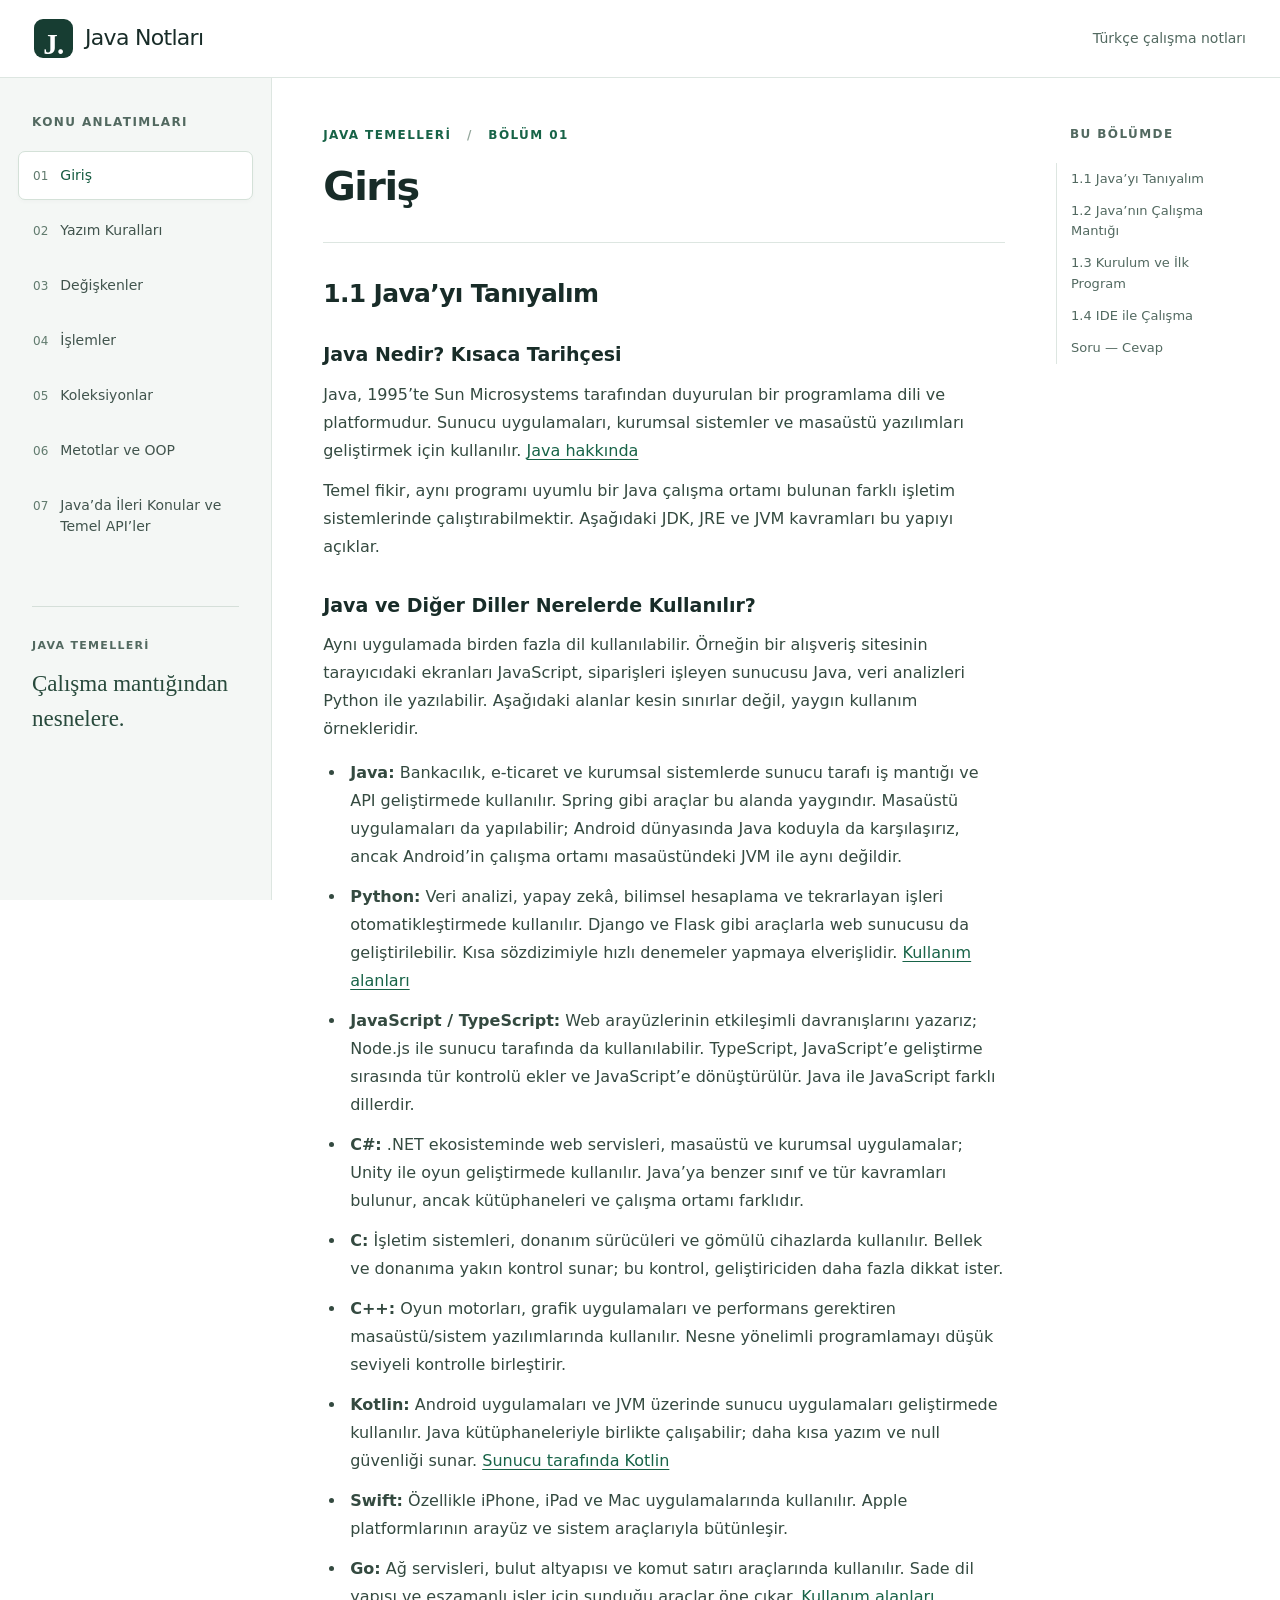
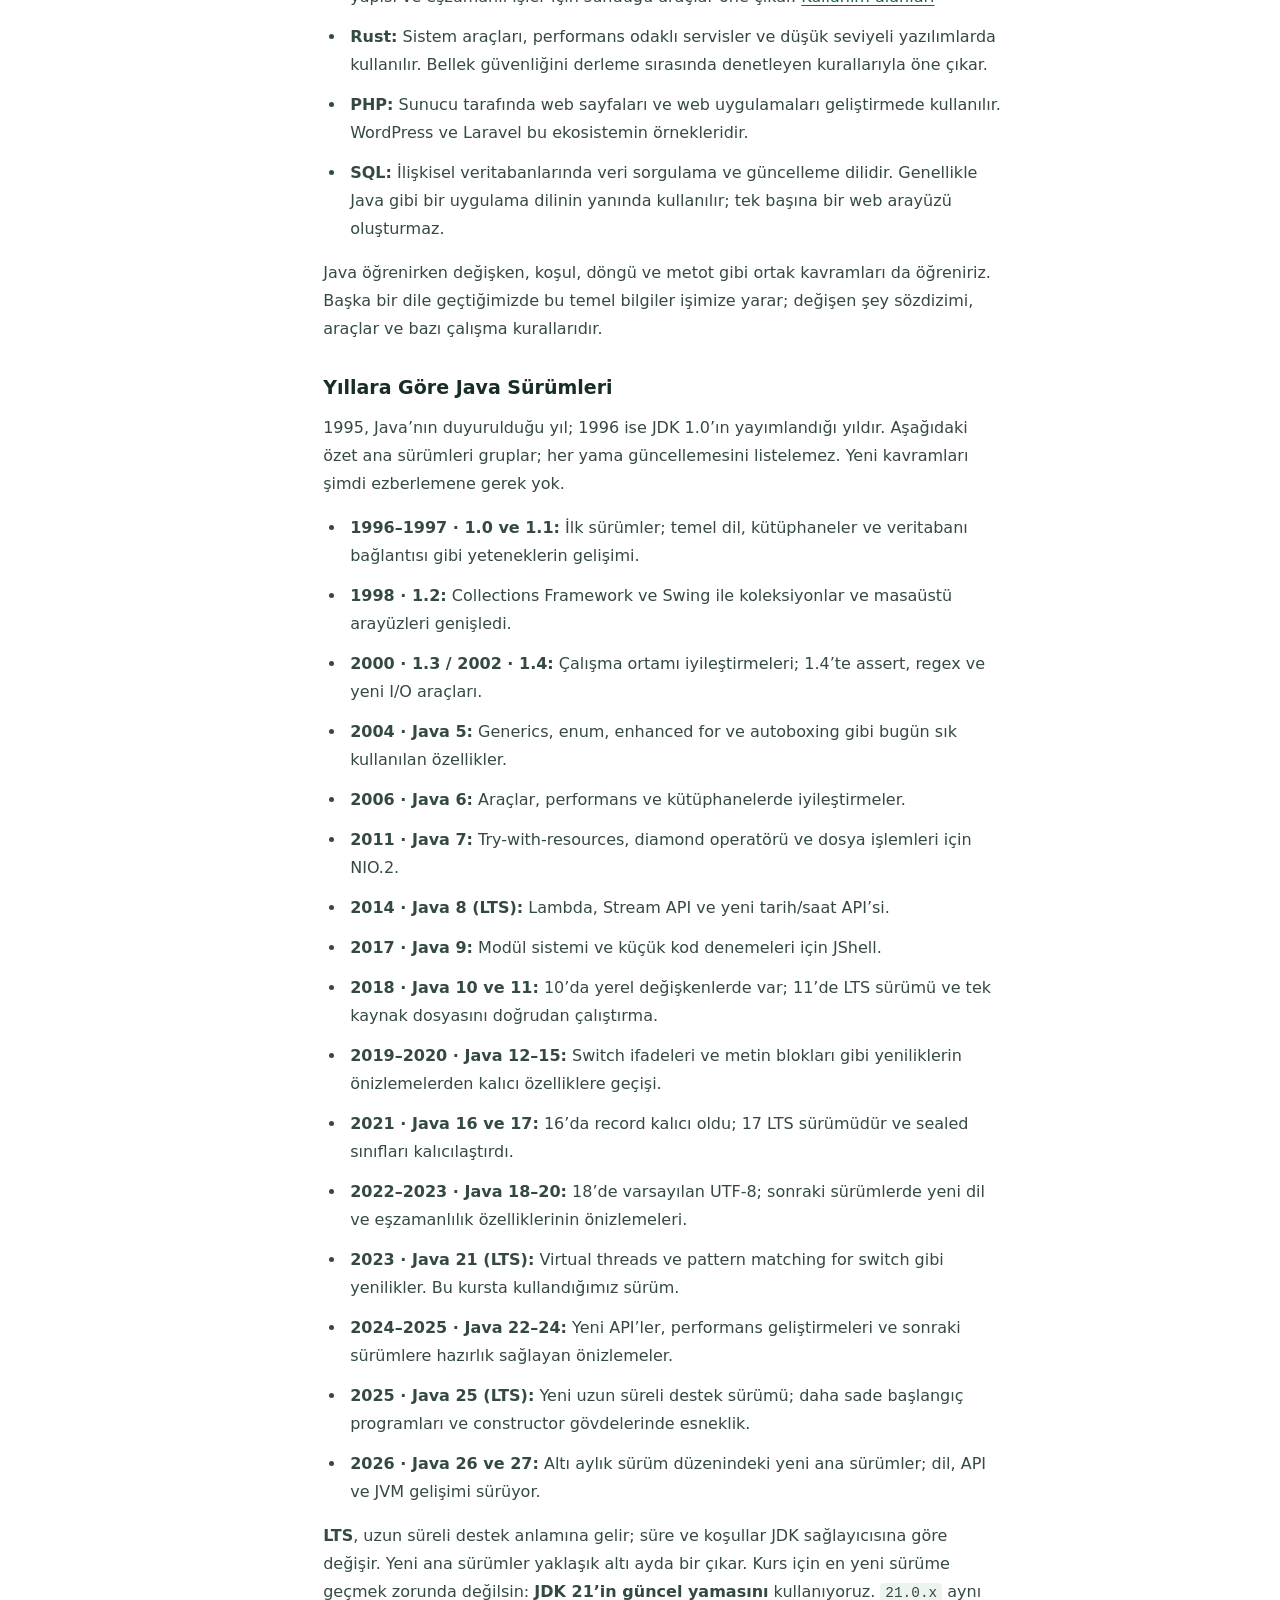
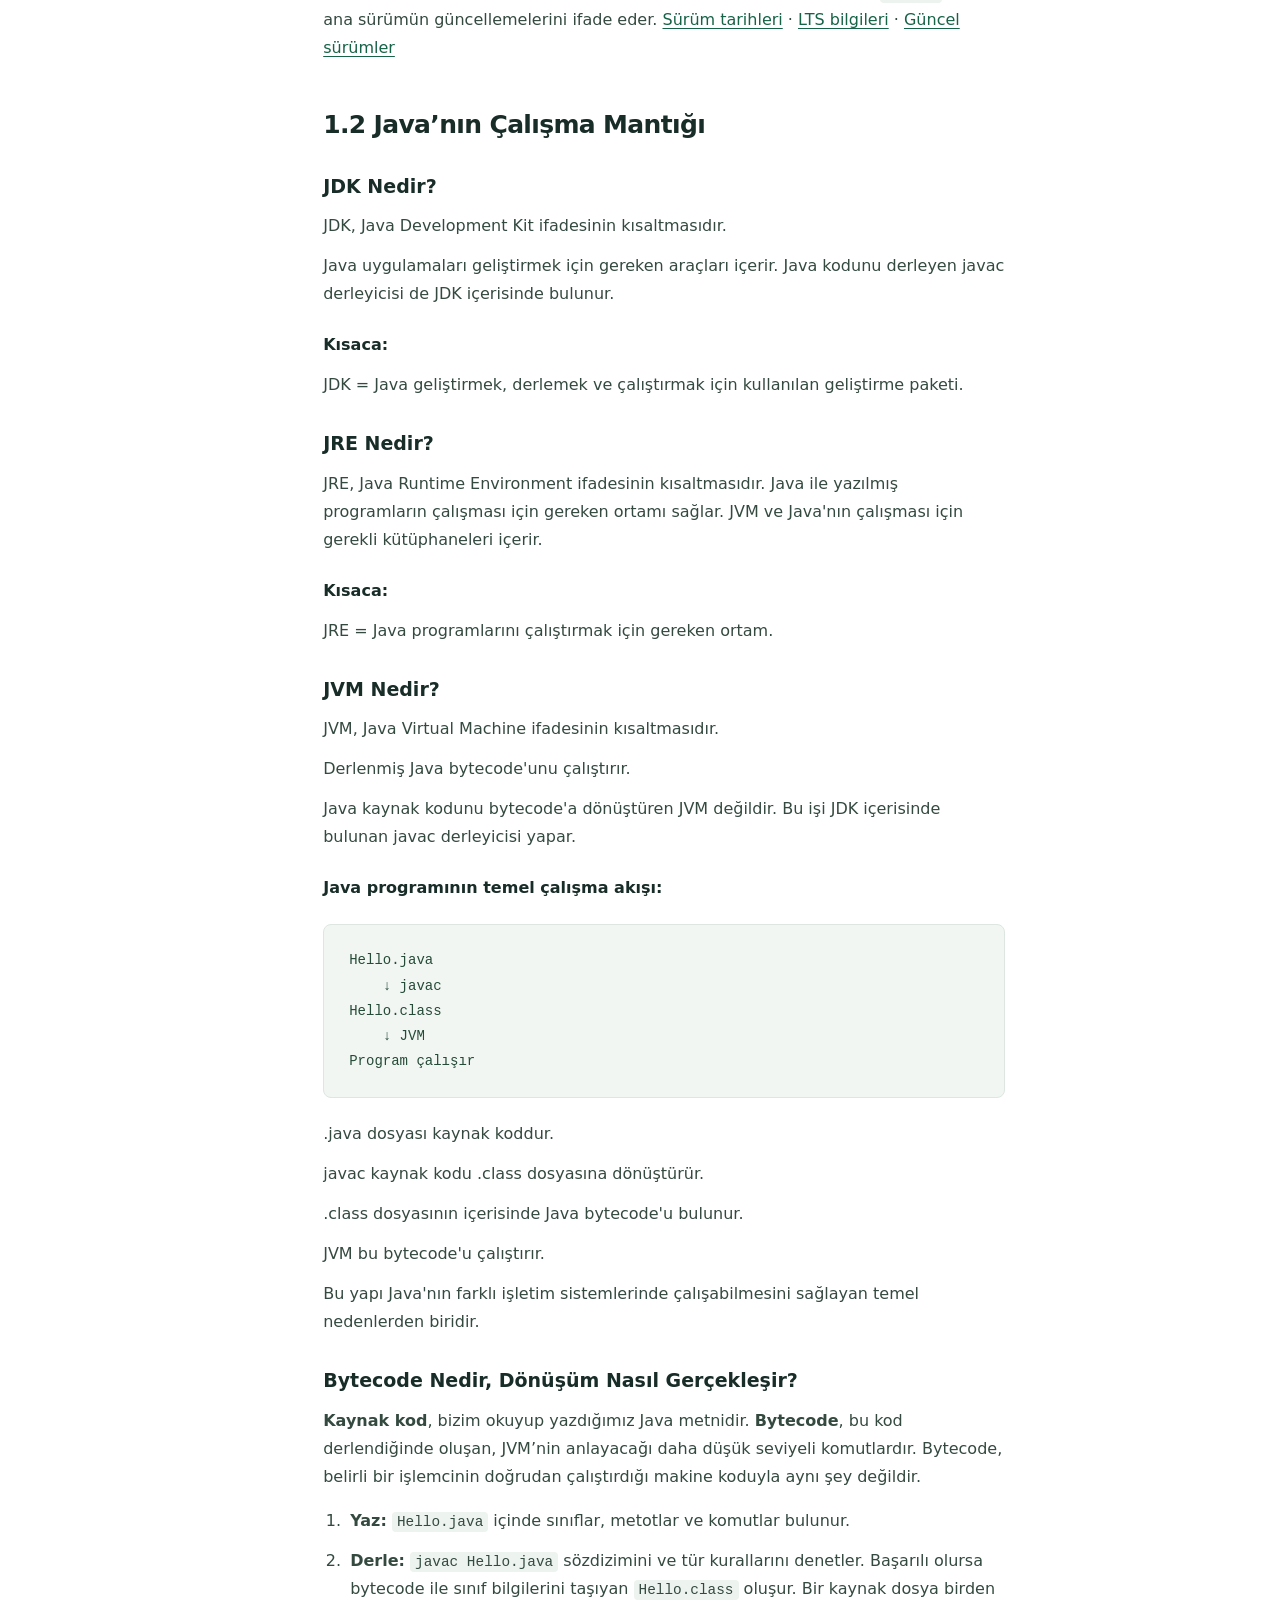
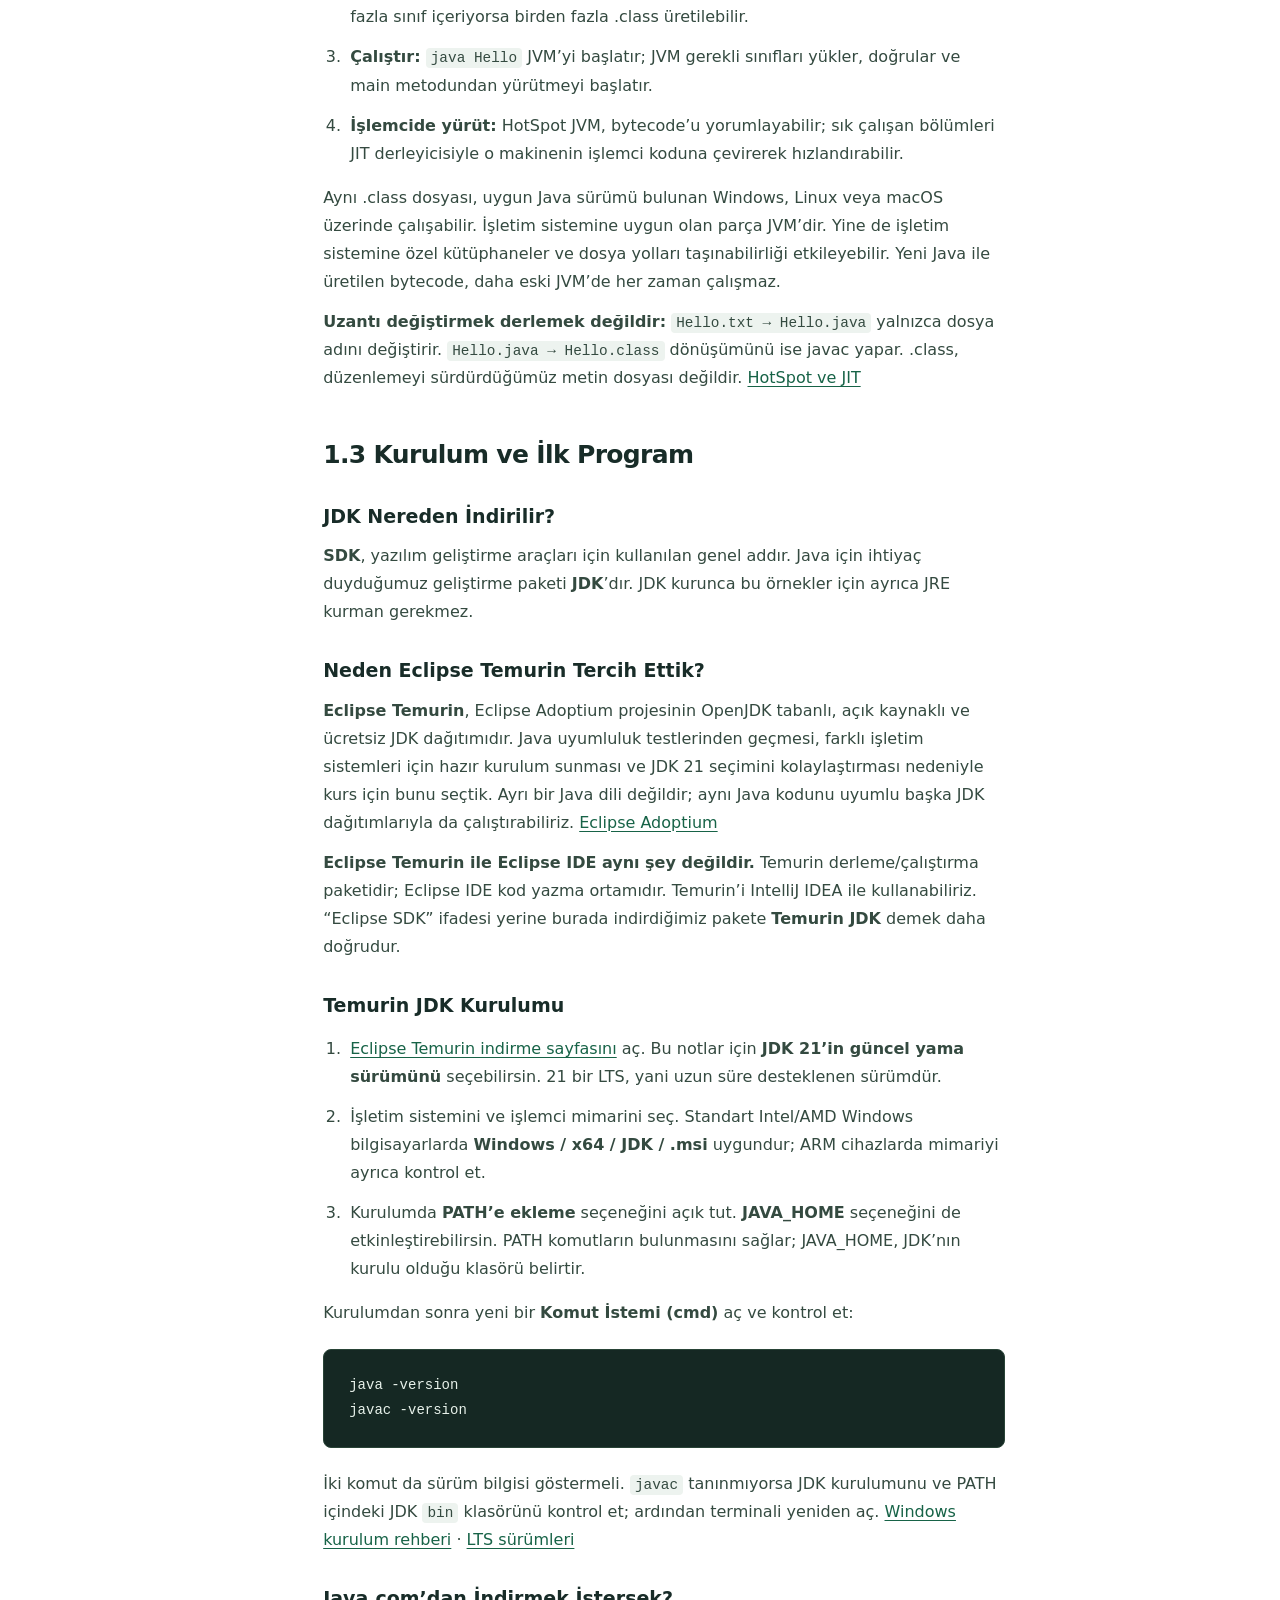
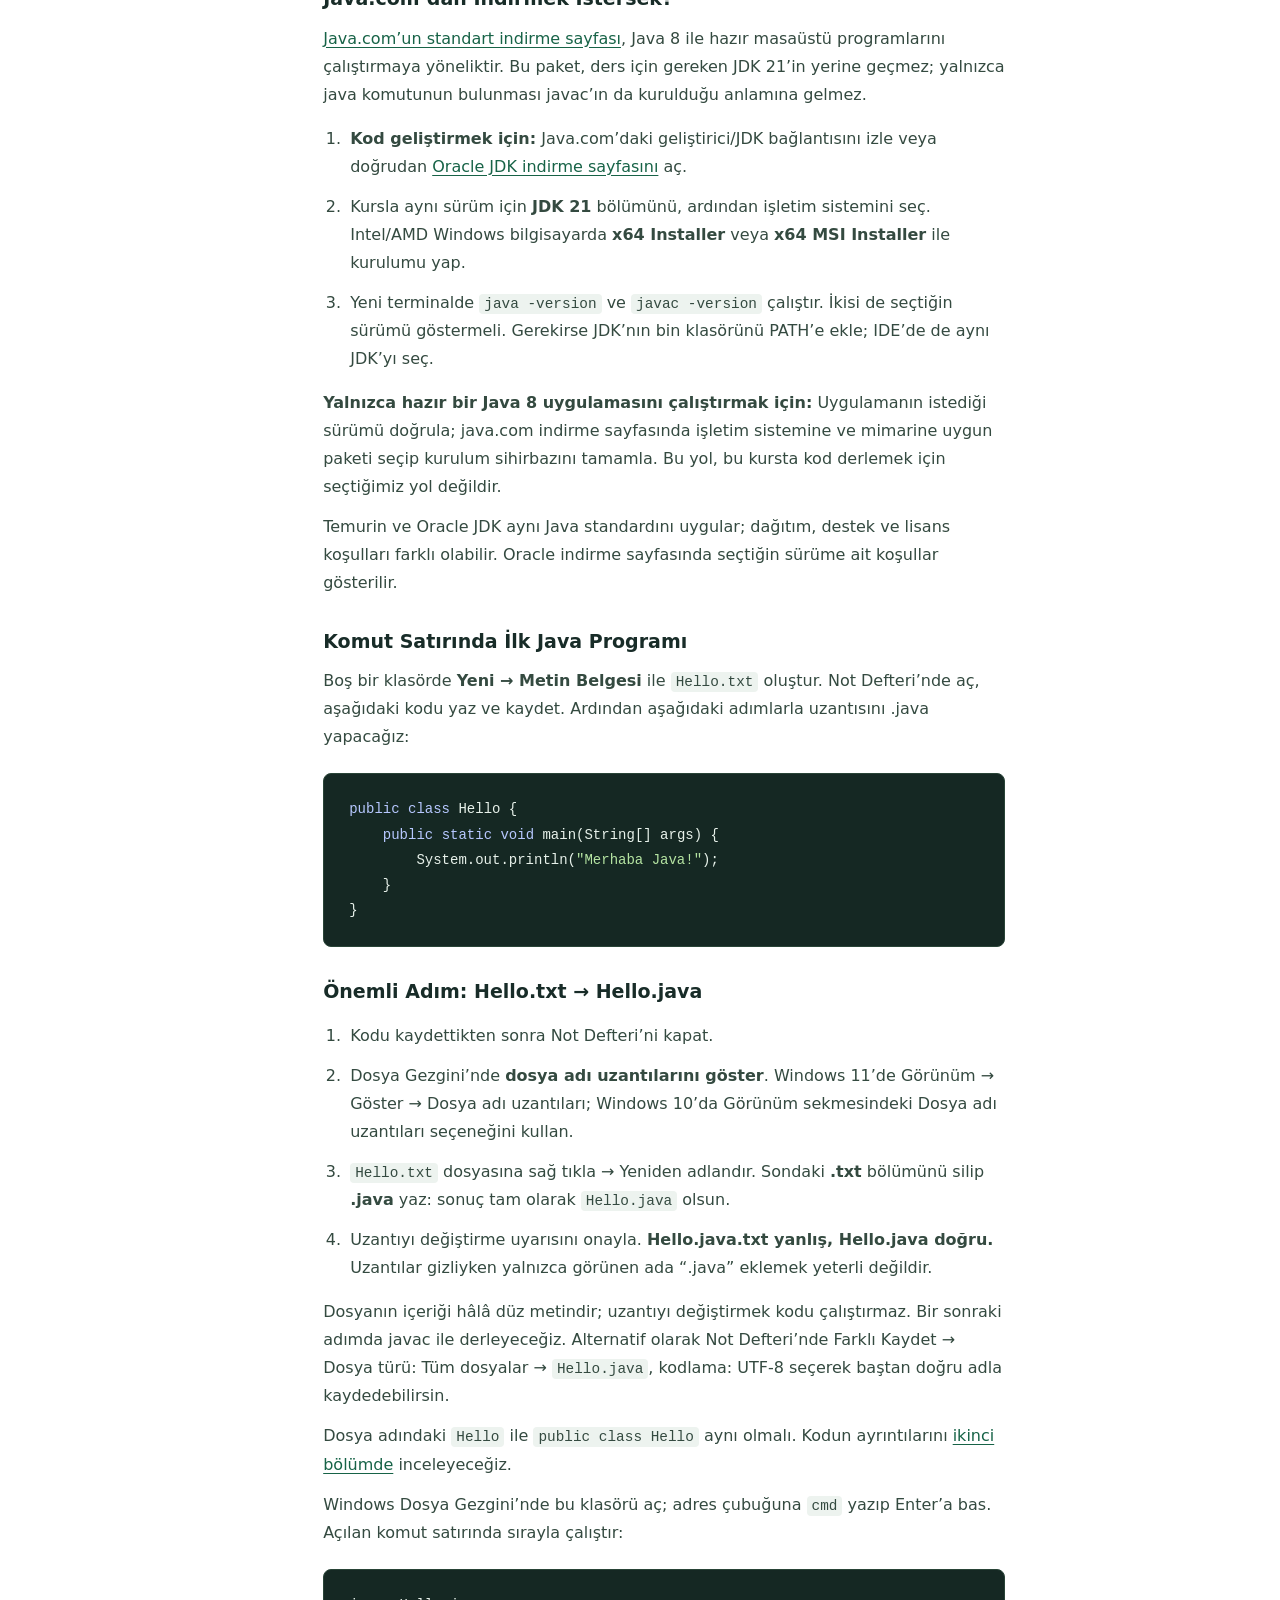
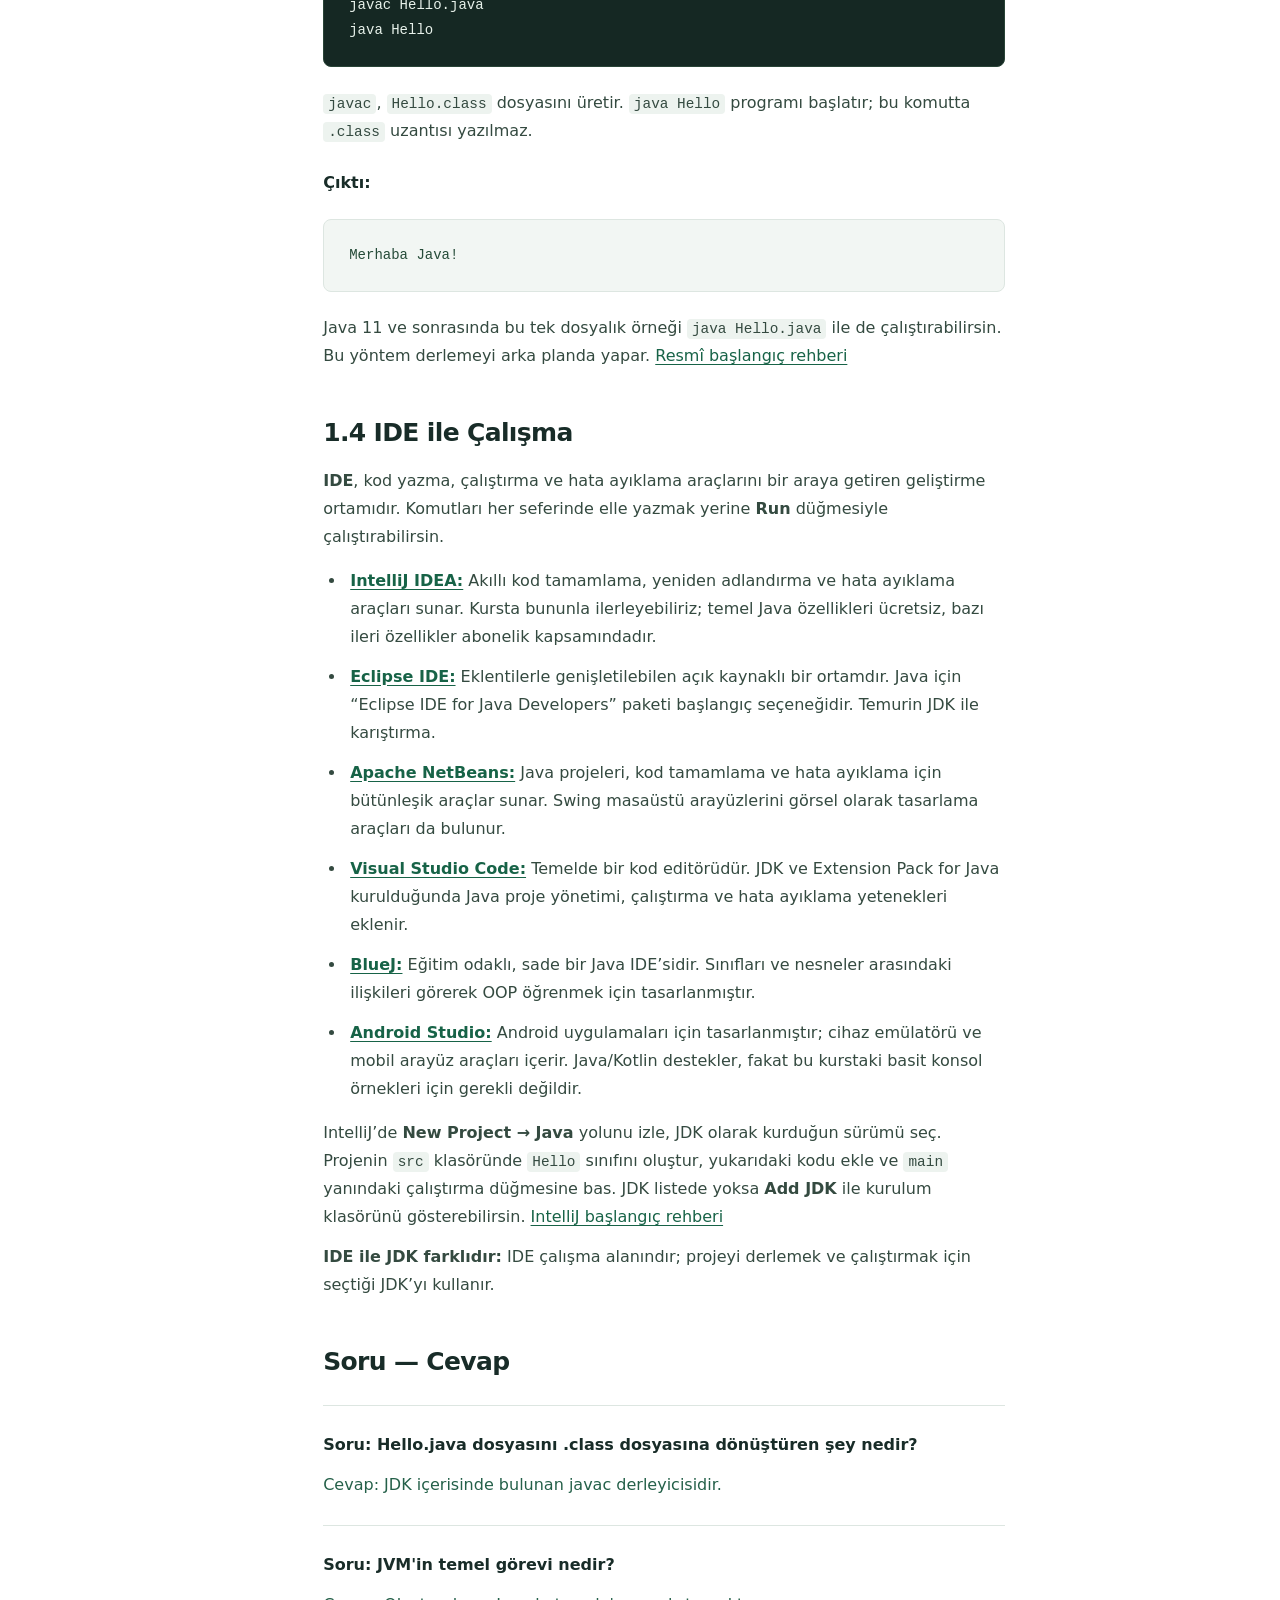
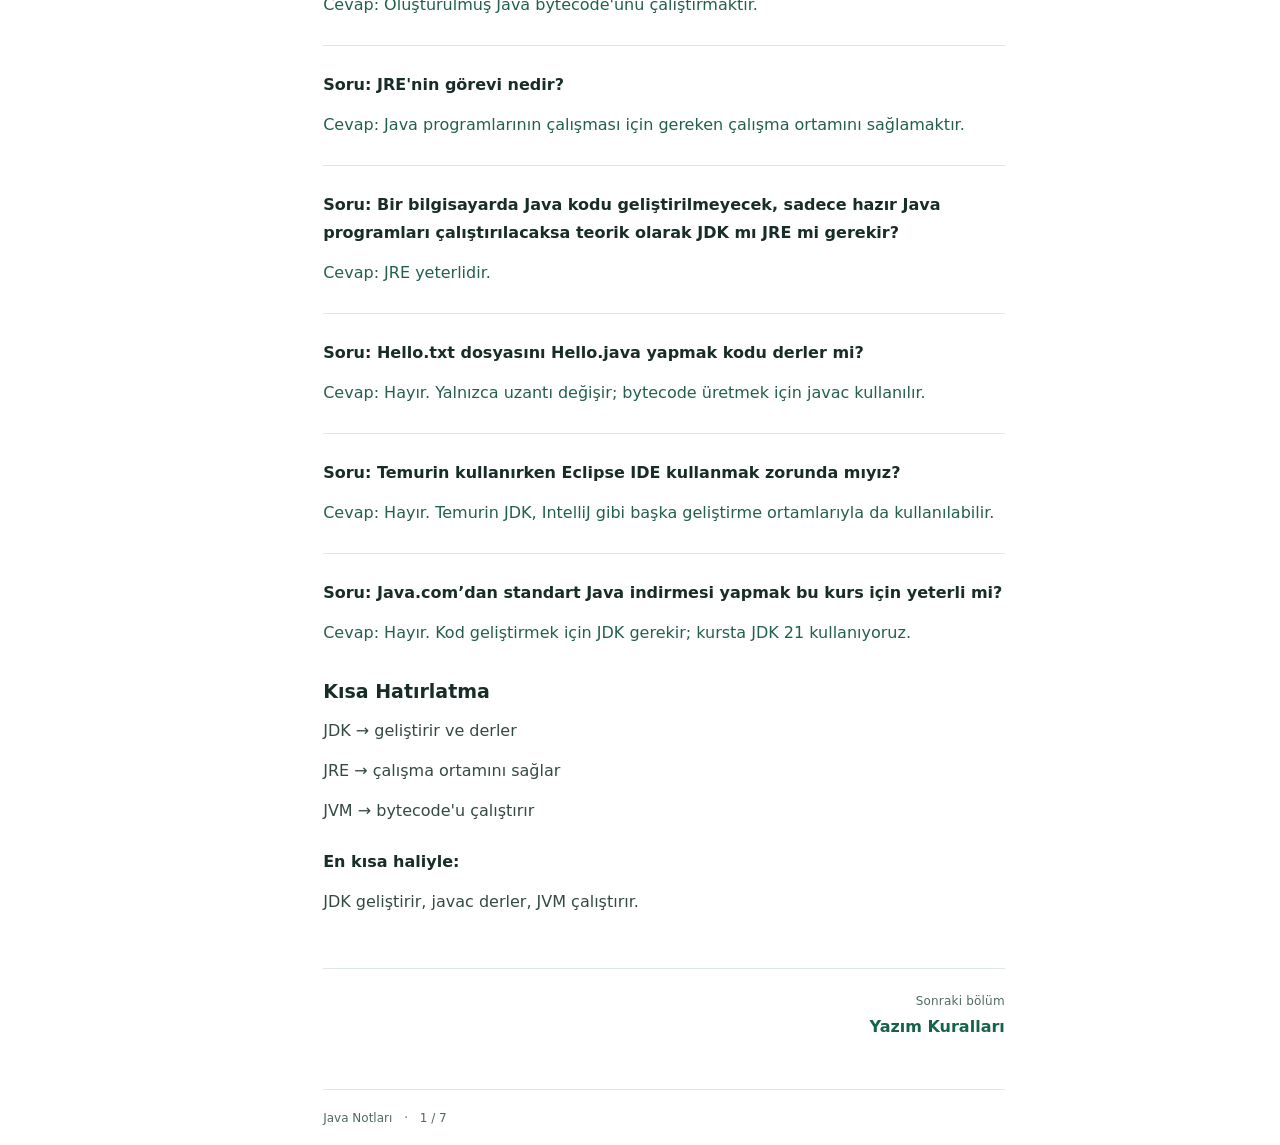
<file: index.html>
<!doctype html>
<html lang="tr" class="no-js">
<head><meta charset="utf-8"><meta name="viewport" content="width=device-width, initial-scale=1">
<title>Giriş · Java Notları</title>
<meta name="description" content="Java’ya kısa giriş: tarihçe, JDK kurulumu, JVM, komut satırında ilk program ve IDE seçenekleri.">
<meta name="theme-color" content="#173d32"><link rel="icon" href="favicon.svg" type="image/svg+xml">
<link rel="stylesheet" href="style.css?v=3"><script src="app.js" defer></script></head>
<body id="top"><a class="skip-link" href="#icerik">İçeriğe geç</a>
<header class="topbar"><a class="brand" href="index.html"><span class="brand-mark" aria-hidden="true">J.</span><span>Java <strong>Notları</strong></span></a><span class="topbar-caption">Türkçe çalışma notları</span><button class="menu-toggle" type="button" aria-expanded="false" aria-controls="sidebar">☰ Konular</button></header>
<div class="layout"><aside class="sidebar" id="sidebar"><p class="nav-label">KONU ANLATIMLARI</p><nav aria-label="Bölümler"><a href="index.html" aria-current="page"><span class="chapter-number">01</span><span>Giriş</span></a><a href="main-metodu.html"><span class="chapter-number">02</span><span>Yazım Kuralları</span></a><a href="degiskenler.html"><span class="chapter-number">03</span><span>Değişkenler</span></a><a href="operatorler-donguler.html"><span class="chapter-number">04</span><span>İşlemler</span></a><a href="koleksiyonlar-stream.html"><span class="chapter-number">05</span><span>Koleksiyonlar</span></a><a href="metotlar-oop.html"><span class="chapter-number">06</span><span>Metotlar ve OOP</span></a><a href="ileri-konular-api.html"><span class="chapter-number">07</span><span>Java’da İleri Konular ve Temel API’ler</span></a></nav><div class="sidebar-note"><span>JAVA TEMELLERİ</span><p>Çalışma mantığından<br>nesnelere.</p></div></aside>
<main id="icerik" tabindex="-1"><div class="chapter-heading"><p class="eyebrow">JAVA TEMELLERİ <span>/</span> BÖLÜM 01</p><h1>Giriş</h1></div>
<details class="mobile-toc"><summary>Bu bölümde</summary><nav aria-label="Bölüm içi bağlantılar"><a href="#java-tarihce">1.1 Java’yı Tanıyalım</a><a href="#konu-1">1.2 Java’nın Çalışma Mantığı</a><a href="#jdk-kurulumu">1.3 Kurulum ve İlk Program</a><a href="#ide">1.4 IDE ile Çalışma</a><a href="#konu-4">Soru — Cevap</a></nav></details>
<article><h2 id="java-tarihce">1.1 Java’yı Tanıyalım</h2>
<h3>Java Nedir? Kısaca Tarihçesi</h3><p>Java, 1995’te Sun Microsystems tarafından duyurulan bir programlama dili ve platformudur. Sunucu uygulamaları, kurumsal sistemler ve masaüstü yazılımları geliştirmek için kullanılır. <a href="https://www.java.com/download/help/whatis_java.html">Java hakkında</a></p>
<p>Temel fikir, aynı programı uyumlu bir Java çalışma ortamı bulunan farklı işletim sistemlerinde çalıştırabilmektir. Aşağıdaki JDK, JRE ve JVM kavramları bu yapıyı açıklar.</p>

<h3 id="dillerle-kiyaslama">Java ve Diğer Diller Nerelerde Kullanılır?</h3>
<p>Aynı uygulamada birden fazla dil kullanılabilir. Örneğin bir alışveriş sitesinin tarayıcıdaki ekranları JavaScript, siparişleri işleyen sunucusu Java, veri analizleri Python ile yazılabilir. Aşağıdaki alanlar kesin sınırlar değil, yaygın kullanım örnekleridir.</p>
<ul class="intro-list">
<li><strong>Java:</strong> Bankacılık, e-ticaret ve kurumsal sistemlerde sunucu tarafı iş mantığı ve API geliştirmede kullanılır. Spring gibi araçlar bu alanda yaygındır. Masaüstü uygulamaları da yapılabilir; Android dünyasında Java koduyla da karşılaşırız, ancak Android’in çalışma ortamı masaüstündeki JVM ile aynı değildir.</li>
<li><strong>Python:</strong> Veri analizi, yapay zekâ, bilimsel hesaplama ve tekrarlayan işleri otomatikleştirmede kullanılır. Django ve Flask gibi araçlarla web sunucusu da geliştirilebilir. Kısa sözdizimiyle hızlı denemeler yapmaya elverişlidir. <a href="https://www.python.org/about/apps/">Kullanım alanları</a></li>
<li><strong>JavaScript / TypeScript:</strong> Web arayüzlerinin etkileşimli davranışlarını yazarız; Node.js ile sunucu tarafında da kullanılabilir. TypeScript, JavaScript’e geliştirme sırasında tür kontrolü ekler ve JavaScript’e dönüştürülür. Java ile JavaScript farklı dillerdir.</li>
<li><strong>C#:</strong> .NET ekosisteminde web servisleri, masaüstü ve kurumsal uygulamalar; Unity ile oyun geliştirmede kullanılır. Java’ya benzer sınıf ve tür kavramları bulunur, ancak kütüphaneleri ve çalışma ortamı farklıdır.</li>
<li><strong>C:</strong> İşletim sistemleri, donanım sürücüleri ve gömülü cihazlarda kullanılır. Bellek ve donanıma yakın kontrol sunar; bu kontrol, geliştiriciden daha fazla dikkat ister.</li>
<li><strong>C++:</strong> Oyun motorları, grafik uygulamaları ve performans gerektiren masaüstü/sistem yazılımlarında kullanılır. Nesne yönelimli programlamayı düşük seviyeli kontrolle birleştirir.</li>
<li><strong>Kotlin:</strong> Android uygulamaları ve JVM üzerinde sunucu uygulamaları geliştirmede kullanılır. Java kütüphaneleriyle birlikte çalışabilir; daha kısa yazım ve null güvenliği sunar. <a href="https://kotlinlang.org/docs/server-overview.html">Sunucu tarafında Kotlin</a></li>
<li><strong>Swift:</strong> Özellikle iPhone, iPad ve Mac uygulamalarında kullanılır. Apple platformlarının arayüz ve sistem araçlarıyla bütünleşir.</li>
<li><strong>Go:</strong> Ağ servisleri, bulut altyapısı ve komut satırı araçlarında kullanılır. Sade dil yapısı ve eşzamanlı işler için sunduğu araçlar öne çıkar. <a href="https://go.dev/solutions/use-cases">Kullanım alanları</a></li>
<li><strong>Rust:</strong> Sistem araçları, performans odaklı servisler ve düşük seviyeli yazılımlarda kullanılır. Bellek güvenliğini derleme sırasında denetleyen kurallarıyla öne çıkar.</li>
<li><strong>PHP:</strong> Sunucu tarafında web sayfaları ve web uygulamaları geliştirmede kullanılır. WordPress ve Laravel bu ekosistemin örnekleridir.</li>
<li><strong>SQL:</strong> İlişkisel veritabanlarında veri sorgulama ve güncelleme dilidir. Genellikle Java gibi bir uygulama dilinin yanında kullanılır; tek başına bir web arayüzü oluşturmaz.</li>
</ul>
<p>Java öğrenirken değişken, koşul, döngü ve metot gibi ortak kavramları da öğreniriz. Başka bir dile geçtiğimizde bu temel bilgiler işimize yarar; değişen şey sözdizimi, araçlar ve bazı çalışma kurallarıdır.</p>
<h3 id="java-surumleri">Yıllara Göre Java Sürümleri</h3>
<p>1995, Java’nın duyurulduğu yıl; 1996 ise JDK 1.0’ın yayımlandığı yıldır. Aşağıdaki özet ana sürümleri gruplar; her yama güncellemesini listelemez. Yeni kavramları şimdi ezberlemene gerek yok.</p>
<ul class="intro-list">
<li><strong>1996–1997 · 1.0 ve 1.1:</strong> İlk sürümler; temel dil, kütüphaneler ve veritabanı bağlantısı gibi yeteneklerin gelişimi.</li>
<li><strong>1998 · 1.2:</strong> Collections Framework ve Swing ile koleksiyonlar ve masaüstü arayüzleri genişledi.</li>
<li><strong>2000 · 1.3 / 2002 · 1.4:</strong> Çalışma ortamı iyileştirmeleri; 1.4’te assert, regex ve yeni I/O araçları.</li>
<li><strong>2004 · Java 5:</strong> Generics, enum, enhanced for ve autoboxing gibi bugün sık kullanılan özellikler.</li>
<li><strong>2006 · Java 6:</strong> Araçlar, performans ve kütüphanelerde iyileştirmeler.</li>
<li><strong>2011 · Java 7:</strong> Try-with-resources, diamond operatörü ve dosya işlemleri için NIO.2.</li>
<li><strong>2014 · Java 8 (LTS):</strong> Lambda, Stream API ve yeni tarih/saat API’si.</li>
<li><strong>2017 · Java 9:</strong> Modül sistemi ve küçük kod denemeleri için JShell.</li>
<li><strong>2018 · Java 10 ve 11:</strong> 10’da yerel değişkenlerde var; 11’de LTS sürümü ve tek kaynak dosyasını doğrudan çalıştırma.</li>
<li><strong>2019–2020 · Java 12–15:</strong> Switch ifadeleri ve metin blokları gibi yeniliklerin önizlemelerden kalıcı özelliklere geçişi.</li>
<li><strong>2021 · Java 16 ve 17:</strong> 16’da record kalıcı oldu; 17 LTS sürümüdür ve sealed sınıfları kalıcılaştırdı.</li>
<li><strong>2022–2023 · Java 18–20:</strong> 18’de varsayılan UTF-8; sonraki sürümlerde yeni dil ve eşzamanlılık özelliklerinin önizlemeleri.</li>
<li><strong>2023 · Java 21 (LTS):</strong> Virtual threads ve pattern matching for switch gibi yenilikler. Bu kursta kullandığımız sürüm.</li>
<li><strong>2024–2025 · Java 22–24:</strong> Yeni API’ler, performans geliştirmeleri ve sonraki sürümlere hazırlık sağlayan önizlemeler.</li>
<li><strong>2025 · Java 25 (LTS):</strong> Yeni uzun süreli destek sürümü; daha sade başlangıç programları ve constructor gövdelerinde esneklik.</li>
<li><strong>2026 · Java 26 ve 27:</strong> Altı aylık sürüm düzenindeki yeni ana sürümler; dil, API ve JVM gelişimi sürüyor.</li>
</ul>
<p><strong>LTS</strong>, uzun süreli destek anlamına gelir; süre ve koşullar JDK sağlayıcısına göre değişir. Yeni ana sürümler yaklaşık altı ayda bir çıkar. Kurs için en yeni sürüme geçmek zorunda değilsin: <strong>JDK 21’in güncel yamasını</strong> kullanıyoruz. <code>21.0.x</code> aynı ana sürümün güncellemelerini ifade eder. <a href="https://ops.java/releases/">Sürüm tarihleri</a> · <a href="https://www.oracle.com/java/technologies/java-se-support-roadmap.html">LTS bilgileri</a> · <a href="https://www.oracle.com/java/technologies/downloads/">Güncel sürümler</a></p>
<h2 id="konu-1">1.2 Java’nın Çalışma Mantığı</h2><h3>JDK Nedir?</h3><p class="">JDK, Java Development Kit ifadesinin kısaltmasıdır.</p><p class="">Java uygulamaları geliştirmek için gereken araçları içerir. Java kodunu derleyen javac derleyicisi de JDK içerisinde bulunur.</p><p class="label">Kısaca:</p><p class="">JDK = Java geliştirmek, derlemek ve çalıştırmak için kullanılan geliştirme paketi.</p><h3 id="konu-2">JRE Nedir?</h3><p class="">JRE, Java Runtime Environment ifadesinin kısaltmasıdır. Java ile yazılmış programların çalışması için gereken ortamı sağlar. JVM ve Java'nın çalışması için gerekli kütüphaneleri içerir.</p><p class="label">Kısaca:</p><p class="">JRE = Java programlarını çalıştırmak için gereken ortam.</p><h3 id="konu-3">JVM Nedir?</h3><p class="">JVM, Java Virtual Machine ifadesinin kısaltmasıdır.</p><p class="">Derlenmiş Java bytecode'unu çalıştırır.</p><p class="">Java kaynak kodunu bytecode'a dönüştüren JVM değildir. Bu işi JDK içerisinde bulunan javac derleyicisi yapar.</p><p class="label">Java programının temel çalışma akışı:</p><pre class="flow" aria-label="Java çalışma akışı">Hello.java
    ↓ javac
Hello.class
    ↓ JVM
Program çalışır</pre><p class="">.java dosyası kaynak koddur.</p><p class="">javac kaynak kodu .class dosyasına dönüştürür.</p><p class="">.class dosyasının içerisinde Java bytecode'u bulunur.</p><p class="">JVM bu bytecode'u çalıştırır.</p><p class="">Bu yapı Java'nın farklı işletim sistemlerinde çalışabilmesini sağlayan temel nedenlerden biridir.</p><h3>Bytecode Nedir, Dönüşüm Nasıl Gerçekleşir?</h3>
<p><strong>Kaynak kod</strong>, bizim okuyup yazdığımız Java metnidir. <strong>Bytecode</strong>, bu kod derlendiğinde oluşan, JVM’nin anlayacağı daha düşük seviyeli komutlardır. Bytecode, belirli bir işlemcinin doğrudan çalıştırdığı makine koduyla aynı şey değildir.</p>
<ol class="intro-list">
<li><strong>Yaz:</strong> <code>Hello.java</code> içinde sınıflar, metotlar ve komutlar bulunur.</li>
<li><strong>Derle:</strong> <code>javac Hello.java</code> sözdizimini ve tür kurallarını denetler. Başarılı olursa bytecode ile sınıf bilgilerini taşıyan <code>Hello.class</code> oluşur. Bir kaynak dosya birden fazla sınıf içeriyorsa birden fazla .class üretilebilir.</li>
<li><strong>Çalıştır:</strong> <code>java Hello</code> JVM’yi başlatır; JVM gerekli sınıfları yükler, doğrular ve main metodundan yürütmeyi başlatır.</li>
<li><strong>İşlemcide yürüt:</strong> HotSpot JVM, bytecode’u yorumlayabilir; sık çalışan bölümleri JIT derleyicisiyle o makinenin işlemci koduna çevirerek hızlandırabilir.</li>
</ol>
<p>Aynı .class dosyası, uygun Java sürümü bulunan Windows, Linux veya macOS üzerinde çalışabilir. İşletim sistemine uygun olan parça JVM’dir. Yine de işletim sistemine özel kütüphaneler ve dosya yolları taşınabilirliği etkileyebilir. Yeni Java ile üretilen bytecode, daha eski JVM’de her zaman çalışmaz.</p>
<p><strong>Uzantı değiştirmek derlemek değildir:</strong> <code>Hello.txt → Hello.java</code> yalnızca dosya adını değiştirir. <code>Hello.java → Hello.class</code> dönüşümünü ise javac yapar. .class, düzenlemeyi sürdürdüğümüz metin dosyası değildir. <a href="https://docs.oracle.com/en/java/javase/21/vm/java-hotspot-virtual-machine-performance-enhancements.html">HotSpot ve JIT</a></p>
<h2 id="jdk-kurulumu">1.3 Kurulum ve İlk Program</h2>
<h3>JDK Nereden İndirilir?</h3><p><strong>SDK</strong>, yazılım geliştirme araçları için kullanılan genel addır. Java için ihtiyaç duyduğumuz geliştirme paketi <strong>JDK</strong>’dır. JDK kurunca bu örnekler için ayrıca JRE kurman gerekmez.</p>
<h3>Neden Eclipse Temurin Tercih Ettik?</h3>
<p><strong>Eclipse Temurin</strong>, Eclipse Adoptium projesinin OpenJDK tabanlı, açık kaynaklı ve ücretsiz JDK dağıtımıdır. Java uyumluluk testlerinden geçmesi, farklı işletim sistemleri için hazır kurulum sunması ve JDK 21 seçimini kolaylaştırması nedeniyle kurs için bunu seçtik. Ayrı bir Java dili değildir; aynı Java kodunu uyumlu başka JDK dağıtımlarıyla da çalıştırabiliriz. <a href="https://adoptium.net/">Eclipse Adoptium</a></p>
<p><strong>Eclipse Temurin ile Eclipse IDE aynı şey değildir.</strong> Temurin derleme/çalıştırma paketidir; Eclipse IDE kod yazma ortamıdır. Temurin’i IntelliJ IDEA ile kullanabiliriz. “Eclipse SDK” ifadesi yerine burada indirdiğimiz pakete <strong>Temurin JDK</strong> demek daha doğrudur.</p>
<h3>Temurin JDK Kurulumu</h3>
<ol class="intro-list">
<li><a href="https://adoptium.net/temurin/releases/">Eclipse Temurin indirme sayfasını</a> aç. Bu notlar için <strong>JDK 21’in güncel yama sürümünü</strong> seçebilirsin. 21 bir LTS, yani uzun süre desteklenen sürümdür.</li>
<li>İşletim sistemini ve işlemci mimarini seç. Standart Intel/AMD Windows bilgisayarlarda <strong>Windows / x64 / JDK / .msi</strong> uygundur; ARM cihazlarda mimariyi ayrıca kontrol et.</li>
<li>Kurulumda <strong>PATH’e ekleme</strong> seçeneğini açık tut. <strong>JAVA_HOME</strong> seçeneğini de etkinleştirebilirsin. PATH komutların bulunmasını sağlar; JAVA_HOME, JDK’nın kurulu olduğu klasörü belirtir.</li>
</ol>
<p>Kurulumdan sonra yeni bir <strong>Komut İstemi (cmd)</strong> aç ve kontrol et:</p>
<pre class="code" tabindex="0" aria-label="Kurulum kontrol komutları"><code>java -version
javac -version</code></pre>
<p>İki komut da sürüm bilgisi göstermeli. <code>javac</code> tanınmıyorsa JDK kurulumunu ve PATH içindeki JDK <code>bin</code> klasörünü kontrol et; ardından terminali yeniden aç. <a href="https://adoptium.net/installation/windows">Windows kurulum rehberi</a> · <a href="https://adoptium.net/support/">LTS sürümleri</a></p>

<h3>Java.com’dan İndirmek İstersek?</h3>
<p><a href="https://www.java.com/en/download/">Java.com’un standart indirme sayfası</a>, Java 8 ile hazır masaüstü programlarını çalıştırmaya yöneliktir. Bu paket, ders için gereken JDK 21’in yerine geçmez; yalnızca java komutunun bulunması javac’ın da kurulduğu anlamına gelmez.</p>
<ol class="intro-list">
<li><strong>Kod geliştirmek için:</strong> Java.com’daki geliştirici/JDK bağlantısını izle veya doğrudan <a href="https://www.oracle.com/java/technologies/downloads/">Oracle JDK indirme sayfasını</a> aç.</li>
<li>Kursla aynı sürüm için <strong>JDK 21</strong> bölümünü, ardından işletim sistemini seç. Intel/AMD Windows bilgisayarda <strong>x64 Installer</strong> veya <strong>x64 MSI Installer</strong> ile kurulumu yap.</li>
<li>Yeni terminalde <code>java -version</code> ve <code>javac -version</code> çalıştır. İkisi de seçtiğin sürümü göstermeli. Gerekirse JDK’nın bin klasörünü PATH’e ekle; IDE’de de aynı JDK’yı seç.</li>
</ol>
<p><strong>Yalnızca hazır bir Java 8 uygulamasını çalıştırmak için:</strong> Uygulamanın istediği sürümü doğrula; java.com indirme sayfasında işletim sistemine ve mimarine uygun paketi seçip kurulum sihirbazını tamamla. Bu yol, bu kursta kod derlemek için seçtiğimiz yol değildir.</p>
<p>Temurin ve Oracle JDK aynı Java standardını uygular; dağıtım, destek ve lisans koşulları farklı olabilir. Oracle indirme sayfasında seçtiğin sürüme ait koşullar gösterilir.</p>
<h3 id="komut-satiri">Komut Satırında İlk Java Programı</h3>
<p>Boş bir klasörde <strong>Yeni → Metin Belgesi</strong> ile <code>Hello.txt</code> oluştur. Not Defteri’nde aç, aşağıdaki kodu yaz ve kaydet. Ardından aşağıdaki adımlarla uzantısını .java yapacağız:</p>
<pre class="code" tabindex="0" aria-label="Hello.java kod örneği"><code><span class="keyword">public</span> <span class="keyword">class</span> Hello {
    <span class="keyword">public</span> <span class="keyword">static</span> <span class="keyword">void</span> main(String[] args) {
        System.out.println(<span class="string">"Merhaba Java!"</span>);
    }
}</code></pre>
<h3>Önemli Adım: Hello.txt → Hello.java</h3>
<ol class="intro-list">
<li>Kodu kaydettikten sonra Not Defteri’ni kapat.</li>
<li>Dosya Gezgini’nde <strong>dosya adı uzantılarını göster</strong>. Windows 11’de Görünüm → Göster → Dosya adı uzantıları; Windows 10’da Görünüm sekmesindeki Dosya adı uzantıları seçeneğini kullan.</li>
<li><code>Hello.txt</code> dosyasına sağ tıkla → Yeniden adlandır. Sondaki <strong>.txt</strong> bölümünü silip <strong>.java</strong> yaz: sonuç tam olarak <code>Hello.java</code> olsun.</li>
<li>Uzantıyı değiştirme uyarısını onayla. <strong>Hello.java.txt yanlış, Hello.java doğru.</strong> Uzantılar gizliyken yalnızca görünen ada “.java” eklemek yeterli değildir.</li>
</ol>
<p>Dosyanın içeriği hâlâ düz metindir; uzantıyı değiştirmek kodu çalıştırmaz. Bir sonraki adımda javac ile derleyeceğiz. Alternatif olarak Not Defteri’nde Farklı Kaydet → Dosya türü: Tüm dosyalar → <code>Hello.java</code>, kodlama: UTF-8 seçerek baştan doğru adla kaydedebilirsin.</p>
<p>Dosya adındaki <code>Hello</code> ile <code>public class Hello</code> aynı olmalı. Kodun ayrıntılarını <a href="main-metodu.html">ikinci bölümde</a> inceleyeceğiz.</p>
<p>Windows Dosya Gezgini’nde bu klasörü aç; adres çubuğuna <code>cmd</code> yazıp Enter’a bas. Açılan komut satırında sırayla çalıştır:</p>
<pre class="code" tabindex="0" aria-label="Derleme ve çalıştırma komutları"><code>javac Hello.java
java Hello</code></pre>
<p><code>javac</code>, <code>Hello.class</code> dosyasını üretir. <code>java Hello</code> programı başlatır; bu komutta <code>.class</code> uzantısı yazılmaz.</p>
<p class="label">Çıktı:</p>
<pre class="flow" aria-label="Program çıktısı">Merhaba Java!</pre>
<p>Java 11 ve sonrasında bu tek dosyalık örneği <code>java Hello.java</code> ile de çalıştırabilirsin. Bu yöntem derlemeyi arka planda yapar. <a href="https://dev.java/learn/getting-started/">Resmî başlangıç rehberi</a></p>

<h2 id="ide">1.4 IDE ile Çalışma</h2>
<p><strong>IDE</strong>, kod yazma, çalıştırma ve hata ayıklama araçlarını bir araya getiren geliştirme ortamıdır. Komutları her seferinde elle yazmak yerine <strong>Run</strong> düğmesiyle çalıştırabilirsin.</p>
<ul class="intro-list">
<li><a href="https://www.jetbrains.com/idea/download/"><strong>IntelliJ IDEA:</strong></a> Akıllı kod tamamlama, yeniden adlandırma ve hata ayıklama araçları sunar. Kursta bununla ilerleyebiliriz; temel Java özellikleri ücretsiz, bazı ileri özellikler abonelik kapsamındadır.</li>
<li><a href="https://www.eclipse.org/downloads/packages/"><strong>Eclipse IDE:</strong></a> Eklentilerle genişletilebilen açık kaynaklı bir ortamdır. Java için “Eclipse IDE for Java Developers” paketi başlangıç seçeneğidir. Temurin JDK ile karıştırma.</li>
<li><a href="https://netbeans.apache.org/"><strong>Apache NetBeans:</strong></a> Java projeleri, kod tamamlama ve hata ayıklama için bütünleşik araçlar sunar. Swing masaüstü arayüzlerini görsel olarak tasarlama araçları da bulunur.</li>
<li><a href="https://code.visualstudio.com/docs/java/java-tutorial"><strong>Visual Studio Code:</strong></a> Temelde bir kod editörüdür. JDK ve Extension Pack for Java kurulduğunda Java proje yönetimi, çalıştırma ve hata ayıklama yetenekleri eklenir.</li>
<li><a href="https://www.bluej.org/"><strong>BlueJ:</strong></a> Eğitim odaklı, sade bir Java IDE’sidir. Sınıfları ve nesneler arasındaki ilişkileri görerek OOP öğrenmek için tasarlanmıştır.</li>
<li><a href="https://developer.android.com/studio"><strong>Android Studio:</strong></a> Android uygulamaları için tasarlanmıştır; cihaz emülatörü ve mobil arayüz araçları içerir. Java/Kotlin destekler, fakat bu kurstaki basit konsol örnekleri için gerekli değildir.</li>
</ul>
<p>IntelliJ’de <strong>New Project → Java</strong> yolunu izle, JDK olarak kurduğun sürümü seç. Projenin <code>src</code> klasöründe <code>Hello</code> sınıfını oluştur, yukarıdaki kodu ekle ve <code>main</code> yanındaki çalıştırma düğmesine bas. JDK listede yoksa <strong>Add JDK</strong> ile kurulum klasörünü gösterebilirsin. <a href="https://www.jetbrains.com/help/idea/creating-and-running-your-first-java-application.html">IntelliJ başlangıç rehberi</a></p>
<p><strong>IDE ile JDK farklıdır:</strong> IDE çalışma alanındır; projeyi derlemek ve çalıştırmak için seçtiği JDK’yı kullanır.</p>
<h2 id="konu-4">Soru — Cevap</h2><p class="question">Soru: Hello.java dosyasını .class dosyasına dönüştüren şey nedir?</p><p class="answer">Cevap: JDK içerisinde bulunan javac derleyicisidir.</p><p class="question">Soru: JVM'in temel görevi nedir?</p><p class="answer">Cevap: Oluşturulmuş Java bytecode'unu çalıştırmaktır.</p><p class="question">Soru: JRE'nin görevi nedir?</p><p class="answer">Cevap: Java programlarının çalışması için gereken çalışma ortamını sağlamaktır.</p><p class="question">Soru: Bir bilgisayarda Java kodu geliştirilmeyecek, sadece hazır Java programları çalıştırılacaksa teorik olarak JDK mı JRE mi gerekir?</p><p class="answer">Cevap: JRE yeterlidir.</p><p class="question">Soru: Hello.txt dosyasını Hello.java yapmak kodu derler mi?</p><p class="answer">Cevap: Hayır. Yalnızca uzantı değişir; bytecode üretmek için javac kullanılır.</p><p class="question">Soru: Temurin kullanırken Eclipse IDE kullanmak zorunda mıyız?</p><p class="answer">Cevap: Hayır. Temurin JDK, IntelliJ gibi başka geliştirme ortamlarıyla da kullanılabilir.</p><p class="question">Soru: Java.com’dan standart Java indirmesi yapmak bu kurs için yeterli mi?</p><p class="answer">Cevap: Hayır. Kod geliştirmek için JDK gerekir; kursta JDK 21 kullanıyoruz.</p><h3 id="konu-5">Kısa Hatırlatma</h3><p class="">JDK → geliştirir ve derler</p><p class="">JRE → çalışma ortamını sağlar</p><p class="">JVM → bytecode'u çalıştırır</p><p class="label">En kısa haliyle:</p><p class="">JDK geliştirir, javac derler, JVM çalıştırır.</p></article><nav class="pagination" aria-label="Bölümler arası geçiş"><span></span><a href="main-metodu.html"><small>Sonraki bölüm</small>Yazım Kuralları</a></nav><footer>Java Notları <span>·</span> 1 / 7</footer></main>
<aside class="toc"><p class="nav-label">BU BÖLÜMDE</p><nav aria-label="Sayfa içindekiler"><a href="#java-tarihce">1.1 Java’yı Tanıyalım</a><a href="#konu-1">1.2 Java’nın Çalışma Mantığı</a><a href="#jdk-kurulumu">1.3 Kurulum ve İlk Program</a><a href="#ide">1.4 IDE ile Çalışma</a><a href="#konu-4">Soru — Cevap</a></nav></aside></div></body></html>
</file>
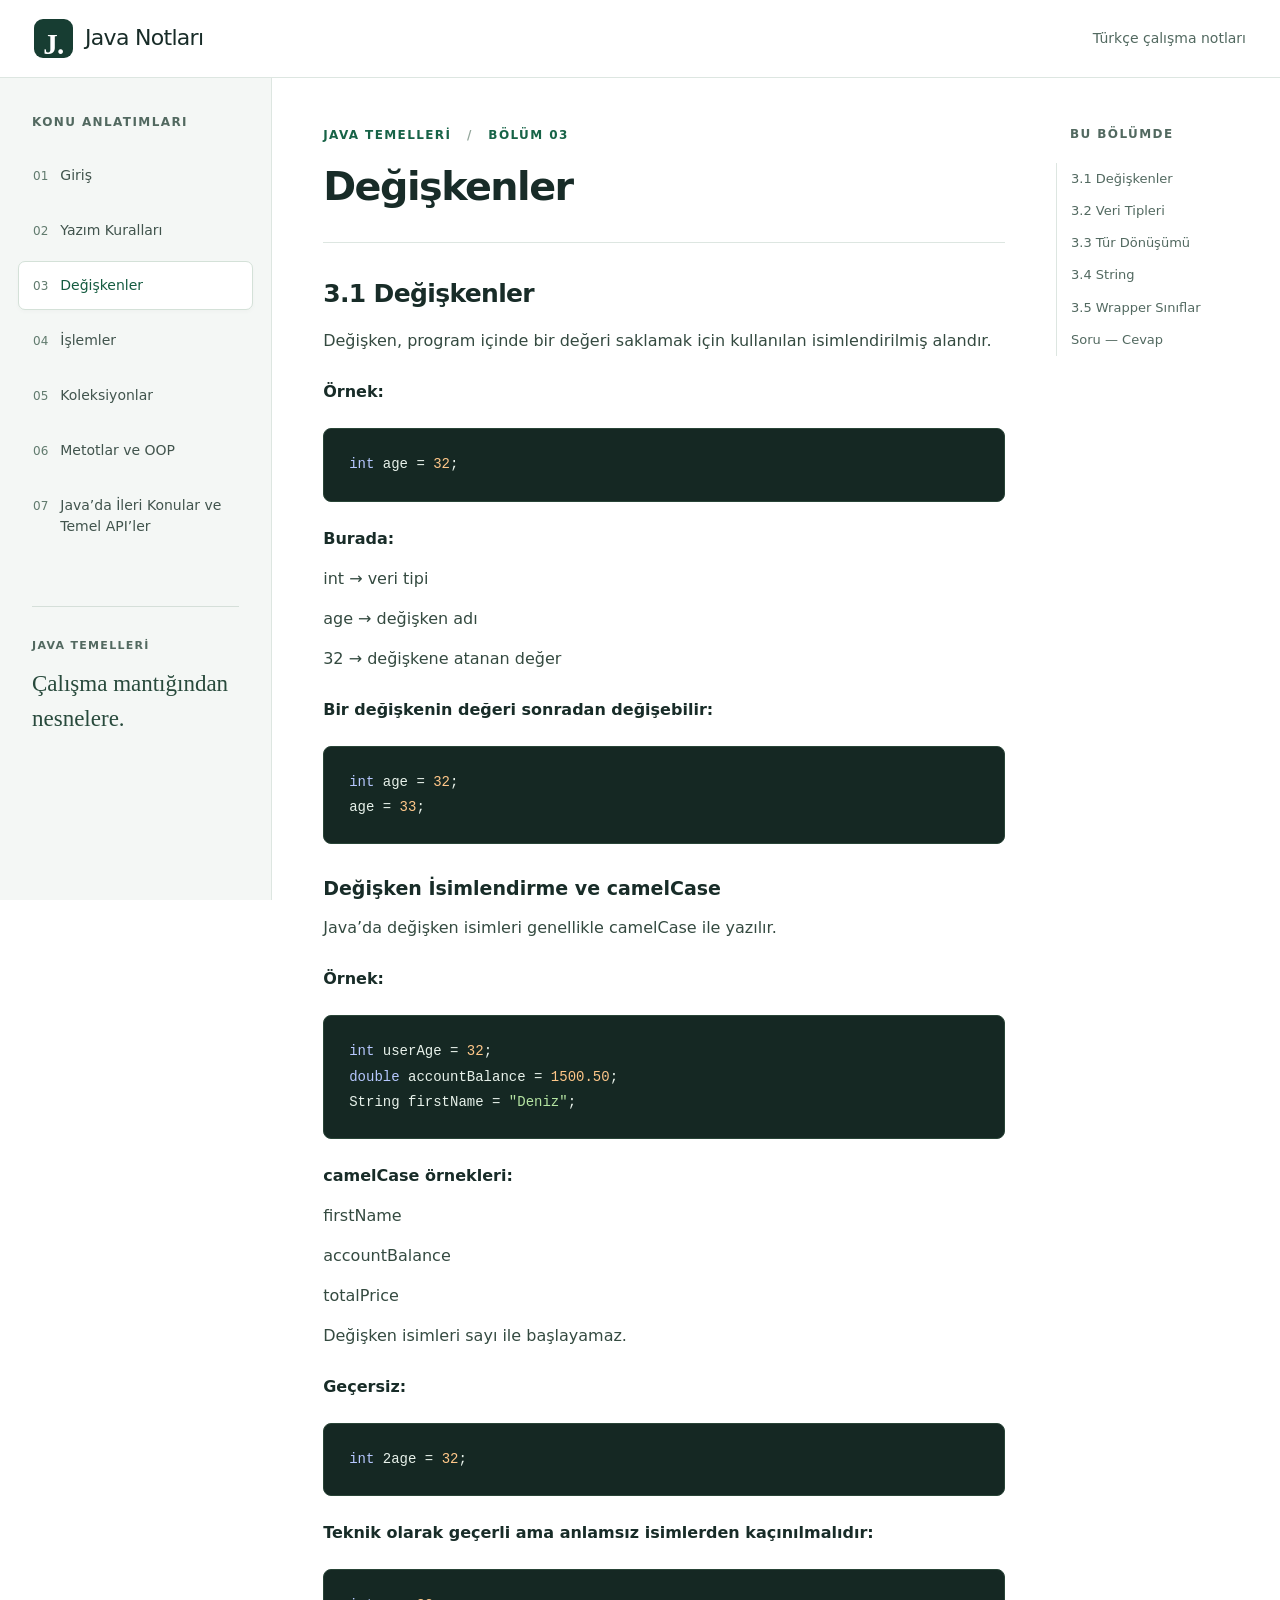
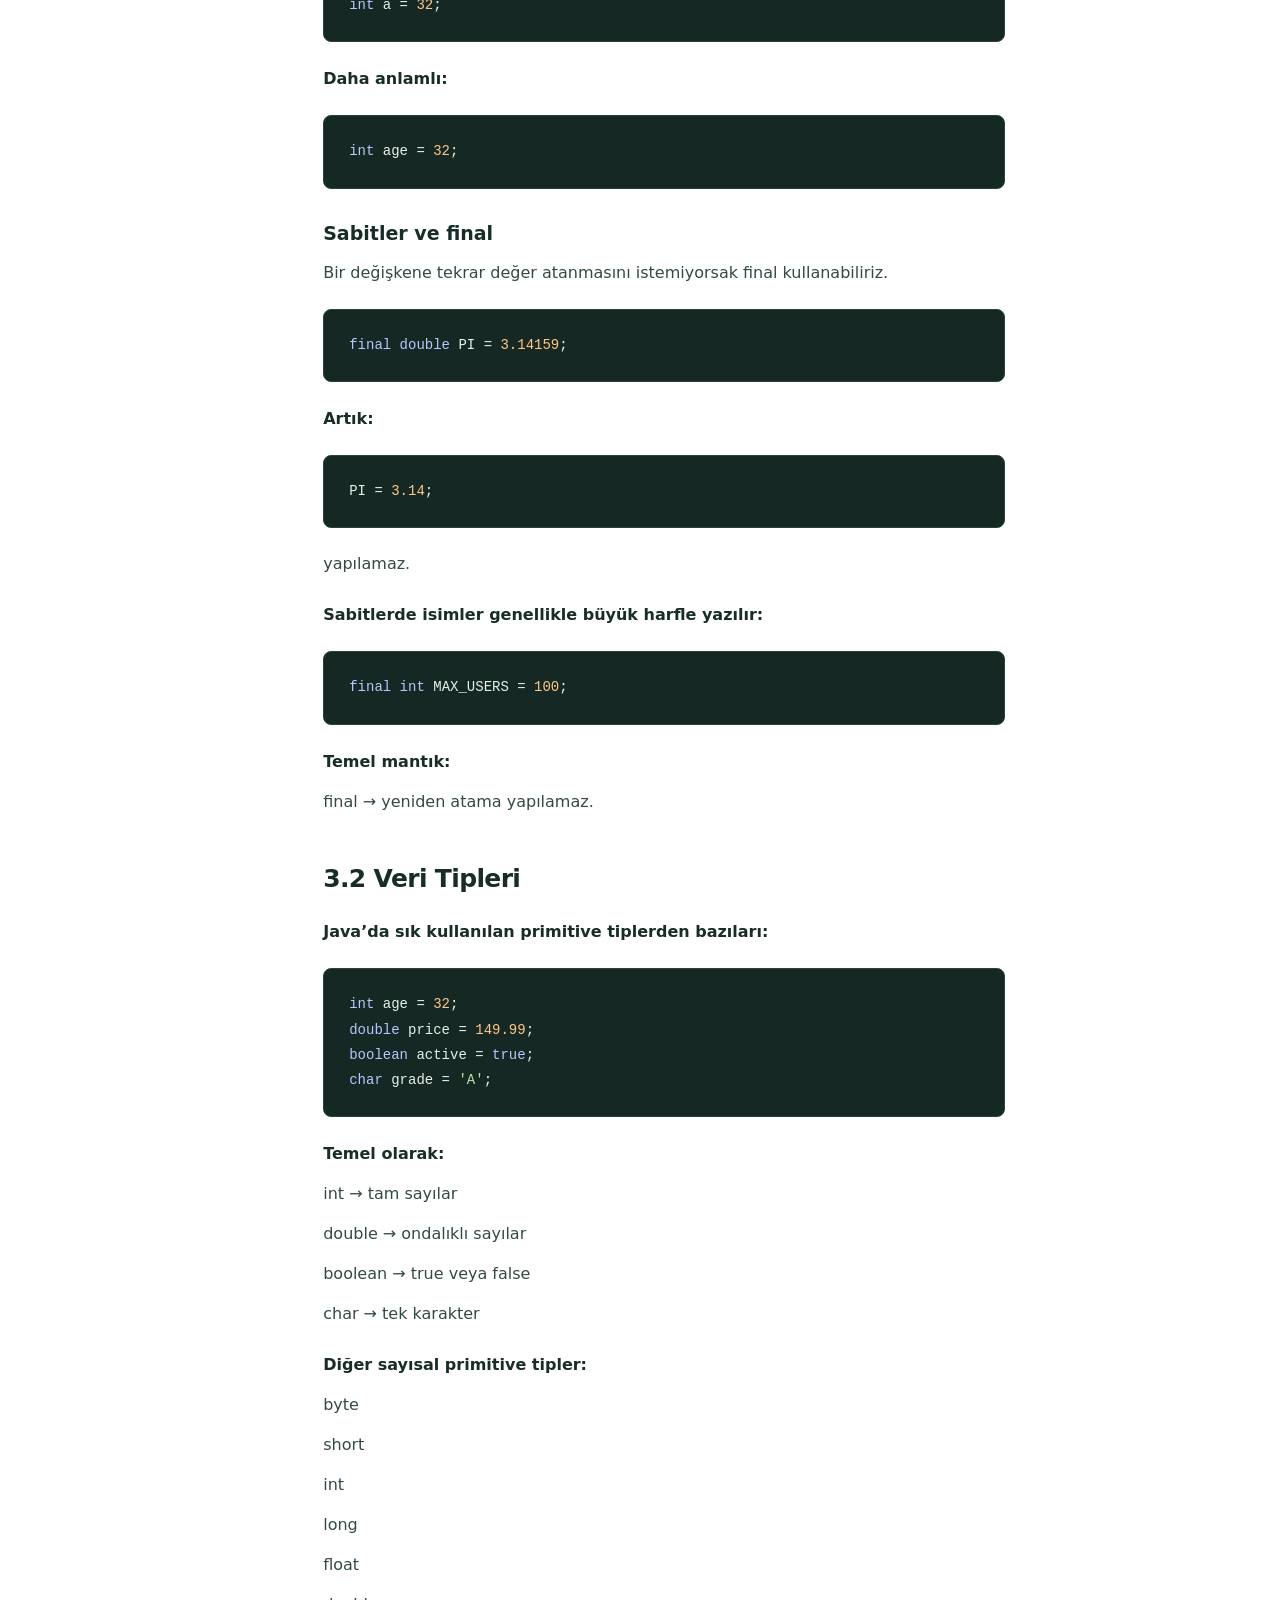
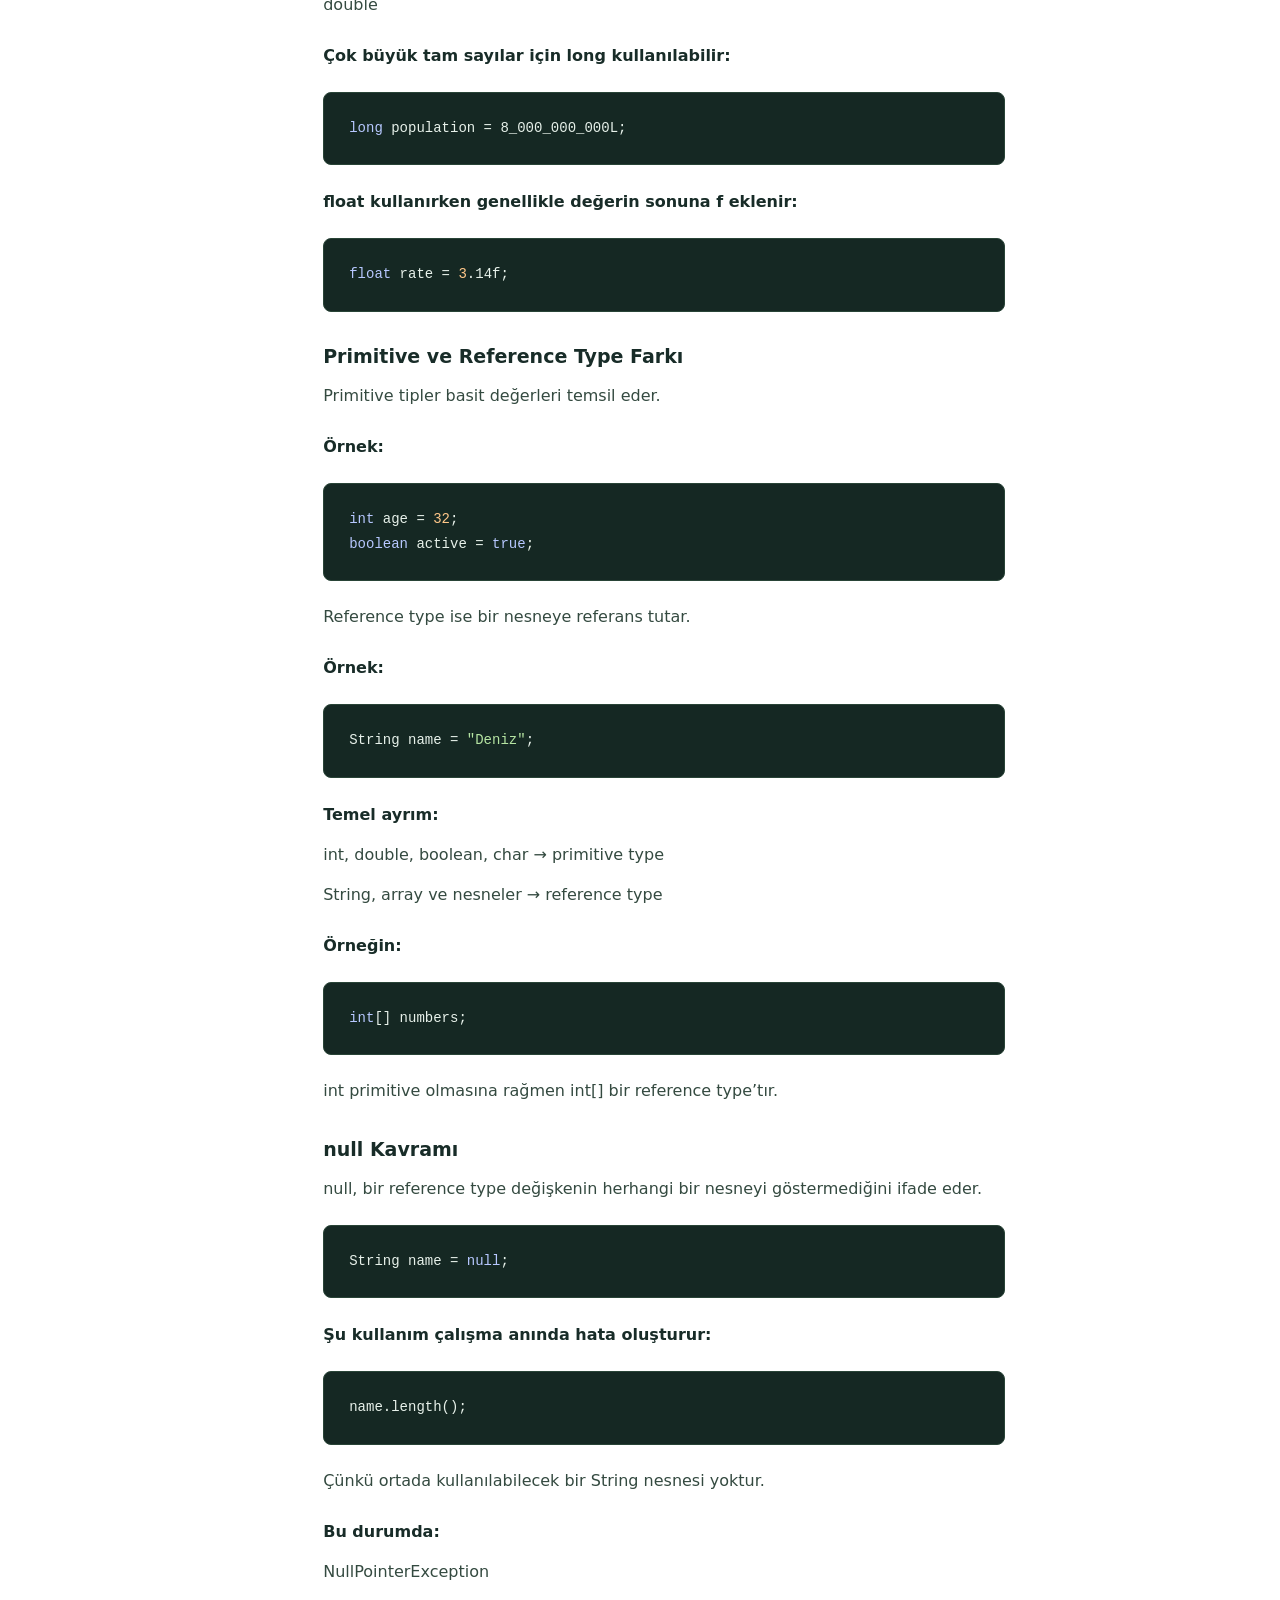
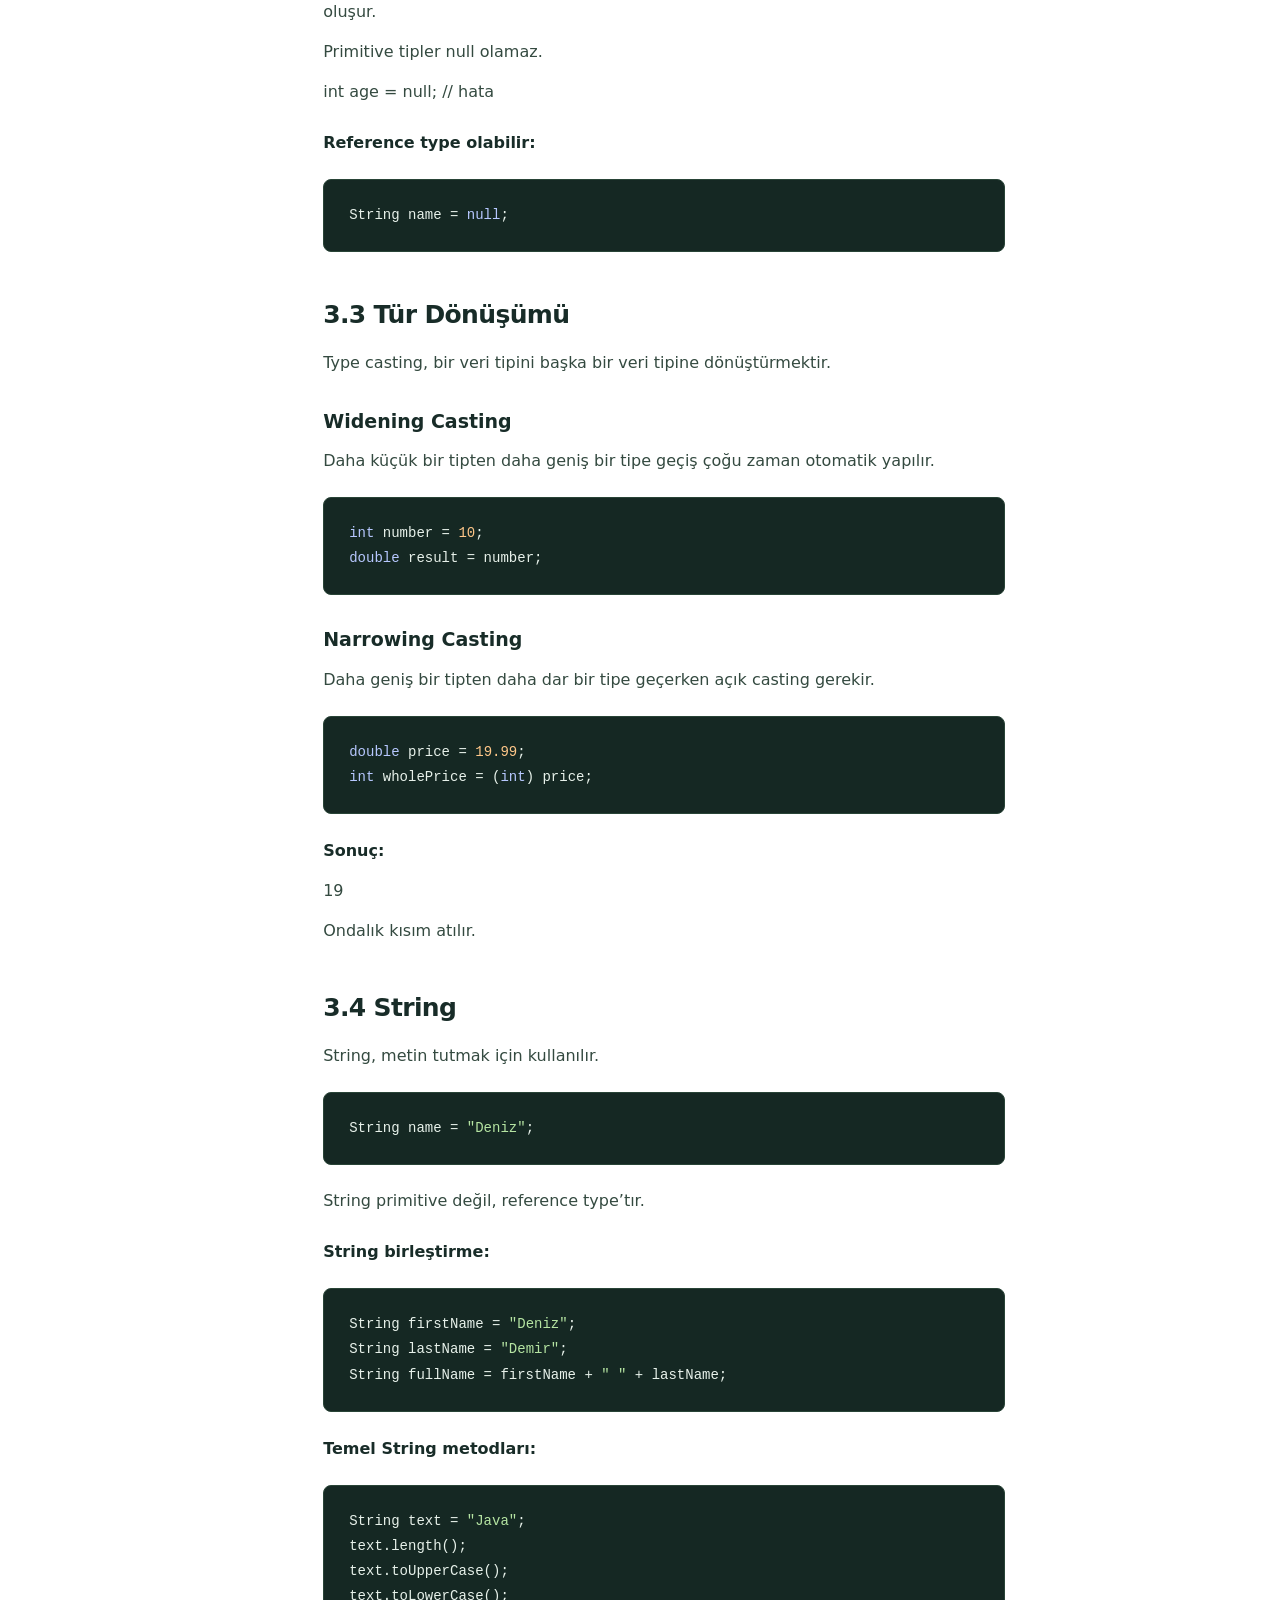
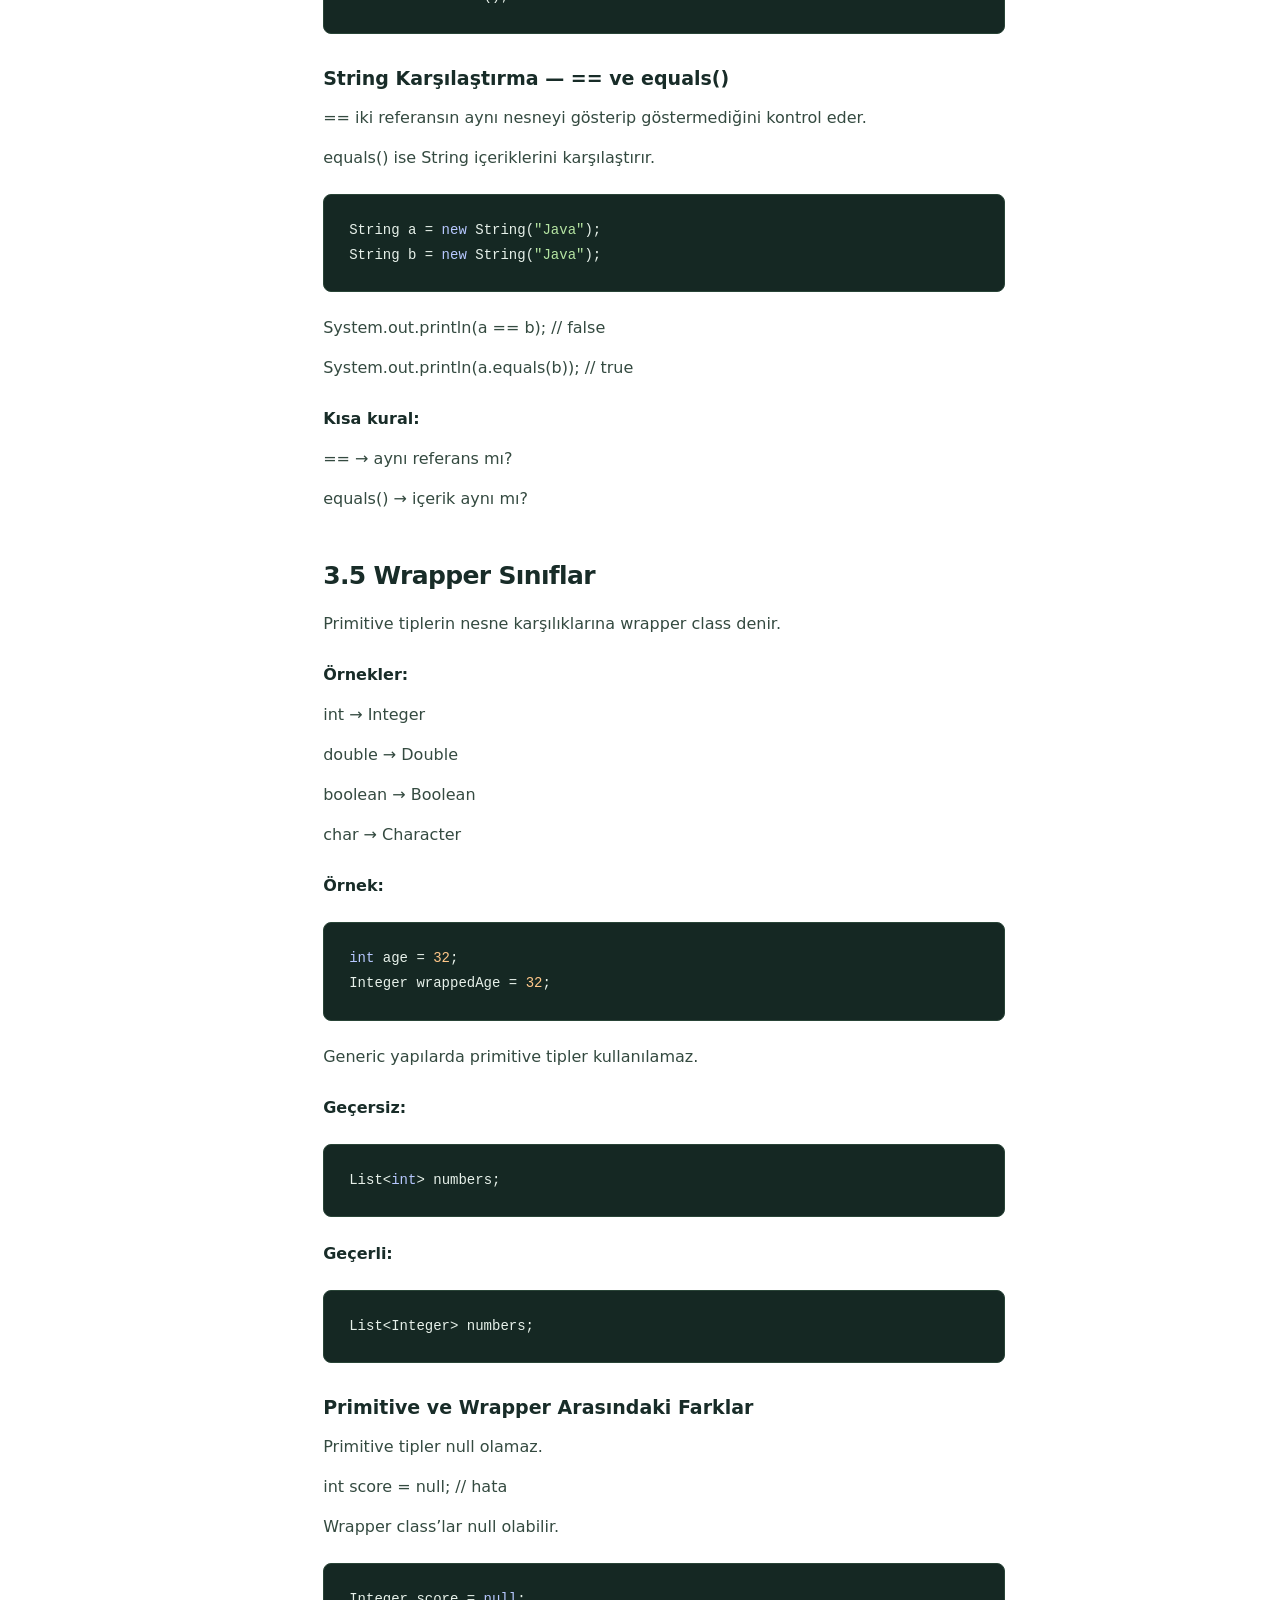
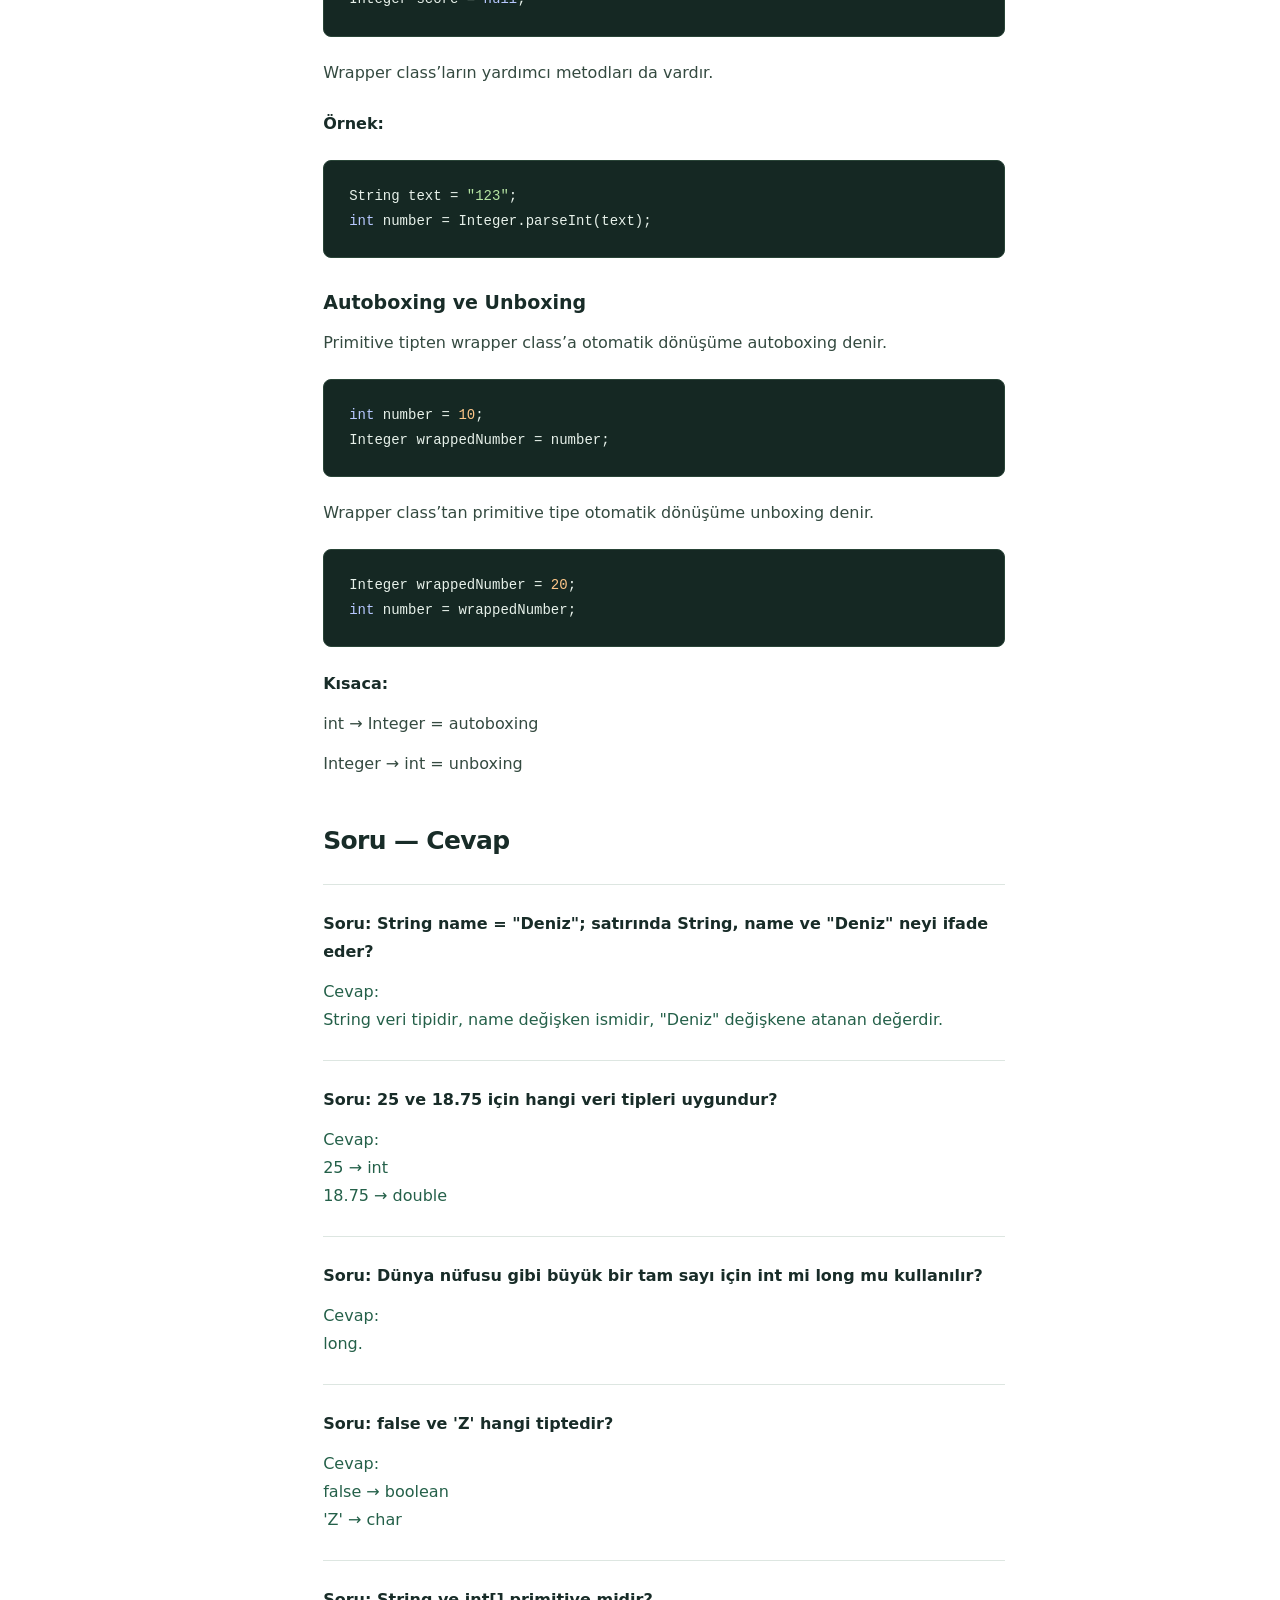
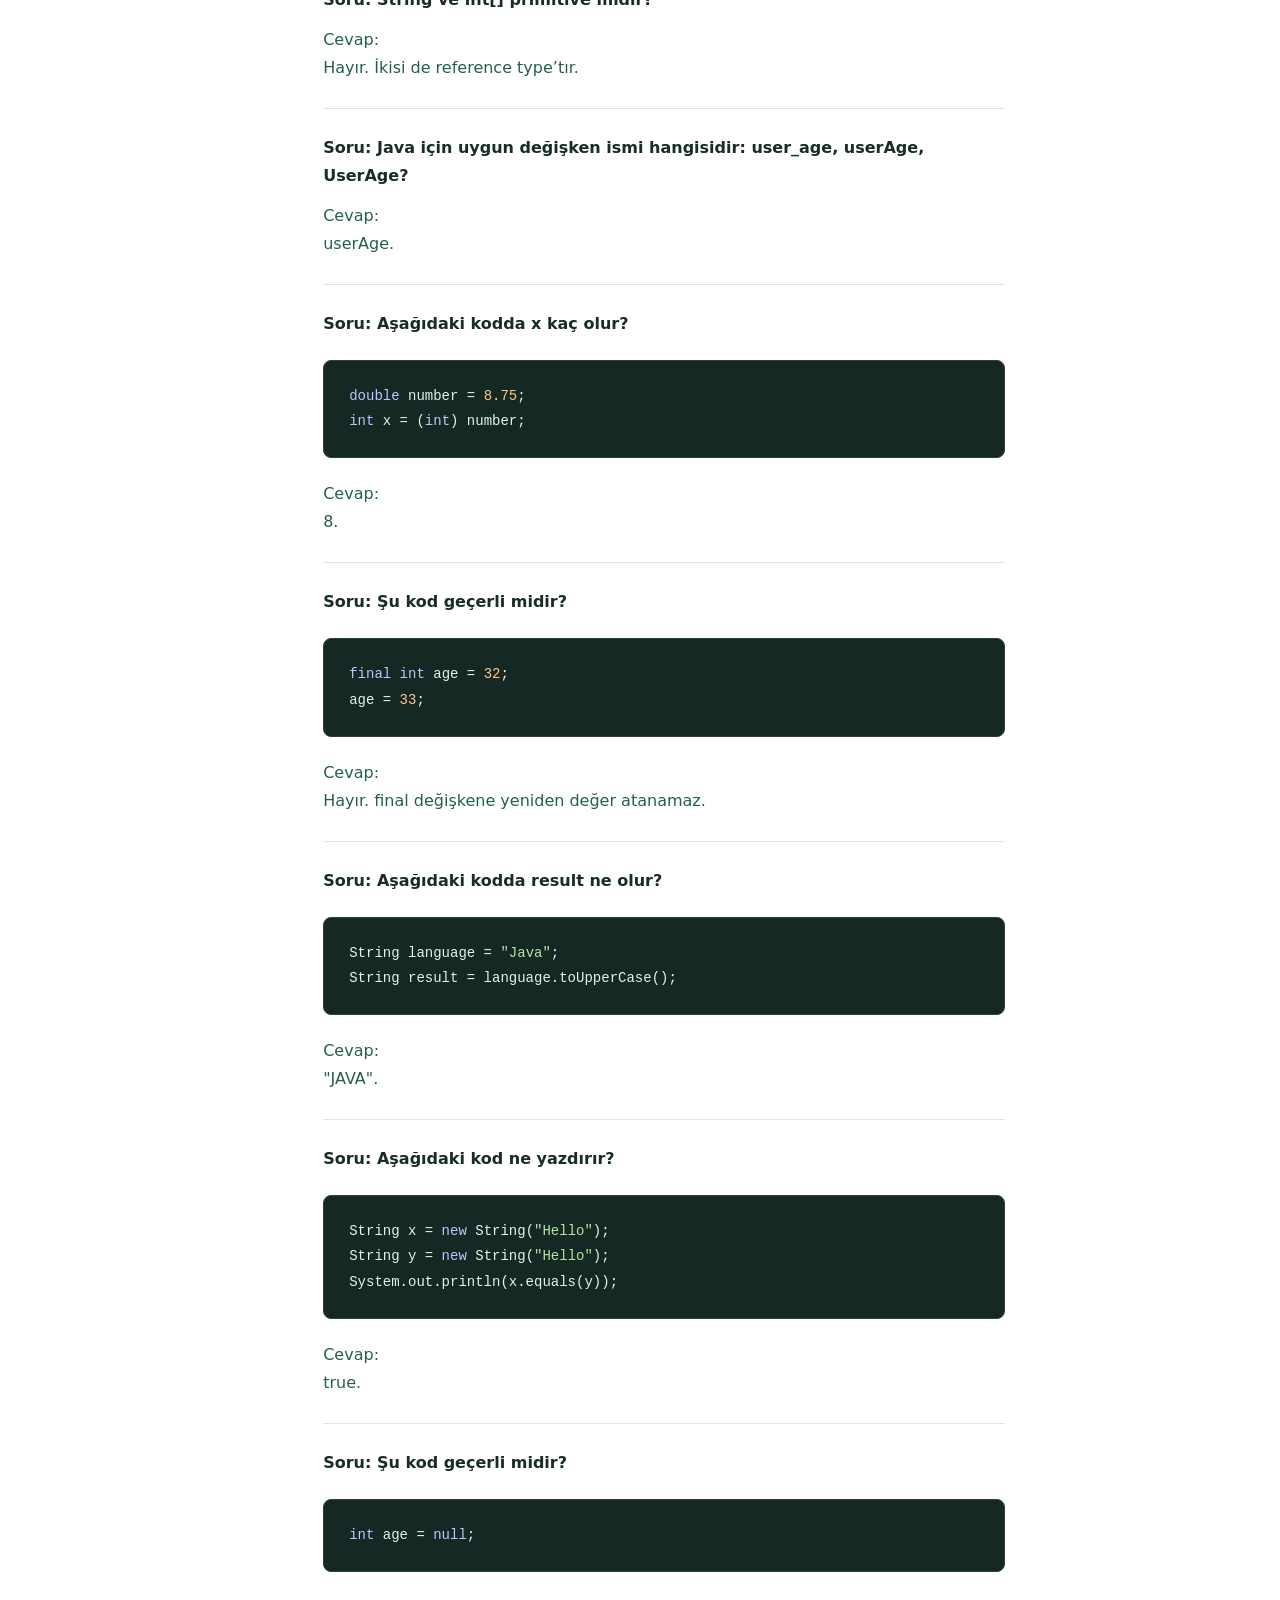
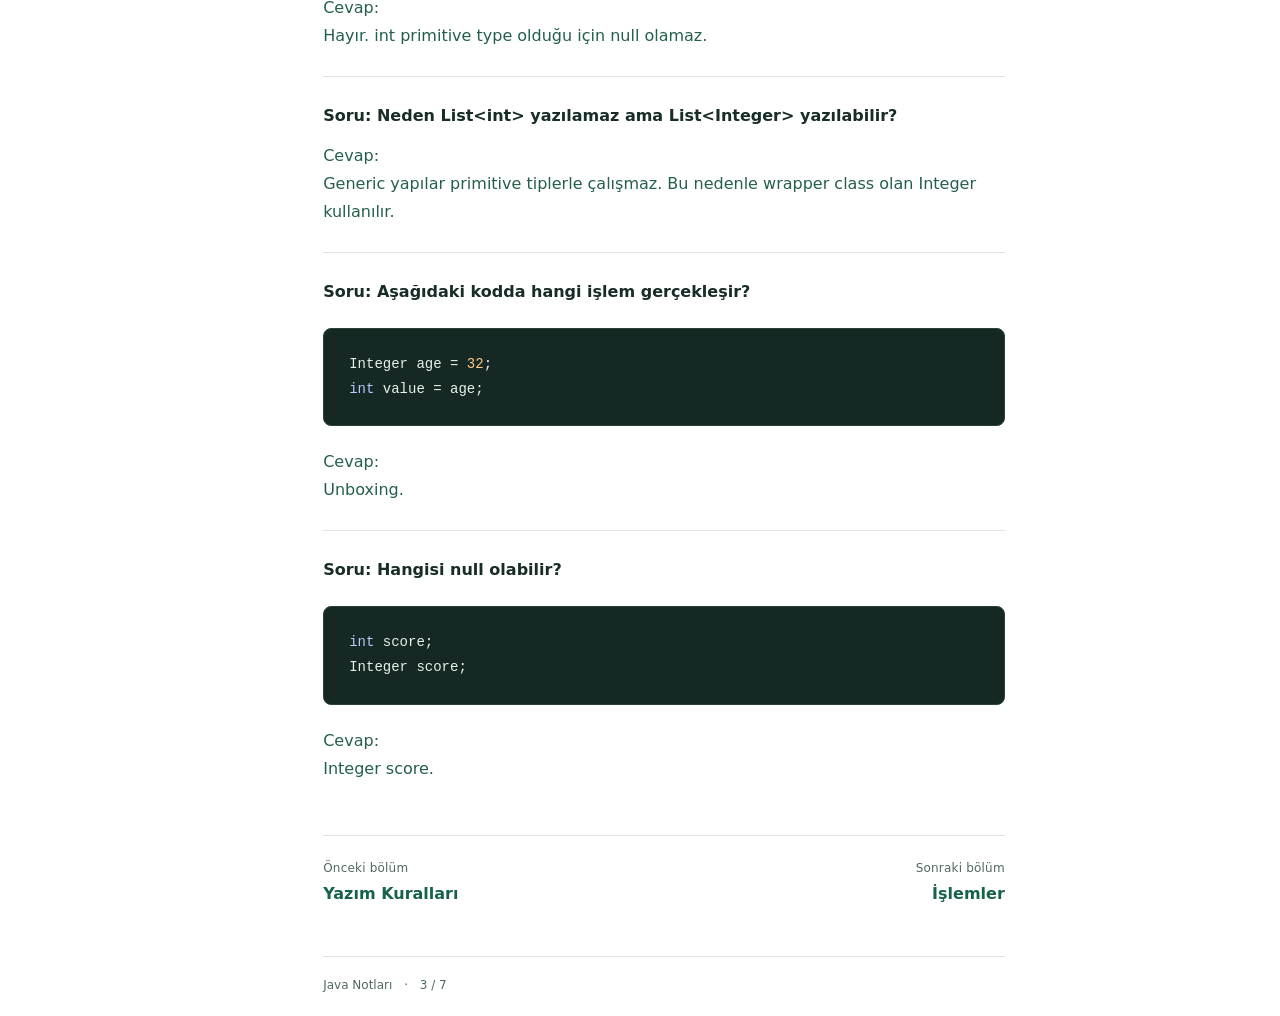
<file: degiskenler.html>
<!doctype html>
<html lang="tr" class="no-js">
<head><meta charset="utf-8"><meta name="viewport" content="width=device-width, initial-scale=1">
<title>Değişkenler · Java Notları</title>
<meta name="description" content="Java konu anlatımları: Değişkenler. Türkçe açıklamalar, kod örnekleri ve soru cevaplar.">
<meta name="theme-color" content="#173d32"><link rel="icon" href="favicon.svg" type="image/svg+xml">
<link rel="stylesheet" href="style.css?v=3"><script src="app.js" defer></script></head>
<body id="top"><a class="skip-link" href="#icerik">İçeriğe geç</a>
<header class="topbar"><a class="brand" href="index.html"><span class="brand-mark" aria-hidden="true">J.</span><span>Java <strong>Notları</strong></span></a><span class="topbar-caption">Türkçe çalışma notları</span><button class="menu-toggle" type="button" aria-expanded="false" aria-controls="sidebar">☰ Konular</button></header>
<div class="layout"><aside class="sidebar" id="sidebar"><p class="nav-label">KONU ANLATIMLARI</p><nav aria-label="Bölümler"><a href="index.html"><span class="chapter-number">01</span><span>Giriş</span></a><a href="main-metodu.html"><span class="chapter-number">02</span><span>Yazım Kuralları</span></a><a href="degiskenler.html" aria-current="page"><span class="chapter-number">03</span><span>Değişkenler</span></a><a href="operatorler-donguler.html"><span class="chapter-number">04</span><span>İşlemler</span></a><a href="koleksiyonlar-stream.html"><span class="chapter-number">05</span><span>Koleksiyonlar</span></a><a href="metotlar-oop.html"><span class="chapter-number">06</span><span>Metotlar ve OOP</span></a><a href="ileri-konular-api.html"><span class="chapter-number">07</span><span>Java’da İleri Konular ve Temel API’ler</span></a></nav><div class="sidebar-note"><span>JAVA TEMELLERİ</span><p>Çalışma mantığından<br>nesnelere.</p></div></aside>
<main id="icerik" tabindex="-1"><div class="chapter-heading"><p class="eyebrow">JAVA TEMELLERİ <span>/</span> BÖLÜM 03</p><h1>Değişkenler</h1></div>
<details class="mobile-toc"><summary>Bu bölümde</summary><nav aria-label="Bölüm içi bağlantılar"><a href="#konu-1">3.1 Değişkenler</a><a href="#konu-2">3.2 Veri Tipleri</a><a href="#konu-5">3.3 Tür Dönüşümü</a><a href="#konu-7">3.4 String</a><a href="#konu-10">3.5 Wrapper Sınıflar</a><a href="#konu-13">Soru — Cevap</a></nav></details>
<article><h2 id="konu-1">3.1 Değişkenler</h2><p class="">Değişken, program içinde bir değeri saklamak için kullanılan isimlendirilmiş alandır.</p><p class="label">Örnek:</p><pre class="code" tabindex="0" aria-label="Java kod örneği"><code><span class="keyword">int</span> age = <span class="number">32</span>;</code></pre><p class="label">Burada:</p><p class="">int → veri tipi</p><p class="">age → değişken adı</p><p class="">32 → değişkene atanan değer</p><p class="label">Bir değişkenin değeri sonradan değişebilir:</p><pre class="code" tabindex="0" aria-label="Java kod örneği"><code><span class="keyword">int</span> age = <span class="number">32</span>;
age = <span class="number">33</span>;</code></pre><h3 id="konu-4">Değişken İsimlendirme ve camelCase</h3><p class="">Java’da değişken isimleri genellikle camelCase ile yazılır.</p><p class="label">Örnek:</p><pre class="code" tabindex="0" aria-label="Java kod örneği"><code><span class="keyword">int</span> userAge = <span class="number">32</span>;
<span class="keyword">double</span> accountBalance = <span class="number">1500.50</span>;
String firstName = <span class="string">"Deniz"</span>;</code></pre><p class="label">camelCase örnekleri:</p><p class="">firstName</p><p class="">accountBalance</p><p class="">totalPrice</p><p class="">Değişken isimleri sayı ile başlayamaz.</p><p class="label">Geçersiz:</p><pre class="code" tabindex="0" aria-label="Java kod örneği"><code><span class="keyword">int</span> 2age = <span class="number">32</span>;</code></pre><p class="label">Teknik olarak geçerli ama anlamsız isimlerden kaçınılmalıdır:</p><pre class="code" tabindex="0" aria-label="Java kod örneği"><code><span class="keyword">int</span> a = <span class="number">32</span>;</code></pre><p class="label">Daha anlamlı:</p><pre class="code" tabindex="0" aria-label="Java kod örneği"><code><span class="keyword">int</span> age = <span class="number">32</span>;</code></pre><h3 id="konu-6">Sabitler ve final</h3><p class="">Bir değişkene tekrar değer atanmasını istemiyorsak final kullanabiliriz.</p><pre class="code" tabindex="0" aria-label="Java kod örneği"><code><span class="keyword">final</span> <span class="keyword">double</span> PI = <span class="number">3.14159</span>;</code></pre><p class="label">Artık:</p><pre class="code" tabindex="0" aria-label="Java kod örneği"><code>PI = <span class="number">3.14</span>;</code></pre><p class="">yapılamaz.</p><p class="label">Sabitlerde isimler genellikle büyük harfle yazılır:</p><pre class="code" tabindex="0" aria-label="Java kod örneği"><code><span class="keyword">final</span> <span class="keyword">int</span> MAX_USERS = <span class="number">100</span>;</code></pre><p class="label">Temel mantık:</p><p class="">final → yeniden atama yapılamaz.</p><h2 id="konu-2">3.2 Veri Tipleri</h2><p class="label">Java’da sık kullanılan primitive tiplerden bazıları:</p><pre class="code" tabindex="0" aria-label="Java kod örneği"><code><span class="keyword">int</span> age = <span class="number">32</span>;
<span class="keyword">double</span> price = <span class="number">149.99</span>;
<span class="keyword">boolean</span> active = <span class="keyword">true</span>;
<span class="keyword">char</span> grade = <span class="string">'A'</span>;</code></pre><p class="label">Temel olarak:</p><p class="">int → tam sayılar</p><p class="">double → ondalıklı sayılar</p><p class="">boolean → true veya false</p><p class="">char → tek karakter</p><p class="label">Diğer sayısal primitive tipler:</p><p class="">byte</p><p class="">short</p><p class="">int</p><p class="">long</p><p class="">float</p><p class="">double</p><p class="label">Çok büyük tam sayılar için long kullanılabilir:</p><pre class="code" tabindex="0" aria-label="Java kod örneği"><code><span class="keyword">long</span> population = 8_000_000_000L;</code></pre><p class="label">float kullanırken genellikle değerin sonuna f eklenir:</p><pre class="code" tabindex="0" aria-label="Java kod örneği"><code><span class="keyword">float</span> rate = <span class="number">3</span>.14f;</code></pre><h3 id="konu-3">Primitive ve Reference Type Farkı</h3><p class="">Primitive tipler basit değerleri temsil eder.</p><p class="label">Örnek:</p><pre class="code" tabindex="0" aria-label="Java kod örneği"><code><span class="keyword">int</span> age = <span class="number">32</span>;
<span class="keyword">boolean</span> active = <span class="keyword">true</span>;</code></pre><p class="">Reference type ise bir nesneye referans tutar.</p><p class="label">Örnek:</p><pre class="code" tabindex="0" aria-label="Java kod örneği"><code>String name = <span class="string">"Deniz"</span>;</code></pre><p class="label">Temel ayrım:</p><p class="">int, double, boolean, char → primitive type</p><p class="">String, array ve nesneler → reference type</p><p class="label">Örneğin:</p><pre class="code" tabindex="0" aria-label="Java kod örneği"><code><span class="keyword">int</span>[] numbers;</code></pre><p class="">int primitive olmasına rağmen int[] bir reference type’tır.</p><h3 id="konu-9">null Kavramı</h3><p class="">null, bir reference type değişkenin herhangi bir nesneyi göstermediğini ifade eder.</p><pre class="code" tabindex="0" aria-label="Java kod örneği"><code>String name = <span class="keyword">null</span>;</code></pre><p class="label">Şu kullanım çalışma anında hata oluşturur:</p><pre class="code" tabindex="0" aria-label="Java kod örneği"><code>name.length();</code></pre><p class="">Çünkü ortada kullanılabilecek bir String nesnesi yoktur.</p><p class="label">Bu durumda:</p><p class="">NullPointerException</p><p class="">oluşur.</p><p class="">Primitive tipler null olamaz.</p><p class="">int age = null; // hata</p><p class="label">Reference type olabilir:</p><pre class="code" tabindex="0" aria-label="Java kod örneği"><code>String name = <span class="keyword">null</span>;</code></pre><h2 id="konu-5">3.3 Tür Dönüşümü</h2><p class="">Type casting, bir veri tipini başka bir veri tipine dönüştürmektir.</p><h3>Widening Casting</h3><p class="">Daha küçük bir tipten daha geniş bir tipe geçiş çoğu zaman otomatik yapılır.</p><pre class="code" tabindex="0" aria-label="Java kod örneği"><code><span class="keyword">int</span> number = <span class="number">10</span>;
<span class="keyword">double</span> result = number;</code></pre><h3>Narrowing Casting</h3><p class="">Daha geniş bir tipten daha dar bir tipe geçerken açık casting gerekir.</p><pre class="code" tabindex="0" aria-label="Java kod örneği"><code><span class="keyword">double</span> price = <span class="number">19.99</span>;
<span class="keyword">int</span> wholePrice = (<span class="keyword">int</span>) price;</code></pre><p class="label">Sonuç:</p><p class="">19</p><p class="">Ondalık kısım atılır.</p><h2 id="konu-7">3.4 String</h2><p class="">String, metin tutmak için kullanılır.</p><pre class="code" tabindex="0" aria-label="Java kod örneği"><code>String name = <span class="string">"Deniz"</span>;</code></pre><p class="">String primitive değil, reference type’tır.</p><p class="label">String birleştirme:</p><pre class="code" tabindex="0" aria-label="Java kod örneği"><code>String firstName = <span class="string">"Deniz"</span>;
String lastName = <span class="string">"Demir"</span>;
String fullName = firstName + <span class="string">" "</span> + lastName;</code></pre><p class="label">Temel String metodları:</p><pre class="code" tabindex="0" aria-label="Java kod örneği"><code>String text = <span class="string">"Java"</span>;
text.length();
text.toUpperCase();
text.toLowerCase();</code></pre><h3 id="konu-8">String Karşılaştırma — == ve equals()</h3><p class="">== iki referansın aynı nesneyi gösterip göstermediğini kontrol eder.</p><p class="">equals() ise String içeriklerini karşılaştırır.</p><pre class="code" tabindex="0" aria-label="Java kod örneği"><code>String a = <span class="keyword">new</span> String(<span class="string">"Java"</span>);
String b = <span class="keyword">new</span> String(<span class="string">"Java"</span>);</code></pre><p class="">System.out.println(a == b);      // false</p><p class="">System.out.println(a.equals(b)); // true</p><p class="label">Kısa kural:</p><p class="">== → aynı referans mı?</p><p class="">equals() → içerik aynı mı?</p><h2 id="konu-10">3.5 Wrapper Sınıflar</h2><p class="">Primitive tiplerin nesne karşılıklarına wrapper class denir.</p><p class="label">Örnekler:</p><p class="">int      → Integer</p><p class="">double   → Double</p><p class="">boolean  → Boolean</p><p class="">char     → Character</p><p class="label">Örnek:</p><pre class="code" tabindex="0" aria-label="Java kod örneği"><code><span class="keyword">int</span> age = <span class="number">32</span>;
Integer wrappedAge = <span class="number">32</span>;</code></pre><p class="">Generic yapılarda primitive tipler kullanılamaz.</p><p class="label">Geçersiz:</p><pre class="code" tabindex="0" aria-label="Java kod örneği"><code>List&lt;<span class="keyword">int</span>&gt; numbers;</code></pre><p class="label">Geçerli:</p><pre class="code" tabindex="0" aria-label="Java kod örneği"><code>List&lt;Integer&gt; numbers;</code></pre><h3 id="konu-12">Primitive ve Wrapper Arasındaki Farklar</h3><p class="">Primitive tipler null olamaz.</p><p class="">int score = null; // hata</p><p class="">Wrapper class’lar null olabilir.</p><pre class="code" tabindex="0" aria-label="Java kod örneği"><code>Integer score = <span class="keyword">null</span>;</code></pre><p class="">Wrapper class’ların yardımcı metodları da vardır.</p><p class="label">Örnek:</p><pre class="code" tabindex="0" aria-label="Java kod örneği"><code>String text = <span class="string">"123"</span>;
<span class="keyword">int</span> number = Integer.parseInt(text);</code></pre><h3 id="konu-11">Autoboxing ve Unboxing</h3><p class="">Primitive tipten wrapper class’a otomatik dönüşüme autoboxing denir.</p><pre class="code" tabindex="0" aria-label="Java kod örneği"><code><span class="keyword">int</span> number = <span class="number">10</span>;
Integer wrappedNumber = number;</code></pre><p class="">Wrapper class’tan primitive tipe otomatik dönüşüme unboxing denir.</p><pre class="code" tabindex="0" aria-label="Java kod örneği"><code>Integer wrappedNumber = <span class="number">20</span>;
<span class="keyword">int</span> number = wrappedNumber;</code></pre><p class="label">Kısaca:</p><p class="">int → Integer = autoboxing</p><p class="">Integer → int = unboxing</p><h2 id="konu-13">Soru — Cevap</h2><p class="question">Soru: String name = "Deniz"; satırında String, name ve "Deniz" neyi ifade eder?</p><p class="answer">Cevap:<br>String veri tipidir, name değişken ismidir, "Deniz" değişkene atanan değerdir.</p><p class="question">Soru: 25 ve 18.75 için hangi veri tipleri uygundur?</p><p class="answer">Cevap:<br>25 → int<br>18.75 → double</p><p class="question">Soru: Dünya nüfusu gibi büyük bir tam sayı için int mi long mu kullanılır?</p><p class="answer">Cevap:<br>long.</p><p class="question">Soru: false ve 'Z' hangi tiptedir?</p><p class="answer">Cevap:<br>false → boolean<br>'Z' → char</p><p class="question">Soru: String ve int[] primitive midir?</p><p class="answer">Cevap:<br>Hayır. İkisi de reference type’tır.</p><p class="question">Soru: Java için uygun değişken ismi hangisidir: user_age, userAge, UserAge?</p><p class="answer">Cevap:<br>userAge.</p><p class="question">Soru: Aşağıdaki kodda x kaç olur?</p><pre class="code" tabindex="0" aria-label="Java kod örneği"><code><span class="keyword">double</span> number = <span class="number">8.75</span>;
<span class="keyword">int</span> x = (<span class="keyword">int</span>) number;</code></pre><p class="answer">Cevap:<br>8.</p><p class="question">Soru: Şu kod geçerli midir?</p><pre class="code" tabindex="0" aria-label="Java kod örneği"><code><span class="keyword">final</span> <span class="keyword">int</span> age = <span class="number">32</span>;
age = <span class="number">33</span>;</code></pre><p class="answer">Cevap:<br>Hayır. final değişkene yeniden değer atanamaz.</p><p class="question">Soru: Aşağıdaki kodda result ne olur?</p><pre class="code" tabindex="0" aria-label="Java kod örneği"><code>String language = <span class="string">"Java"</span>;
String result = language.toUpperCase();</code></pre><p class="answer">Cevap:<br>"JAVA".</p><p class="question">Soru: Aşağıdaki kod ne yazdırır?</p><pre class="code" tabindex="0" aria-label="Java kod örneği"><code>String x = <span class="keyword">new</span> String(<span class="string">"Hello"</span>);
String y = <span class="keyword">new</span> String(<span class="string">"Hello"</span>);
System.out.println(x.equals(y));</code></pre><p class="answer">Cevap:<br>true.</p><p class="question">Soru: Şu kod geçerli midir?</p><pre class="code" tabindex="0" aria-label="Java kod örneği"><code><span class="keyword">int</span> age = <span class="keyword">null</span>;</code></pre><p class="answer">Cevap:<br>Hayır. int primitive type olduğu için null olamaz.</p><p class="question">Soru: Neden List&lt;int&gt; yazılamaz ama List&lt;Integer&gt; yazılabilir?</p><p class="answer">Cevap:<br>Generic yapılar primitive tiplerle çalışmaz. Bu nedenle wrapper class olan Integer kullanılır.</p><p class="question">Soru: Aşağıdaki kodda hangi işlem gerçekleşir?</p><pre class="code" tabindex="0" aria-label="Java kod örneği"><code>Integer age = <span class="number">32</span>;
<span class="keyword">int</span> value = age;</code></pre><p class="answer">Cevap:<br>Unboxing.</p><p class="question">Soru: Hangisi null olabilir?</p><pre class="code" tabindex="0" aria-label="Java kod örneği"><code><span class="keyword">int</span> score;
Integer score;</code></pre><p class="answer">Cevap:<br>Integer score.</p></article><nav class="pagination" aria-label="Bölümler arası geçiş"><a href="main-metodu.html"><small>Önceki bölüm</small>Yazım Kuralları</a><a href="operatorler-donguler.html"><small>Sonraki bölüm</small>İşlemler</a></nav><footer>Java Notları <span>·</span> 3 / 7</footer></main>
<aside class="toc"><p class="nav-label">BU BÖLÜMDE</p><nav aria-label="Sayfa içindekiler"><a href="#konu-1">3.1 Değişkenler</a><a href="#konu-2">3.2 Veri Tipleri</a><a href="#konu-5">3.3 Tür Dönüşümü</a><a href="#konu-7">3.4 String</a><a href="#konu-10">3.5 Wrapper Sınıflar</a><a href="#konu-13">Soru — Cevap</a></nav></aside></div></body></html>
</file>
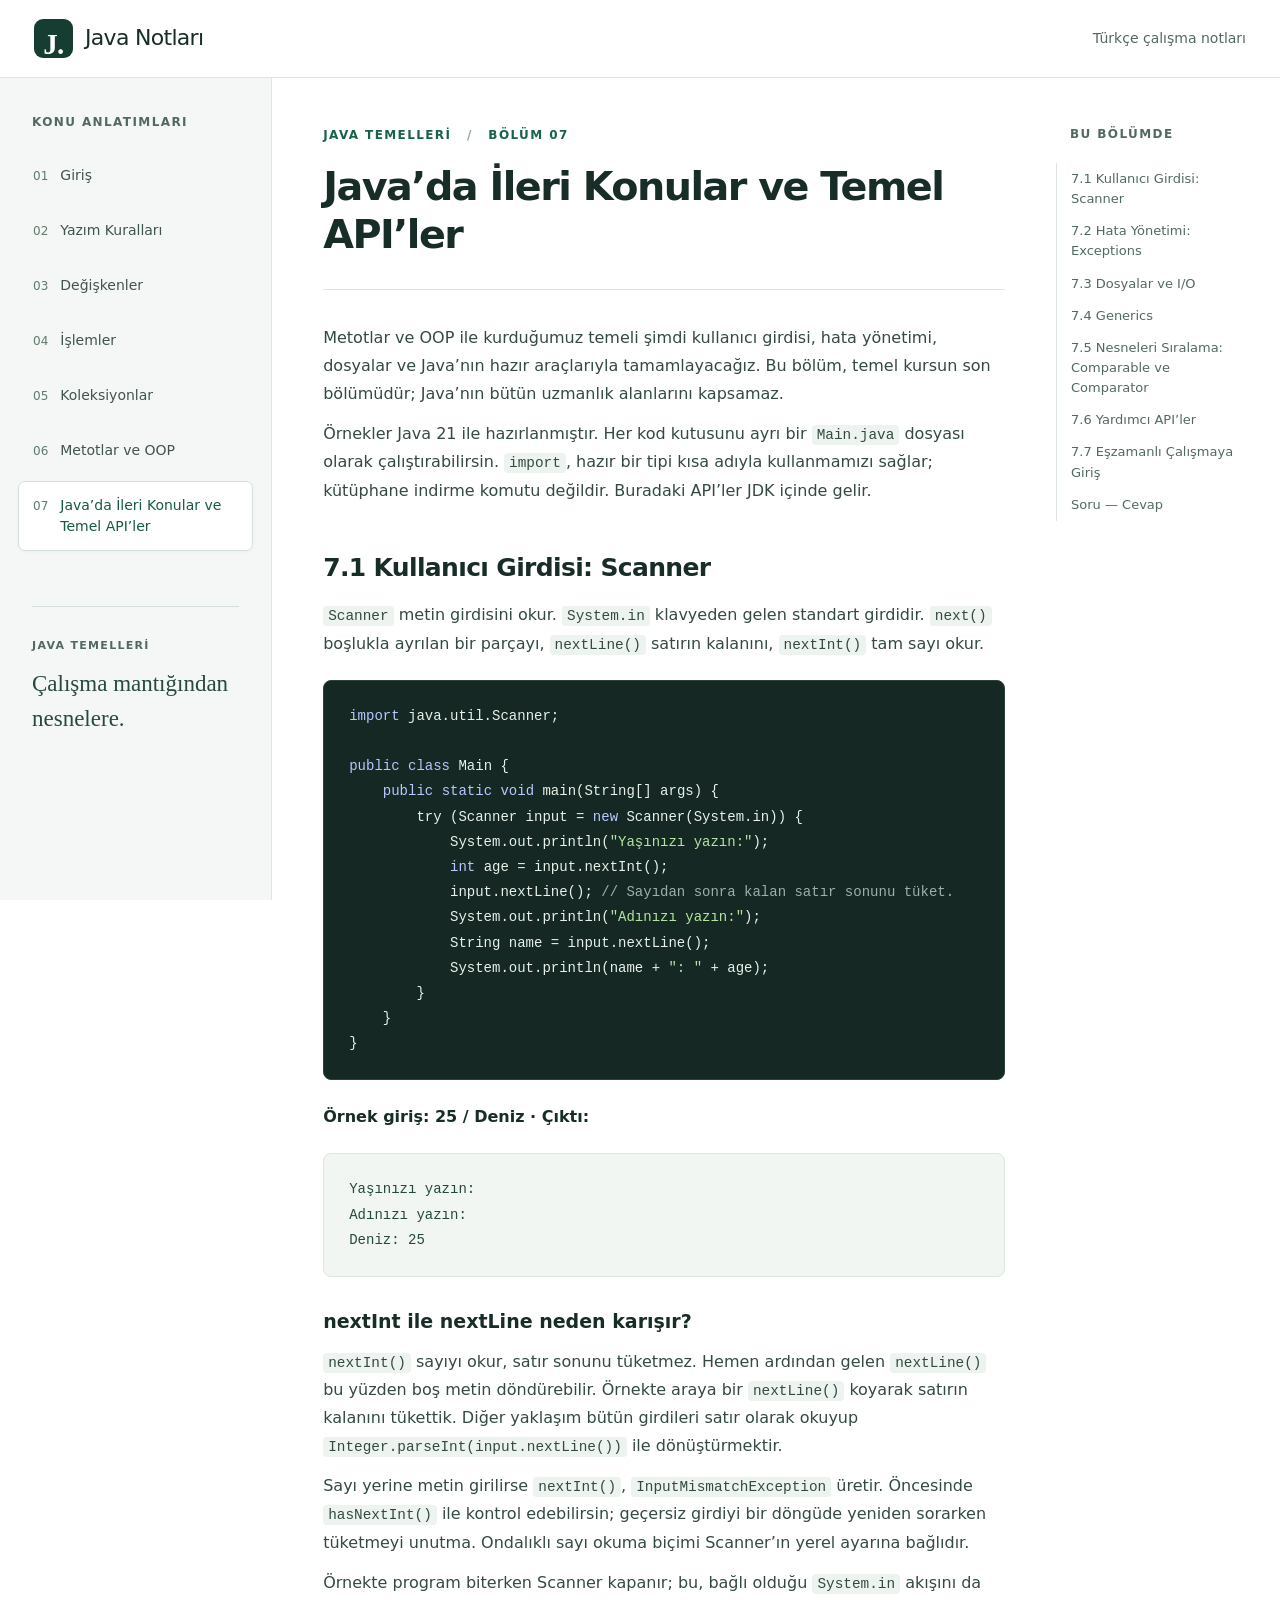
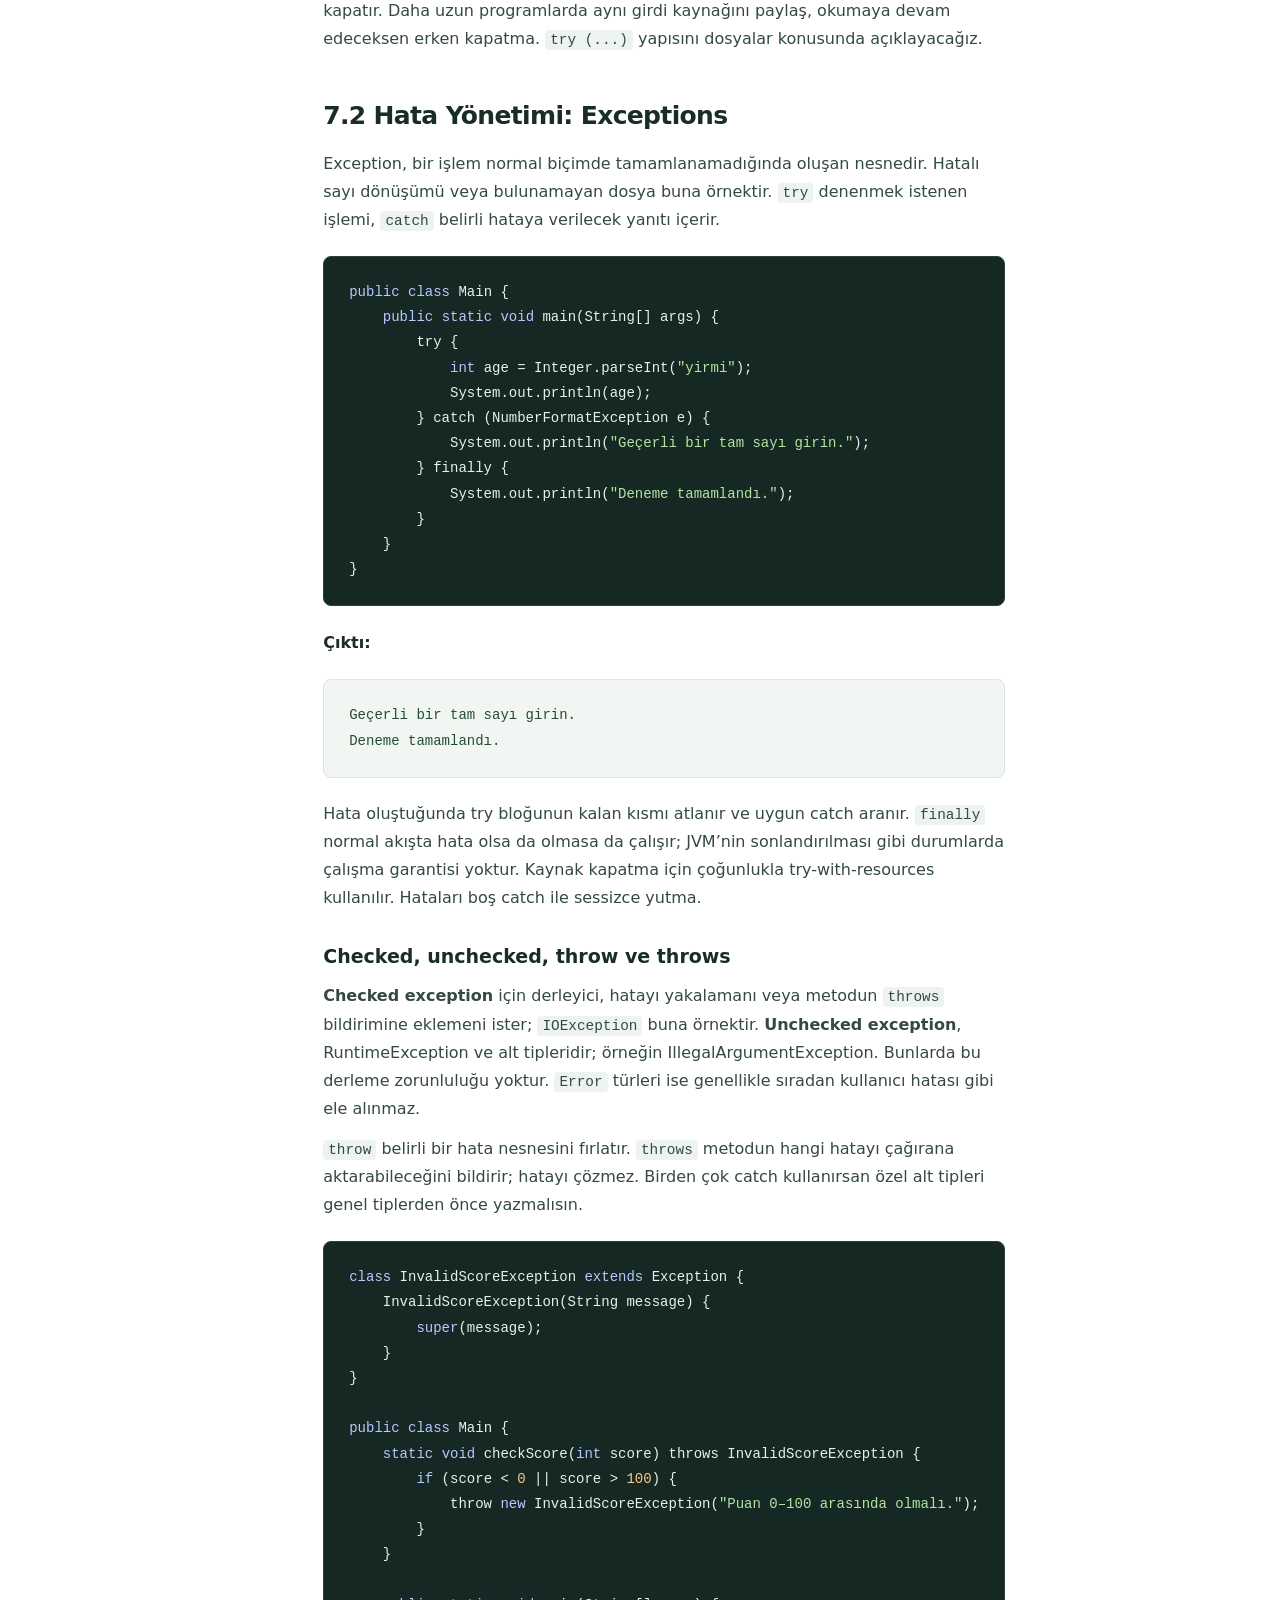
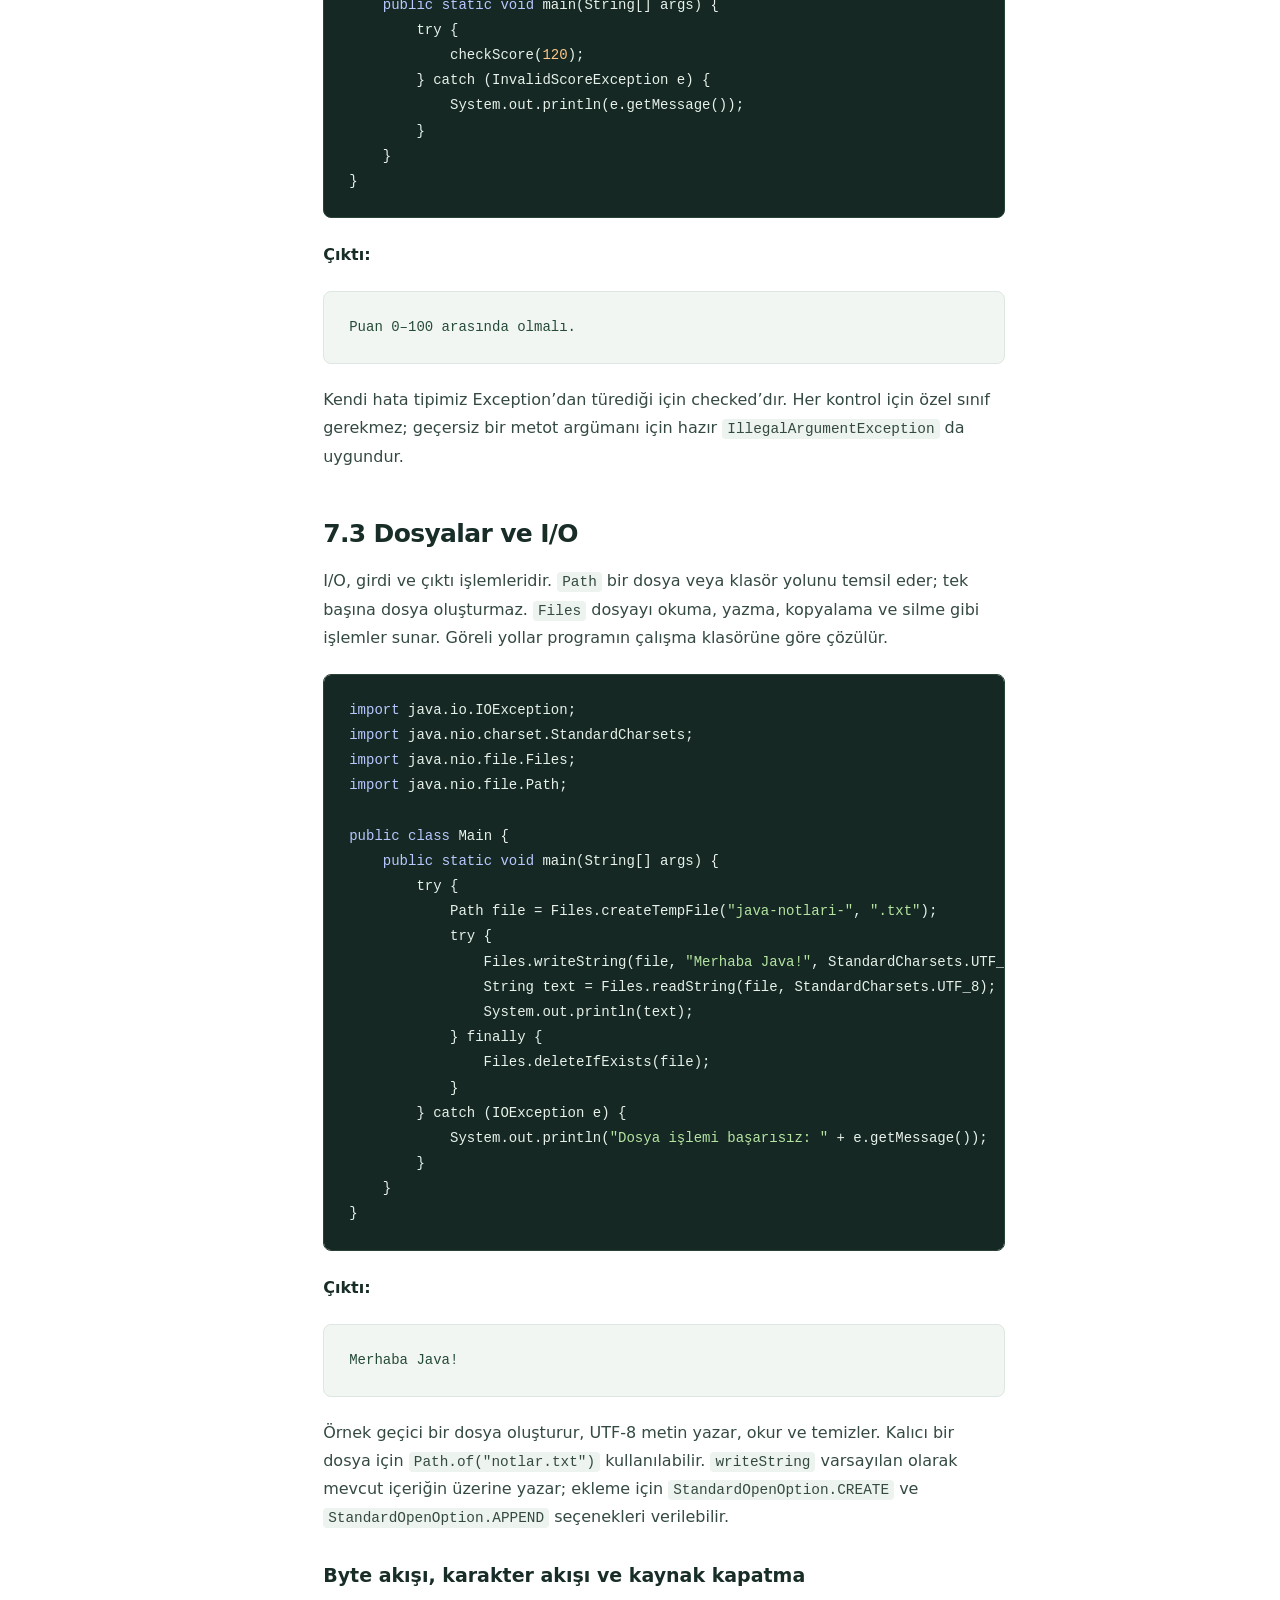
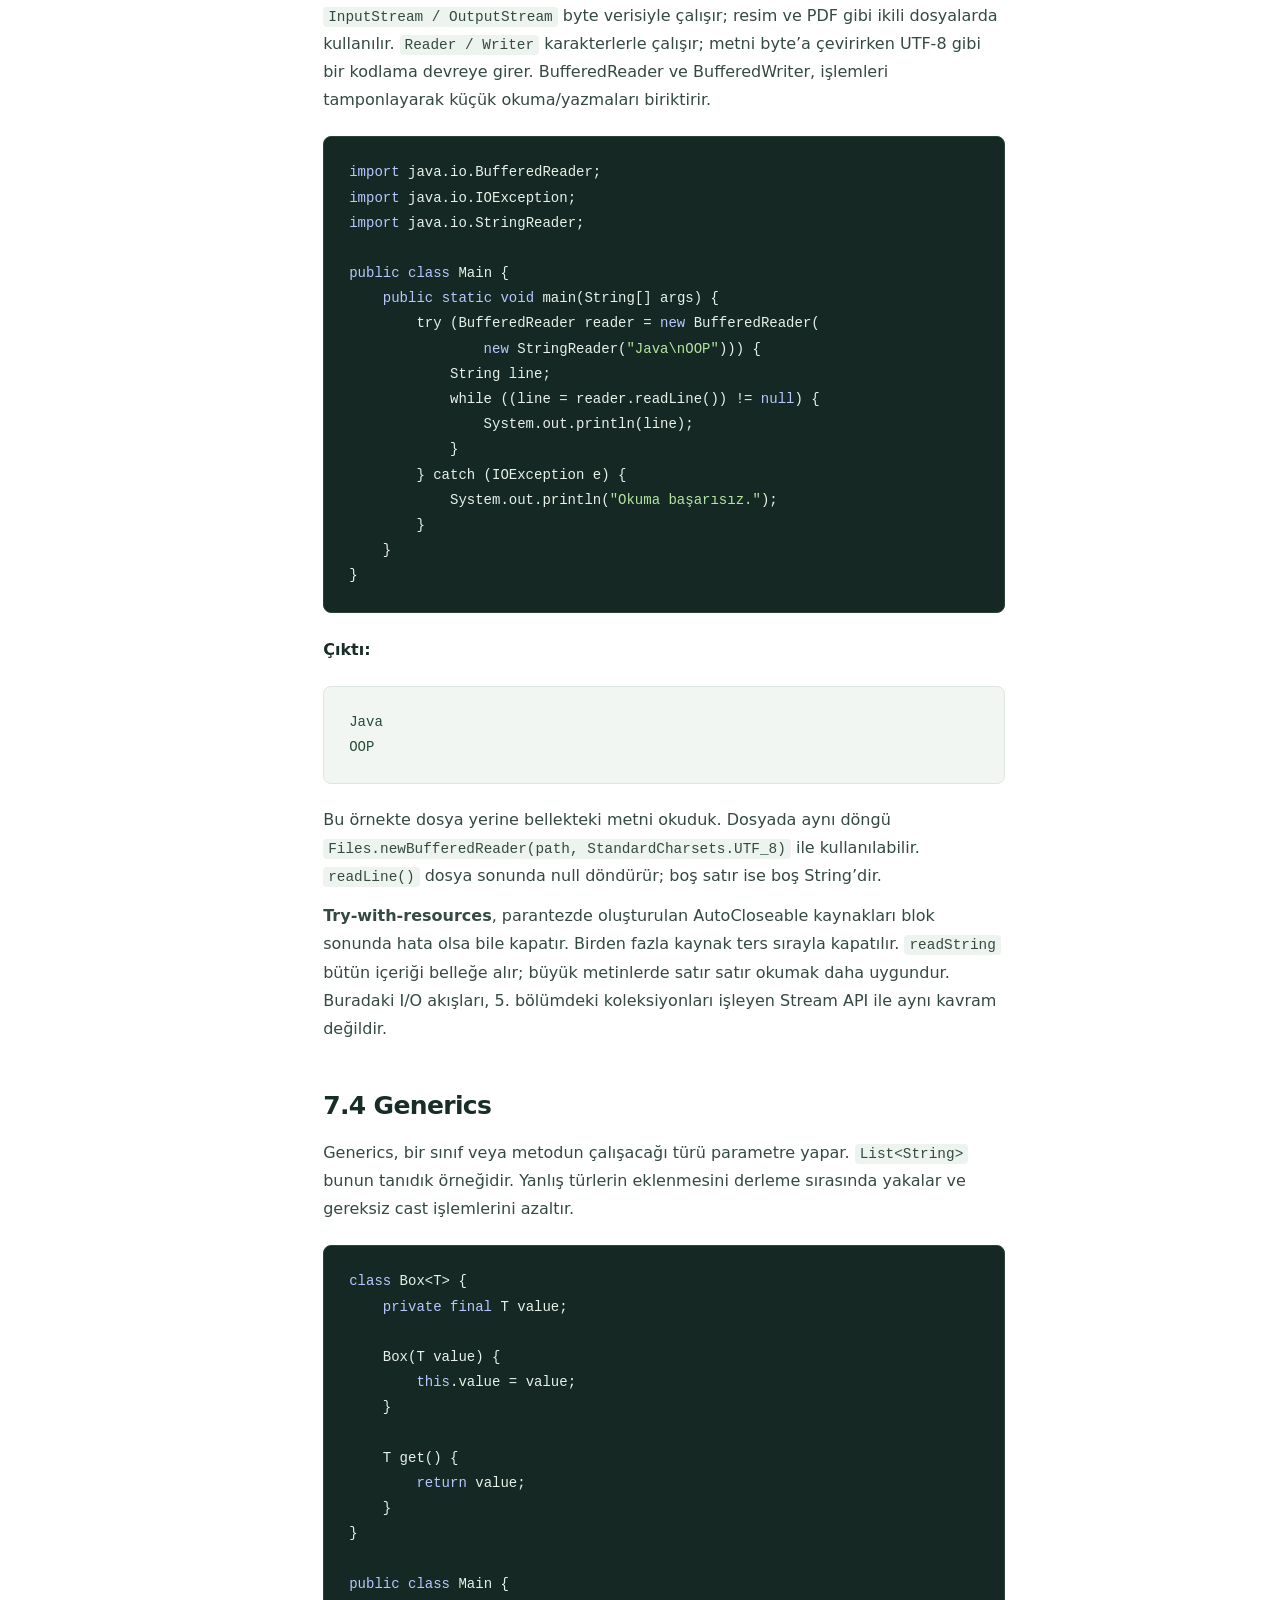
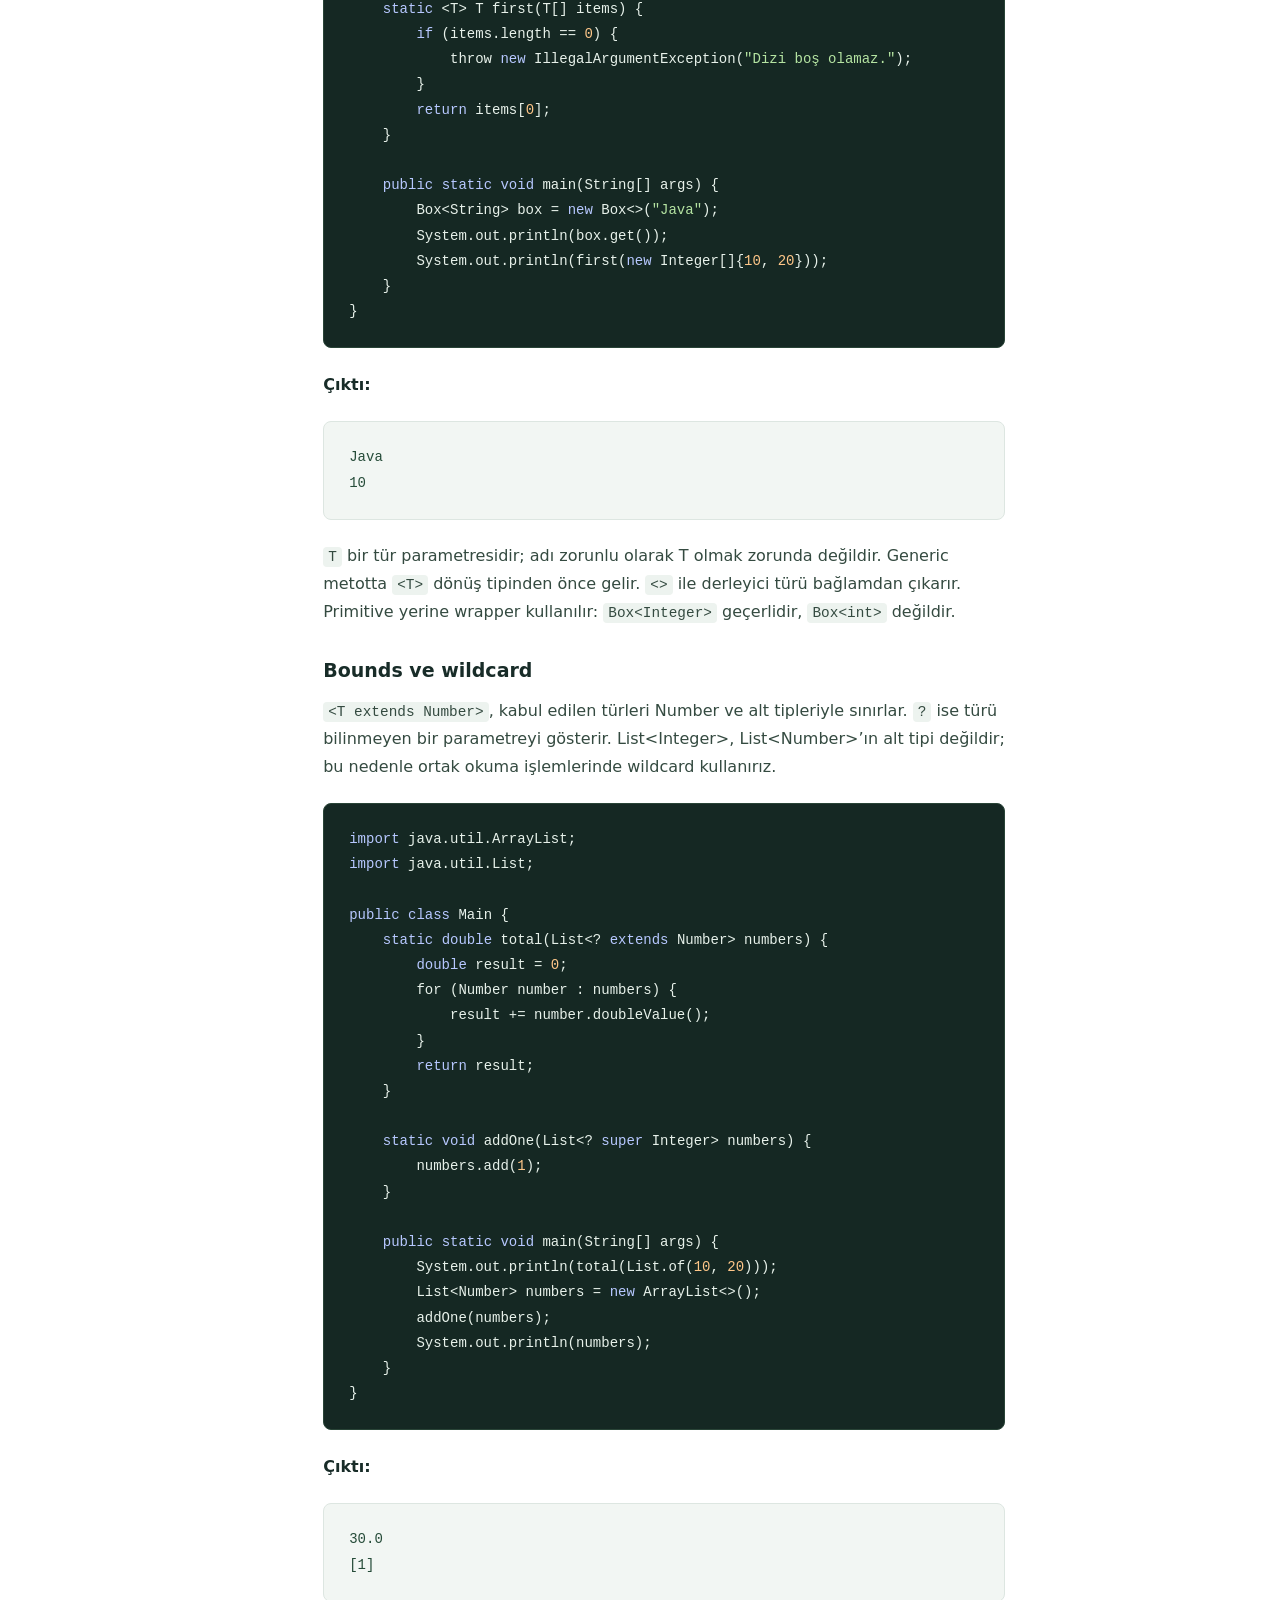
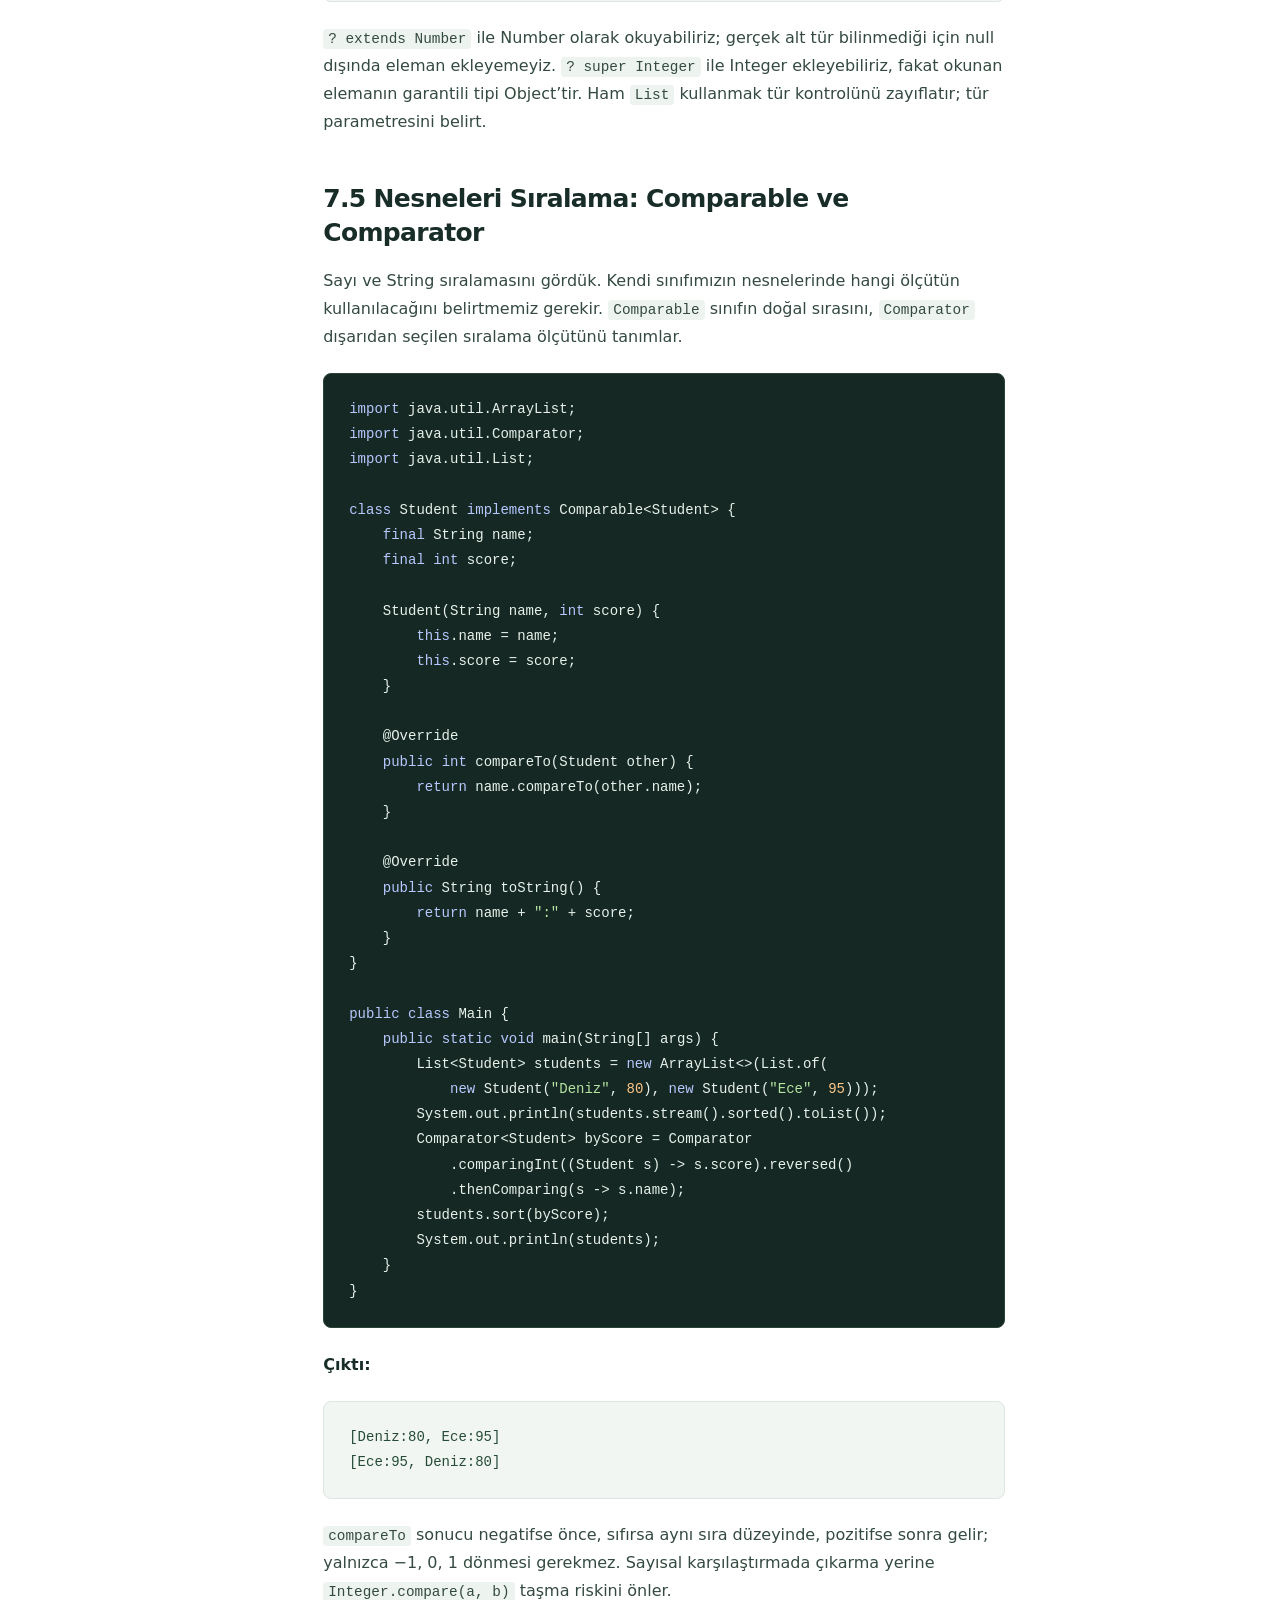
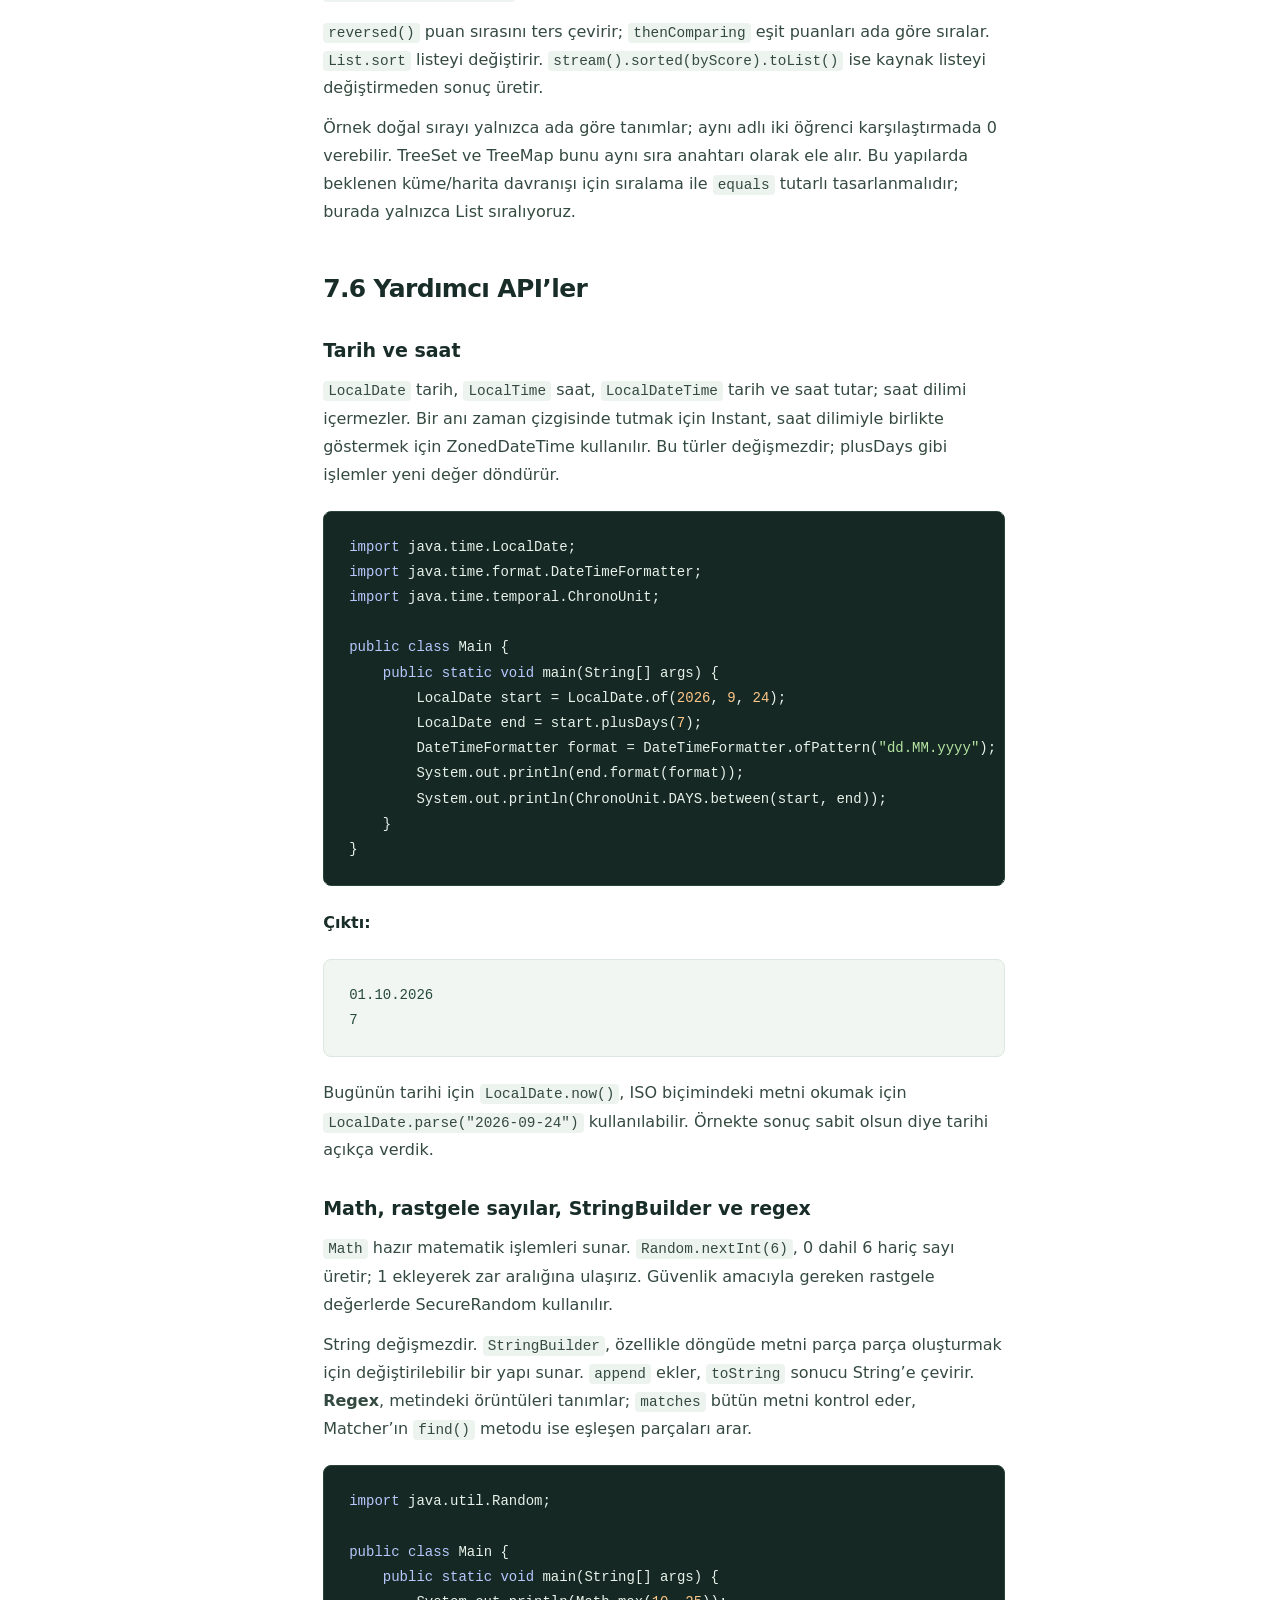
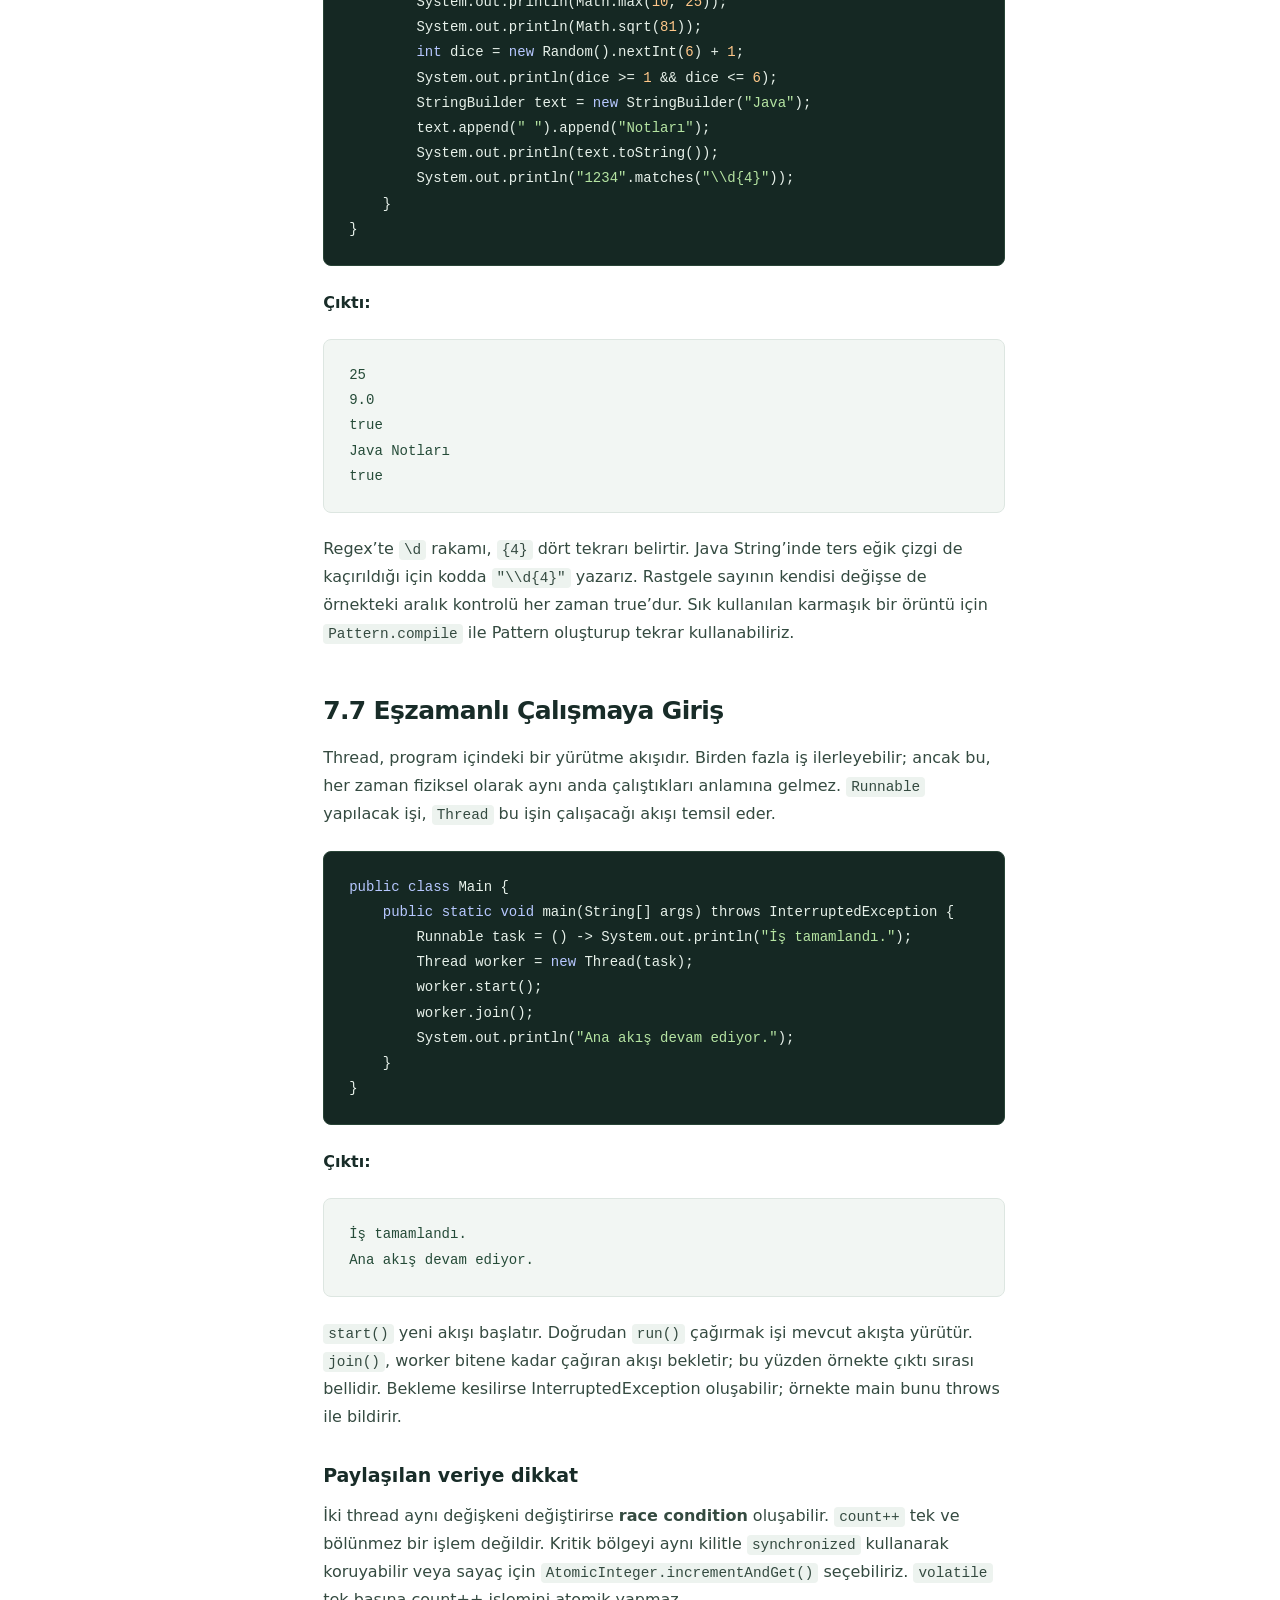
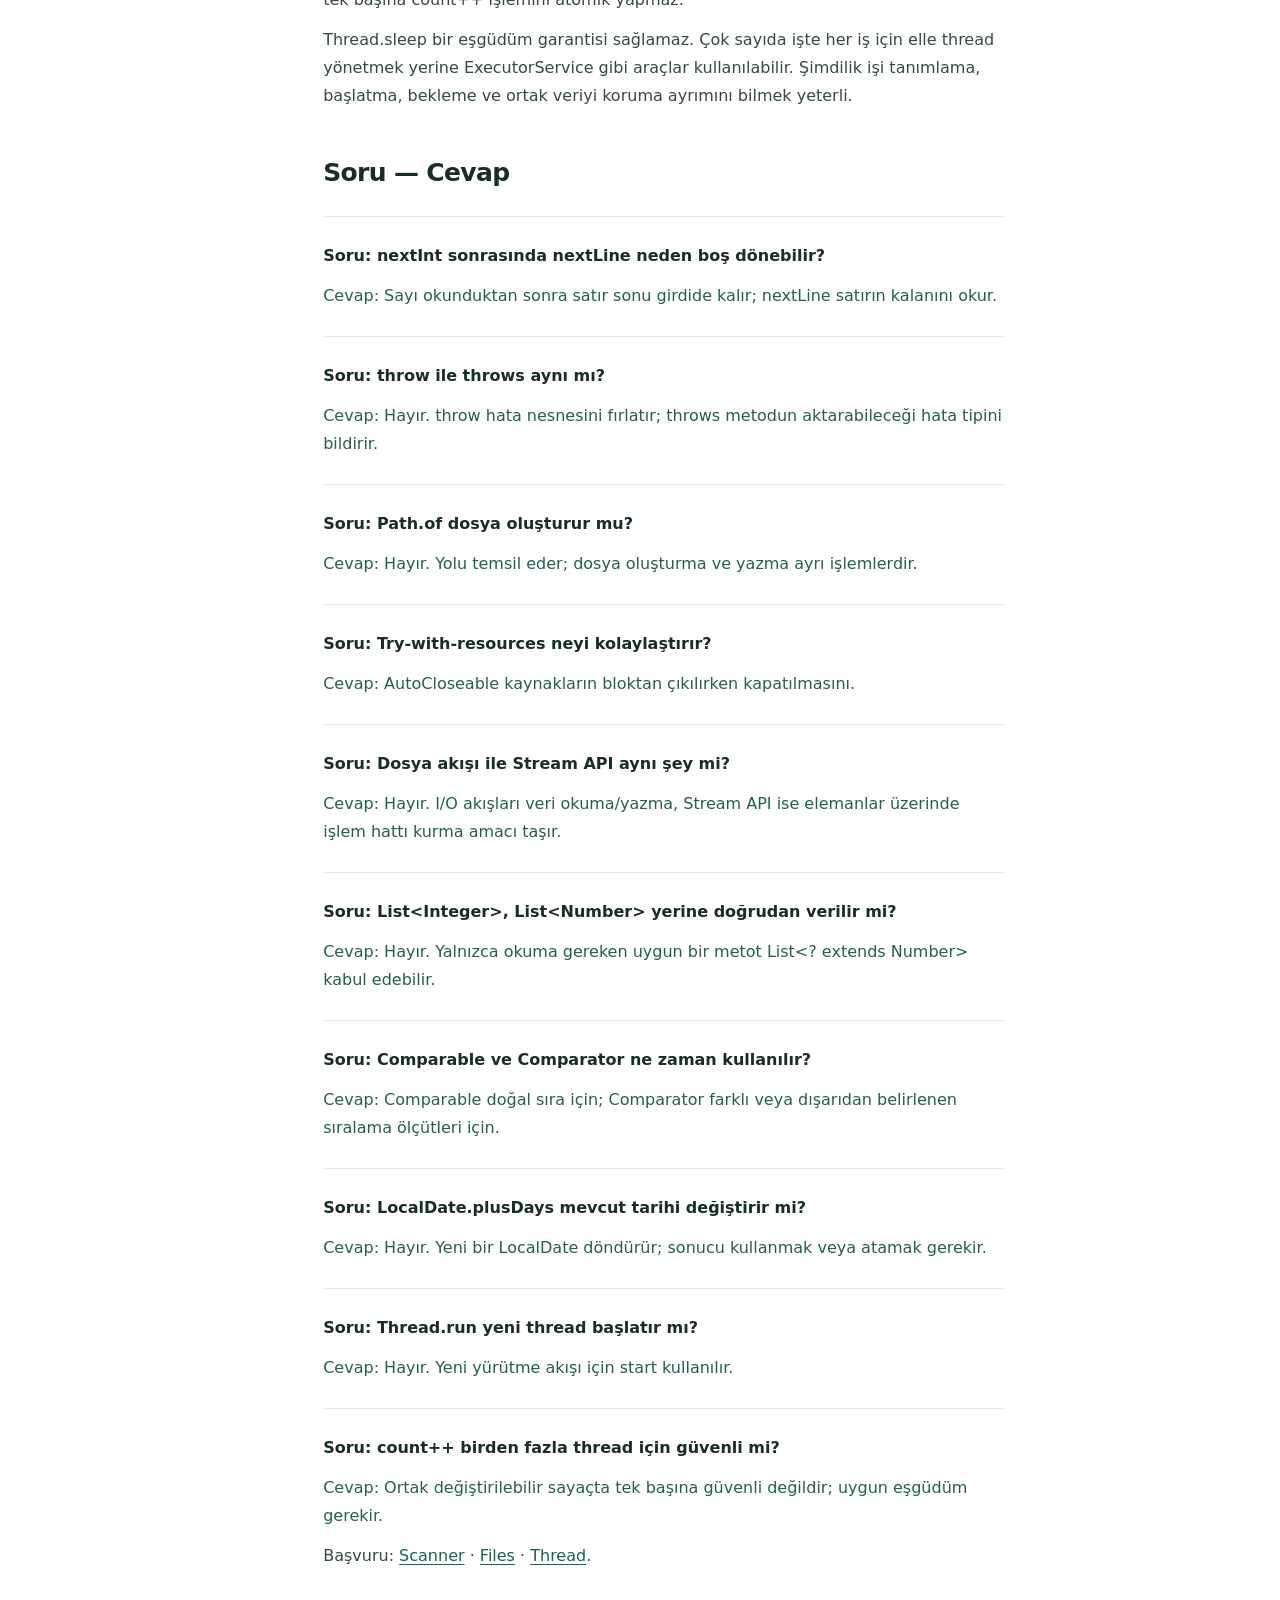
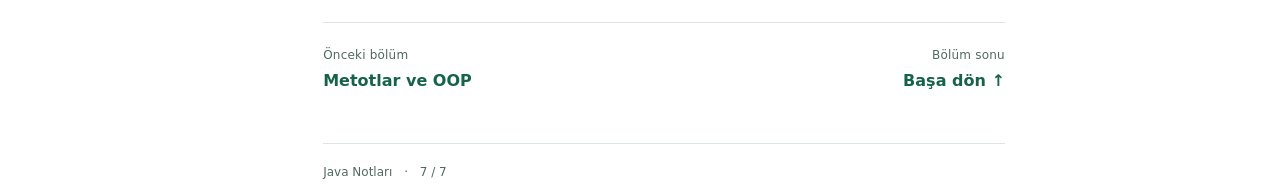
<file: ileri-konular-api.html>
<!doctype html>
<html lang="tr" class="no-js">
<head><meta charset="utf-8"><meta name="viewport" content="width=device-width, initial-scale=1">
<title>Java’da İleri Konular ve Temel API’ler · Java Notları</title>
<meta name="description" content="Scanner, exceptions, dosyalar ve I/O, generics, sıralama, yardımcı API’ler ve thread: açıklamalı Java örnekleri.">
<meta name="theme-color" content="#173d32"><link rel="icon" href="favicon.svg" type="image/svg+xml">
<link rel="stylesheet" href="style.css?v=3"><script src="app.js" defer></script></head>
<body id="top"><a class="skip-link" href="#icerik">İçeriğe geç</a>
<header class="topbar"><a class="brand" href="index.html"><span class="brand-mark" aria-hidden="true">J.</span><span>Java <strong>Notları</strong></span></a><span class="topbar-caption">Türkçe çalışma notları</span><button class="menu-toggle" type="button" aria-expanded="false" aria-controls="sidebar">☰ Konular</button></header>
<div class="layout"><aside class="sidebar" id="sidebar"><p class="nav-label">KONU ANLATIMLARI</p><nav aria-label="Bölümler"><a href="index.html"><span class="chapter-number">01</span><span>Giriş</span></a><a href="main-metodu.html"><span class="chapter-number">02</span><span>Yazım Kuralları</span></a><a href="degiskenler.html"><span class="chapter-number">03</span><span>Değişkenler</span></a><a href="operatorler-donguler.html"><span class="chapter-number">04</span><span>İşlemler</span></a><a href="koleksiyonlar-stream.html"><span class="chapter-number">05</span><span>Koleksiyonlar</span></a><a href="metotlar-oop.html"><span class="chapter-number">06</span><span>Metotlar ve OOP</span></a><a href="ileri-konular-api.html" aria-current="page"><span class="chapter-number">07</span><span>Java’da İleri Konular ve Temel API’ler</span></a></nav><div class="sidebar-note"><span>JAVA TEMELLERİ</span><p>Çalışma mantığından<br>nesnelere.</p></div></aside>
<main id="icerik" tabindex="-1"><div class="chapter-heading"><p class="eyebrow">JAVA TEMELLERİ <span>/</span> BÖLÜM 07</p><h1>Java’da İleri Konular ve Temel API’ler</h1></div>
<details class="mobile-toc"><summary>Bu bölümde</summary><nav aria-label="Bölüm içi bağlantılar"><a href="#scanner">7.1 Kullanıcı Girdisi: Scanner</a><a href="#exceptions">7.2 Hata Yönetimi: Exceptions</a><a href="#dosyalar">7.3 Dosyalar ve I/O</a><a href="#generics">7.4 Generics</a><a href="#siralama">7.5 Nesneleri Sıralama: Comparable ve Comparator</a><a href="#yardimci-api">7.6 Yardımcı API’ler</a><a href="#thread">7.7 Eşzamanlı Çalışmaya Giriş</a><a href="#soru-cevap">Soru — Cevap</a></nav></details>
<article>
<p>Metotlar ve OOP ile kurduğumuz temeli şimdi kullanıcı girdisi, hata yönetimi, dosyalar ve Java’nın hazır araçlarıyla tamamlayacağız. Bu bölüm, temel kursun son bölümüdür; Java’nın bütün uzmanlık alanlarını kapsamaz.</p>
<p>Örnekler Java 21 ile hazırlanmıştır. Her kod kutusunu ayrı bir <code>Main.java</code> dosyası olarak çalıştırabilirsin. <code>import</code>, hazır bir tipi kısa adıyla kullanmamızı sağlar; kütüphane indirme komutu değildir. Buradaki API’ler JDK içinde gelir.</p>
<h2 id="scanner">7.1 Kullanıcı Girdisi: Scanner</h2>
<p><code>Scanner</code> metin girdisini okur. <code>System.in</code> klavyeden gelen standart girdidir. <code>next()</code> boşlukla ayrılan bir parçayı, <code>nextLine()</code> satırın kalanını, <code>nextInt()</code> tam sayı okur.</p>
<pre class="code" tabindex="0" aria-label="Java kod örneği"><code><span class="keyword">import</span> java.util.Scanner;

<span class="keyword">public</span> <span class="keyword">class</span> Main {
    <span class="keyword">public</span> <span class="keyword">static</span> <span class="keyword">void</span> main(String[] args) {
        try (Scanner input = <span class="keyword">new</span> Scanner(System.in)) {
            System.out.println(<span class="string">&quot;Yaşınızı yazın:&quot;</span>);
            <span class="keyword">int</span> age = input.nextInt();
            input.nextLine(); <span class="comment">// Sayıdan sonra kalan satır sonunu tüket.</span>
            System.out.println(<span class="string">&quot;Adınızı yazın:&quot;</span>);
            String name = input.nextLine();
            System.out.println(name + <span class="string">&quot;: &quot;</span> + age);
        }
    }
}</code></pre>
<p class="label">Örnek giriş: 25 / Deniz · Çıktı:</p><pre class="flow">Yaşınızı yazın:
Adınızı yazın:
Deniz: 25</pre>
<h3>nextInt ile nextLine neden karışır?</h3>
<p><code>nextInt()</code> sayıyı okur, satır sonunu tüketmez. Hemen ardından gelen <code>nextLine()</code> bu yüzden boş metin döndürebilir. Örnekte araya bir <code>nextLine()</code> koyarak satırın kalanını tükettik. Diğer yaklaşım bütün girdileri satır olarak okuyup <code>Integer.parseInt(input.nextLine())</code> ile dönüştürmektir.</p>
<p>Sayı yerine metin girilirse <code>nextInt()</code>, <code>InputMismatchException</code> üretir. Öncesinde <code>hasNextInt()</code> ile kontrol edebilirsin; geçersiz girdiyi bir döngüde yeniden sorarken tüketmeyi unutma. Ondalıklı sayı okuma biçimi Scanner’ın yerel ayarına bağlıdır.</p>
<p>Örnekte program biterken Scanner kapanır; bu, bağlı olduğu <code>System.in</code> akışını da kapatır. Daha uzun programlarda aynı girdi kaynağını paylaş, okumaya devam edeceksen erken kapatma. <code>try (...)</code> yapısını dosyalar konusunda açıklayacağız.</p>
<h2 id="exceptions">7.2 Hata Yönetimi: Exceptions</h2>
<p>Exception, bir işlem normal biçimde tamamlanamadığında oluşan nesnedir. Hatalı sayı dönüşümü veya bulunamayan dosya buna örnektir. <code>try</code> denenmek istenen işlemi, <code>catch</code> belirli hataya verilecek yanıtı içerir.</p>
<pre class="code" tabindex="0" aria-label="Java kod örneği"><code><span class="keyword">public</span> <span class="keyword">class</span> Main {
    <span class="keyword">public</span> <span class="keyword">static</span> <span class="keyword">void</span> main(String[] args) {
        try {
            <span class="keyword">int</span> age = Integer.parseInt(<span class="string">&quot;yirmi&quot;</span>);
            System.out.println(age);
        } catch (NumberFormatException e) {
            System.out.println(<span class="string">&quot;Geçerli bir tam sayı girin.&quot;</span>);
        } finally {
            System.out.println(<span class="string">&quot;Deneme tamamlandı.&quot;</span>);
        }
    }
}</code></pre>
<p class="label">Çıktı:</p><pre class="flow">Geçerli bir tam sayı girin.
Deneme tamamlandı.</pre>
<p>Hata oluştuğunda try bloğunun kalan kısmı atlanır ve uygun catch aranır. <code>finally</code> normal akışta hata olsa da olmasa da çalışır; JVM’nin sonlandırılması gibi durumlarda çalışma garantisi yoktur. Kaynak kapatma için çoğunlukla try-with-resources kullanılır. Hataları boş catch ile sessizce yutma.</p>
<h3>Checked, unchecked, throw ve throws</h3>
<p><strong>Checked exception</strong> için derleyici, hatayı yakalamanı veya metodun <code>throws</code> bildirimine eklemeni ister; <code>IOException</code> buna örnektir. <strong>Unchecked exception</strong>, RuntimeException ve alt tipleridir; örneğin IllegalArgumentException. Bunlarda bu derleme zorunluluğu yoktur. <code>Error</code> türleri ise genellikle sıradan kullanıcı hatası gibi ele alınmaz.</p>
<p><code>throw</code> belirli bir hata nesnesini fırlatır. <code>throws</code> metodun hangi hatayı çağırana aktarabileceğini bildirir; hatayı çözmez. Birden çok catch kullanırsan özel alt tipleri genel tiplerden önce yazmalısın.</p>
<pre class="code" tabindex="0" aria-label="Java kod örneği"><code><span class="keyword">class</span> InvalidScoreException <span class="keyword">extends</span> Exception {
    InvalidScoreException(String message) {
        <span class="keyword">super</span>(message);
    }
}

<span class="keyword">public</span> <span class="keyword">class</span> Main {
    <span class="keyword">static</span> <span class="keyword">void</span> checkScore(<span class="keyword">int</span> score) throws InvalidScoreException {
        <span class="keyword">if</span> (score &lt; <span class="number">0</span> || score &gt; <span class="number">100</span>) {
            throw <span class="keyword">new</span> InvalidScoreException(<span class="string">&quot;Puan 0–100 arasında olmalı.&quot;</span>);
        }
    }

    <span class="keyword">public</span> <span class="keyword">static</span> <span class="keyword">void</span> main(String[] args) {
        try {
            checkScore(<span class="number">120</span>);
        } catch (InvalidScoreException e) {
            System.out.println(e.getMessage());
        }
    }
}</code></pre>
<p class="label">Çıktı:</p><pre class="flow">Puan 0–100 arasında olmalı.</pre>
<p>Kendi hata tipimiz Exception’dan türediği için checked’dır. Her kontrol için özel sınıf gerekmez; geçersiz bir metot argümanı için hazır <code>IllegalArgumentException</code> da uygundur.</p>
<h2 id="dosyalar">7.3 Dosyalar ve I/O</h2>
<p>I/O, girdi ve çıktı işlemleridir. <code>Path</code> bir dosya veya klasör yolunu temsil eder; tek başına dosya oluşturmaz. <code>Files</code> dosyayı okuma, yazma, kopyalama ve silme gibi işlemler sunar. Göreli yollar programın çalışma klasörüne göre çözülür.</p>
<pre class="code" tabindex="0" aria-label="Java kod örneği"><code><span class="keyword">import</span> java.io.IOException;
<span class="keyword">import</span> java.nio.charset.StandardCharsets;
<span class="keyword">import</span> java.nio.file.Files;
<span class="keyword">import</span> java.nio.file.Path;

<span class="keyword">public</span> <span class="keyword">class</span> Main {
    <span class="keyword">public</span> <span class="keyword">static</span> <span class="keyword">void</span> main(String[] args) {
        try {
            Path file = Files.createTempFile(<span class="string">&quot;java-notlari-&quot;</span>, <span class="string">&quot;.txt&quot;</span>);
            try {
                Files.writeString(file, <span class="string">&quot;Merhaba Java!&quot;</span>, StandardCharsets.UTF_8);
                String text = Files.readString(file, StandardCharsets.UTF_8);
                System.out.println(text);
            } finally {
                Files.deleteIfExists(file);
            }
        } catch (IOException e) {
            System.out.println(<span class="string">&quot;Dosya işlemi başarısız: &quot;</span> + e.getMessage());
        }
    }
}</code></pre>
<p class="label">Çıktı:</p><pre class="flow">Merhaba Java!</pre>
<p>Örnek geçici bir dosya oluşturur, UTF-8 metin yazar, okur ve temizler. Kalıcı bir dosya için <code>Path.of("notlar.txt")</code> kullanılabilir. <code>writeString</code> varsayılan olarak mevcut içeriğin üzerine yazar; ekleme için <code>StandardOpenOption.CREATE</code> ve <code>StandardOpenOption.APPEND</code> seçenekleri verilebilir.</p>
<h3>Byte akışı, karakter akışı ve kaynak kapatma</h3>
<p><code>InputStream / OutputStream</code> byte verisiyle çalışır; resim ve PDF gibi ikili dosyalarda kullanılır. <code>Reader / Writer</code> karakterlerle çalışır; metni byte’a çevirirken UTF-8 gibi bir kodlama devreye girer. BufferedReader ve BufferedWriter, işlemleri tamponlayarak küçük okuma/yazmaları biriktirir.</p>
<pre class="code" tabindex="0" aria-label="Java kod örneği"><code><span class="keyword">import</span> java.io.BufferedReader;
<span class="keyword">import</span> java.io.IOException;
<span class="keyword">import</span> java.io.StringReader;

<span class="keyword">public</span> <span class="keyword">class</span> Main {
    <span class="keyword">public</span> <span class="keyword">static</span> <span class="keyword">void</span> main(String[] args) {
        try (BufferedReader reader = <span class="keyword">new</span> BufferedReader(
                <span class="keyword">new</span> StringReader(<span class="string">&quot;Java\nOOP&quot;</span>))) {
            String line;
            while ((line = reader.readLine()) != <span class="keyword">null</span>) {
                System.out.println(line);
            }
        } catch (IOException e) {
            System.out.println(<span class="string">&quot;Okuma başarısız.&quot;</span>);
        }
    }
}</code></pre>
<p class="label">Çıktı:</p><pre class="flow">Java
OOP</pre>
<p>Bu örnekte dosya yerine bellekteki metni okuduk. Dosyada aynı döngü <code>Files.newBufferedReader(path, StandardCharsets.UTF_8)</code> ile kullanılabilir. <code>readLine()</code> dosya sonunda null döndürür; boş satır ise boş String’dir.</p>
<p><strong>Try-with-resources</strong>, parantezde oluşturulan AutoCloseable kaynakları blok sonunda hata olsa bile kapatır. Birden fazla kaynak ters sırayla kapatılır. <code>readString</code> bütün içeriği belleğe alır; büyük metinlerde satır satır okumak daha uygundur. Buradaki I/O akışları, 5. bölümdeki koleksiyonları işleyen Stream API ile aynı kavram değildir.</p>
<h2 id="generics">7.4 Generics</h2>
<p>Generics, bir sınıf veya metodun çalışacağı türü parametre yapar. <code>List&lt;String&gt;</code> bunun tanıdık örneğidir. Yanlış türlerin eklenmesini derleme sırasında yakalar ve gereksiz cast işlemlerini azaltır.</p>
<pre class="code" tabindex="0" aria-label="Java kod örneği"><code><span class="keyword">class</span> Box&lt;T&gt; {
    <span class="keyword">private</span> <span class="keyword">final</span> T value;

    Box(T value) {
        <span class="keyword">this</span>.value = value;
    }

    T get() {
        <span class="keyword">return</span> value;
    }
}

<span class="keyword">public</span> <span class="keyword">class</span> Main {
    <span class="keyword">static</span> &lt;T&gt; T first(T[] items) {
        <span class="keyword">if</span> (items.length == <span class="number">0</span>) {
            throw <span class="keyword">new</span> IllegalArgumentException(<span class="string">&quot;Dizi boş olamaz.&quot;</span>);
        }
        <span class="keyword">return</span> items[<span class="number">0</span>];
    }

    <span class="keyword">public</span> <span class="keyword">static</span> <span class="keyword">void</span> main(String[] args) {
        Box&lt;String&gt; box = <span class="keyword">new</span> Box&lt;&gt;(<span class="string">&quot;Java&quot;</span>);
        System.out.println(box.get());
        System.out.println(first(<span class="keyword">new</span> Integer[]{<span class="number">10</span>, <span class="number">20</span>}));
    }
}</code></pre>
<p class="label">Çıktı:</p><pre class="flow">Java
10</pre>
<p><code>T</code> bir tür parametresidir; adı zorunlu olarak T olmak zorunda değildir. Generic metotta <code>&lt;T&gt;</code> dönüş tipinden önce gelir. <code>&lt;&gt;</code> ile derleyici türü bağlamdan çıkarır. Primitive yerine wrapper kullanılır: <code>Box&lt;Integer&gt;</code> geçerlidir, <code>Box&lt;int&gt;</code> değildir.</p>
<h3>Bounds ve wildcard</h3>
<p><code>&lt;T extends Number&gt;</code>, kabul edilen türleri Number ve alt tipleriyle sınırlar. <code>?</code> ise türü bilinmeyen bir parametreyi gösterir. List&lt;Integer&gt;, List&lt;Number&gt;’ın alt tipi değildir; bu nedenle ortak okuma işlemlerinde wildcard kullanırız.</p>
<pre class="code" tabindex="0" aria-label="Java kod örneği"><code><span class="keyword">import</span> java.util.ArrayList;
<span class="keyword">import</span> java.util.List;

<span class="keyword">public</span> <span class="keyword">class</span> Main {
    <span class="keyword">static</span> <span class="keyword">double</span> total(List&lt;? <span class="keyword">extends</span> Number&gt; numbers) {
        <span class="keyword">double</span> result = <span class="number">0</span>;
        for (Number number : numbers) {
            result += number.doubleValue();
        }
        <span class="keyword">return</span> result;
    }

    <span class="keyword">static</span> <span class="keyword">void</span> addOne(List&lt;? <span class="keyword">super</span> Integer&gt; numbers) {
        numbers.add(<span class="number">1</span>);
    }

    <span class="keyword">public</span> <span class="keyword">static</span> <span class="keyword">void</span> main(String[] args) {
        System.out.println(total(List.of(<span class="number">10</span>, <span class="number">20</span>)));
        List&lt;Number&gt; numbers = <span class="keyword">new</span> ArrayList&lt;&gt;();
        addOne(numbers);
        System.out.println(numbers);
    }
}</code></pre>
<p class="label">Çıktı:</p><pre class="flow">30.0
[1]</pre>
<p><code>? extends Number</code> ile Number olarak okuyabiliriz; gerçek alt tür bilinmediği için null dışında eleman ekleyemeyiz. <code>? super Integer</code> ile Integer ekleyebiliriz, fakat okunan elemanın garantili tipi Object’tir. Ham <code>List</code> kullanmak tür kontrolünü zayıflatır; tür parametresini belirt.</p>
<h2 id="siralama">7.5 Nesneleri Sıralama: Comparable ve Comparator</h2>
<p>Sayı ve String sıralamasını gördük. Kendi sınıfımızın nesnelerinde hangi ölçütün kullanılacağını belirtmemiz gerekir. <code>Comparable</code> sınıfın doğal sırasını, <code>Comparator</code> dışarıdan seçilen sıralama ölçütünü tanımlar.</p>
<pre class="code" tabindex="0" aria-label="Java kod örneği"><code><span class="keyword">import</span> java.util.ArrayList;
<span class="keyword">import</span> java.util.Comparator;
<span class="keyword">import</span> java.util.List;

<span class="keyword">class</span> Student <span class="keyword">implements</span> Comparable&lt;Student&gt; {
    <span class="keyword">final</span> String name;
    <span class="keyword">final</span> <span class="keyword">int</span> score;

    Student(String name, <span class="keyword">int</span> score) {
        <span class="keyword">this</span>.name = name;
        <span class="keyword">this</span>.score = score;
    }

    @Override
    <span class="keyword">public</span> <span class="keyword">int</span> compareTo(Student other) {
        <span class="keyword">return</span> name.compareTo(other.name);
    }

    @Override
    <span class="keyword">public</span> String toString() {
        <span class="keyword">return</span> name + <span class="string">&quot;:&quot;</span> + score;
    }
}

<span class="keyword">public</span> <span class="keyword">class</span> Main {
    <span class="keyword">public</span> <span class="keyword">static</span> <span class="keyword">void</span> main(String[] args) {
        List&lt;Student&gt; students = <span class="keyword">new</span> ArrayList&lt;&gt;(List.of(
            <span class="keyword">new</span> Student(<span class="string">&quot;Deniz&quot;</span>, <span class="number">80</span>), <span class="keyword">new</span> Student(<span class="string">&quot;Ece&quot;</span>, <span class="number">95</span>)));
        System.out.println(students.stream().sorted().toList());
        Comparator&lt;Student&gt; byScore = Comparator
            .comparingInt((Student s) -&gt; s.score).reversed()
            .thenComparing(s -&gt; s.name);
        students.sort(byScore);
        System.out.println(students);
    }
}</code></pre>
<p class="label">Çıktı:</p><pre class="flow">[Deniz:80, Ece:95]
[Ece:95, Deniz:80]</pre>
<p><code>compareTo</code> sonucu negatifse önce, sıfırsa aynı sıra düzeyinde, pozitifse sonra gelir; yalnızca −1, 0, 1 dönmesi gerekmez. Sayısal karşılaştırmada çıkarma yerine <code>Integer.compare(a, b)</code> taşma riskini önler.</p>
<p><code>reversed()</code> puan sırasını ters çevirir; <code>thenComparing</code> eşit puanları ada göre sıralar. <code>List.sort</code> listeyi değiştirir. <code>stream().sorted(byScore).toList()</code> ise kaynak listeyi değiştirmeden sonuç üretir.</p>
<p>Örnek doğal sırayı yalnızca ada göre tanımlar; aynı adlı iki öğrenci karşılaştırmada 0 verebilir. TreeSet ve TreeMap bunu aynı sıra anahtarı olarak ele alır. Bu yapılarda beklenen küme/harita davranışı için sıralama ile <code>equals</code> tutarlı tasarlanmalıdır; burada yalnızca List sıralıyoruz.</p>
<h2 id="yardimci-api">7.6 Yardımcı API’ler</h2>
<h3>Tarih ve saat</h3>
<p><code>LocalDate</code> tarih, <code>LocalTime</code> saat, <code>LocalDateTime</code> tarih ve saat tutar; saat dilimi içermezler. Bir anı zaman çizgisinde tutmak için Instant, saat dilimiyle birlikte göstermek için ZonedDateTime kullanılır. Bu türler değişmezdir; plusDays gibi işlemler yeni değer döndürür.</p>
<pre class="code" tabindex="0" aria-label="Java kod örneği"><code><span class="keyword">import</span> java.time.LocalDate;
<span class="keyword">import</span> java.time.format.DateTimeFormatter;
<span class="keyword">import</span> java.time.temporal.ChronoUnit;

<span class="keyword">public</span> <span class="keyword">class</span> Main {
    <span class="keyword">public</span> <span class="keyword">static</span> <span class="keyword">void</span> main(String[] args) {
        LocalDate start = LocalDate.of(<span class="number">2026</span>, <span class="number">9</span>, <span class="number">24</span>);
        LocalDate end = start.plusDays(<span class="number">7</span>);
        DateTimeFormatter format = DateTimeFormatter.ofPattern(<span class="string">&quot;dd.MM.yyyy&quot;</span>);
        System.out.println(end.format(format));
        System.out.println(ChronoUnit.DAYS.between(start, end));
    }
}</code></pre>
<p class="label">Çıktı:</p><pre class="flow">01.10.2026
7</pre>
<p>Bugünün tarihi için <code>LocalDate.now()</code>, ISO biçimindeki metni okumak için <code>LocalDate.parse("2026-09-24")</code> kullanılabilir. Örnekte sonuç sabit olsun diye tarihi açıkça verdik.</p>
<h3>Math, rastgele sayılar, StringBuilder ve regex</h3>
<p><code>Math</code> hazır matematik işlemleri sunar. <code>Random.nextInt(6)</code>, 0 dahil 6 hariç sayı üretir; 1 ekleyerek zar aralığına ulaşırız. Güvenlik amacıyla gereken rastgele değerlerde SecureRandom kullanılır.</p>
<p>String değişmezdir. <code>StringBuilder</code>, özellikle döngüde metni parça parça oluşturmak için değiştirilebilir bir yapı sunar. <code>append</code> ekler, <code>toString</code> sonucu String’e çevirir. <strong>Regex</strong>, metindeki örüntüleri tanımlar; <code>matches</code> bütün metni kontrol eder, Matcher’ın <code>find()</code> metodu ise eşleşen parçaları arar.</p>
<pre class="code" tabindex="0" aria-label="Java kod örneği"><code><span class="keyword">import</span> java.util.Random;

<span class="keyword">public</span> <span class="keyword">class</span> Main {
    <span class="keyword">public</span> <span class="keyword">static</span> <span class="keyword">void</span> main(String[] args) {
        System.out.println(Math.max(<span class="number">10</span>, <span class="number">25</span>));
        System.out.println(Math.sqrt(<span class="number">81</span>));
        <span class="keyword">int</span> dice = <span class="keyword">new</span> Random().nextInt(<span class="number">6</span>) + <span class="number">1</span>;
        System.out.println(dice &gt;= <span class="number">1</span> &amp;&amp; dice &lt;= <span class="number">6</span>);
        StringBuilder text = <span class="keyword">new</span> StringBuilder(<span class="string">&quot;Java&quot;</span>);
        text.append(<span class="string">&quot; &quot;</span>).append(<span class="string">&quot;Notları&quot;</span>);
        System.out.println(text.toString());
        System.out.println(<span class="string">&quot;1234&quot;</span>.matches(<span class="string">&quot;\\d{4}&quot;</span>));
    }
}</code></pre>
<p class="label">Çıktı:</p><pre class="flow">25
9.0
true
Java Notları
true</pre>
<p>Regex’te <code>\d</code> rakamı, <code>{4}</code> dört tekrarı belirtir. Java String’inde ters eğik çizgi de kaçırıldığı için kodda <code>"\\d{4}"</code> yazarız. Rastgele sayının kendisi değişse de örnekteki aralık kontrolü her zaman true’dur. Sık kullanılan karmaşık bir örüntü için <code>Pattern.compile</code> ile Pattern oluşturup tekrar kullanabiliriz.</p>
<h2 id="thread">7.7 Eşzamanlı Çalışmaya Giriş</h2>
<p>Thread, program içindeki bir yürütme akışıdır. Birden fazla iş ilerleyebilir; ancak bu, her zaman fiziksel olarak aynı anda çalıştıkları anlamına gelmez. <code>Runnable</code> yapılacak işi, <code>Thread</code> bu işin çalışacağı akışı temsil eder.</p>
<pre class="code" tabindex="0" aria-label="Java kod örneği"><code><span class="keyword">public</span> <span class="keyword">class</span> Main {
    <span class="keyword">public</span> <span class="keyword">static</span> <span class="keyword">void</span> main(String[] args) throws InterruptedException {
        Runnable task = () -&gt; System.out.println(<span class="string">&quot;İş tamamlandı.&quot;</span>);
        Thread worker = <span class="keyword">new</span> Thread(task);
        worker.start();
        worker.join();
        System.out.println(<span class="string">&quot;Ana akış devam ediyor.&quot;</span>);
    }
}</code></pre>
<p class="label">Çıktı:</p><pre class="flow">İş tamamlandı.
Ana akış devam ediyor.</pre>
<p><code>start()</code> yeni akışı başlatır. Doğrudan <code>run()</code> çağırmak işi mevcut akışta yürütür. <code>join()</code>, worker bitene kadar çağıran akışı bekletir; bu yüzden örnekte çıktı sırası bellidir. Bekleme kesilirse InterruptedException oluşabilir; örnekte main bunu throws ile bildirir.</p>
<h3>Paylaşılan veriye dikkat</h3>
<p>İki thread aynı değişkeni değiştirirse <strong>race condition</strong> oluşabilir. <code>count++</code> tek ve bölünmez bir işlem değildir. Kritik bölgeyi aynı kilitle <code>synchronized</code> kullanarak koruyabilir veya sayaç için <code>AtomicInteger.incrementAndGet()</code> seçebiliriz. <code>volatile</code> tek başına count++ işlemini atomik yapmaz.</p>
<p>Thread.sleep bir eşgüdüm garantisi sağlamaz. Çok sayıda işte her iş için elle thread yönetmek yerine ExecutorService gibi araçlar kullanılabilir. Şimdilik işi tanımlama, başlatma, bekleme ve ortak veriyi koruma ayrımını bilmek yeterli.</p>
<h2 id="soru-cevap">Soru — Cevap</h2>
<p class="question">Soru: nextInt sonrasında nextLine neden boş dönebilir?</p><p class="answer">Cevap: Sayı okunduktan sonra satır sonu girdide kalır; nextLine satırın kalanını okur.</p>
<p class="question">Soru: throw ile throws aynı mı?</p><p class="answer">Cevap: Hayır. throw hata nesnesini fırlatır; throws metodun aktarabileceği hata tipini bildirir.</p>
<p class="question">Soru: Path.of dosya oluşturur mu?</p><p class="answer">Cevap: Hayır. Yolu temsil eder; dosya oluşturma ve yazma ayrı işlemlerdir.</p>
<p class="question">Soru: Try-with-resources neyi kolaylaştırır?</p><p class="answer">Cevap: AutoCloseable kaynakların bloktan çıkılırken kapatılmasını.</p>
<p class="question">Soru: Dosya akışı ile Stream API aynı şey mi?</p><p class="answer">Cevap: Hayır. I/O akışları veri okuma/yazma, Stream API ise elemanlar üzerinde işlem hattı kurma amacı taşır.</p>
<p class="question">Soru: List&lt;Integer&gt;, List&lt;Number&gt; yerine doğrudan verilir mi?</p><p class="answer">Cevap: Hayır. Yalnızca okuma gereken uygun bir metot List&lt;? extends Number&gt; kabul edebilir.</p>
<p class="question">Soru: Comparable ve Comparator ne zaman kullanılır?</p><p class="answer">Cevap: Comparable doğal sıra için; Comparator farklı veya dışarıdan belirlenen sıralama ölçütleri için.</p>
<p class="question">Soru: LocalDate.plusDays mevcut tarihi değiştirir mi?</p><p class="answer">Cevap: Hayır. Yeni bir LocalDate döndürür; sonucu kullanmak veya atamak gerekir.</p>
<p class="question">Soru: Thread.run yeni thread başlatır mı?</p><p class="answer">Cevap: Hayır. Yeni yürütme akışı için start kullanılır.</p>
<p class="question">Soru: count++ birden fazla thread için güvenli mi?</p><p class="answer">Cevap: Ortak değiştirilebilir sayaçta tek başına güvenli değildir; uygun eşgüdüm gerekir.</p>
<p>Başvuru: <a href="https://docs.oracle.com/en/java/javase/21/docs/api/java.base/java/util/Scanner.html">Scanner</a> · <a href="https://docs.oracle.com/en/java/javase/21/docs/api/java.base/java/nio/file/Files.html">Files</a> · <a href="https://docs.oracle.com/en/java/javase/21/docs/api/java.base/java/lang/Thread.html">Thread</a>.</p>
</article><nav class="pagination" aria-label="Bölümler arası geçiş"><a href="metotlar-oop.html"><small>Önceki bölüm</small>Metotlar ve OOP</a><a href="#top"><small>Bölüm sonu</small>Başa dön ↑</a></nav><footer>Java Notları <span>·</span> 7 / 7</footer></main>
<aside class="toc"><p class="nav-label">BU BÖLÜMDE</p><nav aria-label="Sayfa içindekiler"><a href="#scanner">7.1 Kullanıcı Girdisi: Scanner</a><a href="#exceptions">7.2 Hata Yönetimi: Exceptions</a><a href="#dosyalar">7.3 Dosyalar ve I/O</a><a href="#generics">7.4 Generics</a><a href="#siralama">7.5 Nesneleri Sıralama: Comparable ve Comparator</a><a href="#yardimci-api">7.6 Yardımcı API’ler</a><a href="#thread">7.7 Eşzamanlı Çalışmaya Giriş</a><a href="#soru-cevap">Soru — Cevap</a></nav></aside></div></body></html>
</file>
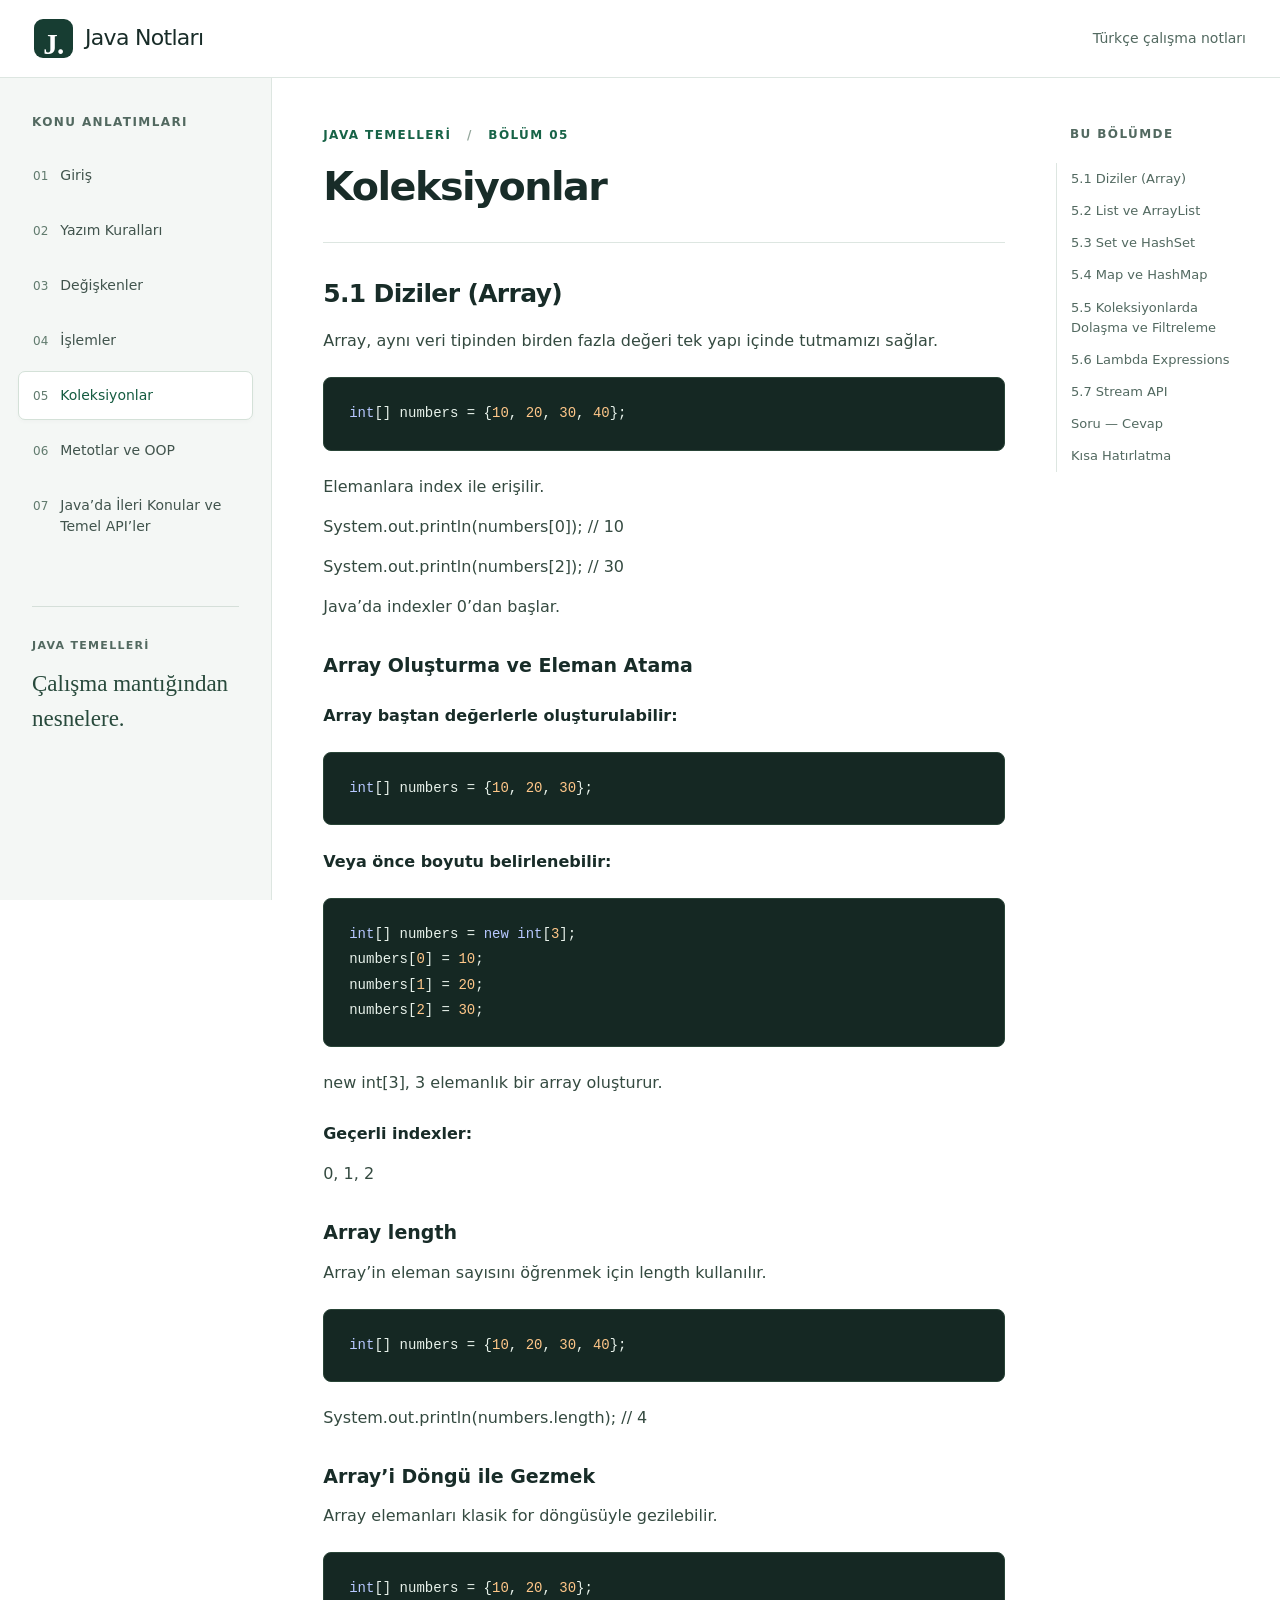
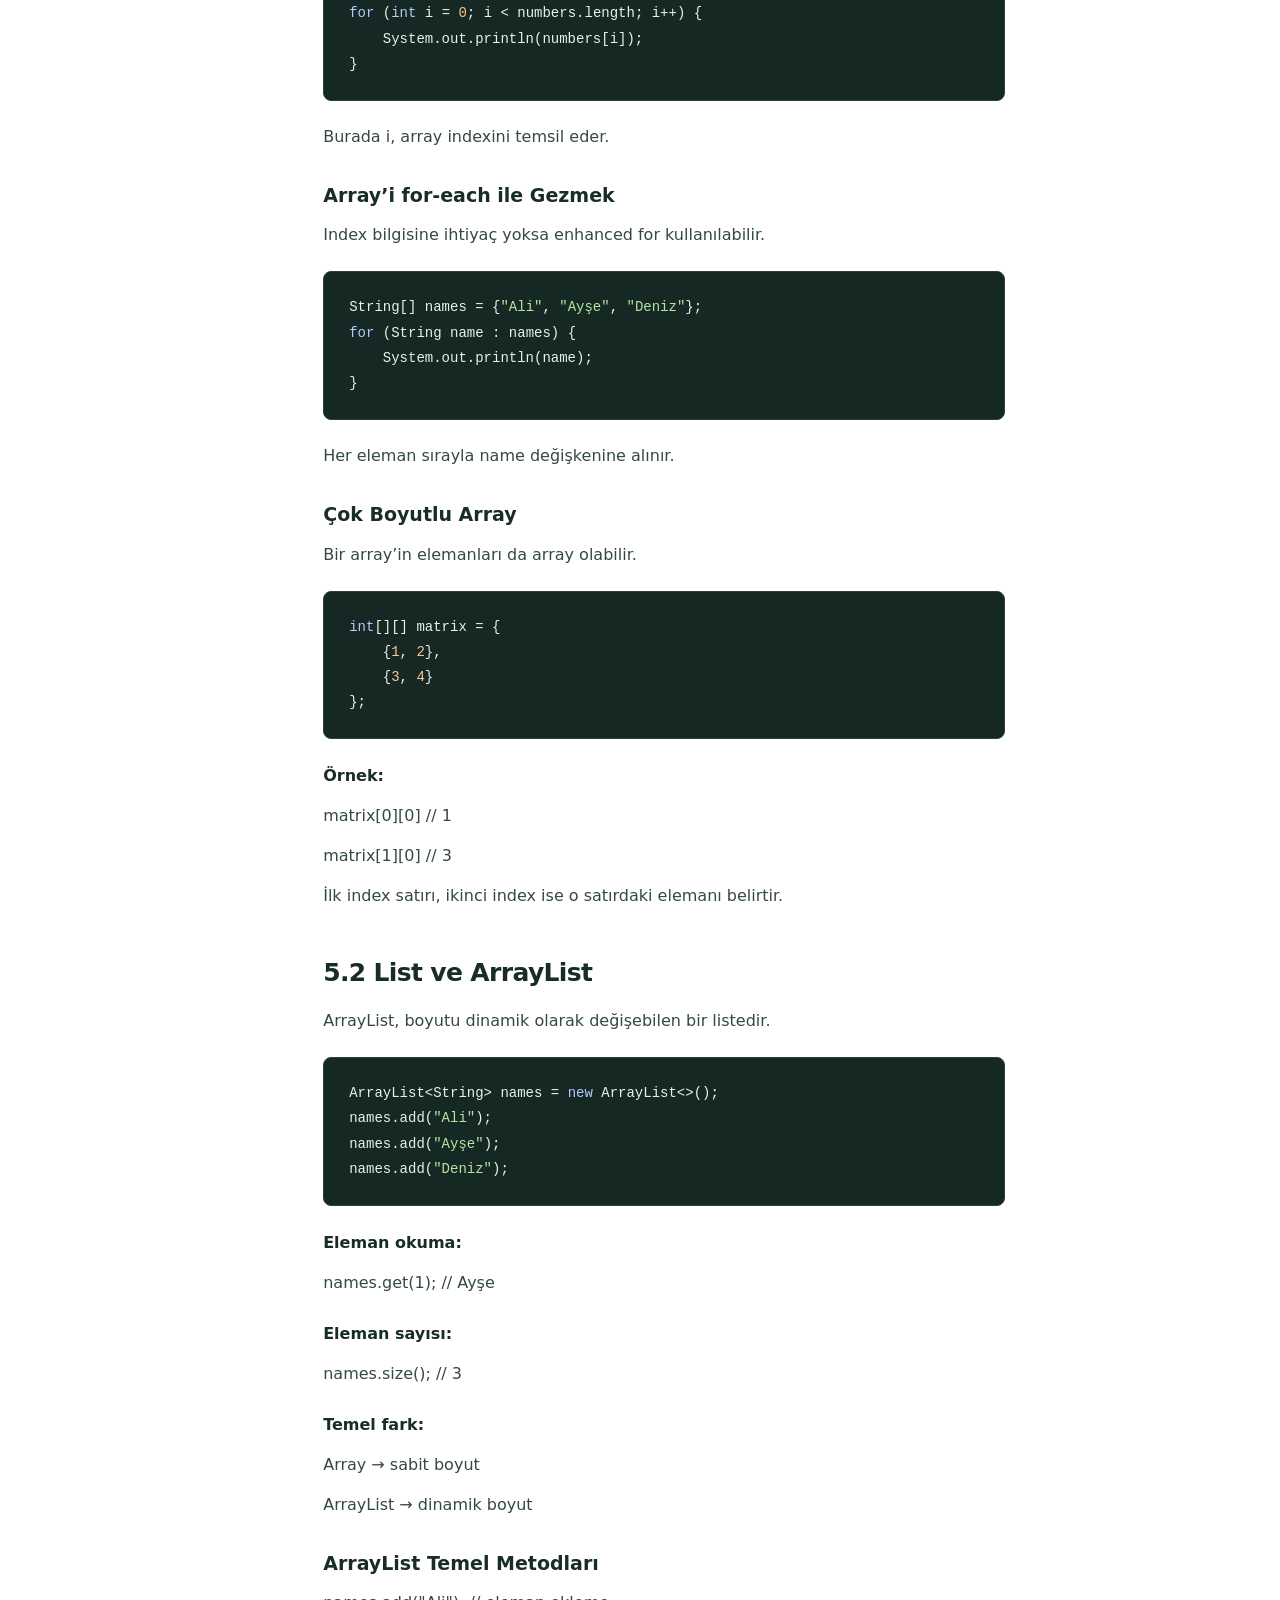
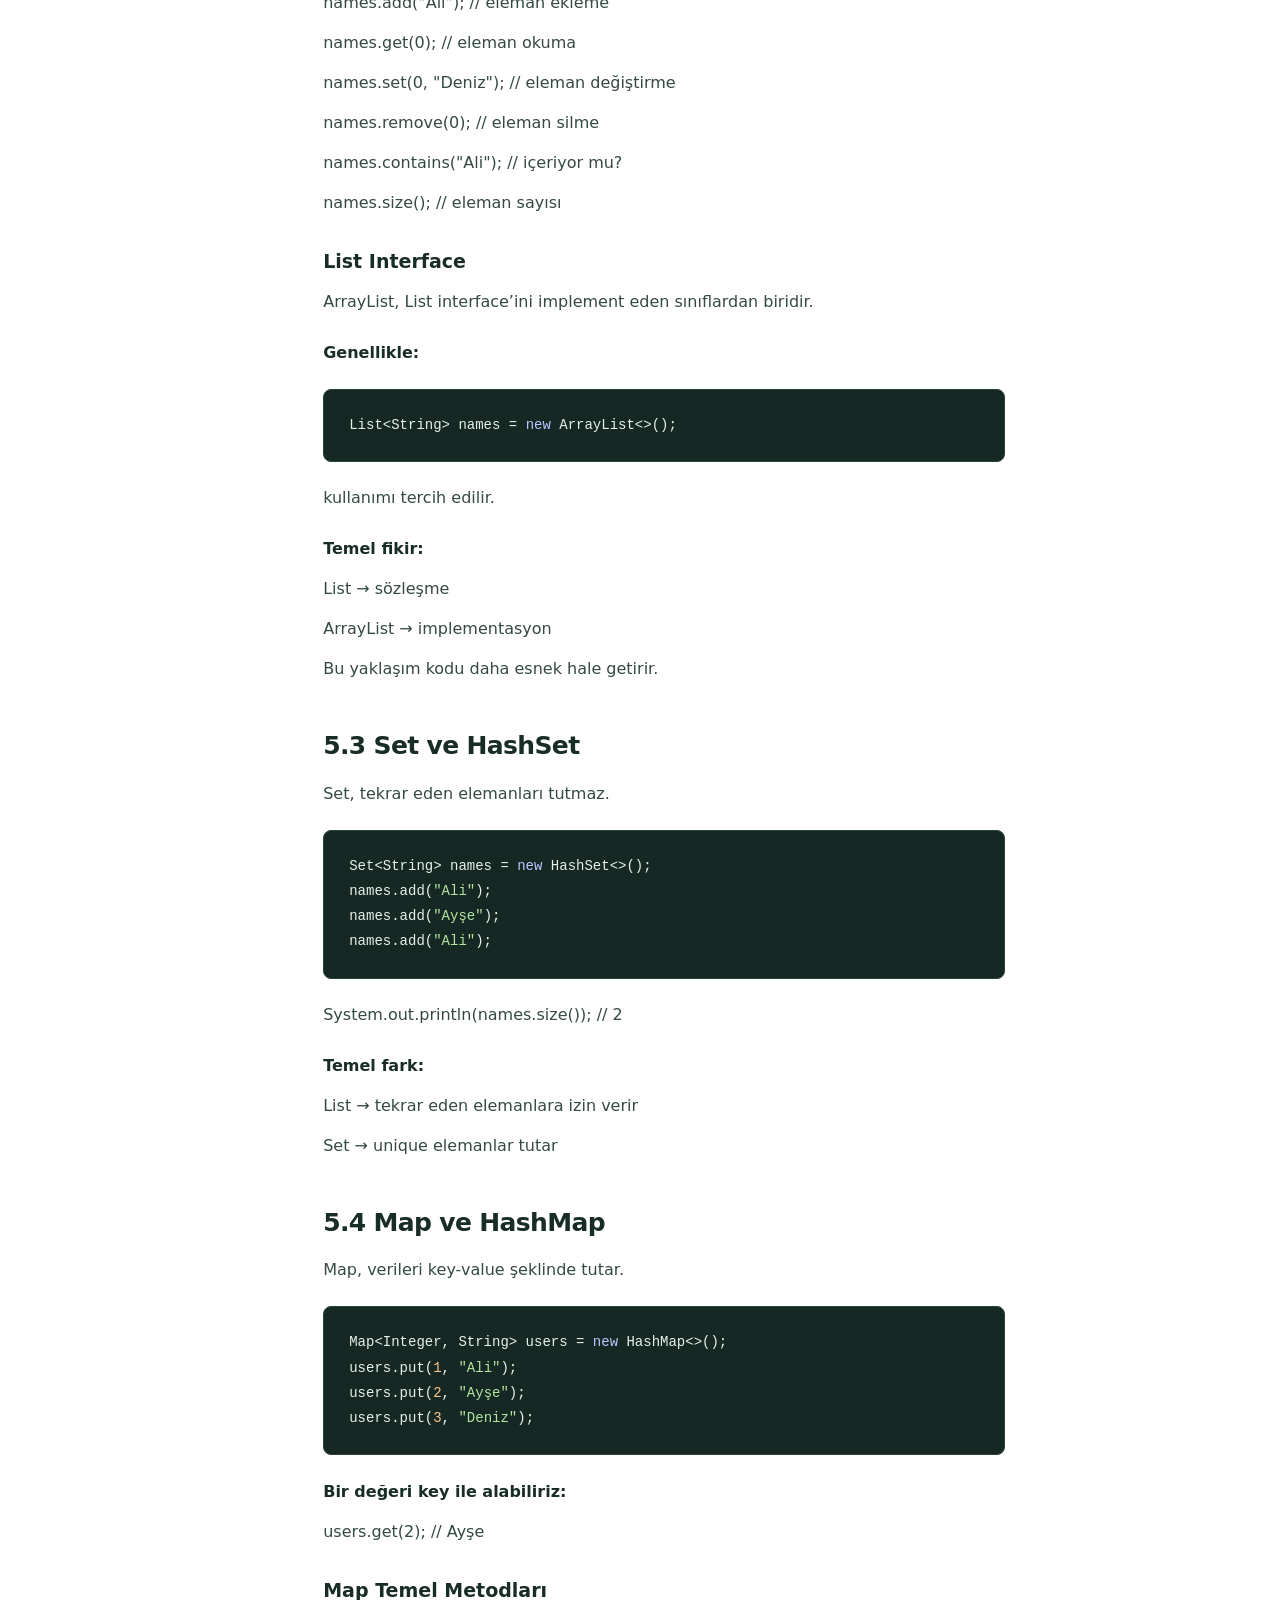
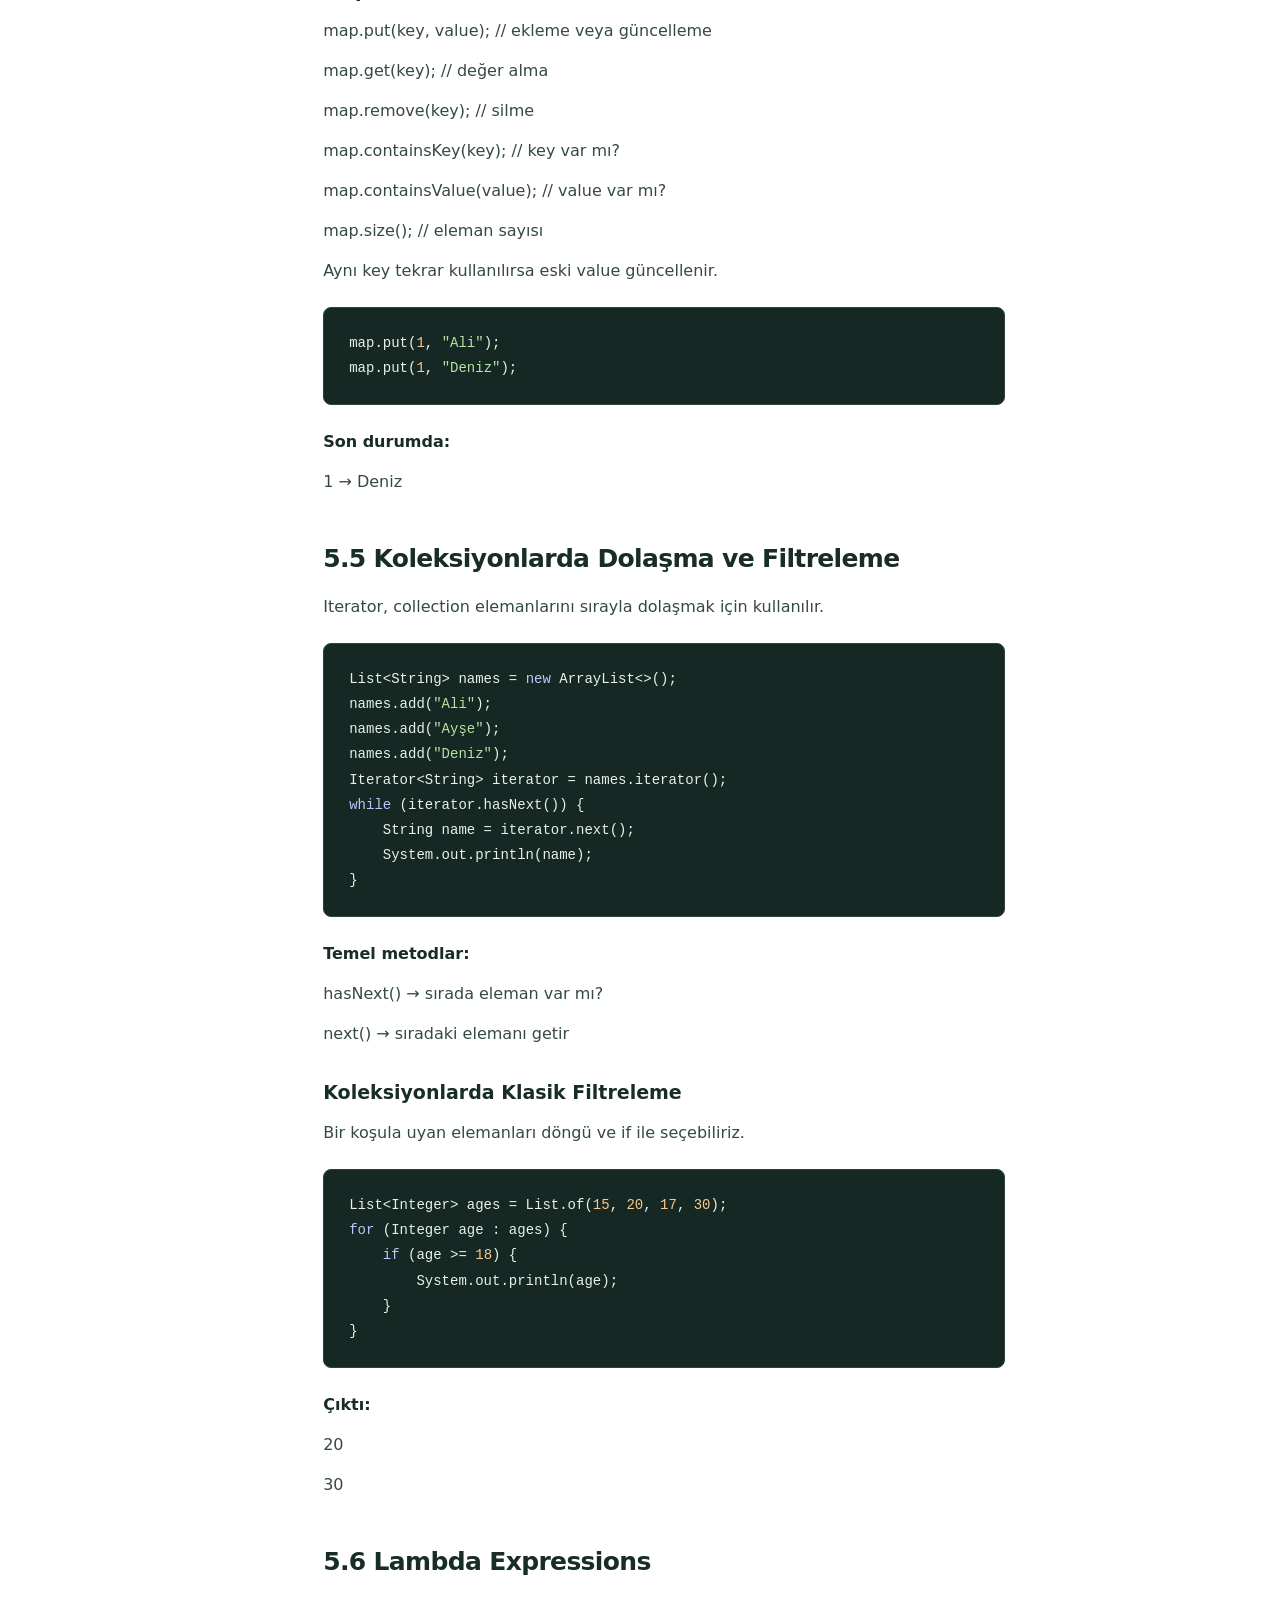
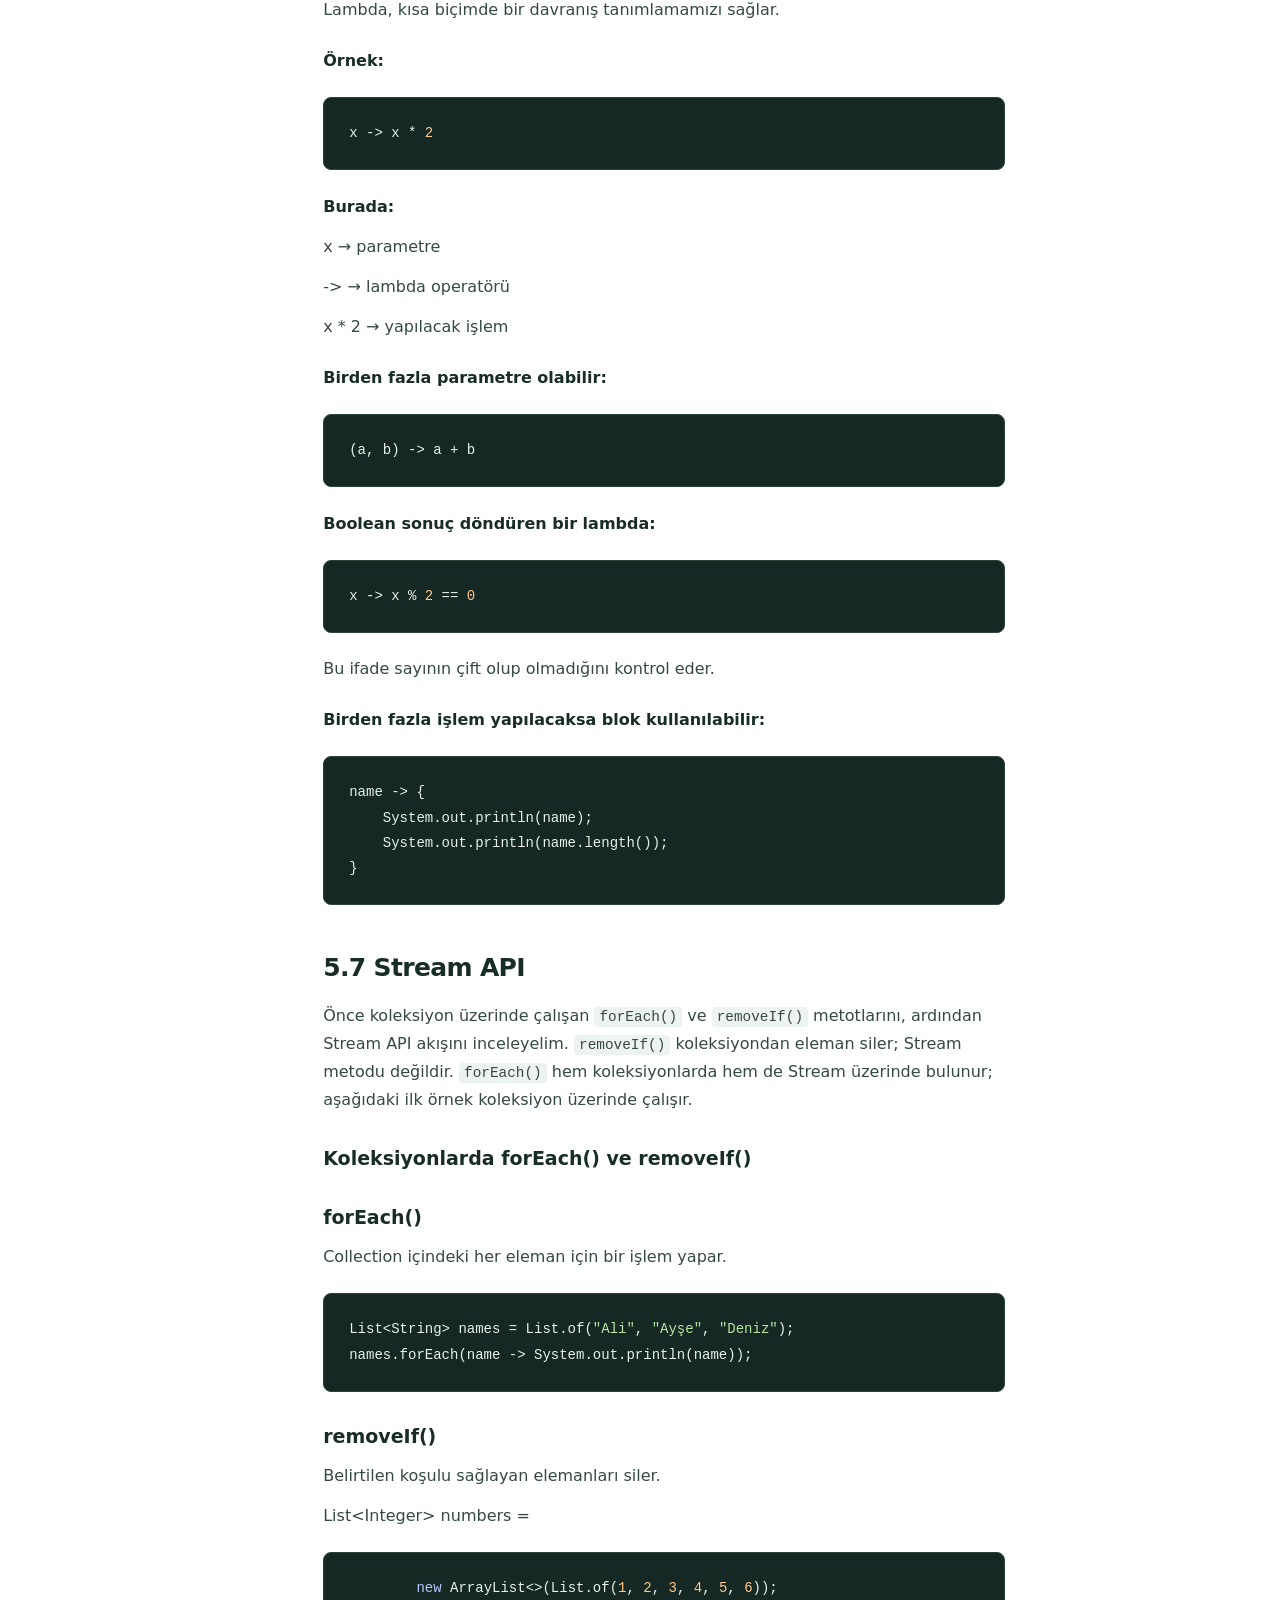
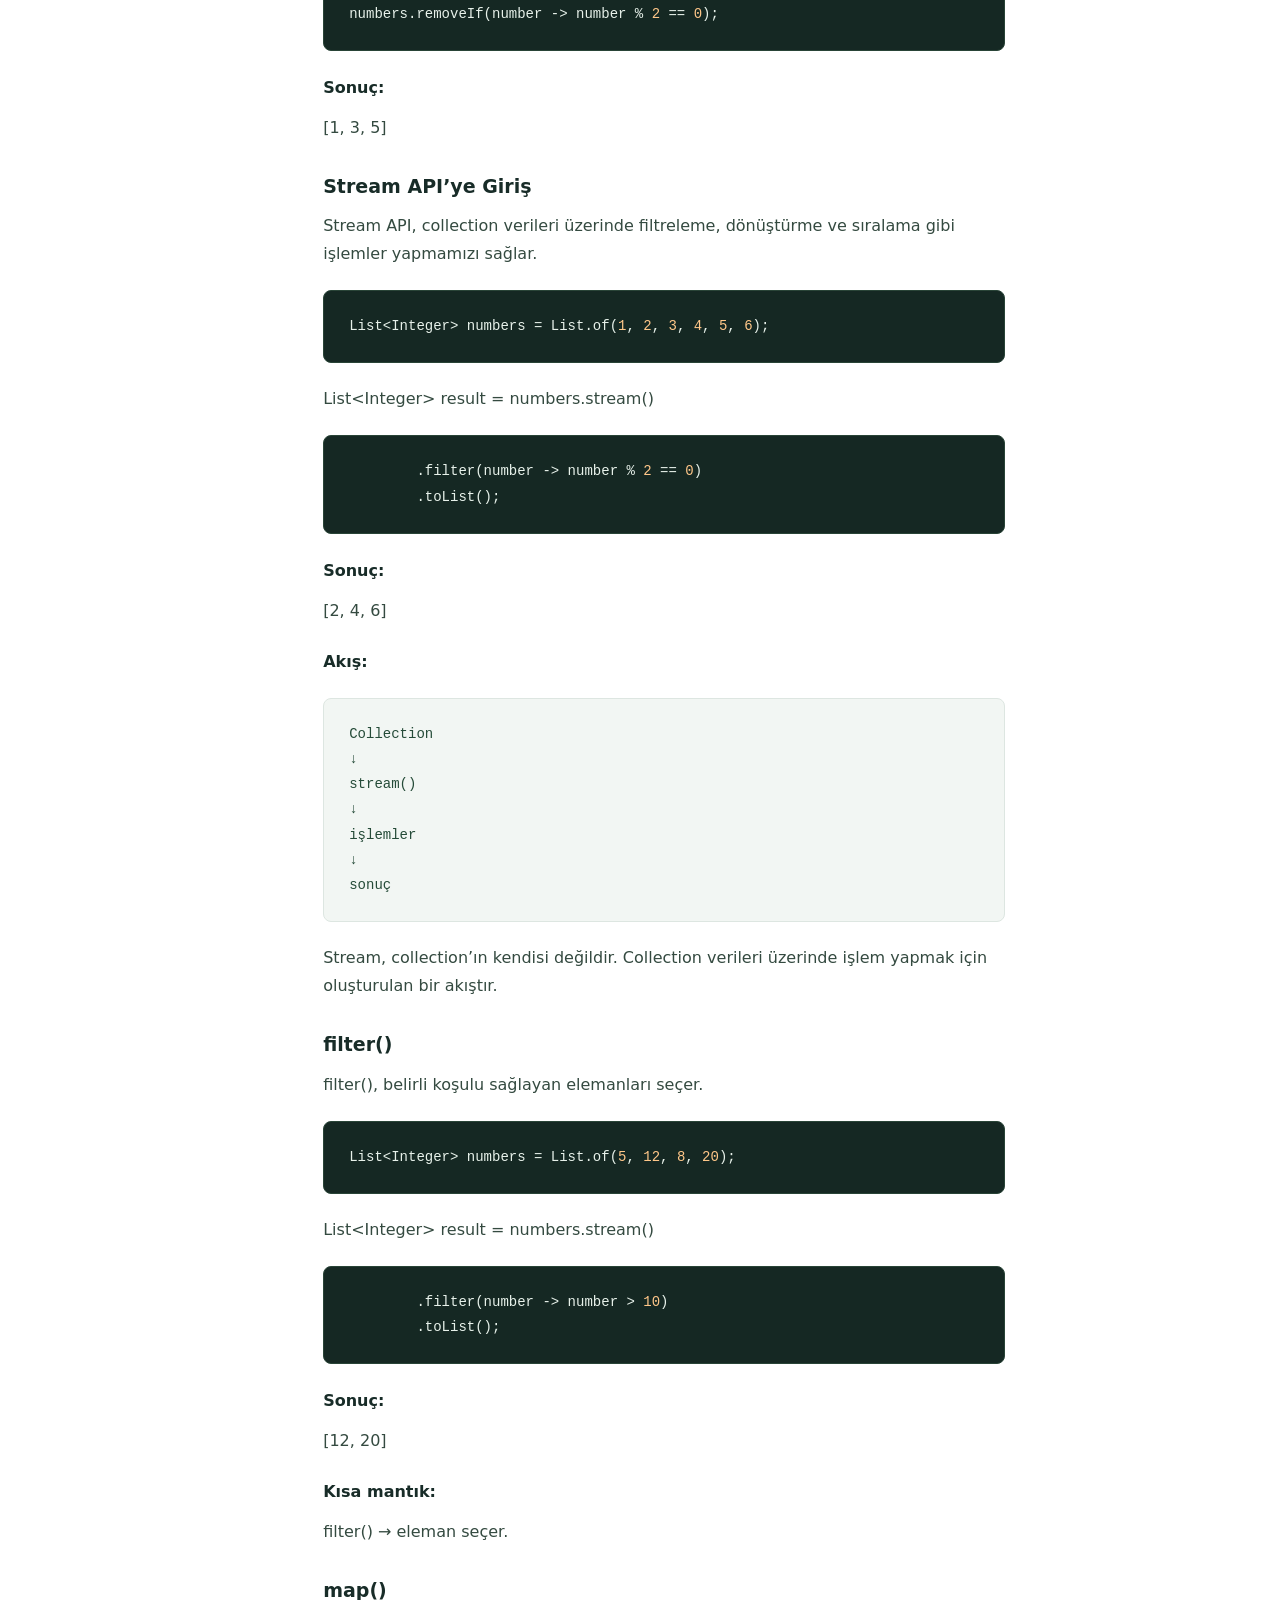
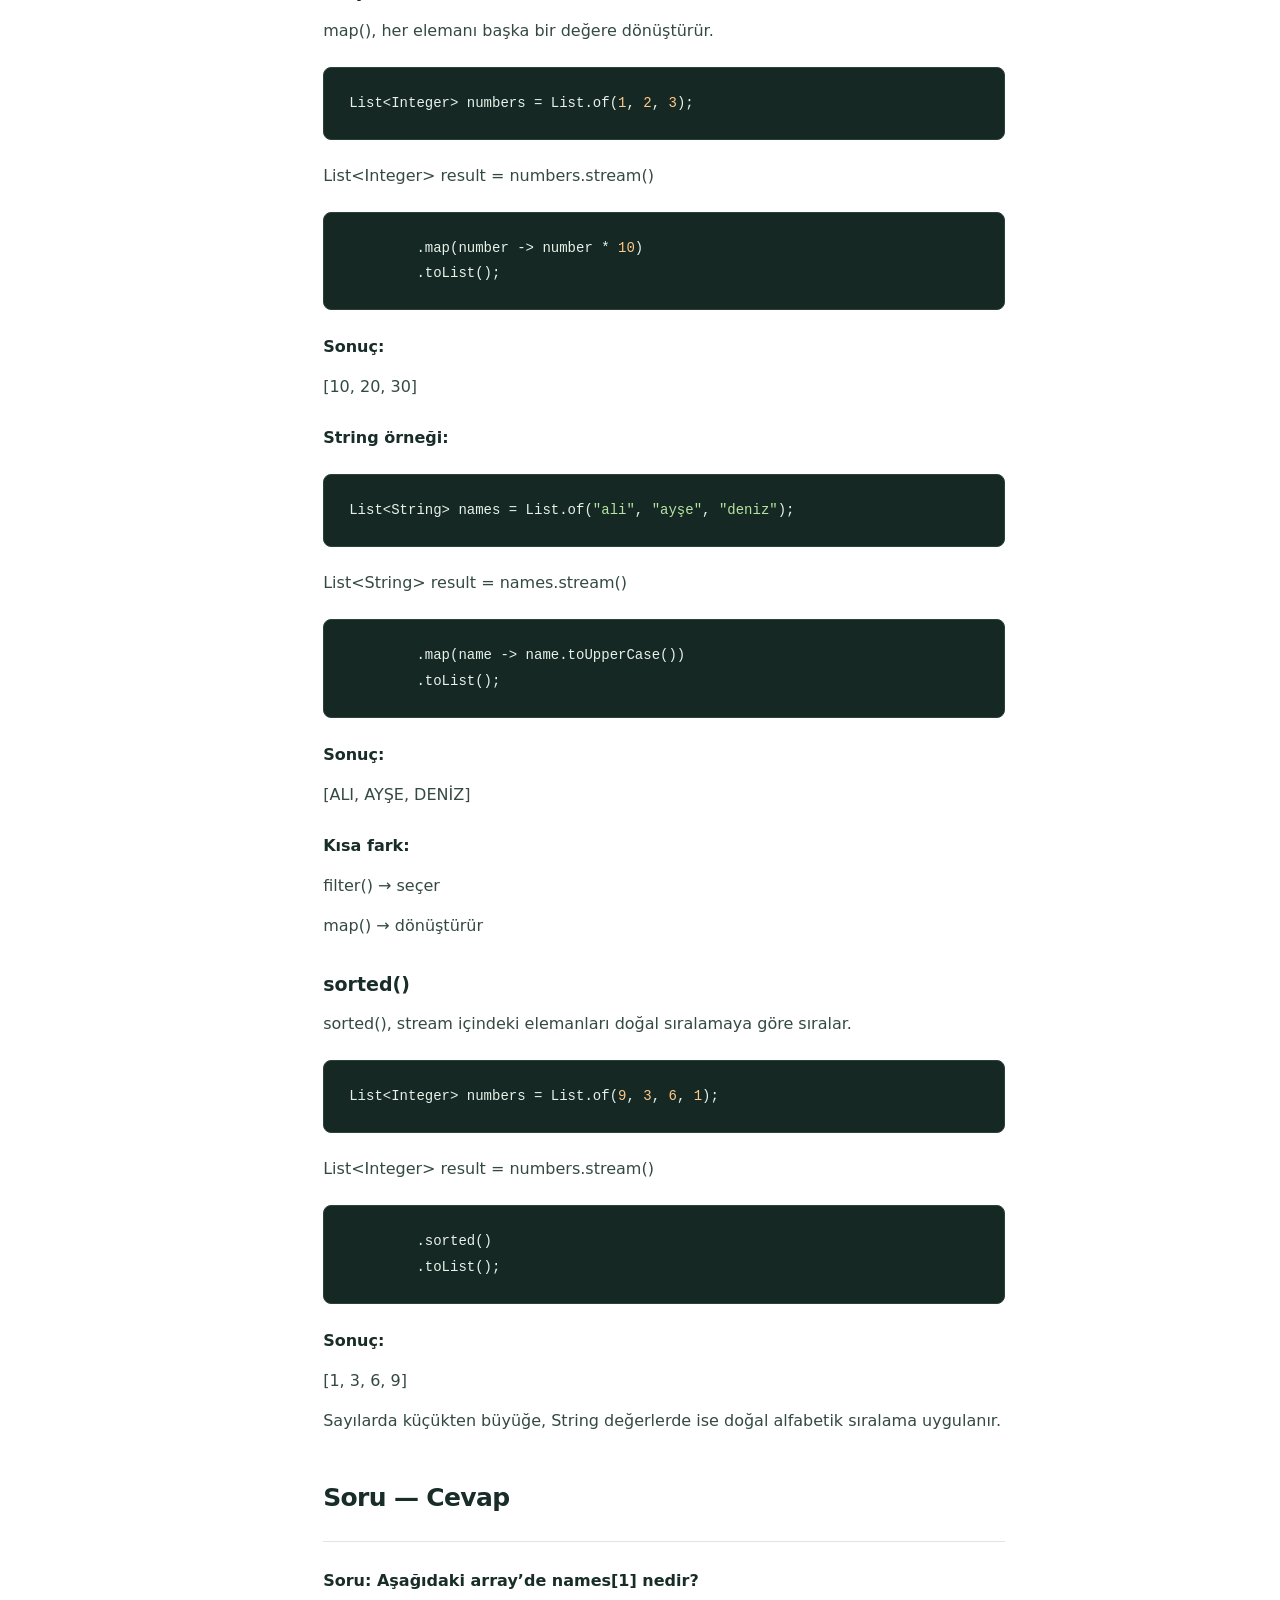
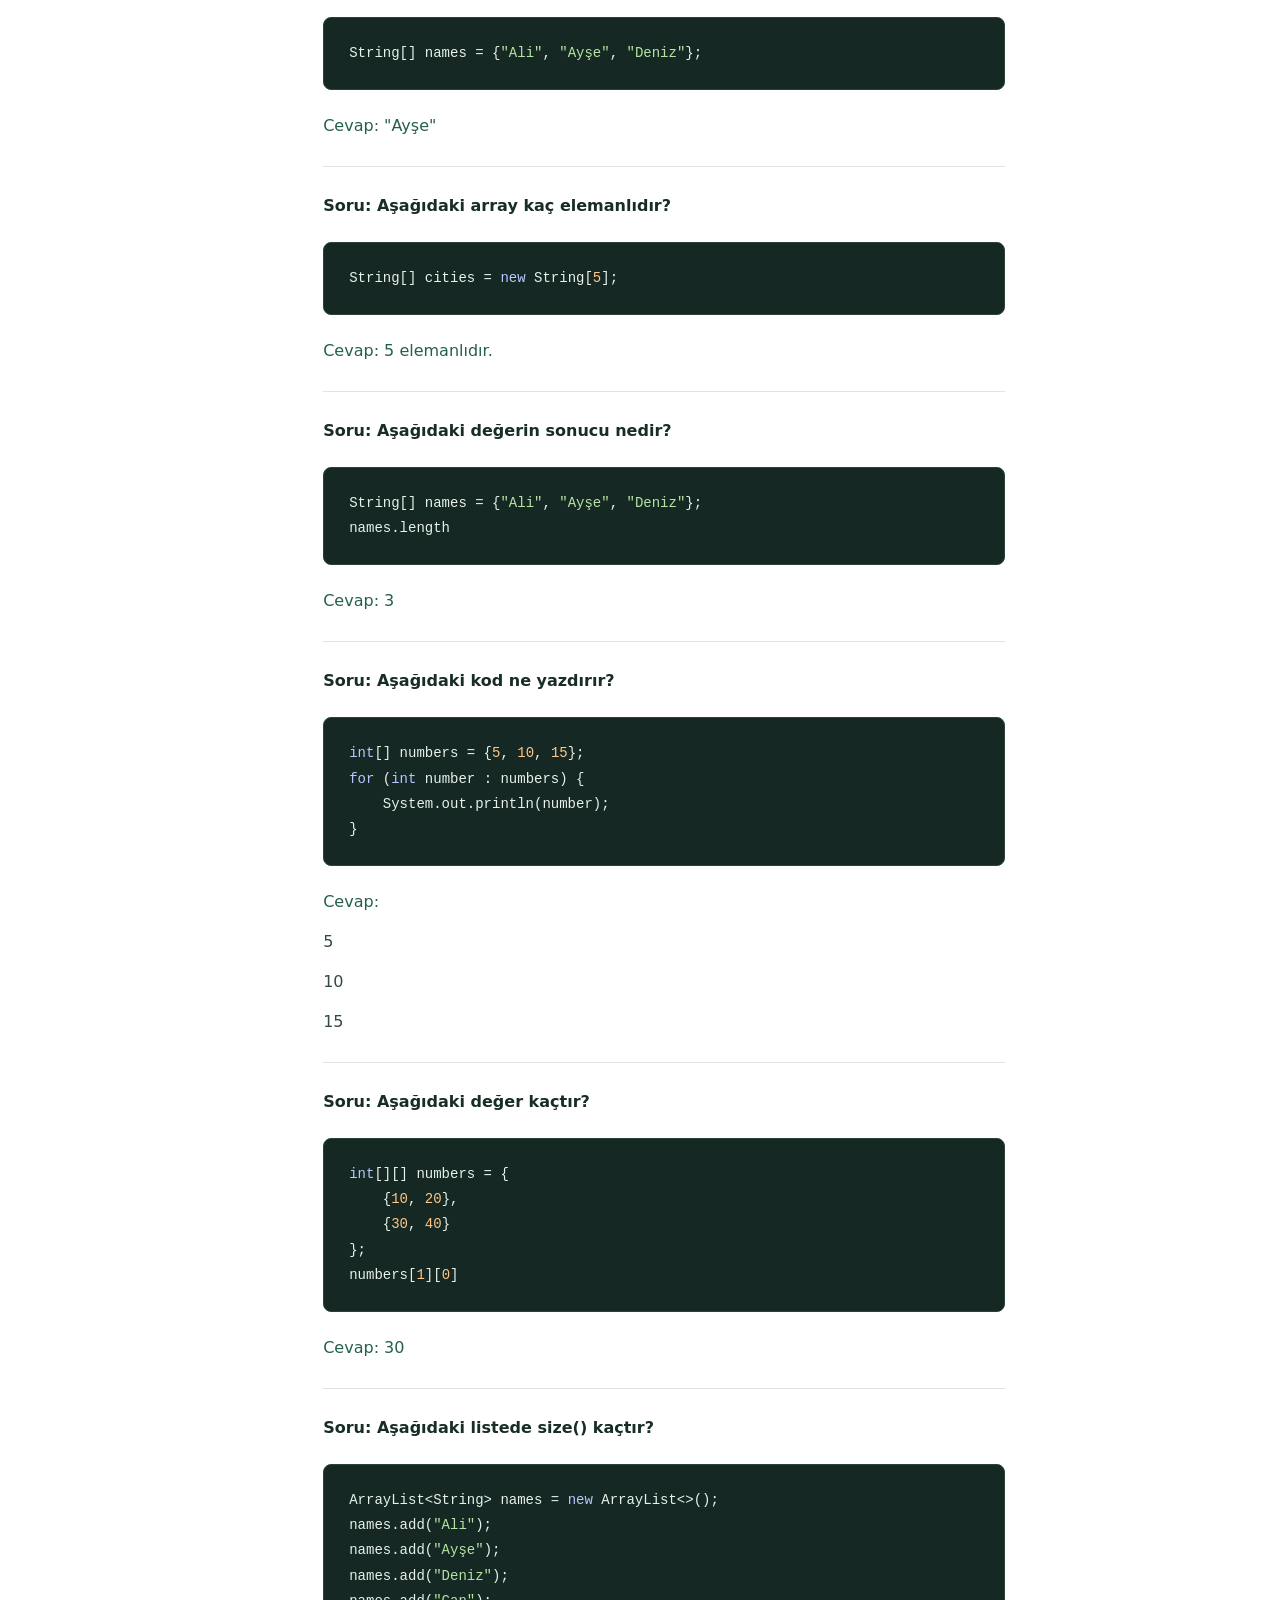
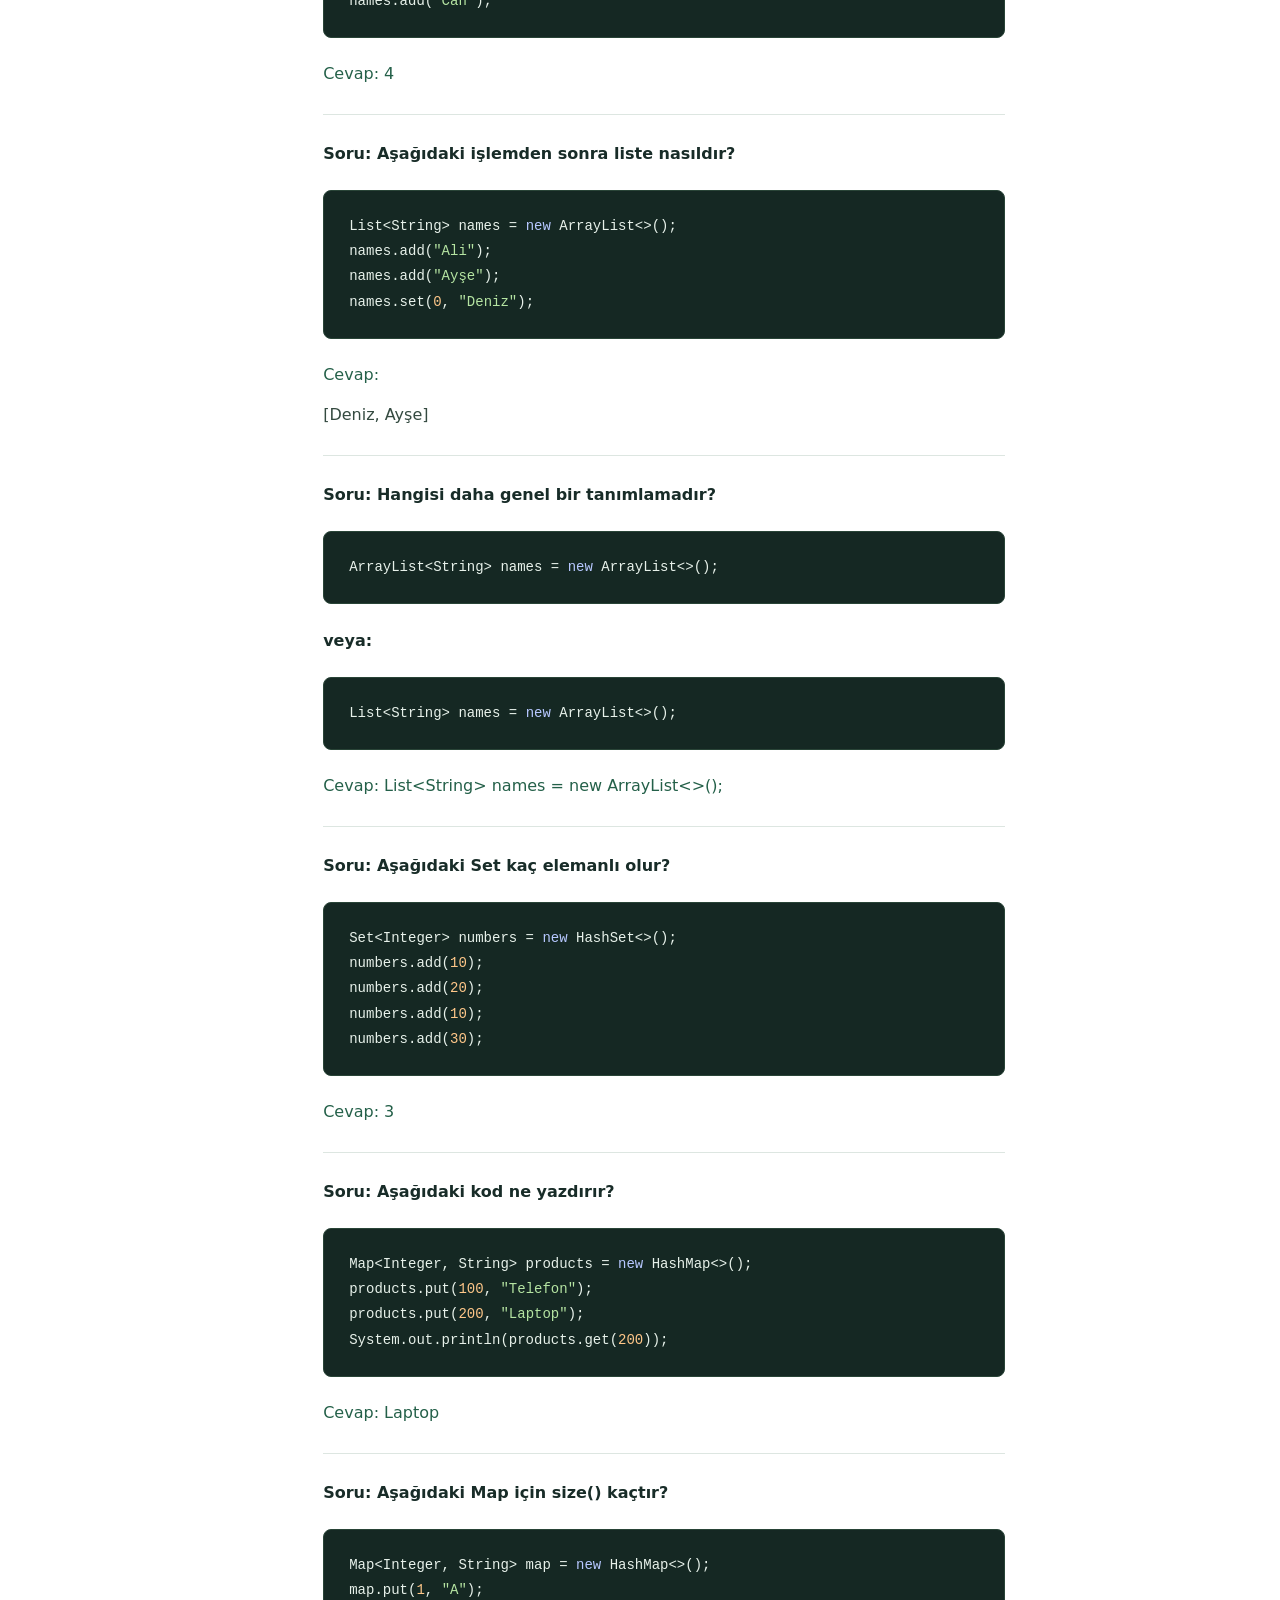
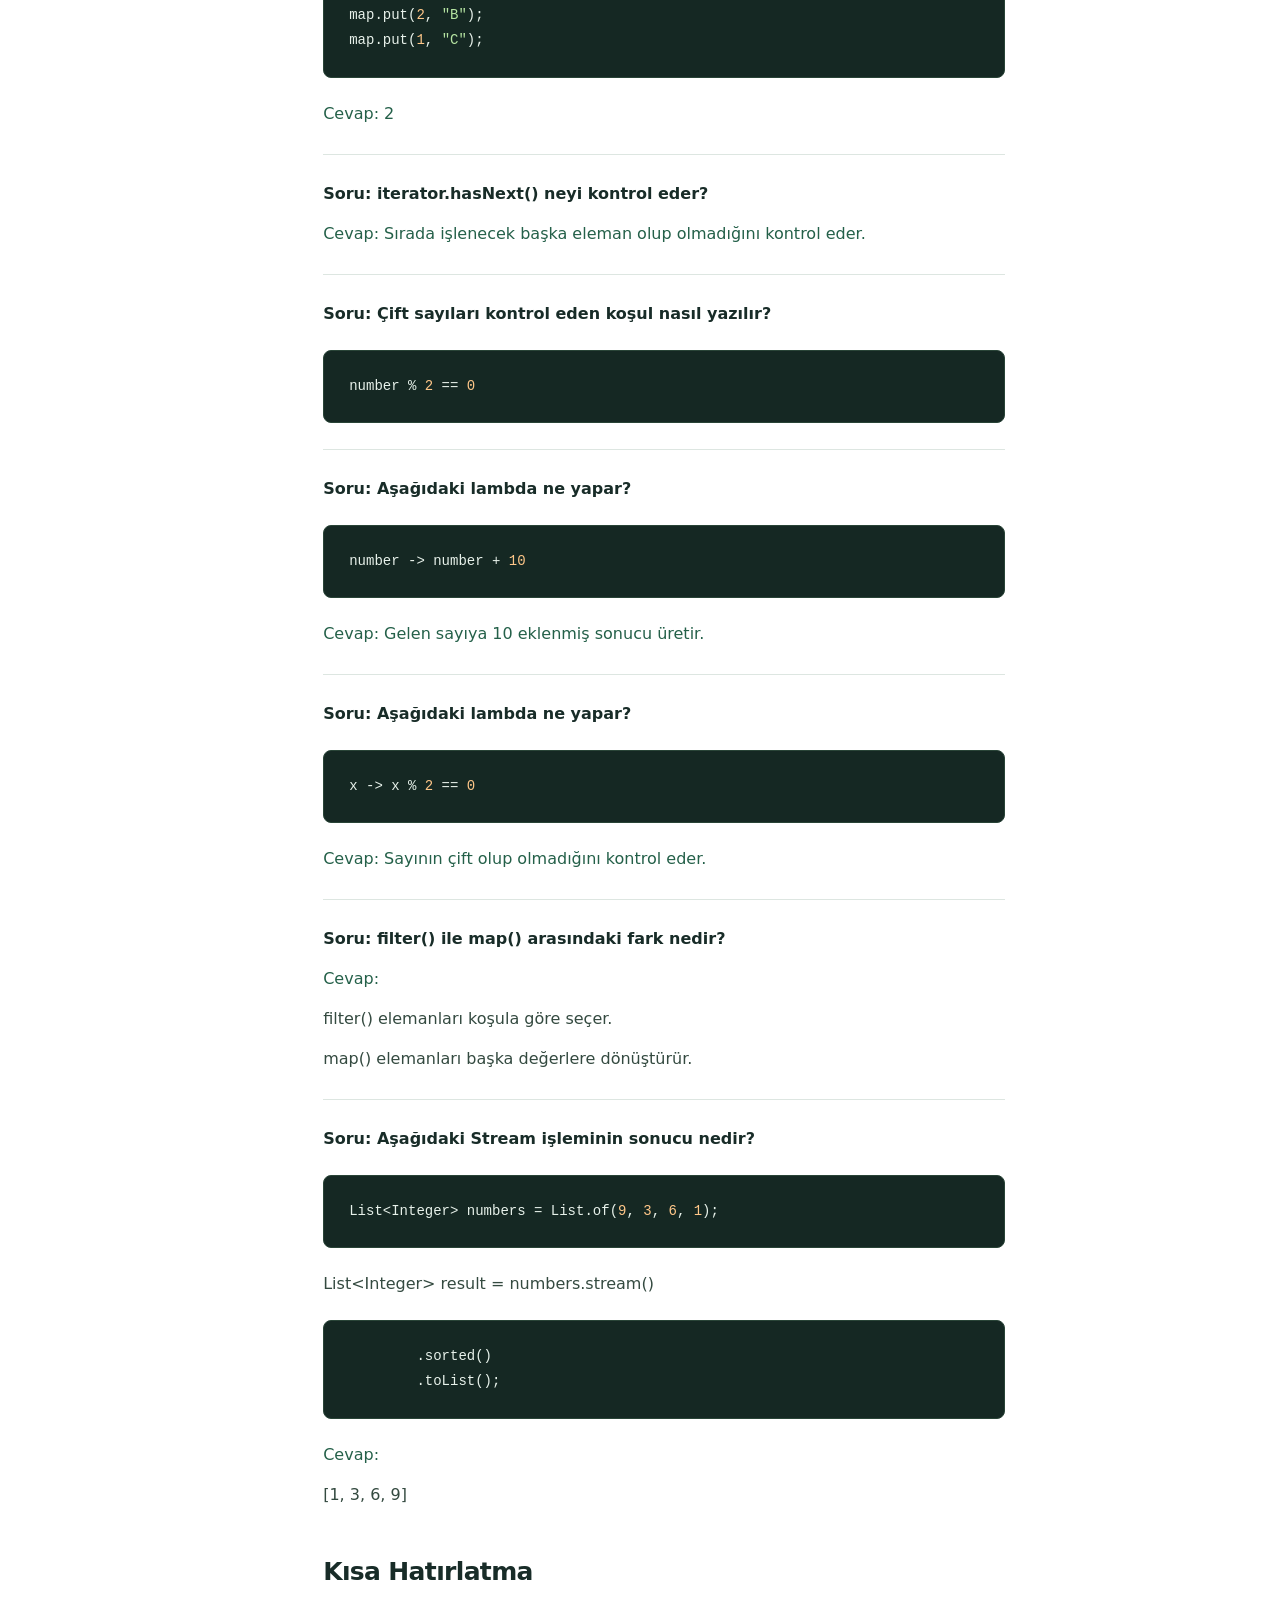
<file: koleksiyonlar-stream.html>
<!doctype html>
<html lang="tr" class="no-js">
<head><meta charset="utf-8"><meta name="viewport" content="width=device-width, initial-scale=1">
<title>Koleksiyonlar · Java Notları</title>
<meta name="description" content="Java konu anlatımları: Koleksiyonlar. Türkçe açıklamalar, kod örnekleri ve soru cevaplar.">
<meta name="theme-color" content="#173d32"><link rel="icon" href="favicon.svg" type="image/svg+xml">
<link rel="stylesheet" href="style.css?v=3"><script src="app.js" defer></script></head>
<body id="top"><a class="skip-link" href="#icerik">İçeriğe geç</a>
<header class="topbar"><a class="brand" href="index.html"><span class="brand-mark" aria-hidden="true">J.</span><span>Java <strong>Notları</strong></span></a><span class="topbar-caption">Türkçe çalışma notları</span><button class="menu-toggle" type="button" aria-expanded="false" aria-controls="sidebar">☰ Konular</button></header>
<div class="layout"><aside class="sidebar" id="sidebar"><p class="nav-label">KONU ANLATIMLARI</p><nav aria-label="Bölümler"><a href="index.html"><span class="chapter-number">01</span><span>Giriş</span></a><a href="main-metodu.html"><span class="chapter-number">02</span><span>Yazım Kuralları</span></a><a href="degiskenler.html"><span class="chapter-number">03</span><span>Değişkenler</span></a><a href="operatorler-donguler.html"><span class="chapter-number">04</span><span>İşlemler</span></a><a href="koleksiyonlar-stream.html" aria-current="page"><span class="chapter-number">05</span><span>Koleksiyonlar</span></a><a href="metotlar-oop.html"><span class="chapter-number">06</span><span>Metotlar ve OOP</span></a><a href="ileri-konular-api.html"><span class="chapter-number">07</span><span>Java’da İleri Konular ve Temel API’ler</span></a></nav><div class="sidebar-note"><span>JAVA TEMELLERİ</span><p>Çalışma mantığından<br>nesnelere.</p></div></aside>
<main id="icerik" tabindex="-1"><div class="chapter-heading"><p class="eyebrow">JAVA TEMELLERİ <span>/</span> BÖLÜM 05</p><h1>Koleksiyonlar</h1></div>
<details class="mobile-toc"><summary>Bu bölümde</summary><nav aria-label="Bölüm içi bağlantılar"><a href="#konu-1">5.1 Diziler (Array)</a><a href="#konu-7">5.2 List ve ArrayList</a><a href="#konu-10">5.3 Set ve HashSet</a><a href="#konu-11">5.4 Map ve HashMap</a><a href="#konu-13">5.5 Koleksiyonlarda Dolaşma ve Filtreleme</a><a href="#konu-15">5.6 Lambda Expressions</a><a href="#konu-17">5.7 Stream API</a><a href="#konu-21">Soru — Cevap</a><a href="#konu-22">Kısa Hatırlatma</a></nav></details>
<article><h2 id="konu-1">5.1 Diziler (Array)</h2><p class="">Array, aynı veri tipinden birden fazla değeri tek yapı içinde tutmamızı sağlar.</p><pre class="code" tabindex="0" aria-label="Java kod örneği"><code><span class="keyword">int</span>[] numbers = {<span class="number">10</span>, <span class="number">20</span>, <span class="number">30</span>, <span class="number">40</span>};</code></pre><p class="">Elemanlara index ile erişilir.</p><p class="">System.out.println(numbers[0]); // 10</p><p class="">System.out.println(numbers[2]); // 30</p><p class="">Java’da indexler 0’dan başlar.</p><h3 id="konu-2">Array Oluşturma ve Eleman Atama</h3><p class="label">Array baştan değerlerle oluşturulabilir:</p><pre class="code" tabindex="0" aria-label="Java kod örneği"><code><span class="keyword">int</span>[] numbers = {<span class="number">10</span>, <span class="number">20</span>, <span class="number">30</span>};</code></pre><p class="label">Veya önce boyutu belirlenebilir:</p><pre class="code" tabindex="0" aria-label="Java kod örneği"><code><span class="keyword">int</span>[] numbers = <span class="keyword">new</span> <span class="keyword">int</span>[<span class="number">3</span>];
numbers[<span class="number">0</span>] = <span class="number">10</span>;
numbers[<span class="number">1</span>] = <span class="number">20</span>;
numbers[<span class="number">2</span>] = <span class="number">30</span>;</code></pre><p class="">new int[3], 3 elemanlık bir array oluşturur.</p><p class="label">Geçerli indexler:</p><p class="">0, 1, 2</p><h3 id="konu-3">Array length</h3><p class="">Array’in eleman sayısını öğrenmek için length kullanılır.</p><pre class="code" tabindex="0" aria-label="Java kod örneği"><code><span class="keyword">int</span>[] numbers = {<span class="number">10</span>, <span class="number">20</span>, <span class="number">30</span>, <span class="number">40</span>};</code></pre><p class="">System.out.println(numbers.length); // 4</p><h3 id="konu-4">Array’i Döngü ile Gezmek</h3><p class="">Array elemanları klasik for döngüsüyle gezilebilir.</p><pre class="code" tabindex="0" aria-label="Java kod örneği"><code><span class="keyword">int</span>[] numbers = {<span class="number">10</span>, <span class="number">20</span>, <span class="number">30</span>};
<span class="keyword">for</span> (<span class="keyword">int</span> i = <span class="number">0</span>; i &lt; numbers.length; i++) {
    System.out.println(numbers[i]);
}</code></pre><p class="">Burada i, array indexini temsil eder.</p><h3 id="konu-5">Array’i for-each ile Gezmek</h3><p class="">Index bilgisine ihtiyaç yoksa enhanced for kullanılabilir.</p><pre class="code" tabindex="0" aria-label="Java kod örneği"><code>String[] names = {<span class="string">"Ali"</span>, <span class="string">"Ayşe"</span>, <span class="string">"Deniz"</span>};
<span class="keyword">for</span> (String name : names) {
    System.out.println(name);
}</code></pre><p class="">Her eleman sırayla name değişkenine alınır.</p><h3 id="konu-6">Çok Boyutlu Array</h3><p class="">Bir array’in elemanları da array olabilir.</p><pre class="code" tabindex="0" aria-label="Java kod örneği"><code><span class="keyword">int</span>[][] matrix = {
    {<span class="number">1</span>, <span class="number">2</span>},
    {<span class="number">3</span>, <span class="number">4</span>}
};</code></pre><p class="label">Örnek:</p><p class="">matrix[0][0] // 1</p><p class="">matrix[1][0] // 3</p><p class="">İlk index satırı, ikinci index ise o satırdaki elemanı belirtir.</p><h2 id="konu-7">5.2 List ve ArrayList</h2><p class="">ArrayList, boyutu dinamik olarak değişebilen bir listedir.</p><pre class="code" tabindex="0" aria-label="Java kod örneği"><code>ArrayList&lt;String&gt; names = <span class="keyword">new</span> ArrayList&lt;&gt;();
names.add(<span class="string">"Ali"</span>);
names.add(<span class="string">"Ayşe"</span>);
names.add(<span class="string">"Deniz"</span>);</code></pre><p class="label">Eleman okuma:</p><p class="">names.get(1); // Ayşe</p><p class="label">Eleman sayısı:</p><p class="">names.size(); // 3</p><p class="label">Temel fark:</p><p class="">Array → sabit boyut</p><p class="">ArrayList → dinamik boyut</p><h3 id="konu-8">ArrayList Temel Metodları</h3><p class="">names.add("Ali");       // eleman ekleme</p><p class="">names.get(0);           // eleman okuma</p><p class="">names.set(0, "Deniz");  // eleman değiştirme</p><p class="">names.remove(0);        // eleman silme</p><p class="">names.contains("Ali");  // içeriyor mu?</p><p class="">names.size();           // eleman sayısı</p><h3 id="konu-9">List Interface</h3><p class="">ArrayList, List interface’ini implement eden sınıflardan biridir.</p><p class="label">Genellikle:</p><pre class="code" tabindex="0" aria-label="Java kod örneği"><code>List&lt;String&gt; names = <span class="keyword">new</span> ArrayList&lt;&gt;();</code></pre><p class="">kullanımı tercih edilir.</p><p class="label">Temel fikir:</p><p class="">List      → sözleşme</p><p class="">ArrayList → implementasyon</p><p class="">Bu yaklaşım kodu daha esnek hale getirir.</p><h2 id="konu-10">5.3 Set ve HashSet</h2><p class="">Set, tekrar eden elemanları tutmaz.</p><pre class="code" tabindex="0" aria-label="Java kod örneği"><code>Set&lt;String&gt; names = <span class="keyword">new</span> HashSet&lt;&gt;();
names.add(<span class="string">"Ali"</span>);
names.add(<span class="string">"Ayşe"</span>);
names.add(<span class="string">"Ali"</span>);</code></pre><p class="">System.out.println(names.size()); // 2</p><p class="label">Temel fark:</p><p class="">List → tekrar eden elemanlara izin verir</p><p class="">Set → unique elemanlar tutar</p><h2 id="konu-11">5.4 Map ve HashMap</h2><p class="">Map, verileri key-value şeklinde tutar.</p><pre class="code" tabindex="0" aria-label="Java kod örneği"><code>Map&lt;Integer, String&gt; users = <span class="keyword">new</span> HashMap&lt;&gt;();
users.put(<span class="number">1</span>, <span class="string">"Ali"</span>);
users.put(<span class="number">2</span>, <span class="string">"Ayşe"</span>);
users.put(<span class="number">3</span>, <span class="string">"Deniz"</span>);</code></pre><p class="label">Bir değeri key ile alabiliriz:</p><p class="">users.get(2); // Ayşe</p><h3 id="konu-12">Map Temel Metodları</h3><p class="">map.put(key, value);      // ekleme veya güncelleme</p><p class="">map.get(key);             // değer alma</p><p class="">map.remove(key);          // silme</p><p class="">map.containsKey(key);     // key var mı?</p><p class="">map.containsValue(value); // value var mı?</p><p class="">map.size();               // eleman sayısı</p><p class="">Aynı key tekrar kullanılırsa eski value güncellenir.</p><pre class="code" tabindex="0" aria-label="Java kod örneği"><code>map.put(<span class="number">1</span>, <span class="string">"Ali"</span>);
map.put(<span class="number">1</span>, <span class="string">"Deniz"</span>);</code></pre><p class="label">Son durumda:</p><p class="">1 → Deniz</p><h2 id="konu-13">5.5 Koleksiyonlarda Dolaşma ve Filtreleme</h2><p class="">Iterator, collection elemanlarını sırayla dolaşmak için kullanılır.</p><pre class="code" tabindex="0" aria-label="Java kod örneği"><code>List&lt;String&gt; names = <span class="keyword">new</span> ArrayList&lt;&gt;();
names.add(<span class="string">"Ali"</span>);
names.add(<span class="string">"Ayşe"</span>);
names.add(<span class="string">"Deniz"</span>);
Iterator&lt;String&gt; iterator = names.iterator();
<span class="keyword">while</span> (iterator.hasNext()) {
    String name = iterator.next();
    System.out.println(name);
}</code></pre><p class="label">Temel metodlar:</p><p class="">hasNext() → sırada eleman var mı?</p><p class="">next()    → sıradaki elemanı getir</p><h3 id="konu-14">Koleksiyonlarda Klasik Filtreleme</h3><p class="">Bir koşula uyan elemanları döngü ve if ile seçebiliriz.</p><pre class="code" tabindex="0" aria-label="Java kod örneği"><code>List&lt;Integer&gt; ages = List.of(<span class="number">15</span>, <span class="number">20</span>, <span class="number">17</span>, <span class="number">30</span>);
<span class="keyword">for</span> (Integer age : ages) {
    <span class="keyword">if</span> (age &gt;= <span class="number">18</span>) {
        System.out.println(age);
    }
}</code></pre><p class="label">Çıktı:</p><p class="">20</p><p class="">30</p><h2 id="konu-15">5.6 Lambda Expressions</h2><p class="">Lambda, kısa biçimde bir davranış tanımlamamızı sağlar.</p><p class="label">Örnek:</p><pre class="code" tabindex="0" aria-label="Java kod örneği"><code>x -&gt; x * <span class="number">2</span></code></pre><p class="label">Burada:</p><p class="">x → parametre</p><p class="">-&gt; → lambda operatörü</p><p class="">x * 2 → yapılacak işlem</p><p class="label">Birden fazla parametre olabilir:</p><pre class="code" tabindex="0" aria-label="Java kod örneği"><code>(a, b) -&gt; a + b</code></pre><p class="label">Boolean sonuç döndüren bir lambda:</p><pre class="code" tabindex="0" aria-label="Java kod örneği"><code>x -&gt; x % <span class="number">2</span> == <span class="number">0</span></code></pre><p class="">Bu ifade sayının çift olup olmadığını kontrol eder.</p><p class="label">Birden fazla işlem yapılacaksa blok kullanılabilir:</p><pre class="code" tabindex="0" aria-label="Java kod örneği"><code>name -&gt; {
    System.out.println(name);
    System.out.println(name.length());
}</code></pre><h2 id="konu-17">5.7 Stream API</h2><p>Önce koleksiyon üzerinde çalışan <code>forEach()</code> ve <code>removeIf()</code> metotlarını, ardından Stream API akışını inceleyelim. <code>removeIf()</code> koleksiyondan eleman siler; Stream metodu değildir. <code>forEach()</code> hem koleksiyonlarda hem de Stream üzerinde bulunur; aşağıdaki ilk örnek koleksiyon üzerinde çalışır.</p><h3 id="konu-16">Koleksiyonlarda forEach() ve removeIf()</h3><h3>forEach()</h3><p class="">Collection içindeki her eleman için bir işlem yapar.</p><pre class="code" tabindex="0" aria-label="Java kod örneği"><code>List&lt;String&gt; names = List.of(<span class="string">"Ali"</span>, <span class="string">"Ayşe"</span>, <span class="string">"Deniz"</span>);
names.forEach(name -&gt; System.out.println(name));</code></pre><h3>removeIf()</h3><p class="">Belirtilen koşulu sağlayan elemanları siler.</p><p class="">List&lt;Integer&gt; numbers =</p><pre class="code" tabindex="0" aria-label="Java kod örneği"><code>        <span class="keyword">new</span> ArrayList&lt;&gt;(List.of(<span class="number">1</span>, <span class="number">2</span>, <span class="number">3</span>, <span class="number">4</span>, <span class="number">5</span>, <span class="number">6</span>));
numbers.removeIf(number -&gt; number % <span class="number">2</span> == <span class="number">0</span>);</code></pre><p class="label">Sonuç:</p><p class="">[1, 3, 5]</p><h3>Stream API’ye Giriş</h3><p class="">Stream API, collection verileri üzerinde filtreleme, dönüştürme ve sıralama gibi işlemler yapmamızı sağlar.</p><pre class="code" tabindex="0" aria-label="Java kod örneği"><code>List&lt;Integer&gt; numbers = List.of(<span class="number">1</span>, <span class="number">2</span>, <span class="number">3</span>, <span class="number">4</span>, <span class="number">5</span>, <span class="number">6</span>);</code></pre><p class="">List&lt;Integer&gt; result = numbers.stream()</p><pre class="code" tabindex="0" aria-label="Java kod örneği"><code>        .filter(number -&gt; number % <span class="number">2</span> == <span class="number">0</span>)
        .toList();</code></pre><p class="label">Sonuç:</p><p class="">[2, 4, 6]</p><p class="label">Akış:</p><pre class="flow">Collection
↓
stream()
↓
işlemler
↓
sonuç</pre><p class="">Stream, collection’ın kendisi değildir. Collection verileri üzerinde işlem yapmak için oluşturulan bir akıştır.</p><h3 id="konu-18">filter()</h3><p class="">filter(), belirli koşulu sağlayan elemanları seçer.</p><pre class="code" tabindex="0" aria-label="Java kod örneği"><code>List&lt;Integer&gt; numbers = List.of(<span class="number">5</span>, <span class="number">12</span>, <span class="number">8</span>, <span class="number">20</span>);</code></pre><p class="">List&lt;Integer&gt; result = numbers.stream()</p><pre class="code" tabindex="0" aria-label="Java kod örneği"><code>        .filter(number -&gt; number &gt; <span class="number">10</span>)
        .toList();</code></pre><p class="label">Sonuç:</p><p class="">[12, 20]</p><p class="label">Kısa mantık:</p><p class="">filter() → eleman seçer.</p><h3 id="konu-19">map()</h3><p class="">map(), her elemanı başka bir değere dönüştürür.</p><pre class="code" tabindex="0" aria-label="Java kod örneği"><code>List&lt;Integer&gt; numbers = List.of(<span class="number">1</span>, <span class="number">2</span>, <span class="number">3</span>);</code></pre><p class="">List&lt;Integer&gt; result = numbers.stream()</p><pre class="code" tabindex="0" aria-label="Java kod örneği"><code>        .map(number -&gt; number * <span class="number">10</span>)
        .toList();</code></pre><p class="label">Sonuç:</p><p class="">[10, 20, 30]</p><p class="label">String örneği:</p><pre class="code" tabindex="0" aria-label="Java kod örneği"><code>List&lt;String&gt; names = List.of(<span class="string">"ali"</span>, <span class="string">"ayşe"</span>, <span class="string">"deniz"</span>);</code></pre><p class="">List&lt;String&gt; result = names.stream()</p><pre class="code" tabindex="0" aria-label="Java kod örneği"><code>        .map(name -&gt; name.toUpperCase())
        .toList();</code></pre><p class="label">Sonuç:</p><p class="">[ALI, AYŞE, DENİZ]</p><p class="label">Kısa fark:</p><p class="">filter() → seçer</p><p class="">map()    → dönüştürür</p><h3 id="konu-20">sorted()</h3><p class="">sorted(), stream içindeki elemanları doğal sıralamaya göre sıralar.</p><pre class="code" tabindex="0" aria-label="Java kod örneği"><code>List&lt;Integer&gt; numbers = List.of(<span class="number">9</span>, <span class="number">3</span>, <span class="number">6</span>, <span class="number">1</span>);</code></pre><p class="">List&lt;Integer&gt; result = numbers.stream()</p><pre class="code" tabindex="0" aria-label="Java kod örneği"><code>        .sorted()
        .toList();</code></pre><p class="label">Sonuç:</p><p class="">[1, 3, 6, 9]</p><p class="">Sayılarda küçükten büyüğe, String değerlerde ise doğal alfabetik sıralama uygulanır.</p><h2 id="konu-21">Soru — Cevap</h2><p class="question">Soru: Aşağıdaki array’de names[1] nedir?</p><pre class="code" tabindex="0" aria-label="Java kod örneği"><code>String[] names = {<span class="string">"Ali"</span>, <span class="string">"Ayşe"</span>, <span class="string">"Deniz"</span>};</code></pre><p class="answer">Cevap: "Ayşe"</p><p class="question">Soru: Aşağıdaki array kaç elemanlıdır?</p><pre class="code" tabindex="0" aria-label="Java kod örneği"><code>String[] cities = <span class="keyword">new</span> String[<span class="number">5</span>];</code></pre><p class="answer">Cevap: 5 elemanlıdır.</p><p class="question">Soru: Aşağıdaki değerin sonucu nedir?</p><pre class="code" tabindex="0" aria-label="Java kod örneği"><code>String[] names = {<span class="string">"Ali"</span>, <span class="string">"Ayşe"</span>, <span class="string">"Deniz"</span>};
names.length</code></pre><p class="answer">Cevap: 3</p><p class="question">Soru: Aşağıdaki kod ne yazdırır?</p><pre class="code" tabindex="0" aria-label="Java kod örneği"><code><span class="keyword">int</span>[] numbers = {<span class="number">5</span>, <span class="number">10</span>, <span class="number">15</span>};
<span class="keyword">for</span> (<span class="keyword">int</span> number : numbers) {
    System.out.println(number);
}</code></pre><p class="answer">Cevap:</p><p class="">5</p><p class="">10</p><p class="">15</p><p class="question">Soru: Aşağıdaki değer kaçtır?</p><pre class="code" tabindex="0" aria-label="Java kod örneği"><code><span class="keyword">int</span>[][] numbers = {
    {<span class="number">10</span>, <span class="number">20</span>},
    {<span class="number">30</span>, <span class="number">40</span>}
};
numbers[<span class="number">1</span>][<span class="number">0</span>]</code></pre><p class="answer">Cevap: 30</p><p class="question">Soru: Aşağıdaki listede size() kaçtır?</p><pre class="code" tabindex="0" aria-label="Java kod örneği"><code>ArrayList&lt;String&gt; names = <span class="keyword">new</span> ArrayList&lt;&gt;();
names.add(<span class="string">"Ali"</span>);
names.add(<span class="string">"Ayşe"</span>);
names.add(<span class="string">"Deniz"</span>);
names.add(<span class="string">"Can"</span>);</code></pre><p class="answer">Cevap: 4</p><p class="question">Soru: Aşağıdaki işlemden sonra liste nasıldır?</p><pre class="code" tabindex="0" aria-label="Java kod örneği"><code>List&lt;String&gt; names = <span class="keyword">new</span> ArrayList&lt;&gt;();
names.add(<span class="string">"Ali"</span>);
names.add(<span class="string">"Ayşe"</span>);
names.set(<span class="number">0</span>, <span class="string">"Deniz"</span>);</code></pre><p class="answer">Cevap:</p><p class="">[Deniz, Ayşe]</p><p class="question">Soru: Hangisi daha genel bir tanımlamadır?</p><pre class="code" tabindex="0" aria-label="Java kod örneği"><code>ArrayList&lt;String&gt; names = <span class="keyword">new</span> ArrayList&lt;&gt;();</code></pre><p class="label">veya:</p><pre class="code" tabindex="0" aria-label="Java kod örneği"><code>List&lt;String&gt; names = <span class="keyword">new</span> ArrayList&lt;&gt;();</code></pre><p class="answer">Cevap: List&lt;String&gt; names = new ArrayList&lt;&gt;();</p><p class="question">Soru: Aşağıdaki Set kaç elemanlı olur?</p><pre class="code" tabindex="0" aria-label="Java kod örneği"><code>Set&lt;Integer&gt; numbers = <span class="keyword">new</span> HashSet&lt;&gt;();
numbers.add(<span class="number">10</span>);
numbers.add(<span class="number">20</span>);
numbers.add(<span class="number">10</span>);
numbers.add(<span class="number">30</span>);</code></pre><p class="answer">Cevap: 3</p><p class="question">Soru: Aşağıdaki kod ne yazdırır?</p><pre class="code" tabindex="0" aria-label="Java kod örneği"><code>Map&lt;Integer, String&gt; products = <span class="keyword">new</span> HashMap&lt;&gt;();
products.put(<span class="number">100</span>, <span class="string">"Telefon"</span>);
products.put(<span class="number">200</span>, <span class="string">"Laptop"</span>);
System.out.println(products.get(<span class="number">200</span>));</code></pre><p class="answer">Cevap: Laptop</p><p class="question">Soru: Aşağıdaki Map için size() kaçtır?</p><pre class="code" tabindex="0" aria-label="Java kod örneği"><code>Map&lt;Integer, String&gt; map = <span class="keyword">new</span> HashMap&lt;&gt;();
map.put(<span class="number">1</span>, <span class="string">"A"</span>);
map.put(<span class="number">2</span>, <span class="string">"B"</span>);
map.put(<span class="number">1</span>, <span class="string">"C"</span>);</code></pre><p class="answer">Cevap: 2</p><p class="question">Soru: iterator.hasNext() neyi kontrol eder?</p><p class="answer">Cevap: Sırada işlenecek başka eleman olup olmadığını kontrol eder.</p><p class="question">Soru: Çift sayıları kontrol eden koşul nasıl yazılır?</p><pre class="code" tabindex="0" aria-label="Java kod örneği"><code>number % <span class="number">2</span> == <span class="number">0</span></code></pre><p class="question">Soru: Aşağıdaki lambda ne yapar?</p><pre class="code" tabindex="0" aria-label="Java kod örneği"><code>number -&gt; number + <span class="number">10</span></code></pre><p class="answer">Cevap: Gelen sayıya 10 eklenmiş sonucu üretir.</p><p class="question">Soru: Aşağıdaki lambda ne yapar?</p><pre class="code" tabindex="0" aria-label="Java kod örneği"><code>x -&gt; x % <span class="number">2</span> == <span class="number">0</span></code></pre><p class="answer">Cevap: Sayının çift olup olmadığını kontrol eder.</p><p class="question">Soru: filter() ile map() arasındaki fark nedir?</p><p class="answer">Cevap:</p><p class="">filter() elemanları koşula göre seçer.</p><p class="">map() elemanları başka değerlere dönüştürür.</p><p class="question">Soru: Aşağıdaki Stream işleminin sonucu nedir?</p><pre class="code" tabindex="0" aria-label="Java kod örneği"><code>List&lt;Integer&gt; numbers = List.of(<span class="number">9</span>, <span class="number">3</span>, <span class="number">6</span>, <span class="number">1</span>);</code></pre><p class="">List&lt;Integer&gt; result = numbers.stream()</p><pre class="code" tabindex="0" aria-label="Java kod örneği"><code>        .sorted()
        .toList();</code></pre><p class="answer">Cevap:</p><p class="">[1, 3, 6, 9]</p><h2 id="konu-22">Kısa Hatırlatma</h2><p class="">Array      → sabit boyut</p><p class="">ArrayList  → dinamik boyut</p><p class="">List       → sıralı ve tekrar edebilir</p><p class="">Set        → unique elemanlar</p><p class="">Map        → key-value yapısı</p><p class="">Iterator   → collection elemanlarını dolaşma</p><p class="">Lambda    → kısa davranış tanımı</p><p class="">forEach   → her elemana işlem uygula</p><p class="">removeIf  → koşula uyan elemanları sil</p><p class="">stream    → veri işleme akışı oluştur</p><p class="">filter    → seç</p><p class="">map       → dönüştür</p><p class="">sorted    → sırala</p><p class="">toList    → sonucu listeye dönüştür</p></article><nav class="pagination" aria-label="Bölümler arası geçiş"><a href="operatorler-donguler.html"><small>Önceki bölüm</small>İşlemler</a><a href="metotlar-oop.html"><small>Sonraki bölüm</small>Metotlar ve OOP</a></nav><footer>Java Notları <span>·</span> 5 / 7</footer></main>
<aside class="toc"><p class="nav-label">BU BÖLÜMDE</p><nav aria-label="Sayfa içindekiler"><a href="#konu-1">5.1 Diziler (Array)</a><a href="#konu-7">5.2 List ve ArrayList</a><a href="#konu-10">5.3 Set ve HashSet</a><a href="#konu-11">5.4 Map ve HashMap</a><a href="#konu-13">5.5 Koleksiyonlarda Dolaşma ve Filtreleme</a><a href="#konu-15">5.6 Lambda Expressions</a><a href="#konu-17">5.7 Stream API</a><a href="#konu-21">Soru — Cevap</a><a href="#konu-22">Kısa Hatırlatma</a></nav></aside></div></body></html>
</file>
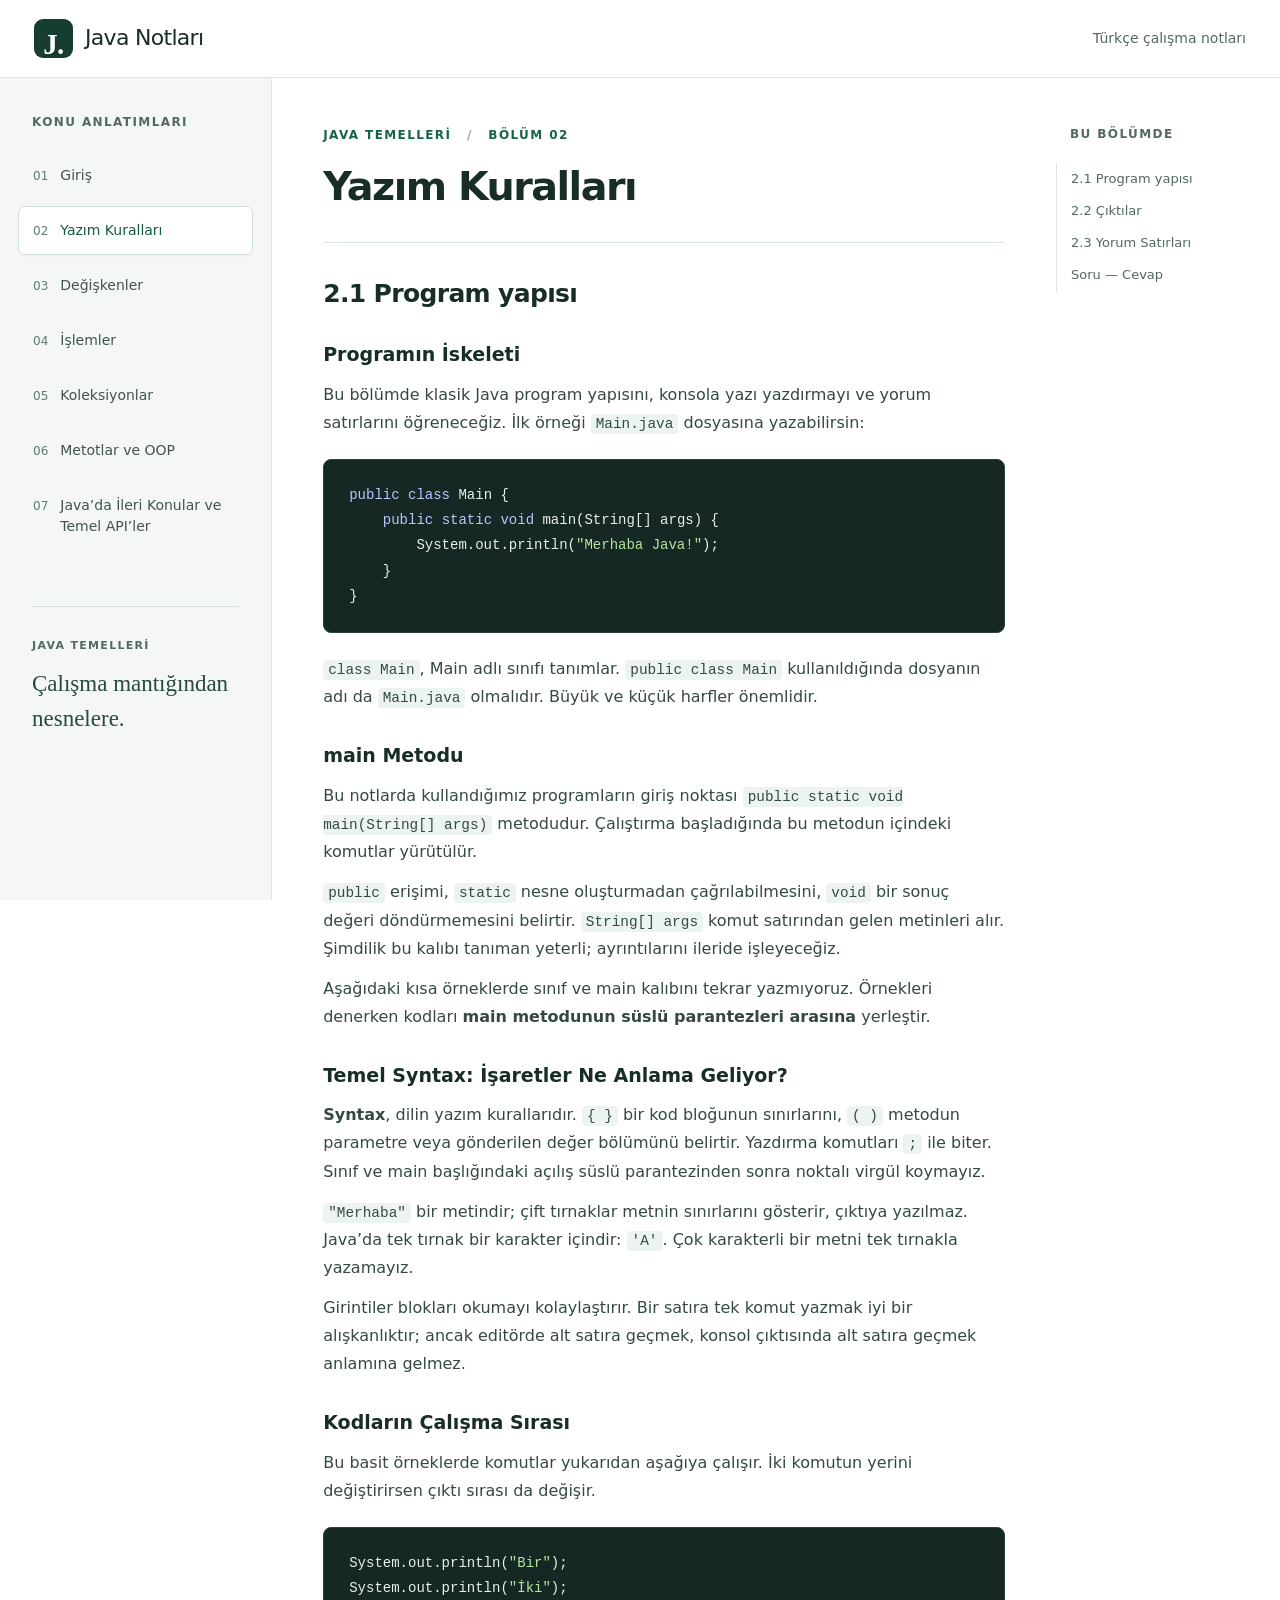
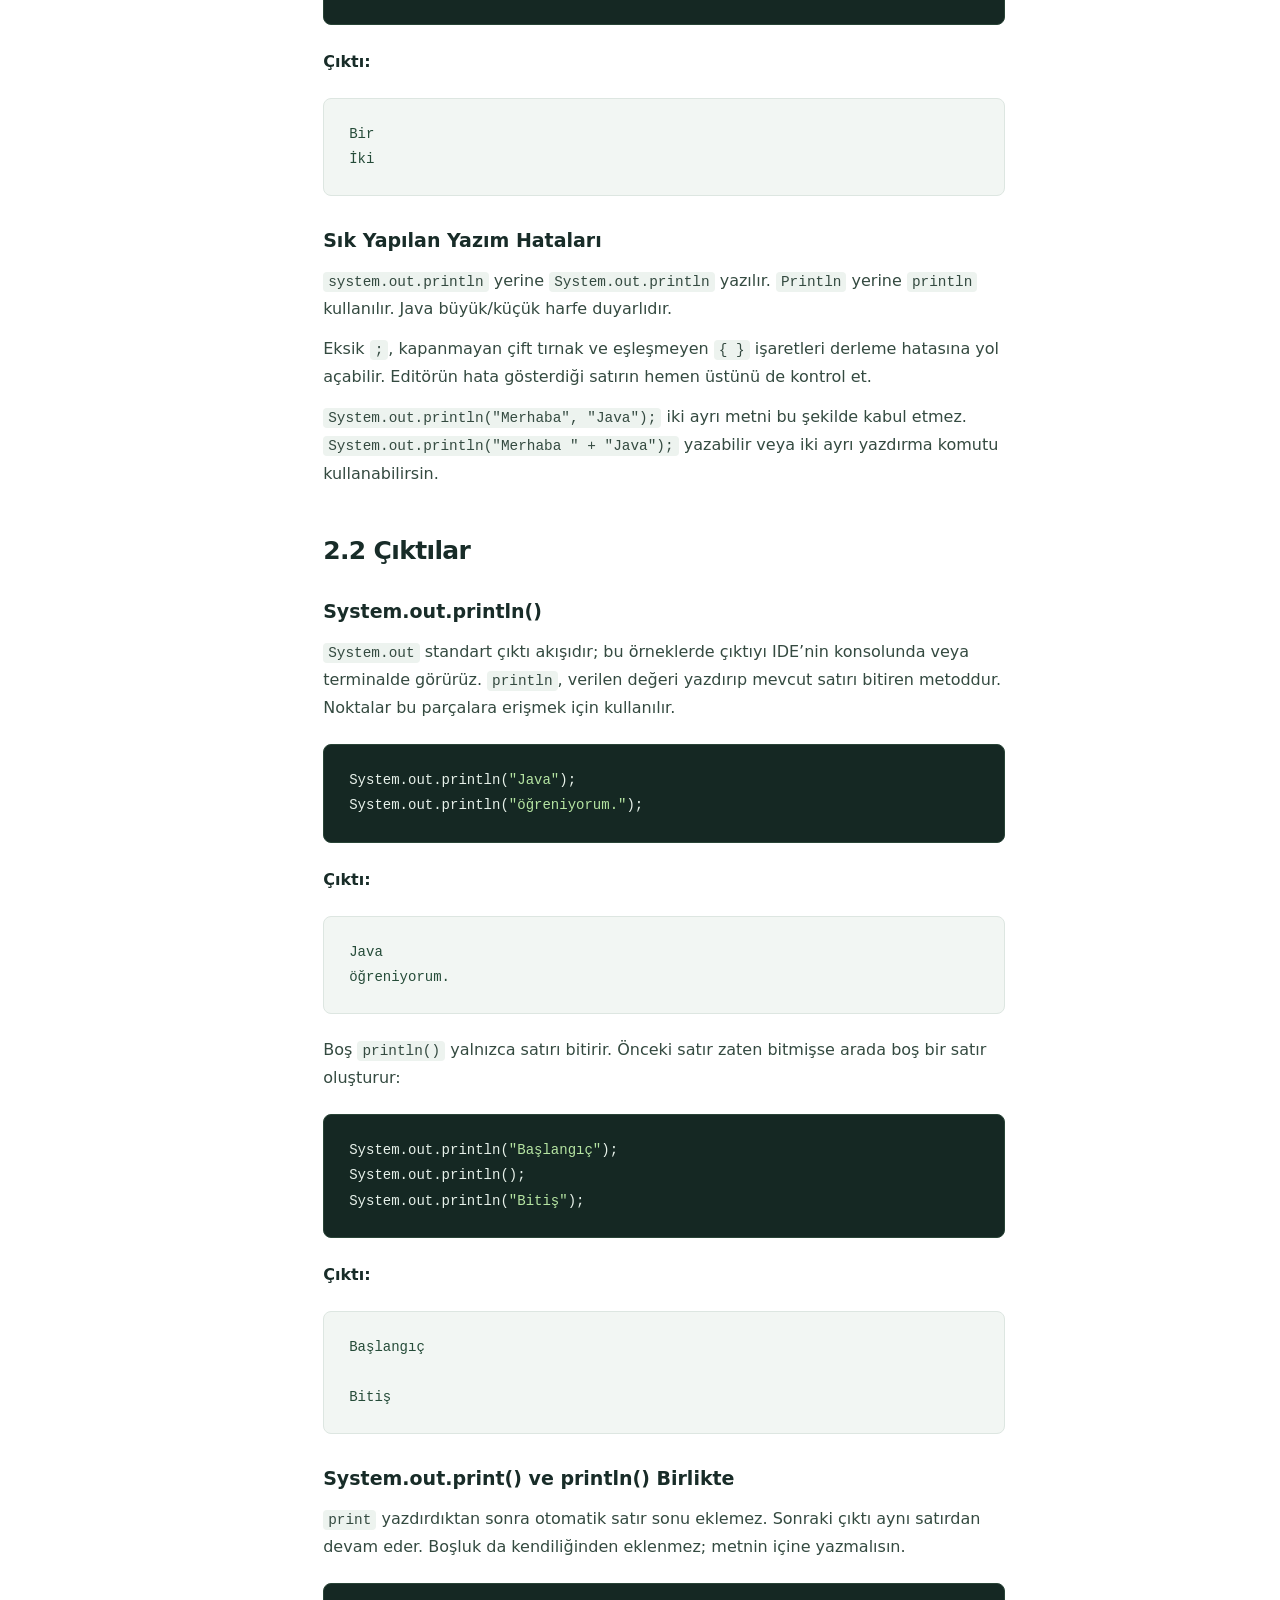
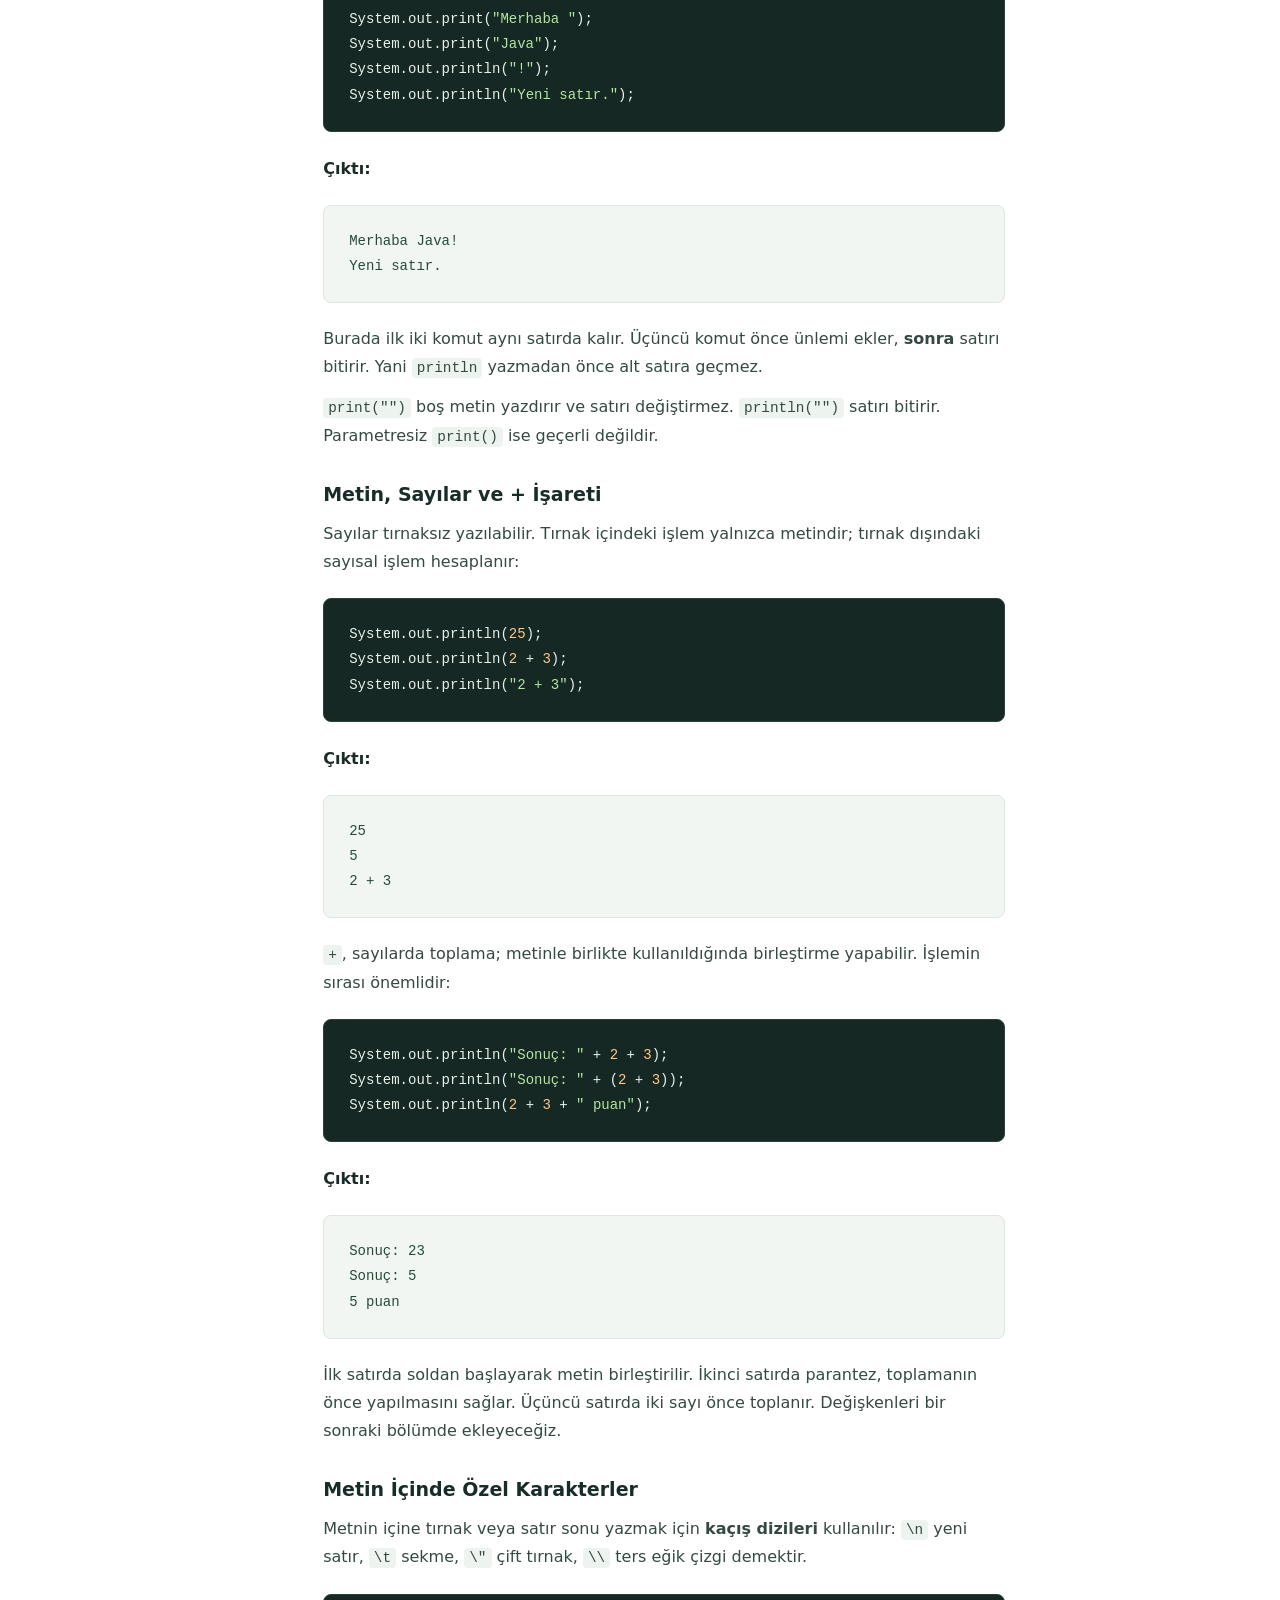
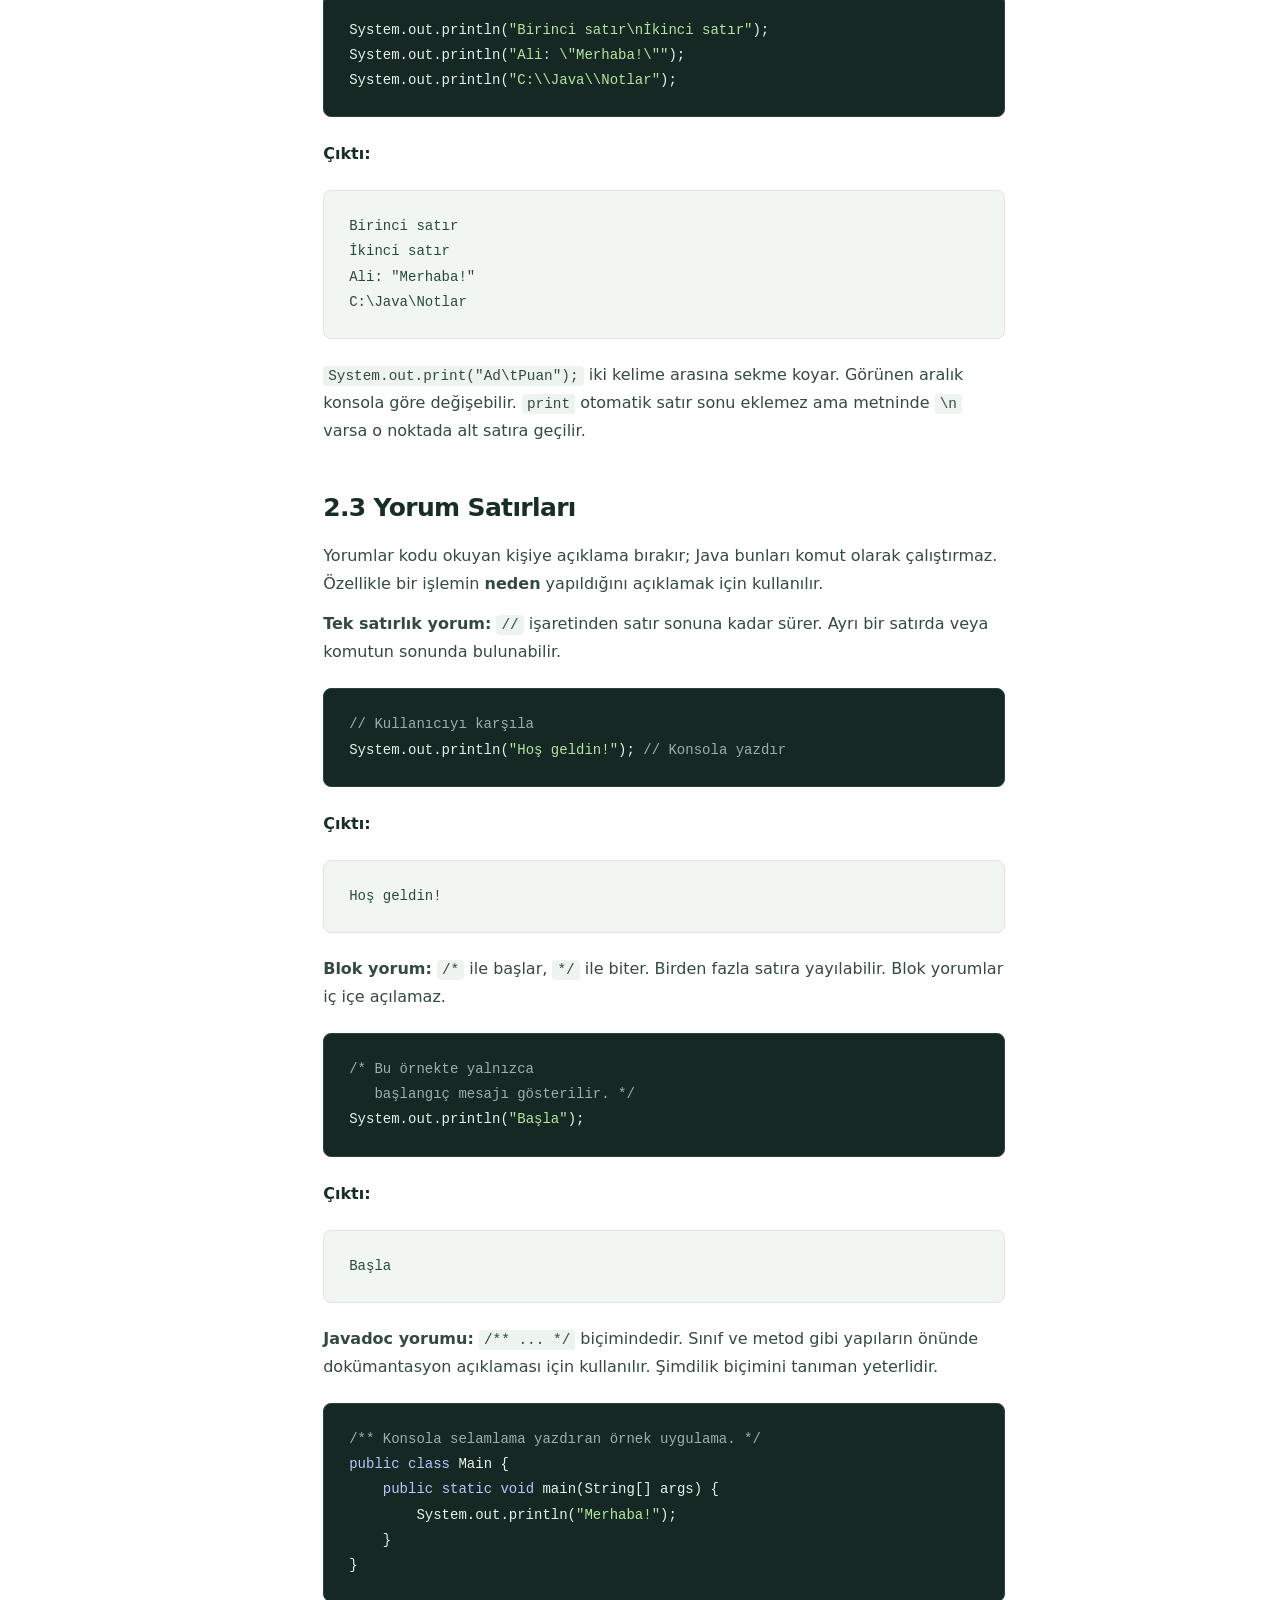
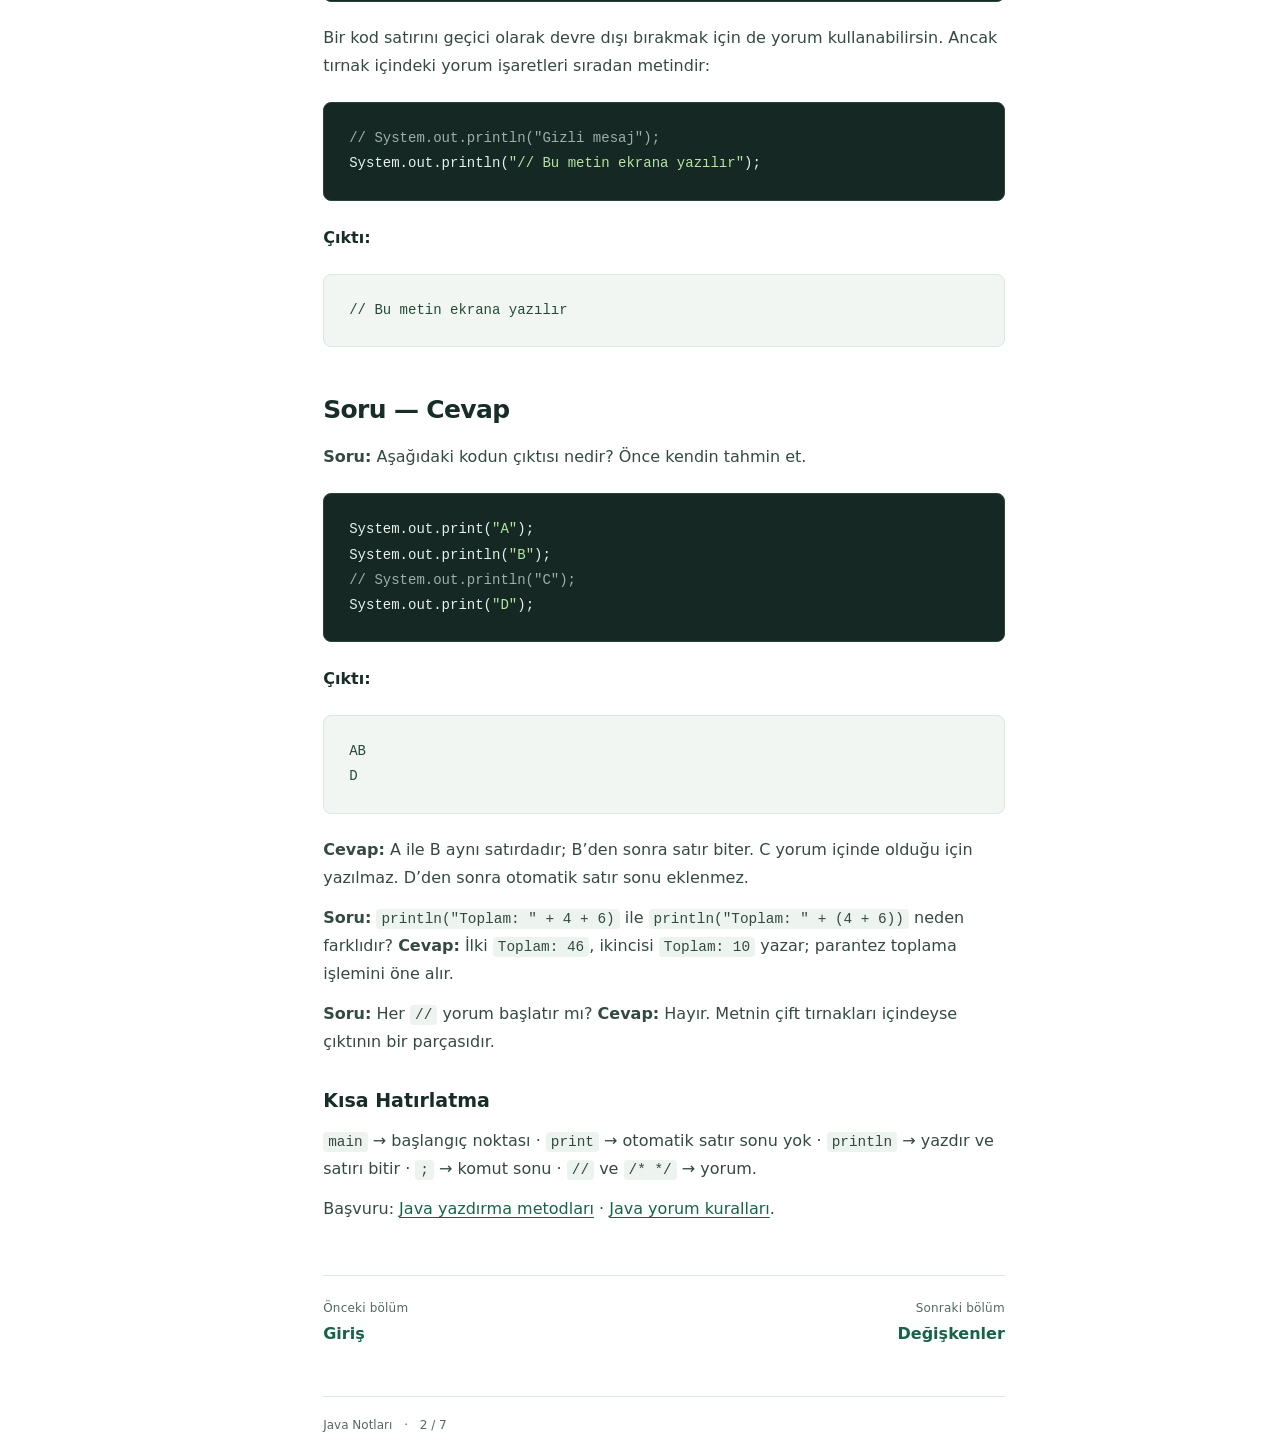
<file: main-metodu.html>
<!doctype html>
<html lang="tr" class="no-js">
<head><meta charset="utf-8"><meta name="viewport" content="width=device-width, initial-scale=1">
<title>Yazım Kuralları · Java Notları</title>
<meta name="description" content="Java konu anlatımları: Yazım Kuralları. Türkçe açıklamalar, kod örnekleri ve soru cevaplar.">
<meta name="theme-color" content="#173d32"><link rel="icon" href="favicon.svg" type="image/svg+xml">
<link rel="stylesheet" href="style.css?v=3"><script src="app.js" defer></script></head>
<body id="top"><a class="skip-link" href="#icerik">İçeriğe geç</a>
<header class="topbar"><a class="brand" href="index.html"><span class="brand-mark" aria-hidden="true">J.</span><span>Java <strong>Notları</strong></span></a><span class="topbar-caption">Türkçe çalışma notları</span><button class="menu-toggle" type="button" aria-expanded="false" aria-controls="sidebar">☰ Konular</button></header>
<div class="layout"><aside class="sidebar" id="sidebar"><p class="nav-label">KONU ANLATIMLARI</p><nav aria-label="Bölümler"><a href="index.html"><span class="chapter-number">01</span><span>Giriş</span></a><a href="main-metodu.html" aria-current="page"><span class="chapter-number">02</span><span>Yazım Kuralları</span></a><a href="degiskenler.html"><span class="chapter-number">03</span><span>Değişkenler</span></a><a href="operatorler-donguler.html"><span class="chapter-number">04</span><span>İşlemler</span></a><a href="koleksiyonlar-stream.html"><span class="chapter-number">05</span><span>Koleksiyonlar</span></a><a href="metotlar-oop.html"><span class="chapter-number">06</span><span>Metotlar ve OOP</span></a><a href="ileri-konular-api.html"><span class="chapter-number">07</span><span>Java’da İleri Konular ve Temel API’ler</span></a></nav><div class="sidebar-note"><span>JAVA TEMELLERİ</span><p>Çalışma mantığından<br>nesnelere.</p></div></aside>
<main id="icerik" tabindex="-1"><div class="chapter-heading"><p class="eyebrow">JAVA TEMELLERİ <span>/</span> BÖLÜM 02</p><h1>Yazım Kuralları</h1></div>
<details class="mobile-toc"><summary>Bu bölümde</summary><nav aria-label="Bölüm içi bağlantılar"><a href="#konu-1">2.1 Program yapısı</a><a href="#konu-4">2.2 Çıktılar</a><a href="#comments">2.3 Yorum Satırları</a><a href="#konu-6">Soru — Cevap</a></nav></details>
<article><h2 id="konu-1">2.1 Program yapısı</h2><h3>Programın İskeleti</h3><p>Bu bölümde klasik Java program yapısını, konsola yazı yazdırmayı ve yorum satırlarını öğreneceğiz. İlk örneği <code>Main.java</code> dosyasına yazabilirsin:</p><pre class="code" tabindex="0" aria-label="Java kod örneği"><code><span class="keyword">public</span> <span class="keyword">class</span> Main {
    <span class="keyword">public</span> <span class="keyword">static</span> <span class="keyword">void</span> main(String[] args) {
        System.out.println(<span class="string">"Merhaba Java!"</span>);
    }
}</code></pre><p><code>class Main</code>, Main adlı sınıfı tanımlar. <code>public class Main</code> kullanıldığında dosyanın adı da <code>Main.java</code> olmalıdır. Büyük ve küçük harfler önemlidir.</p><h3 id="konu-2">main Metodu</h3><p>Bu notlarda kullandığımız programların giriş noktası <code>public static void main(String[] args)</code> metodudur. Çalıştırma başladığında bu metodun içindeki komutlar yürütülür.</p><p><code>public</code> erişimi, <code>static</code> nesne oluşturmadan çağrılabilmesini, <code>void</code> bir sonuç değeri döndürmemesini belirtir. <code>String[] args</code> komut satırından gelen metinleri alır. Şimdilik bu kalıbı tanıman yeterli; ayrıntılarını ileride işleyeceğiz.</p><p>Aşağıdaki kısa örneklerde sınıf ve main kalıbını tekrar yazmıyoruz. Örnekleri denerken kodları <strong>main metodunun süslü parantezleri arasına</strong> yerleştir.</p><h3 id="syntax">Temel Syntax: İşaretler Ne Anlama Geliyor?</h3><p><strong>Syntax</strong>, dilin yazım kurallarıdır. <code>{ }</code> bir kod bloğunun sınırlarını, <code>( )</code> metodun parametre veya gönderilen değer bölümünü belirtir. Yazdırma komutları <code>;</code> ile biter. Sınıf ve main başlığındaki açılış süslü parantezinden sonra noktalı virgül koymayız.</p><p><code>"Merhaba"</code> bir metindir; çift tırnaklar metnin sınırlarını gösterir, çıktıya yazılmaz. Java’da tek tırnak bir karakter içindir: <code>'A'</code>. Çok karakterli bir metni tek tırnakla yazamayız.</p><p>Girintiler blokları okumayı kolaylaştırır. Bir satıra tek komut yazmak iyi bir alışkanlıktır; ancak editörde alt satıra geçmek, konsol çıktısında alt satıra geçmek anlamına gelmez.</p><h3 id="konu-3">Kodların Çalışma Sırası</h3><p>Bu basit örneklerde komutlar yukarıdan aşağıya çalışır. İki komutun yerini değiştirirsen çıktı sırası da değişir.</p><pre class="code" tabindex="0" aria-label="Java kod örneği"><code>System.out.println(<span class="string">"Bir"</span>);
System.out.println(<span class="string">"İki"</span>);</code></pre><p class="label">Çıktı:</p><pre class="flow">Bir
İki</pre><h3 id="hatalar">Sık Yapılan Yazım Hataları</h3><p><code>system.out.println</code> yerine <code>System.out.println</code> yazılır. <code>Println</code> yerine <code>println</code> kullanılır. Java büyük/küçük harfe duyarlıdır.</p><p>Eksik <code>;</code>, kapanmayan çift tırnak ve eşleşmeyen <code>{ }</code> işaretleri derleme hatasına yol açabilir. Editörün hata gösterdiği satırın hemen üstünü de kontrol et.</p><p><code>System.out.println("Merhaba", "Java");</code> iki ayrı metni bu şekilde kabul etmez. <code>System.out.println("Merhaba " + "Java");</code> yazabilir veya iki ayrı yazdırma komutu kullanabilirsin.</p><h2 id="konu-4">2.2 Çıktılar</h2><h3>System.out.println()</h3><p><code>System.out</code> standart çıktı akışıdır; bu örneklerde çıktıyı IDE’nin konsolunda veya terminalde görürüz. <code>println</code>, verilen değeri yazdırıp mevcut satırı bitiren metoddur. Noktalar bu parçalara erişmek için kullanılır.</p><pre class="code" tabindex="0" aria-label="Java kod örneği"><code>System.out.println(<span class="string">"Java"</span>);
System.out.println(<span class="string">"öğreniyorum."</span>);</code></pre><p class="label">Çıktı:</p><pre class="flow">Java
öğreniyorum.</pre><p>Boş <code>println()</code> yalnızca satırı bitirir. Önceki satır zaten bitmişse arada boş bir satır oluşturur:</p><pre class="code" tabindex="0" aria-label="Java kod örneği"><code>System.out.println(<span class="string">"Başlangıç"</span>);
System.out.println();
System.out.println(<span class="string">"Bitiş"</span>);</code></pre><p class="label">Çıktı:</p><pre class="flow">Başlangıç

Bitiş</pre><h3 id="konu-5">System.out.print() ve println() Birlikte</h3><p><code>print</code> yazdırdıktan sonra otomatik satır sonu eklemez. Sonraki çıktı aynı satırdan devam eder. Boşluk da kendiliğinden eklenmez; metnin içine yazmalısın.</p><pre class="code" tabindex="0" aria-label="Java kod örneği"><code>System.out.print(<span class="string">"Merhaba "</span>);
System.out.print(<span class="string">"Java"</span>);
System.out.println(<span class="string">"!"</span>);
System.out.println(<span class="string">"Yeni satır."</span>);</code></pre><p class="label">Çıktı:</p><pre class="flow">Merhaba Java!
Yeni satır.</pre><p>Burada ilk iki komut aynı satırda kalır. Üçüncü komut önce ünlemi ekler, <strong>sonra</strong> satırı bitirir. Yani <code>println</code> yazmadan önce alt satıra geçmez.</p><p><code>print("")</code> boş metin yazdırır ve satırı değiştirmez. <code>println("")</code> satırı bitirir. Parametresiz <code>print()</code> ise geçerli değildir.</p><h3 id="sayilar">Metin, Sayılar ve + İşareti</h3><p>Sayılar tırnaksız yazılabilir. Tırnak içindeki işlem yalnızca metindir; tırnak dışındaki sayısal işlem hesaplanır:</p><pre class="code" tabindex="0" aria-label="Java kod örneği"><code>System.out.println(<span class="number">25</span>);
System.out.println(<span class="number">2</span> + <span class="number">3</span>);
System.out.println(<span class="string">"2 + 3"</span>);</code></pre><p class="label">Çıktı:</p><pre class="flow">25
5
2 + 3</pre><p><code>+</code>, sayılarda toplama; metinle birlikte kullanıldığında birleştirme yapabilir. İşlemin sırası önemlidir:</p><pre class="code" tabindex="0" aria-label="Java kod örneği"><code>System.out.println(<span class="string">"Sonuç: "</span> + <span class="number">2</span> + <span class="number">3</span>);
System.out.println(<span class="string">"Sonuç: "</span> + (<span class="number">2</span> + <span class="number">3</span>));
System.out.println(<span class="number">2</span> + <span class="number">3</span> + <span class="string">" puan"</span>);</code></pre><p class="label">Çıktı:</p><pre class="flow">Sonuç: 23
Sonuç: 5
5 puan</pre><p>İlk satırda soldan başlayarak metin birleştirilir. İkinci satırda parantez, toplamanın önce yapılmasını sağlar. Üçüncü satırda iki sayı önce toplanır. Değişkenleri bir sonraki bölümde ekleyeceğiz.</p><h3 id="kacis">Metin İçinde Özel Karakterler</h3><p>Metnin içine tırnak veya satır sonu yazmak için <strong>kaçış dizileri</strong> kullanılır: <code>\n</code> yeni satır, <code>\t</code> sekme, <code>\"</code> çift tırnak, <code>\\</code> ters eğik çizgi demektir.</p><pre class="code" tabindex="0" aria-label="Java kod örneği"><code>System.out.println(<span class="string">"Birinci satır\nİkinci satır"</span>);
System.out.println(<span class="string">"Ali: \"Merhaba!\""</span>);
System.out.println(<span class="string">"C:\\Java\\Notlar"</span>);</code></pre><p class="label">Çıktı:</p><pre class="flow">Birinci satır
İkinci satır
Ali: "Merhaba!"
C:\Java\Notlar</pre><p><code>System.out.print("Ad\tPuan");</code> iki kelime arasına sekme koyar. Görünen aralık konsola göre değişebilir. <code>print</code> otomatik satır sonu eklemez ama metninde <code>\n</code> varsa o noktada alt satıra geçilir.</p><h2 id="comments">2.3 Yorum Satırları</h2><p>Yorumlar kodu okuyan kişiye açıklama bırakır; Java bunları komut olarak çalıştırmaz. Özellikle bir işlemin <strong>neden</strong> yapıldığını açıklamak için kullanılır.</p><p><strong>Tek satırlık yorum:</strong> <code>//</code> işaretinden satır sonuna kadar sürer. Ayrı bir satırda veya komutun sonunda bulunabilir.</p><pre class="code" tabindex="0" aria-label="Java kod örneği"><code><span class="comment">// Kullanıcıyı karşıla</span>
System.out.println(<span class="string">"Hoş geldin!"</span>); <span class="comment">// Konsola yazdır</span></code></pre><p class="label">Çıktı:</p><pre class="flow">Hoş geldin!</pre><p><strong>Blok yorum:</strong> <code>/*</code> ile başlar, <code>*/</code> ile biter. Birden fazla satıra yayılabilir. Blok yorumlar iç içe açılamaz.</p><pre class="code" tabindex="0" aria-label="Java kod örneği"><code><span class="comment">/* Bu örnekte yalnızca
   başlangıç mesajı gösterilir. */</span>
System.out.println(<span class="string">"Başla"</span>);</code></pre><p class="label">Çıktı:</p><pre class="flow">Başla</pre><p><strong>Javadoc yorumu:</strong> <code>/** ... */</code> biçimindedir. Sınıf ve metod gibi yapıların önünde dokümantasyon açıklaması için kullanılır. Şimdilik biçimini tanıman yeterlidir.</p><pre class="code" tabindex="0" aria-label="Java kod örneği"><code><span class="comment">/** Konsola selamlama yazdıran örnek uygulama. */</span>
<span class="keyword">public</span> <span class="keyword">class</span> Main {
    <span class="keyword">public</span> <span class="keyword">static</span> <span class="keyword">void</span> main(String[] args) {
        System.out.println(<span class="string">"Merhaba!"</span>);
    }
}</code></pre><p>Bir kod satırını geçici olarak devre dışı bırakmak için de yorum kullanabilirsin. Ancak tırnak içindeki yorum işaretleri sıradan metindir:</p><pre class="code" tabindex="0" aria-label="Java kod örneği"><code><span class="comment">// System.out.println("Gizli mesaj");</span>
System.out.println(<span class="string">"// Bu metin ekrana yazılır"</span>);</code></pre><p class="label">Çıktı:</p><pre class="flow">// Bu metin ekrana yazılır</pre><h2 id="konu-6">Soru — Cevap</h2><p><strong>Soru:</strong> Aşağıdaki kodun çıktısı nedir? Önce kendin tahmin et.</p><pre class="code" tabindex="0" aria-label="Java kod örneği"><code>System.out.print(<span class="string">"A"</span>);
System.out.println(<span class="string">"B"</span>);
<span class="comment">// System.out.println("C");</span>
System.out.print(<span class="string">"D"</span>);</code></pre><p class="label">Çıktı:</p><pre class="flow">AB
D</pre><p><strong>Cevap:</strong> A ile B aynı satırdadır; B’den sonra satır biter. C yorum içinde olduğu için yazılmaz. D’den sonra otomatik satır sonu eklenmez.</p><p><strong>Soru:</strong> <code>println("Toplam: " + 4 + 6)</code> ile <code>println("Toplam: " + (4 + 6))</code> neden farklıdır? <strong>Cevap:</strong> İlki <code>Toplam: 46</code>, ikincisi <code>Toplam: 10</code> yazar; parantez toplama işlemini öne alır.</p><p><strong>Soru:</strong> Her <code>//</code> yorum başlatır mı? <strong>Cevap:</strong> Hayır. Metnin çift tırnakları içindeyse çıktının bir parçasıdır.</p><h3 id="konu-7">Kısa Hatırlatma</h3><p><code>main</code> → başlangıç noktası · <code>print</code> → otomatik satır sonu yok · <code>println</code> → yazdır ve satırı bitir · <code>;</code> → komut sonu · <code>//</code> ve <code>/* */</code> → yorum.</p><p>Başvuru: <a href="https://docs.oracle.com/en/java/javase/21/docs/api/java.base/java/io/PrintStream.html">Java yazdırma metodları</a> · <a href="https://docs.oracle.com/javase/specs/jls/se21/html/jls-3.html#jls-3.7">Java yorum kuralları</a>.</p></article><nav class="pagination" aria-label="Bölümler arası geçiş"><a href="index.html"><small>Önceki bölüm</small>Giriş</a><a href="degiskenler.html"><small>Sonraki bölüm</small>Değişkenler</a></nav><footer>Java Notları <span>·</span> 2 / 7</footer></main>
<aside class="toc"><p class="nav-label">BU BÖLÜMDE</p><nav aria-label="Sayfa içindekiler"><a href="#konu-1">2.1 Program yapısı</a><a href="#konu-4">2.2 Çıktılar</a><a href="#comments">2.3 Yorum Satırları</a><a href="#konu-6">Soru — Cevap</a></nav></aside></div></body></html>
</file>
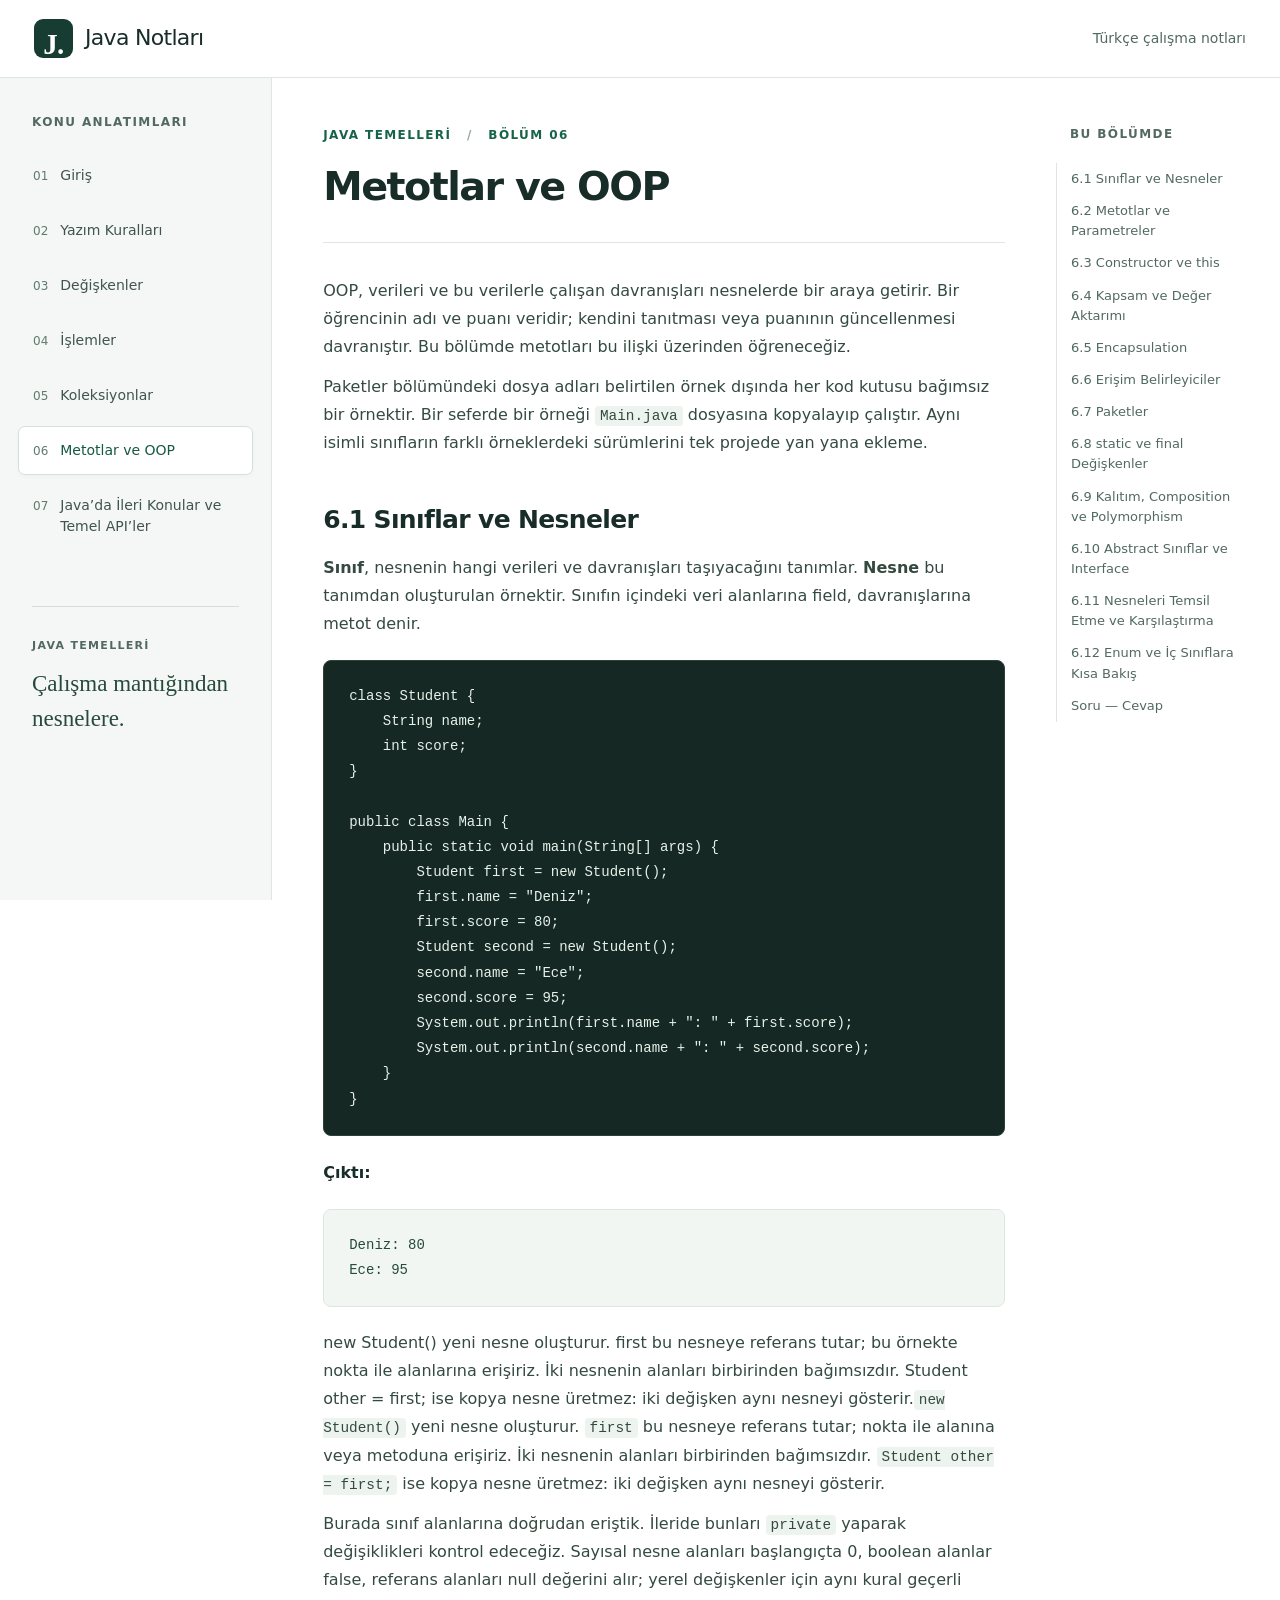
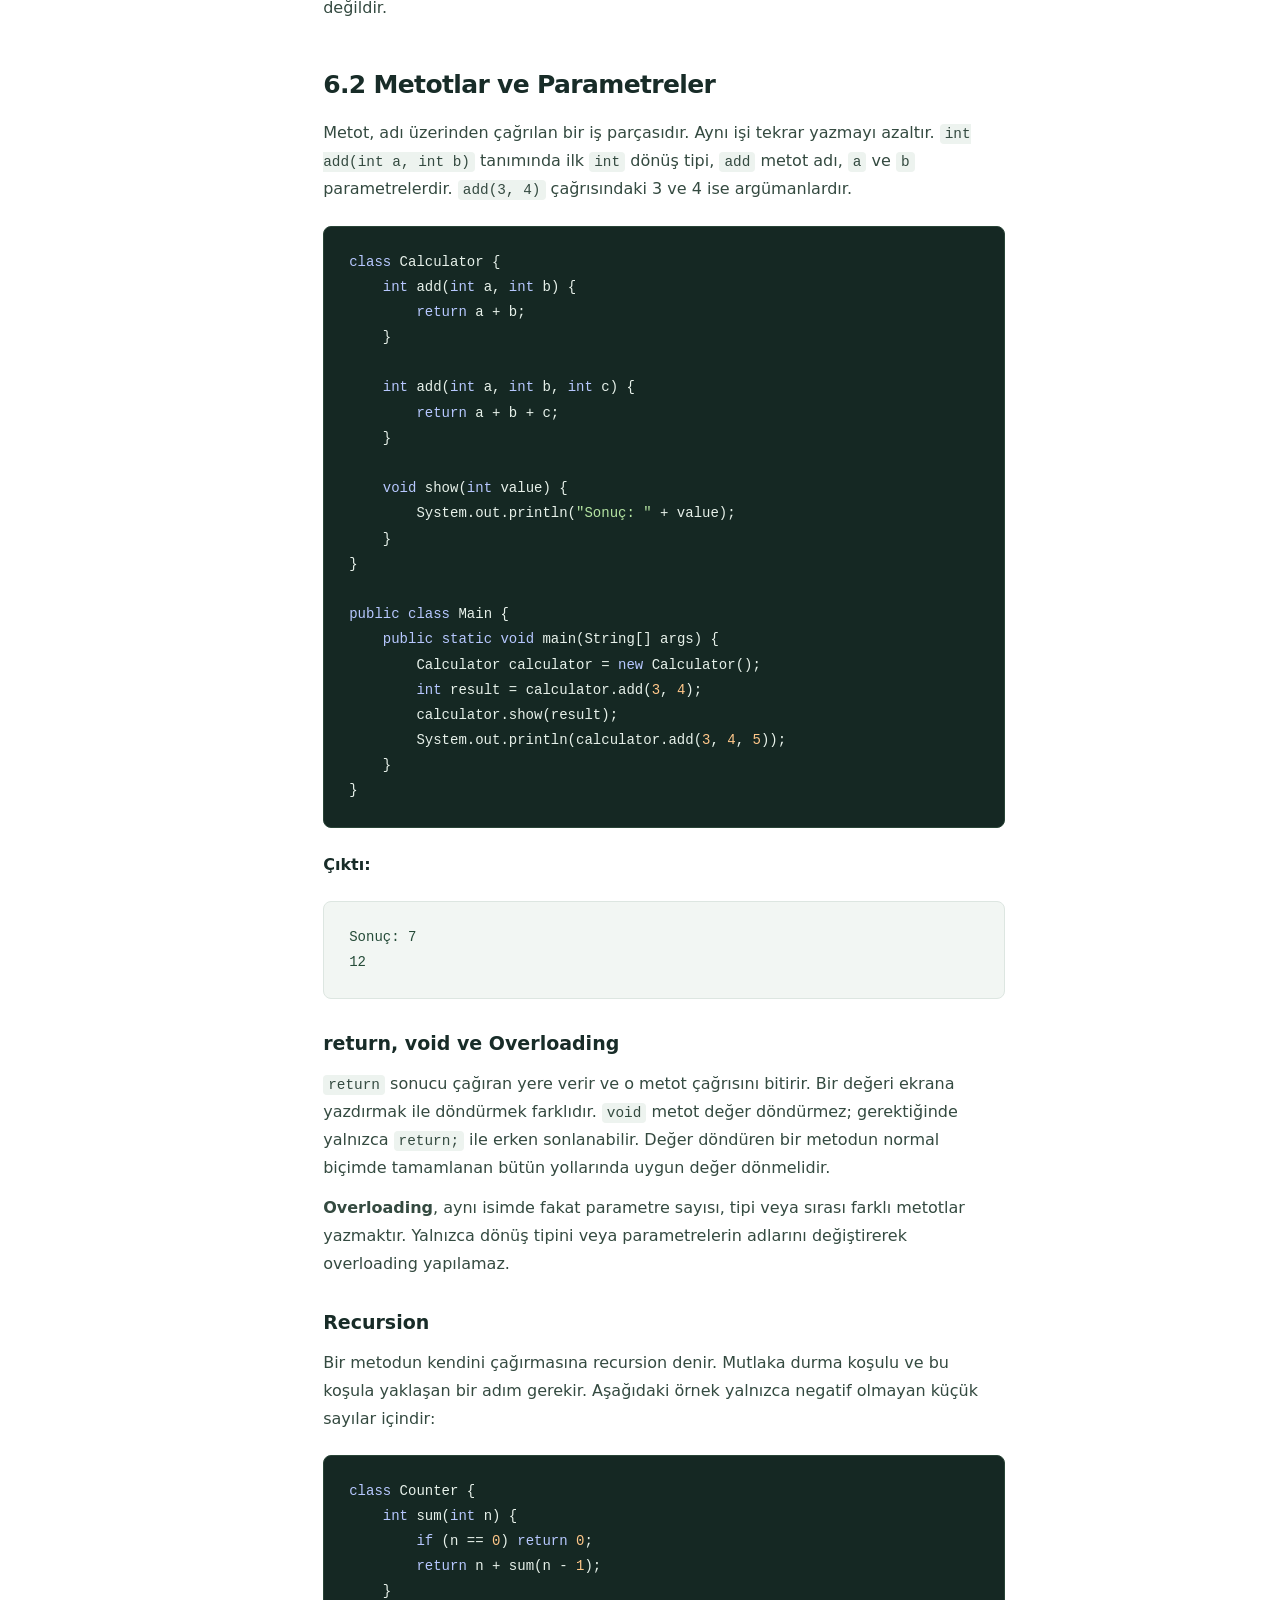
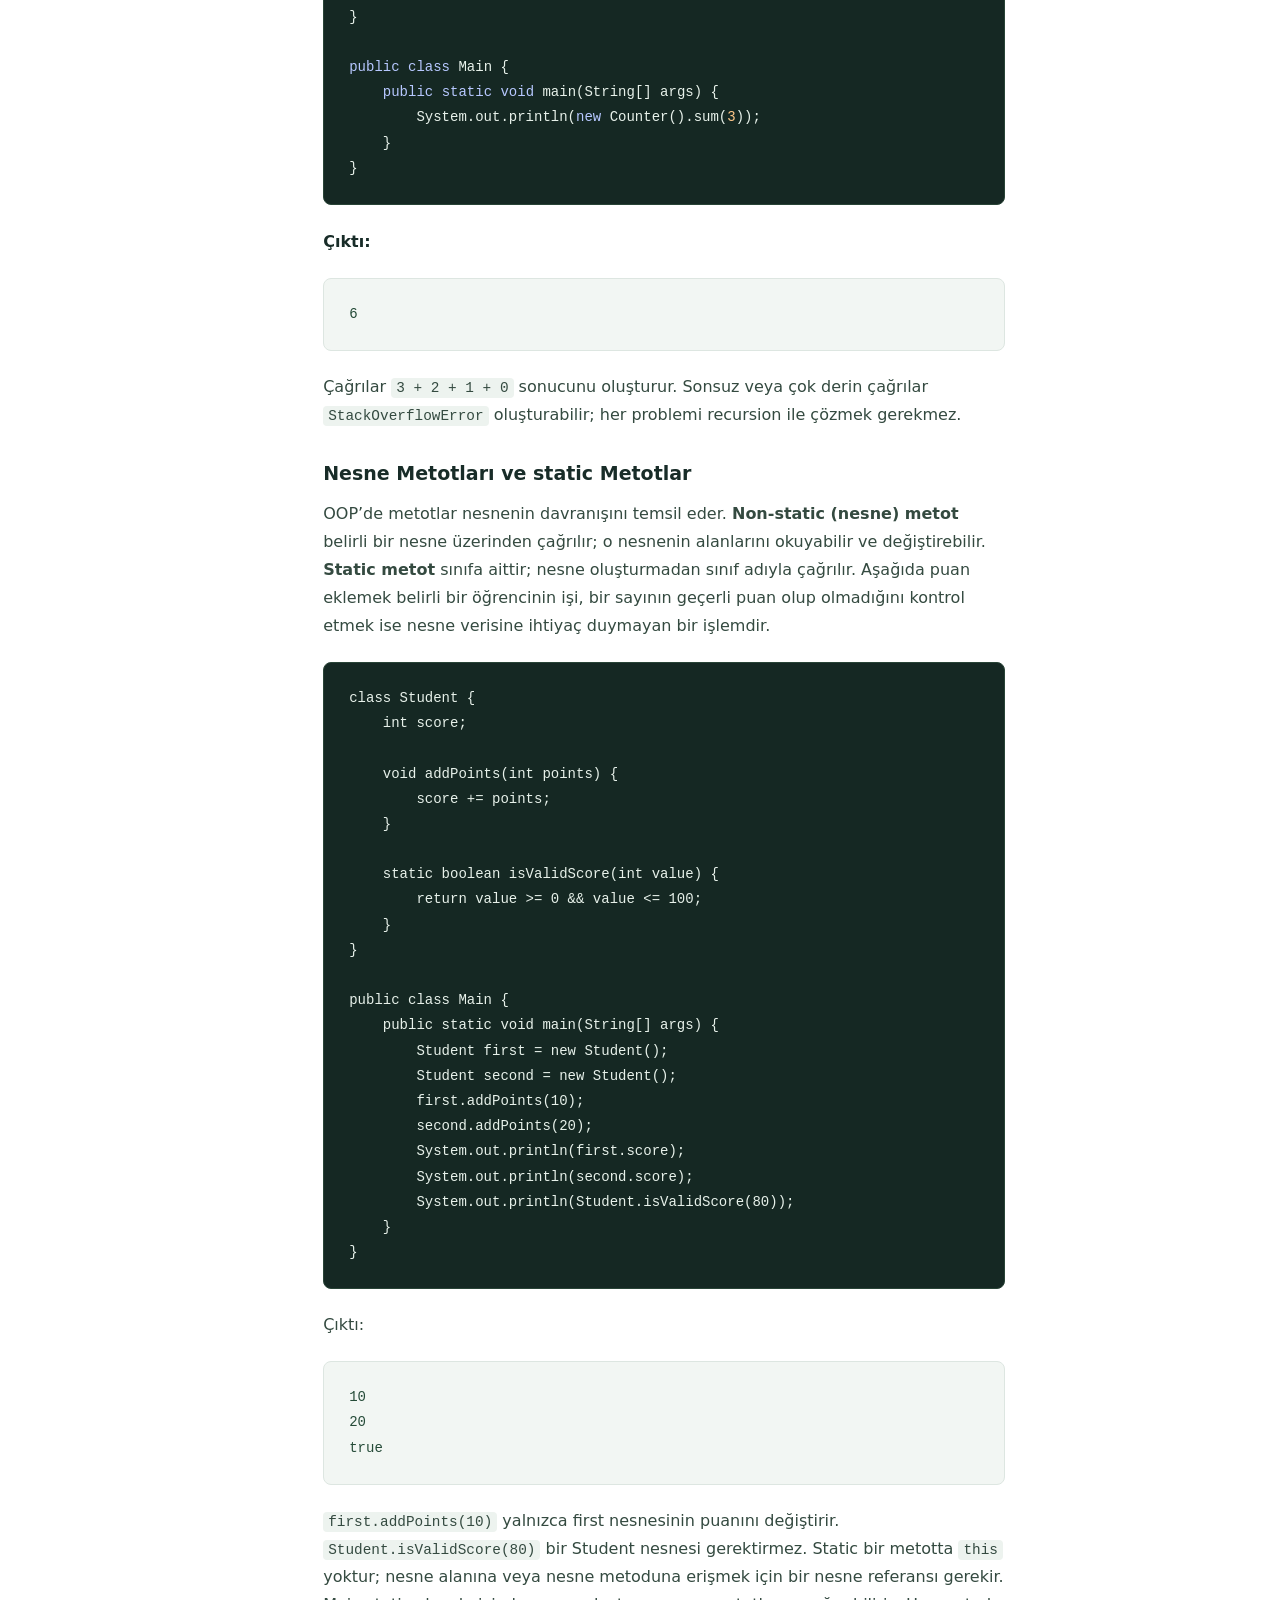
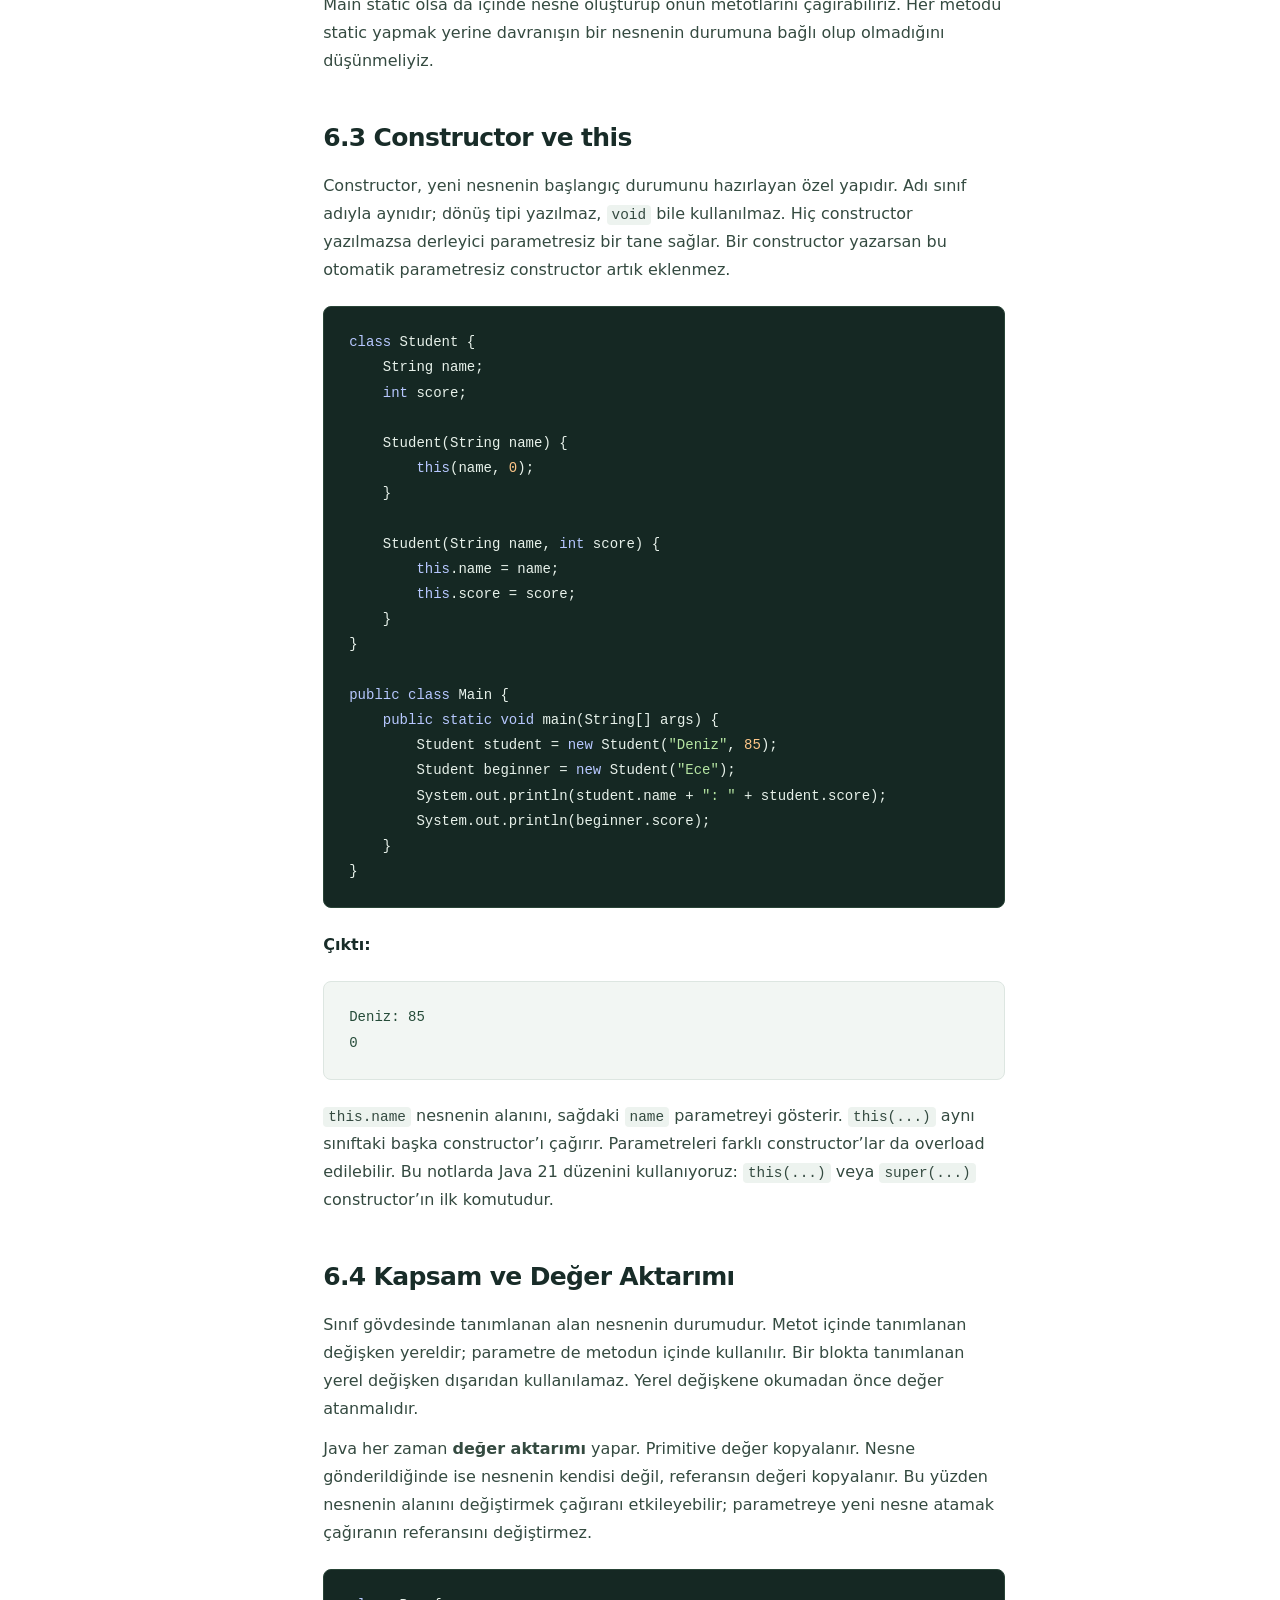
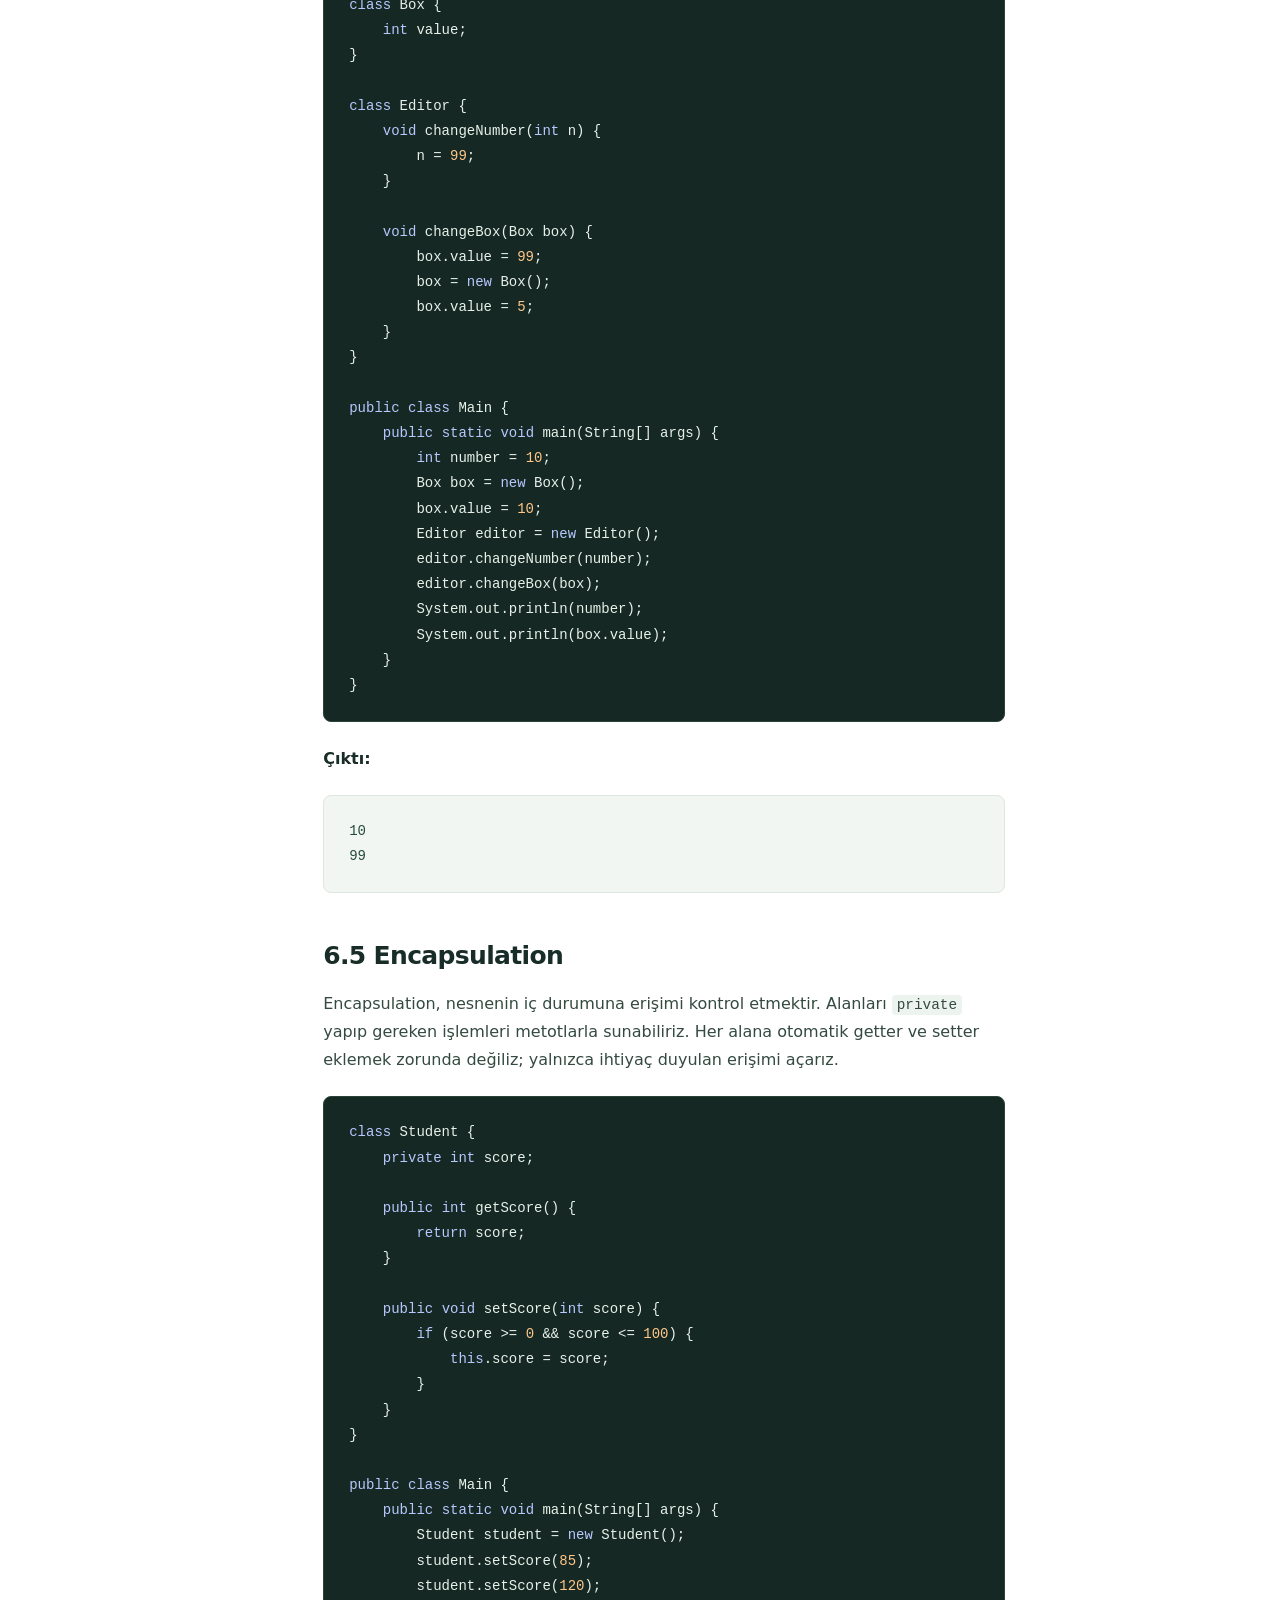
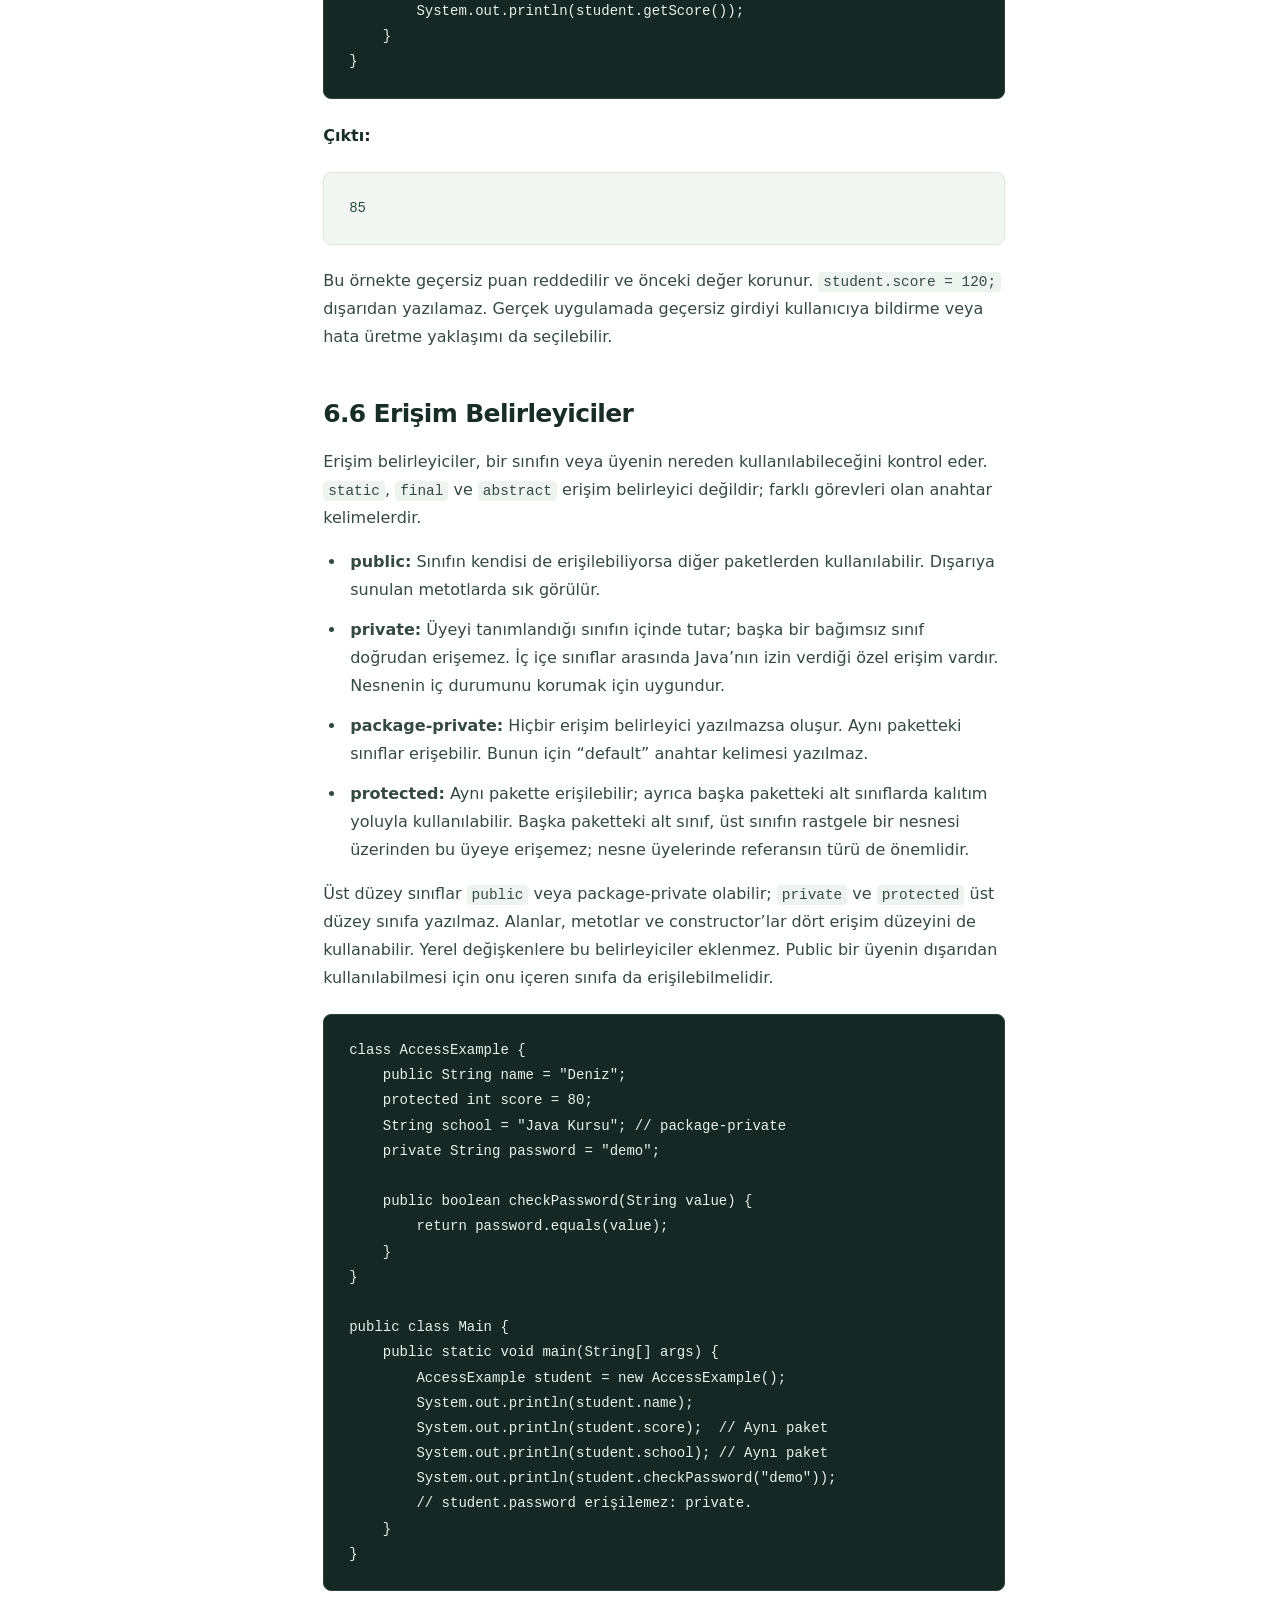
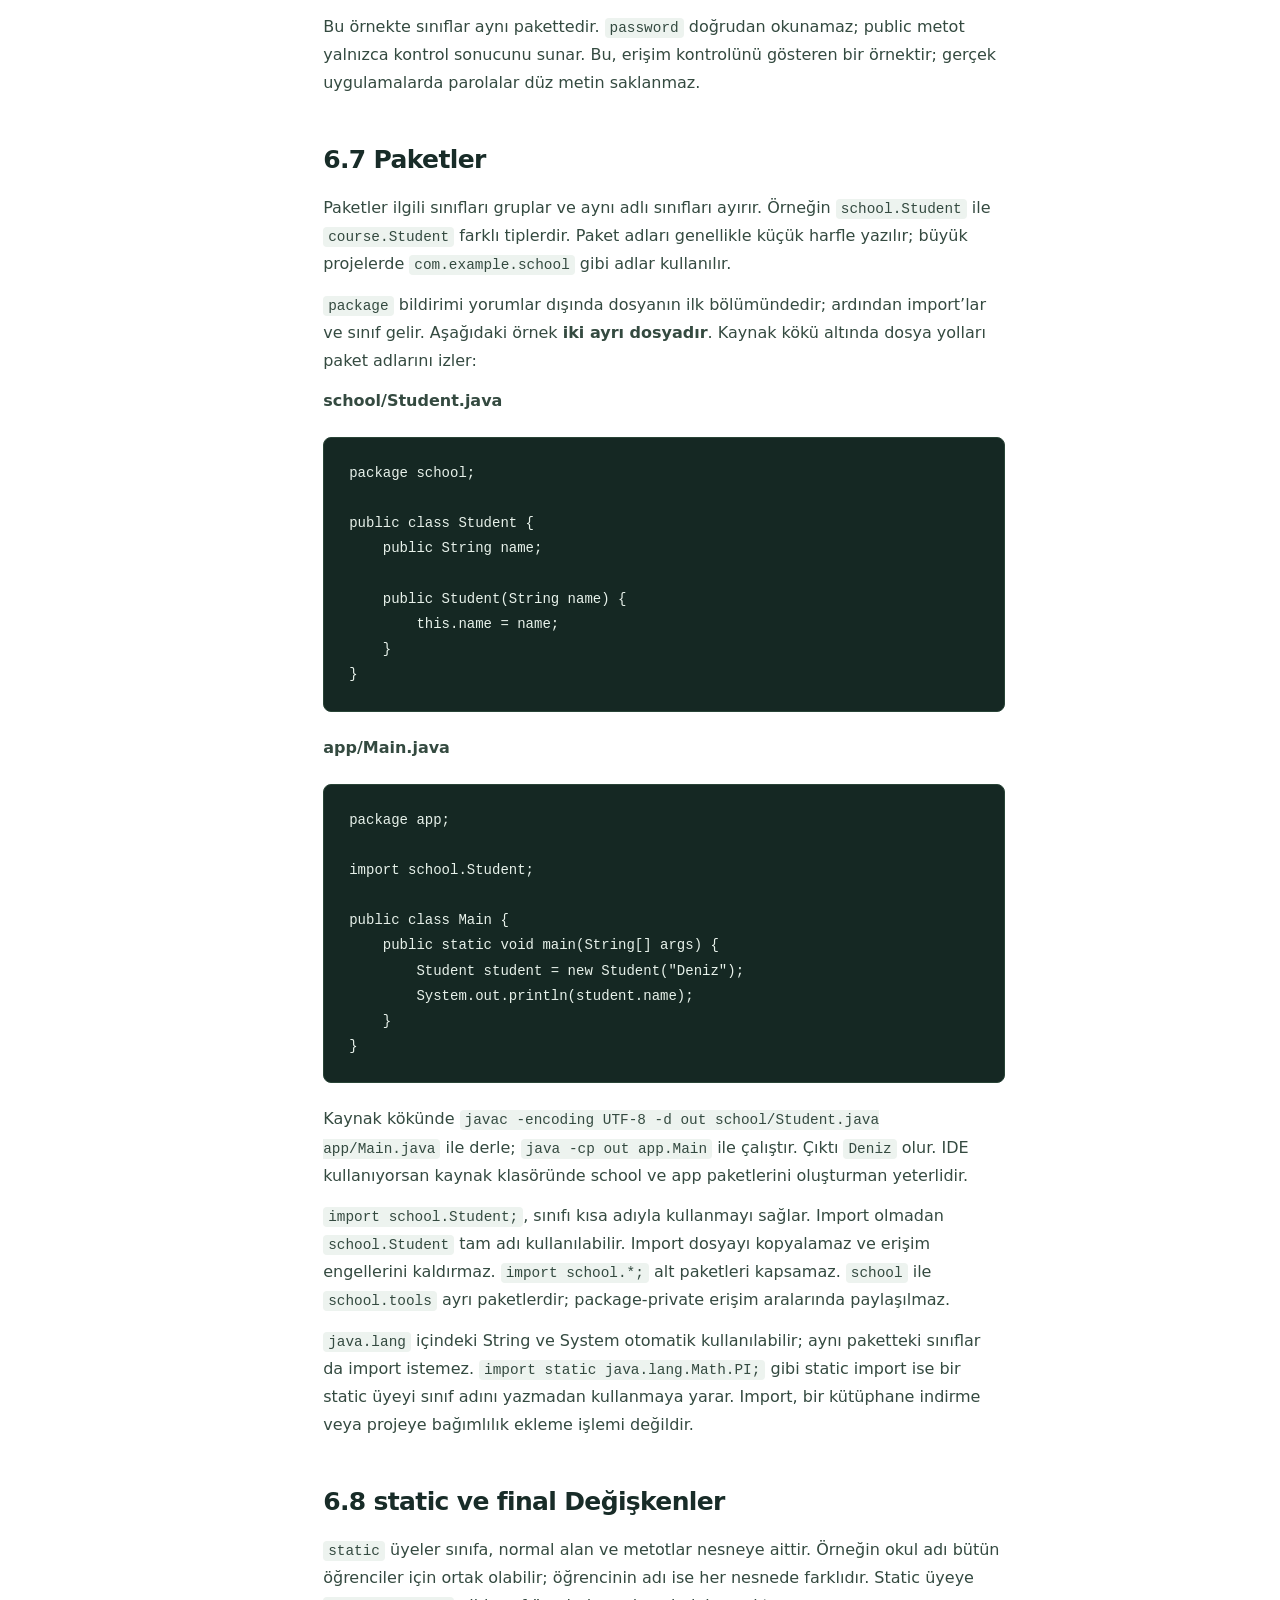
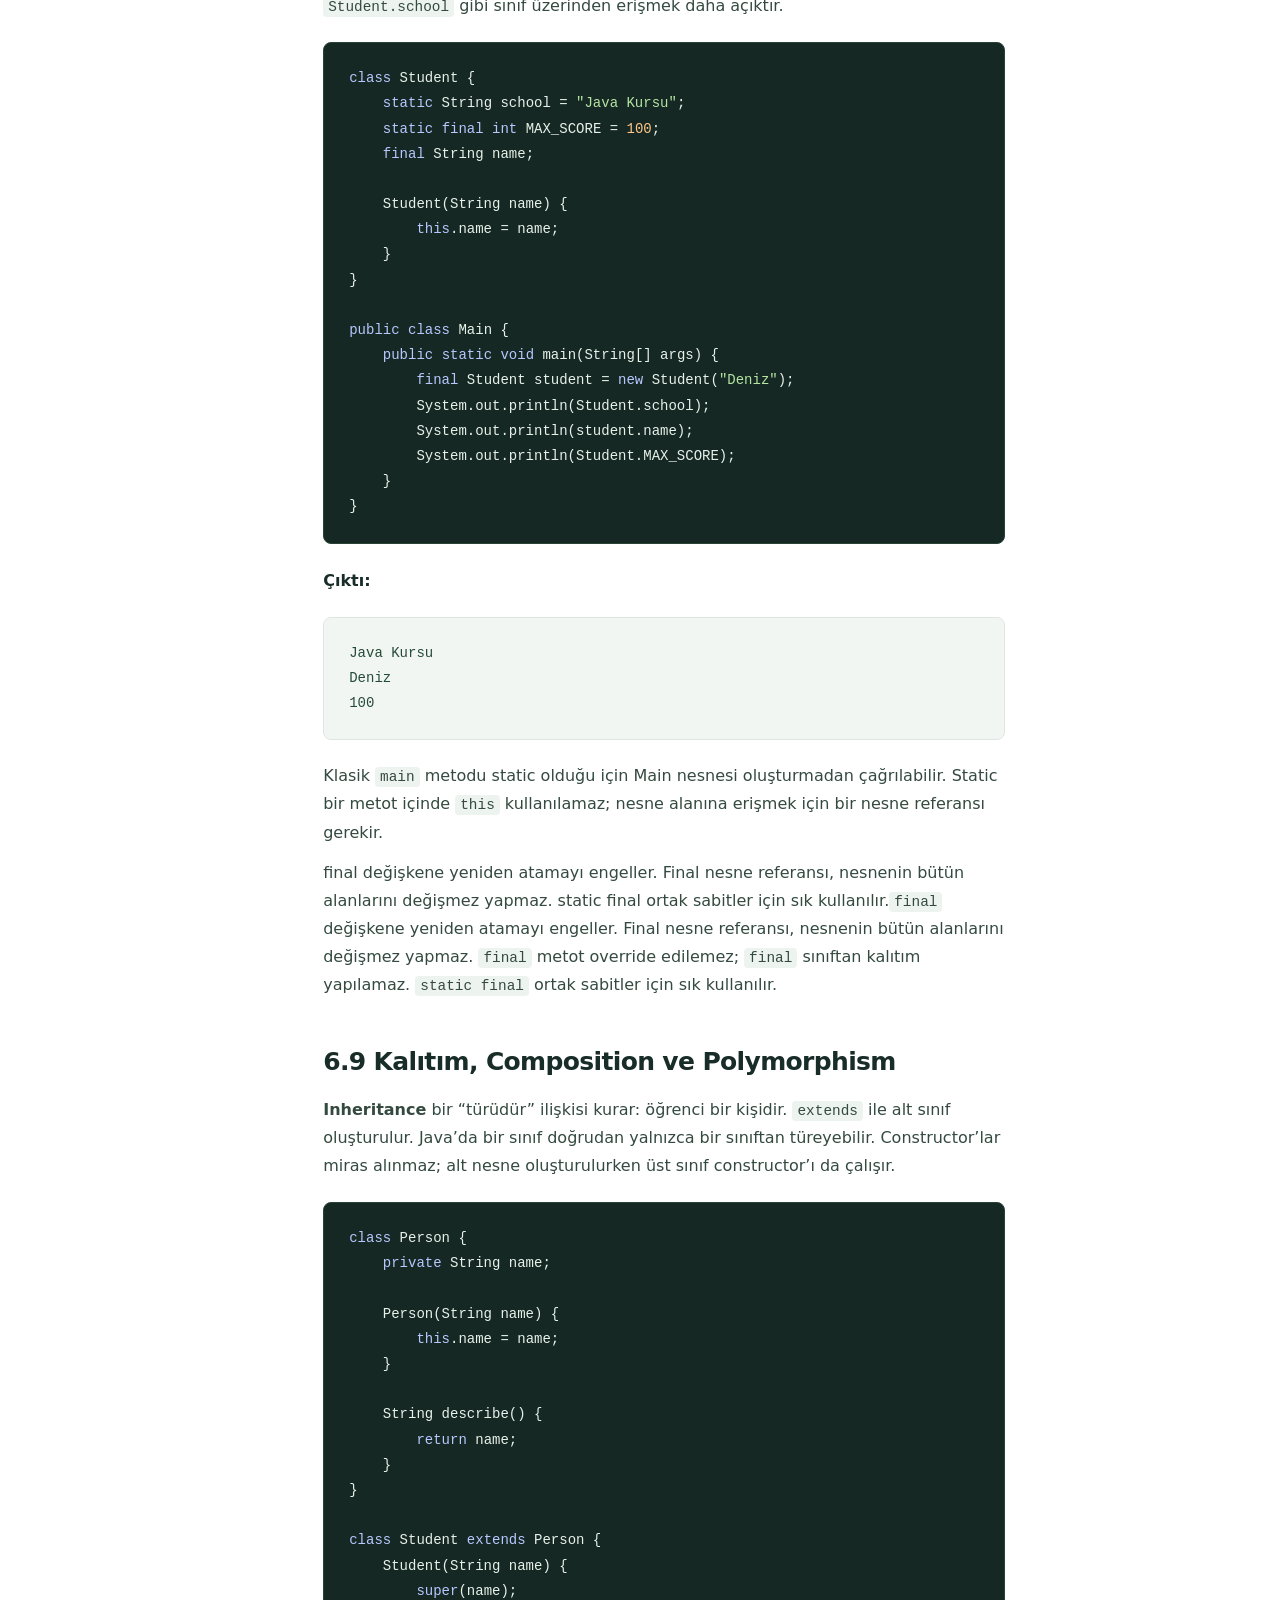
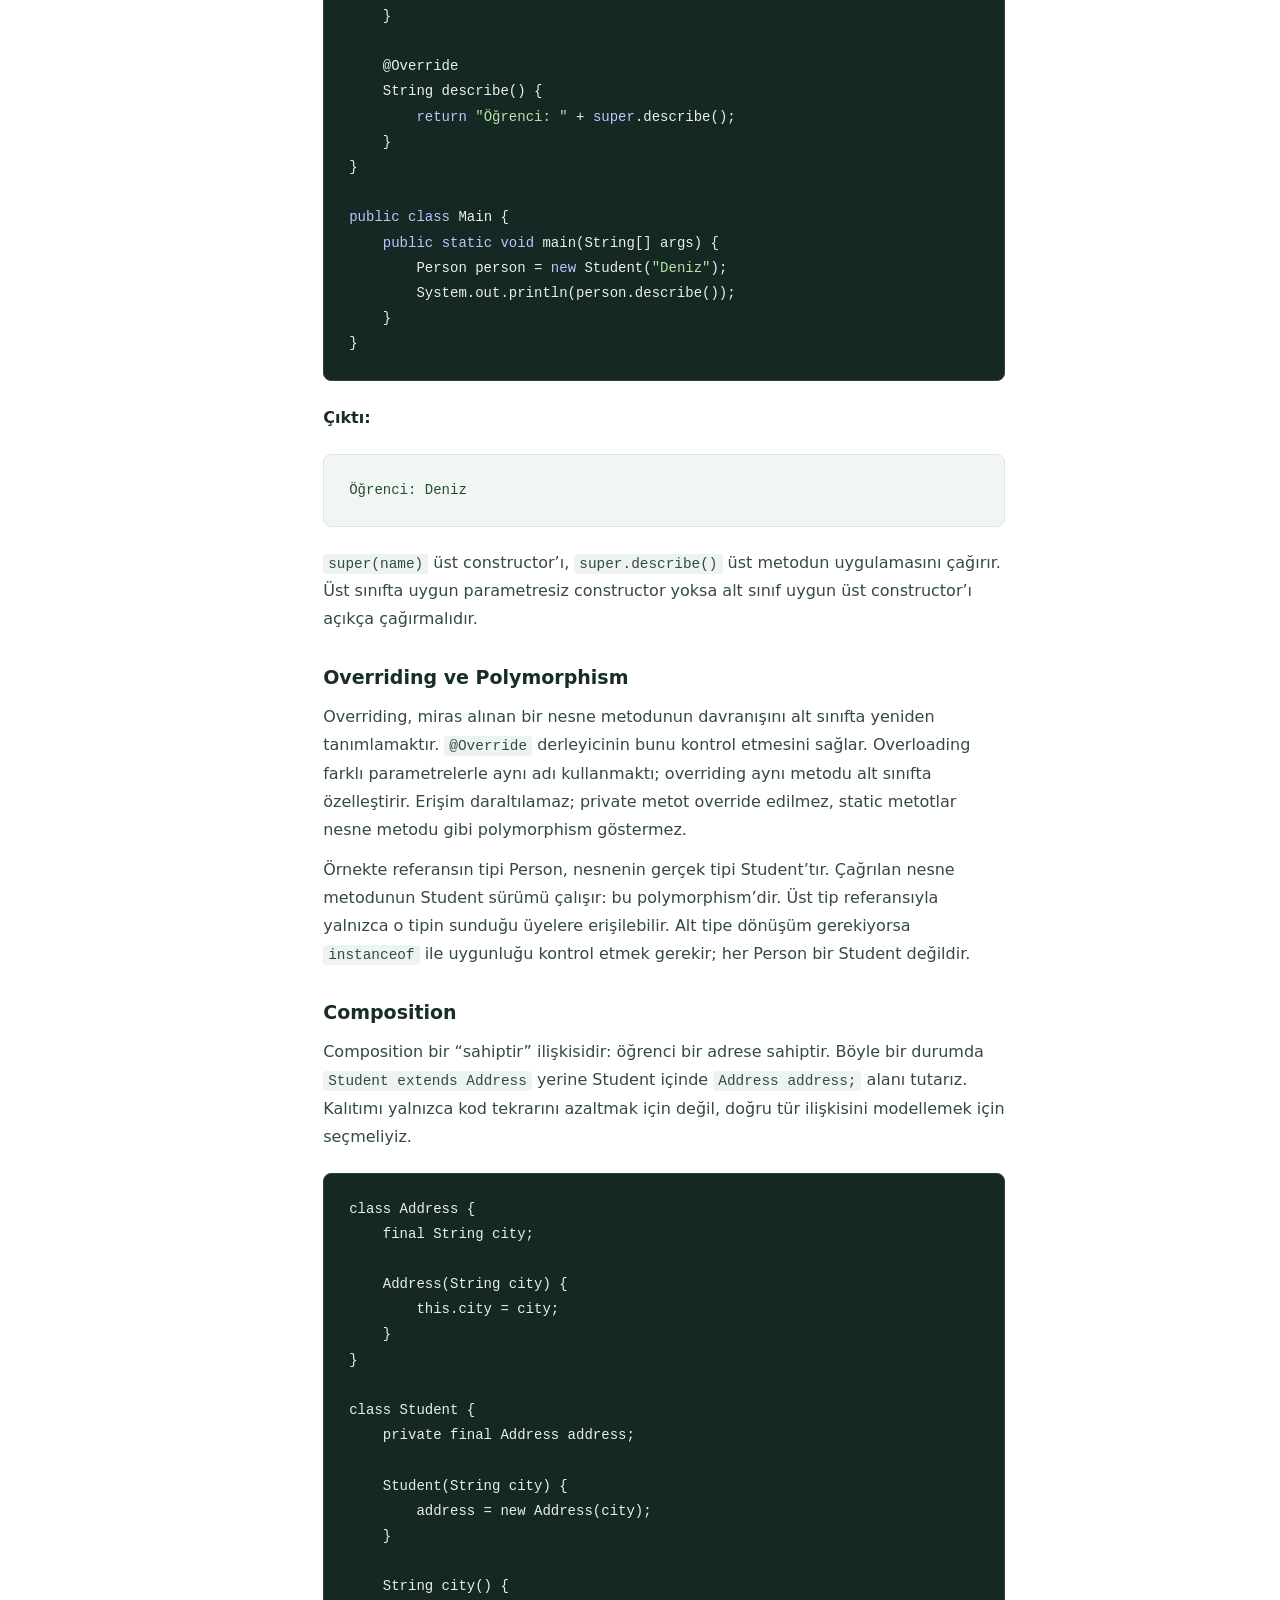
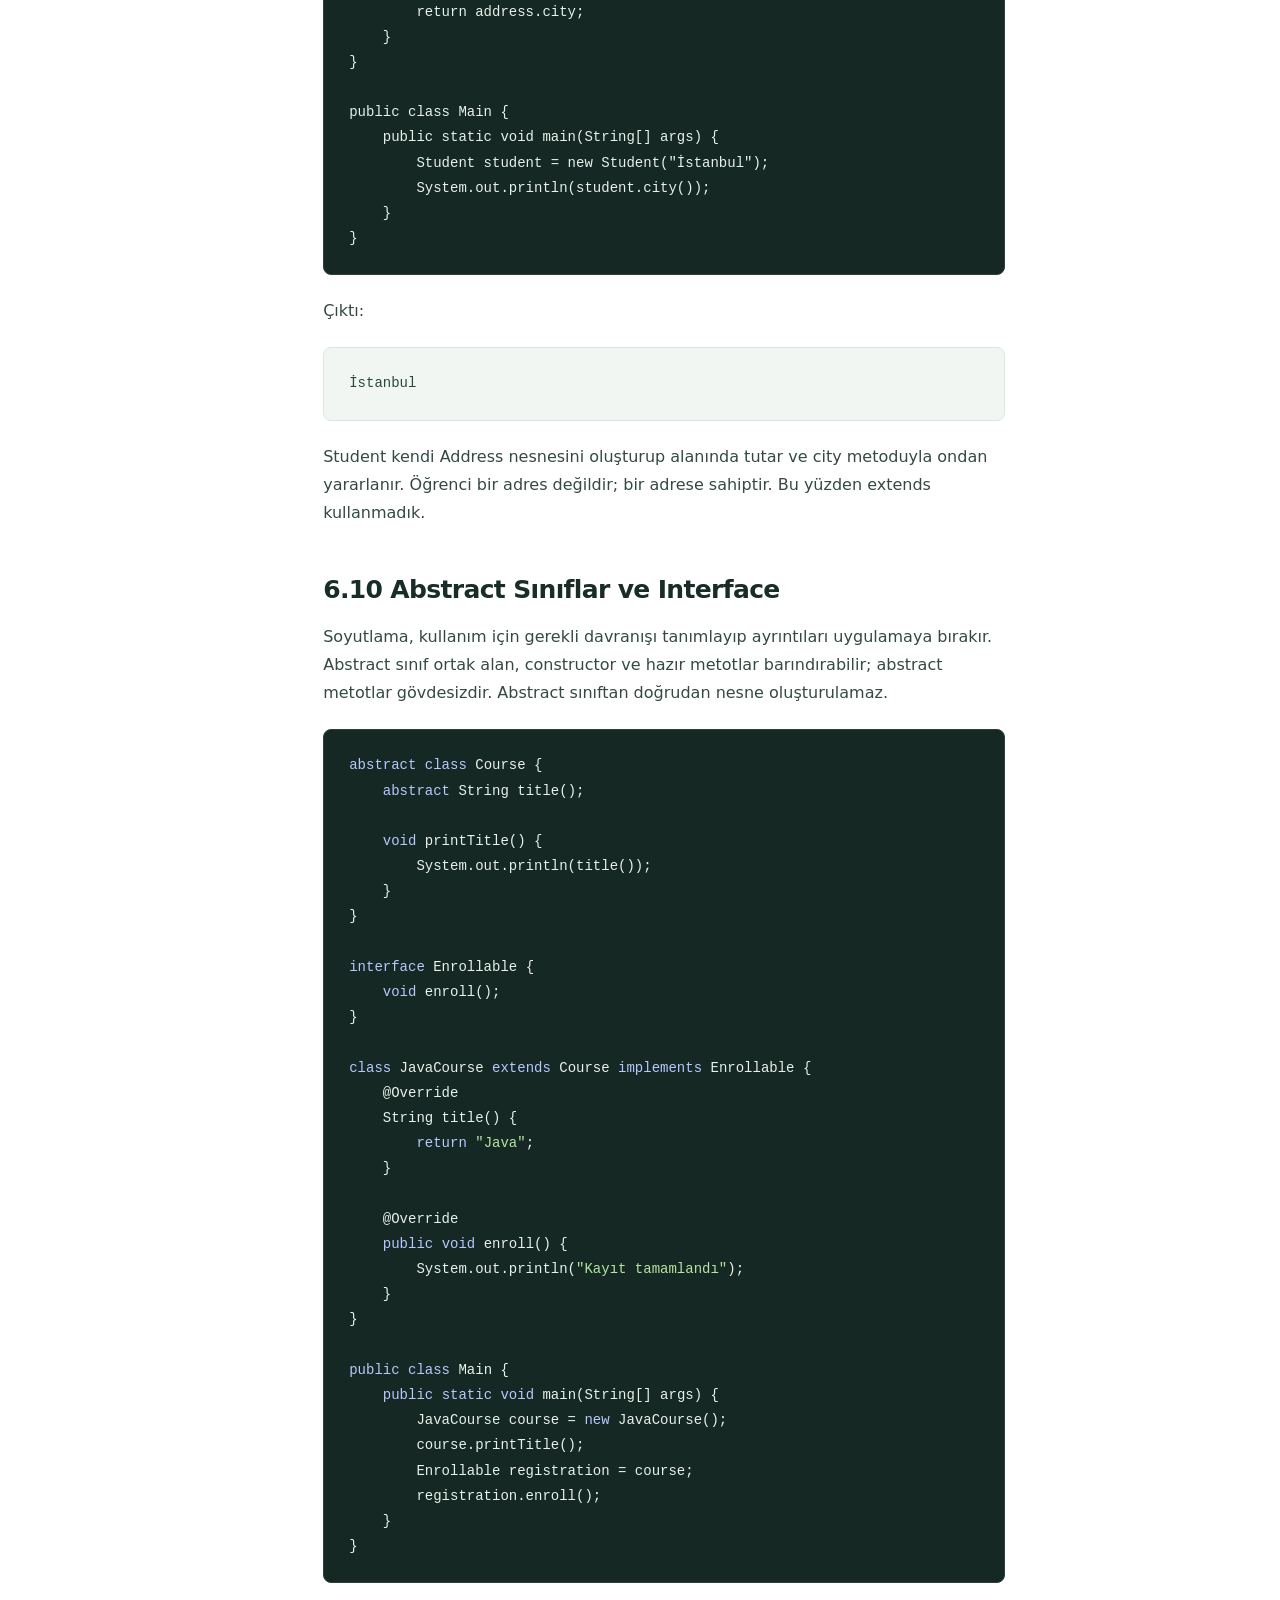
<file: metotlar-oop.html>
<!doctype html>
<html lang="tr" class="no-js">
<head><meta charset="utf-8"><meta name="viewport" content="width=device-width, initial-scale=1">
<title>Metotlar ve OOP · Java Notları</title>
<meta name="description" content="Java metotları ve OOP: sınıflar, constructor, encapsulation, kalıtım, interface ve nesneleri karşılaştırma. Açıklamalı örnekler ve soru cevaplar.">
<meta name="theme-color" content="#173d32"><link rel="icon" href="favicon.svg" type="image/svg+xml">
<link rel="stylesheet" href="style.css?v=3"><script src="app.js" defer></script></head>
<body id="top"><a class="skip-link" href="#icerik">İçeriğe geç</a>
<header class="topbar"><a class="brand" href="index.html"><span class="brand-mark" aria-hidden="true">J.</span><span>Java <strong>Notları</strong></span></a><span class="topbar-caption">Türkçe çalışma notları</span><button class="menu-toggle" type="button" aria-expanded="false" aria-controls="sidebar">☰ Konular</button></header>
<div class="layout"><aside class="sidebar" id="sidebar"><p class="nav-label">KONU ANLATIMLARI</p><nav aria-label="Bölümler"><a href="index.html"><span class="chapter-number">01</span><span>Giriş</span></a><a href="main-metodu.html"><span class="chapter-number">02</span><span>Yazım Kuralları</span></a><a href="degiskenler.html"><span class="chapter-number">03</span><span>Değişkenler</span></a><a href="operatorler-donguler.html"><span class="chapter-number">04</span><span>İşlemler</span></a><a href="koleksiyonlar-stream.html"><span class="chapter-number">05</span><span>Koleksiyonlar</span></a><a href="metotlar-oop.html" aria-current="page"><span class="chapter-number">06</span><span>Metotlar ve OOP</span></a><a href="ileri-konular-api.html"><span class="chapter-number">07</span><span>Java’da İleri Konular ve Temel API’ler</span></a></nav><div class="sidebar-note"><span>JAVA TEMELLERİ</span><p>Çalışma mantığından<br>nesnelere.</p></div></aside>
<main id="icerik" tabindex="-1"><div class="chapter-heading"><p class="eyebrow">JAVA TEMELLERİ <span>/</span> BÖLÜM 06</p><h1>Metotlar ve OOP</h1></div>
<details class="mobile-toc"><summary>Bu bölümde</summary><nav aria-label="Bölüm içi bağlantılar"><a href="#sinif-nesne">6.1 Sınıflar ve Nesneler</a><a href="#metotlar">6.2 Metotlar ve Parametreler</a><a href="#constructor">6.3 Constructor ve this</a><a href="#kapsam">6.4 Kapsam ve Değer Aktarımı</a><a href="#encapsulation">6.5 Encapsulation</a><a href="#erisim">6.6 Erişim Belirleyiciler</a><a href="#paketler">6.7 Paketler</a><a href="#static-final">6.8 static ve final Değişkenler</a><a href="#kalitim">6.9 Kalıtım, Composition ve Polymorphism</a><a href="#soyutlama">6.10 Abstract Sınıflar ve Interface</a><a href="#object-siralama">6.11 Nesneleri Temsil Etme ve Karşılaştırma</a><a href="#enum-ic-sinif">6.12 Enum ve İç Sınıflara Kısa Bakış</a><a href="#soru-cevap">Soru — Cevap</a></nav></details>
<article><p>OOP, verileri ve bu verilerle çalışan davranışları nesnelerde bir araya getirir. Bir öğrencinin adı ve puanı veridir; kendini tanıtması veya puanının güncellenmesi davranıştır. Bu bölümde metotları bu ilişki üzerinden öğreneceğiz.</p><p>Paketler bölümündeki dosya adları belirtilen örnek dışında her kod kutusu bağımsız bir örnektir. Bir seferde bir örneği <code>Main.java</code> dosyasına kopyalayıp çalıştır. Aynı isimli sınıfların farklı örneklerdeki sürümlerini tek projede yan yana ekleme.</p><h2 id="sinif-nesne">6.1 Sınıflar ve Nesneler</h2><p><strong>Sınıf</strong>, nesnenin hangi verileri ve davranışları taşıyacağını tanımlar. <strong>Nesne</strong> bu tanımdan oluşturulan örnektir. Sınıfın içindeki veri alanlarına <em>field</em>, davranışlarına metot denir.</p><pre class="code" tabindex="0" aria-label="Java kod örneği"><code>class Student {
    String name;
    int score;
}

public class Main {
    public static void main(String[] args) {
        Student first = new Student();
        first.name = "Deniz";
        first.score = 80;
        Student second = new Student();
        second.name = "Ece";
        second.score = 95;
        System.out.println(first.name + ": " + first.score);
        System.out.println(second.name + ": " + second.score);
    }
}</code></pre><p class="label">Çıktı:</p><pre class="flow">Deniz: 80
Ece: 95</pre><p>new Student() yeni nesne oluşturur. first bu nesneye referans tutar; bu örnekte nokta ile alanlarına erişiriz. İki nesnenin alanları birbirinden bağımsızdır. Student other = first; ise kopya nesne üretmez: iki değişken aynı nesneyi gösterir.<code>new Student()</code> yeni nesne oluşturur. <code>first</code> bu nesneye referans tutar; nokta ile alanına veya metoduna erişiriz. İki nesnenin alanları birbirinden bağımsızdır. <code>Student other = first;</code> ise kopya nesne üretmez: iki değişken aynı nesneyi gösterir.</p><p>Burada sınıf alanlarına doğrudan eriştik. İleride bunları <code>private</code> yaparak değişiklikleri kontrol edeceğiz. Sayısal nesne alanları başlangıçta 0, boolean alanlar false, referans alanları null değerini alır; yerel değişkenler için aynı kural geçerli değildir.</p><h2 id="metotlar">6.2 Metotlar ve Parametreler</h2><p>Metot, adı üzerinden çağrılan bir iş parçasıdır. Aynı işi tekrar yazmayı azaltır. <code>int add(int a, int b)</code> tanımında ilk <code>int</code> dönüş tipi, <code>add</code> metot adı, <code>a</code> ve <code>b</code> parametrelerdir. <code>add(3, 4)</code> çağrısındaki 3 ve 4 ise argümanlardır.</p><pre class="code" tabindex="0" aria-label="Java kod örneği"><code><span class="keyword">class</span> Calculator {
    <span class="keyword">int</span> add(<span class="keyword">int</span> a, <span class="keyword">int</span> b) {
        <span class="keyword">return</span> a + b;
    }

    <span class="keyword">int</span> add(<span class="keyword">int</span> a, <span class="keyword">int</span> b, <span class="keyword">int</span> c) {
        <span class="keyword">return</span> a + b + c;
    }

    <span class="keyword">void</span> show(<span class="keyword">int</span> value) {
        System.out.println(<span class="string">"Sonuç: "</span> + value);
    }
}

<span class="keyword">public</span> <span class="keyword">class</span> Main {
    <span class="keyword">public</span> <span class="keyword">static</span> <span class="keyword">void</span> main(String[] args) {
        Calculator calculator = <span class="keyword">new</span> Calculator();
        <span class="keyword">int</span> result = calculator.add(<span class="number">3</span>, <span class="number">4</span>);
        calculator.show(result);
        System.out.println(calculator.add(<span class="number">3</span>, <span class="number">4</span>, <span class="number">5</span>));
    }
}</code></pre><p class="label">Çıktı:</p><pre class="flow">Sonuç: 7
12</pre><h3>return, void ve Overloading</h3><p><code>return</code> sonucu çağıran yere verir ve o metot çağrısını bitirir. Bir değeri ekrana yazdırmak ile döndürmek farklıdır. <code>void</code> metot değer döndürmez; gerektiğinde yalnızca <code>return;</code> ile erken sonlanabilir. Değer döndüren bir metodun normal biçimde tamamlanan bütün yollarında uygun değer dönmelidir.</p><p><strong>Overloading</strong>, aynı isimde fakat parametre sayısı, tipi veya sırası farklı metotlar yazmaktır. Yalnızca dönüş tipini veya parametrelerin adlarını değiştirerek overloading yapılamaz.</p><h3>Recursion</h3><p>Bir metodun kendini çağırmasına recursion denir. Mutlaka durma koşulu ve bu koşula yaklaşan bir adım gerekir. Aşağıdaki örnek yalnızca negatif olmayan küçük sayılar içindir:</p><pre class="code" tabindex="0" aria-label="Java kod örneği"><code><span class="keyword">class</span> Counter {
    <span class="keyword">int</span> sum(<span class="keyword">int</span> n) {
        <span class="keyword">if</span> (n == <span class="number">0</span>) <span class="keyword">return</span> <span class="number">0</span>;
        <span class="keyword">return</span> n + sum(n - <span class="number">1</span>);
    }
}

<span class="keyword">public</span> <span class="keyword">class</span> Main {
    <span class="keyword">public</span> <span class="keyword">static</span> <span class="keyword">void</span> main(String[] args) {
        System.out.println(<span class="keyword">new</span> Counter().sum(<span class="number">3</span>));
    }
}</code></pre><p class="label">Çıktı:</p><pre class="flow">6</pre><p>Çağrılar <code>3 + 2 + 1 + 0</code> sonucunu oluşturur. Sonsuz veya çok derin çağrılar <code>StackOverflowError</code> oluşturabilir; her problemi recursion ile çözmek gerekmez.</p><h3>Nesne Metotları ve static Metotlar</h3><p>OOP’de metotlar nesnenin davranışını temsil eder. <strong>Non-static (nesne) metot</strong> belirli bir nesne üzerinden çağrılır; o nesnenin alanlarını okuyabilir ve değiştirebilir. <strong>Static metot</strong> sınıfa aittir; nesne oluşturmadan sınıf adıyla çağrılır. Aşağıda puan eklemek belirli bir öğrencinin işi, bir sayının geçerli puan olup olmadığını kontrol etmek ise nesne verisine ihtiyaç duymayan bir işlemdir.</p><pre class="code" tabindex="0" aria-label="Java kod örneği"><code>class Student {
    int score;

    void addPoints(int points) {
        score += points;
    }

    static boolean isValidScore(int value) {
        return value &gt;= 0 &amp;&amp; value &lt;= 100;
    }
}

public class Main {
    public static void main(String[] args) {
        Student first = new Student();
        Student second = new Student();
        first.addPoints(10);
        second.addPoints(20);
        System.out.println(first.score);
        System.out.println(second.score);
        System.out.println(Student.isValidScore(80));
    }
}</code></pre><p>Çıktı:</p><pre class="flow">10
20
true</pre><p><code>first.addPoints(10)</code> yalnızca first nesnesinin puanını değiştirir. <code>Student.isValidScore(80)</code> bir Student nesnesi gerektirmez. Static bir metotta <code>this</code> yoktur; nesne alanına veya nesne metoduna erişmek için bir nesne referansı gerekir. Main static olsa da içinde nesne oluşturup onun metotlarını çağırabiliriz. Her metodu static yapmak yerine davranışın bir nesnenin durumuna bağlı olup olmadığını düşünmeliyiz.</p><h2 id="constructor">6.3 Constructor ve this</h2><p>Constructor, yeni nesnenin başlangıç durumunu hazırlayan özel yapıdır. Adı sınıf adıyla aynıdır; dönüş tipi yazılmaz, <code>void</code> bile kullanılmaz. Hiç constructor yazılmazsa derleyici parametresiz bir tane sağlar. Bir constructor yazarsan bu otomatik parametresiz constructor artık eklenmez.</p><pre class="code" tabindex="0" aria-label="Java kod örneği"><code><span class="keyword">class</span> Student {
    String name;
    <span class="keyword">int</span> score;

    Student(String name) {
        <span class="keyword">this</span>(name, <span class="number">0</span>);
    }

    Student(String name, <span class="keyword">int</span> score) {
        <span class="keyword">this</span>.name = name;
        <span class="keyword">this</span>.score = score;
    }
}

<span class="keyword">public</span> <span class="keyword">class</span> Main {
    <span class="keyword">public</span> <span class="keyword">static</span> <span class="keyword">void</span> main(String[] args) {
        Student student = <span class="keyword">new</span> Student(<span class="string">"Deniz"</span>, <span class="number">85</span>);
        Student beginner = <span class="keyword">new</span> Student(<span class="string">"Ece"</span>);
        System.out.println(student.name + <span class="string">": "</span> + student.score);
        System.out.println(beginner.score);
    }
}</code></pre><p class="label">Çıktı:</p><pre class="flow">Deniz: 85
0</pre><p><code>this.name</code> nesnenin alanını, sağdaki <code>name</code> parametreyi gösterir. <code>this(...)</code> aynı sınıftaki başka constructor’ı çağırır. Parametreleri farklı constructor’lar da overload edilebilir. Bu notlarda Java 21 düzenini kullanıyoruz: <code>this(...)</code> veya <code>super(...)</code> constructor’ın ilk komutudur.</p><h2 id="kapsam">6.4 Kapsam ve Değer Aktarımı</h2><p>Sınıf gövdesinde tanımlanan alan nesnenin durumudur. Metot içinde tanımlanan değişken yereldir; parametre de metodun içinde kullanılır. Bir blokta tanımlanan yerel değişken dışarıdan kullanılamaz. Yerel değişkene okumadan önce değer atanmalıdır.</p><p>Java her zaman <strong>değer aktarımı</strong> yapar. Primitive değer kopyalanır. Nesne gönderildiğinde ise nesnenin kendisi değil, referansın değeri kopyalanır. Bu yüzden nesnenin alanını değiştirmek çağıranı etkileyebilir; parametreye yeni nesne atamak çağıranın referansını değiştirmez.</p><pre class="code" tabindex="0" aria-label="Java kod örneği"><code><span class="keyword">class</span> Box {
    <span class="keyword">int</span> value;
}

<span class="keyword">class</span> Editor {
    <span class="keyword">void</span> changeNumber(<span class="keyword">int</span> n) {
        n = <span class="number">99</span>;
    }

    <span class="keyword">void</span> changeBox(Box box) {
        box.value = <span class="number">99</span>;
        box = <span class="keyword">new</span> Box();
        box.value = <span class="number">5</span>;
    }
}

<span class="keyword">public</span> <span class="keyword">class</span> Main {
    <span class="keyword">public</span> <span class="keyword">static</span> <span class="keyword">void</span> main(String[] args) {
        <span class="keyword">int</span> number = <span class="number">10</span>;
        Box box = <span class="keyword">new</span> Box();
        box.value = <span class="number">10</span>;
        Editor editor = <span class="keyword">new</span> Editor();
        editor.changeNumber(number);
        editor.changeBox(box);
        System.out.println(number);
        System.out.println(box.value);
    }
}</code></pre><p class="label">Çıktı:</p><pre class="flow">10
99</pre><h2 id="encapsulation">6.5 Encapsulation</h2><p>Encapsulation, nesnenin iç durumuna erişimi kontrol etmektir. Alanları <code>private</code> yapıp gereken işlemleri metotlarla sunabiliriz. Her alana otomatik getter ve setter eklemek zorunda değiliz; yalnızca ihtiyaç duyulan erişimi açarız.</p><pre class="code" tabindex="0" aria-label="Java kod örneği"><code><span class="keyword">class</span> Student {
    <span class="keyword">private</span> <span class="keyword">int</span> score;

    <span class="keyword">public</span> <span class="keyword">int</span> getScore() {
        <span class="keyword">return</span> score;
    }

    <span class="keyword">public</span> <span class="keyword">void</span> setScore(<span class="keyword">int</span> score) {
        <span class="keyword">if</span> (score &gt;= <span class="number">0</span> &amp;&amp; score &lt;= <span class="number">100</span>) {
            <span class="keyword">this</span>.score = score;
        }
    }
}

<span class="keyword">public</span> <span class="keyword">class</span> Main {
    <span class="keyword">public</span> <span class="keyword">static</span> <span class="keyword">void</span> main(String[] args) {
        Student student = <span class="keyword">new</span> Student();
        student.setScore(<span class="number">85</span>);
        student.setScore(<span class="number">120</span>);
        System.out.println(student.getScore());
    }
}</code></pre><p class="label">Çıktı:</p><pre class="flow">85</pre><p>Bu örnekte geçersiz puan reddedilir ve önceki değer korunur. <code>student.score = 120;</code> dışarıdan yazılamaz. Gerçek uygulamada geçersiz girdiyi kullanıcıya bildirme veya hata üretme yaklaşımı da seçilebilir.</p><h2 id="erisim">6.6 Erişim Belirleyiciler</h2><p>Erişim belirleyiciler, bir sınıfın veya üyenin nereden kullanılabileceğini kontrol eder. <code>static</code>, <code>final</code> ve <code>abstract</code> erişim belirleyici değildir; farklı görevleri olan anahtar kelimelerdir.</p><ul class="intro-list">
<li><strong>public:</strong> Sınıfın kendisi de erişilebiliyorsa diğer paketlerden kullanılabilir. Dışarıya sunulan metotlarda sık görülür.</li>
<li><strong>private:</strong> Üyeyi tanımlandığı sınıfın içinde tutar; başka bir bağımsız sınıf doğrudan erişemez. İç içe sınıflar arasında Java’nın izin verdiği özel erişim vardır. Nesnenin iç durumunu korumak için uygundur.</li>
<li><strong>package-private:</strong> Hiçbir erişim belirleyici yazılmazsa oluşur. Aynı paketteki sınıflar erişebilir. Bunun için “default” anahtar kelimesi yazılmaz.</li>
<li><strong>protected:</strong> Aynı pakette erişilebilir; ayrıca başka paketteki alt sınıflarda kalıtım yoluyla kullanılabilir. Başka paketteki alt sınıf, üst sınıfın rastgele bir nesnesi üzerinden bu üyeye erişemez; nesne üyelerinde referansın türü de önemlidir.</li>
</ul><p>Üst düzey sınıflar <code>public</code> veya package-private olabilir; <code>private</code> ve <code>protected</code> üst düzey sınıfa yazılmaz. Alanlar, metotlar ve constructor’lar dört erişim düzeyini de kullanabilir. Yerel değişkenlere bu belirleyiciler eklenmez. Public bir üyenin dışarıdan kullanılabilmesi için onu içeren sınıfa da erişilebilmelidir.</p><pre class="code" tabindex="0" aria-label="Java kod örneği"><code>class AccessExample {
    public String name = "Deniz";
    protected int score = 80;
    String school = "Java Kursu"; // package-private
    private String password = "demo";

    public boolean checkPassword(String value) {
        return password.equals(value);
    }
}

public class Main {
    public static void main(String[] args) {
        AccessExample student = new AccessExample();
        System.out.println(student.name);
        System.out.println(student.score);  // Aynı paket
        System.out.println(student.school); // Aynı paket
        System.out.println(student.checkPassword("demo"));
        // student.password erişilemez: private.
    }
}</code></pre><p>Bu örnekte sınıflar aynı pakettedir. <code>password</code> doğrudan okunamaz; public metot yalnızca kontrol sonucunu sunar. Bu, erişim kontrolünü gösteren bir örnektir; gerçek uygulamalarda parolalar düz metin saklanmaz.</p><h2 id="paketler">6.7 Paketler</h2><p>Paketler ilgili sınıfları gruplar ve aynı adlı sınıfları ayırır. Örneğin <code>school.Student</code> ile <code>course.Student</code> farklı tiplerdir. Paket adları genellikle küçük harfle yazılır; büyük projelerde <code>com.example.school</code> gibi adlar kullanılır.</p><p><code>package</code> bildirimi yorumlar dışında dosyanın ilk bölümündedir; ardından import’lar ve sınıf gelir. Aşağıdaki örnek <strong>iki ayrı dosyadır</strong>. Kaynak kökü altında dosya yolları paket adlarını izler:</p><p><strong>school/Student.java</strong></p><pre class="code" tabindex="0" aria-label="Java kod örneği"><code>package school;

public class Student {
    public String name;

    public Student(String name) {
        this.name = name;
    }
}</code></pre><p><strong>app/Main.java</strong></p><pre class="code" tabindex="0" aria-label="Java kod örneği"><code>package app;

import school.Student;

public class Main {
    public static void main(String[] args) {
        Student student = new Student("Deniz");
        System.out.println(student.name);
    }
}</code></pre><p>Kaynak kökünde <code>javac -encoding UTF-8 -d out school/Student.java app/Main.java</code> ile derle; <code>java -cp out app.Main</code> ile çalıştır. Çıktı <code>Deniz</code> olur. IDE kullanıyorsan kaynak klasöründe school ve app paketlerini oluşturman yeterlidir.</p><p><code>import school.Student;</code>, sınıfı kısa adıyla kullanmayı sağlar. Import olmadan <code>school.Student</code> tam adı kullanılabilir. Import dosyayı kopyalamaz ve erişim engellerini kaldırmaz. <code>import school.*;</code> alt paketleri kapsamaz. <code>school</code> ile <code>school.tools</code> ayrı paketlerdir; package-private erişim aralarında paylaşılmaz.</p><p><code>java.lang</code> içindeki String ve System otomatik kullanılabilir; aynı paketteki sınıflar da import istemez. <code>import static java.lang.Math.PI;</code> gibi static import ise bir static üyeyi sınıf adını yazmadan kullanmaya yarar. Import, bir kütüphane indirme veya projeye bağımlılık ekleme işlemi değildir.</p><h2 id="static-final">6.8 static ve final Değişkenler</h2><p><code>static</code> üyeler sınıfa, normal alan ve metotlar nesneye aittir. Örneğin okul adı bütün öğrenciler için ortak olabilir; öğrencinin adı ise her nesnede farklıdır. Static üyeye <code>Student.school</code> gibi sınıf üzerinden erişmek daha açıktır.</p><pre class="code" tabindex="0" aria-label="Java kod örneği"><code><span class="keyword">class</span> Student {
    <span class="keyword">static</span> String school = <span class="string">"Java Kursu"</span>;
    <span class="keyword">static</span> <span class="keyword">final</span> <span class="keyword">int</span> MAX_SCORE = <span class="number">100</span>;
    <span class="keyword">final</span> String name;

    Student(String name) {
        <span class="keyword">this</span>.name = name;
    }
}

<span class="keyword">public</span> <span class="keyword">class</span> Main {
    <span class="keyword">public</span> <span class="keyword">static</span> <span class="keyword">void</span> main(String[] args) {
        <span class="keyword">final</span> Student student = <span class="keyword">new</span> Student(<span class="string">"Deniz"</span>);
        System.out.println(Student.school);
        System.out.println(student.name);
        System.out.println(Student.MAX_SCORE);
    }
}</code></pre><p class="label">Çıktı:</p><pre class="flow">Java Kursu
Deniz
100</pre><p>Klasik <code>main</code> metodu static olduğu için Main nesnesi oluşturmadan çağrılabilir. Static bir metot içinde <code>this</code> kullanılamaz; nesne alanına erişmek için bir nesne referansı gerekir.</p><p>final değişkene yeniden atamayı engeller. Final nesne referansı, nesnenin bütün alanlarını değişmez yapmaz. static final ortak sabitler için sık kullanılır.<code>final</code> değişkene yeniden atamayı engeller. Final nesne referansı, nesnenin bütün alanlarını değişmez yapmaz. <code>final</code> metot override edilemez; <code>final</code> sınıftan kalıtım yapılamaz. <code>static final</code> ortak sabitler için sık kullanılır.</p><h2 id="kalitim">6.9 Kalıtım, Composition ve Polymorphism</h2><p><strong>Inheritance</strong> bir “türüdür” ilişkisi kurar: öğrenci bir kişidir. <code>extends</code> ile alt sınıf oluşturulur. Java’da bir sınıf doğrudan yalnızca bir sınıftan türeyebilir. Constructor’lar miras alınmaz; alt nesne oluşturulurken üst sınıf constructor’ı da çalışır.</p><pre class="code" tabindex="0" aria-label="Java kod örneği"><code><span class="keyword">class</span> Person {
    <span class="keyword">private</span> String name;

    Person(String name) {
        <span class="keyword">this</span>.name = name;
    }

    String describe() {
        <span class="keyword">return</span> name;
    }
}

<span class="keyword">class</span> Student <span class="keyword">extends</span> Person {
    Student(String name) {
        <span class="keyword">super</span>(name);
    }

    @Override
    String describe() {
        <span class="keyword">return</span> <span class="string">"Öğrenci: "</span> + <span class="keyword">super</span>.describe();
    }
}

<span class="keyword">public</span> <span class="keyword">class</span> Main {
    <span class="keyword">public</span> <span class="keyword">static</span> <span class="keyword">void</span> main(String[] args) {
        Person person = <span class="keyword">new</span> Student(<span class="string">"Deniz"</span>);
        System.out.println(person.describe());
    }
}</code></pre><p class="label">Çıktı:</p><pre class="flow">Öğrenci: Deniz</pre><p><code>super(name)</code> üst constructor’ı, <code>super.describe()</code> üst metodun uygulamasını çağırır. Üst sınıfta uygun parametresiz constructor yoksa alt sınıf uygun üst constructor’ı açıkça çağırmalıdır.</p><h3>Overriding ve Polymorphism</h3><p>Overriding, miras alınan bir nesne metodunun davranışını alt sınıfta yeniden tanımlamaktır. <code>@Override</code> derleyicinin bunu kontrol etmesini sağlar. Overloading farklı parametrelerle aynı adı kullanmaktı; overriding aynı metodu alt sınıfta özelleştirir. Erişim daraltılamaz; private metot override edilmez, static metotlar nesne metodu gibi polymorphism göstermez.</p><p>Örnekte referansın tipi Person, nesnenin gerçek tipi Student’tır. Çağrılan nesne metodunun Student sürümü çalışır: bu polymorphism’dir. Üst tip referansıyla yalnızca o tipin sunduğu üyelere erişilebilir. Alt tipe dönüşüm gerekiyorsa <code>instanceof</code> ile uygunluğu kontrol etmek gerekir; her Person bir Student değildir.</p><h3>Composition</h3><p>Composition bir “sahiptir” ilişkisidir: öğrenci bir adrese sahiptir. Böyle bir durumda <code>Student extends Address</code> yerine Student içinde <code>Address address;</code> alanı tutarız. Kalıtımı yalnızca kod tekrarını azaltmak için değil, doğru tür ilişkisini modellemek için seçmeliyiz.</p><pre class="code" tabindex="0" aria-label="Java kod örneği"><code>class Address {
    final String city;

    Address(String city) {
        this.city = city;
    }
}

class Student {
    private final Address address;

    Student(String city) {
        address = new Address(city);
    }

    String city() {
        return address.city;
    }
}

public class Main {
    public static void main(String[] args) {
        Student student = new Student("İstanbul");
        System.out.println(student.city());
    }
}</code></pre><p>Çıktı:</p><pre class="flow">İstanbul</pre><p>Student kendi Address nesnesini oluşturup alanında tutar ve city metoduyla ondan yararlanır. Öğrenci bir adres değildir; bir adrese sahiptir. Bu yüzden extends kullanmadık.</p><h2 id="soyutlama">6.10 Abstract Sınıflar ve Interface</h2><p>Soyutlama, kullanım için gerekli davranışı tanımlayıp ayrıntıları uygulamaya bırakır. Abstract sınıf ortak alan, constructor ve hazır metotlar barındırabilir; abstract metotlar gövdesizdir. Abstract sınıftan doğrudan nesne oluşturulamaz.</p><pre class="code" tabindex="0" aria-label="Java kod örneği"><code><span class="keyword">abstract</span> <span class="keyword">class</span> Course {
    <span class="keyword">abstract</span> String title();

    <span class="keyword">void</span> printTitle() {
        System.out.println(title());
    }
}

<span class="keyword">interface</span> Enrollable {
    <span class="keyword">void</span> enroll();
}

<span class="keyword">class</span> JavaCourse <span class="keyword">extends</span> Course <span class="keyword">implements</span> Enrollable {
    @Override
    String title() {
        <span class="keyword">return</span> <span class="string">"Java"</span>;
    }

    @Override
    <span class="keyword">public</span> <span class="keyword">void</span> enroll() {
        System.out.println(<span class="string">"Kayıt tamamlandı"</span>);
    }
}

<span class="keyword">public</span> <span class="keyword">class</span> Main {
    <span class="keyword">public</span> <span class="keyword">static</span> <span class="keyword">void</span> main(String[] args) {
        JavaCourse course = <span class="keyword">new</span> JavaCourse();
        course.printTitle();
        Enrollable registration = course;
        registration.enroll();
    }
}</code></pre><p class="label">Çıktı:</p><pre class="flow">Java
Kayıt tamamlandı</pre><p>Interface bir sözleşmedir. <code>implements</code> bu sözleşmeyi uyguladığımızı söyler. Yukarıdaki gövdesiz interface metodu public ve abstract’tır; uygulaması public olmalıdır. Bir sınıf birden fazla interface uygulayabilir.</p><p>Interface’ler nesneye ait değişken alan veya constructor taşımaz. Alanları sabittir: <code>public static final</code>. Ortak gövdeli <code>default</code> ve <code>static</code> metotlar da tanımlanabilir. Ortak durum ve temel uygulama için abstract sınıf; farklı sınıflara ortak yetenek kazandırmak için interface düşünülebilir.</p><h3>Interface ile Ortak Davranış</h3><pre class="code" tabindex="0" aria-label="Java kod örneği"><code>interface Printable {
    void print();
}

class Invoice implements Printable {
    @Override
    public void print() {
        System.out.println("Fatura yazdırıldı");
    }
}

class Report implements Printable {
    @Override
    public void print() {
        System.out.println("Rapor yazdırıldı");
    }
}

public class Main {
    public static void main(String[] args) {
        Printable[] documents = {new Invoice(), new Report()};
        for (Printable document : documents) {
            document.print();
        }
    }
}</code></pre><p>Çıktı:</p><pre class="flow">Fatura yazdırıldı
Rapor yazdırıldı</pre><p>Invoice ve Report aynı Printable sözleşmesini uygular. Döngü somut sınıfları bilmeden print çağırır; her nesnenin kendi uygulaması çalışır. Interface türünde referans tutabiliriz ama <code>new Printable()</code> ile doğrudan interface nesnesi oluşturamayız.</p><h2 id="object-siralama">6.11 Nesneleri Temsil Etme ve Karşılaştırma</h2><p>Sınıflar dolaylı veya doğrudan Object’ten türemiştir. <code>toString()</code> okunabilir metin temsilini verir. Nesnelerde <code>==</code> aynı nesne referansını karşılaştırır. <code>equals()</code> özel olarak tanımlanmazsa Object’in referans eşitliği davranışını kullanır.</p><p>Mantıksal eşitliği tanımlarken <code>equals()</code> ile <code>hashCode()</code> birlikte düşünülmelidir. Eşit nesnelerin hash değerleri aynı olmalıdır; aynı hash değeri nesnelerin eşit olduğunu kanıtlamaz. Bu ilişki HashSet ve HashMap için önemlidir.</p><pre class="code" tabindex="0" aria-label="Java kod örneği"><code><span class="keyword">final</span> <span class="keyword">class</span> Student {
    <span class="keyword">private</span> <span class="keyword">final</span> <span class="keyword">int</span> id;

    Student(<span class="keyword">int</span> id) {
        <span class="keyword">this</span>.id = id;
    }

    @Override
    <span class="keyword">public</span> <span class="keyword">boolean</span> equals(Object other) {
        <span class="keyword">if</span> (<span class="keyword">this</span> == other) <span class="keyword">return</span> <span class="keyword">true</span>;
        <span class="keyword">if</span> (!(other <span class="keyword">instanceof</span> Student)) <span class="keyword">return</span> <span class="keyword">false</span>;
        Student student = (Student) other;
        <span class="keyword">return</span> id == student.id;
    }

    @Override
    <span class="keyword">public</span> <span class="keyword">int</span> hashCode() {
        <span class="keyword">return</span> Integer.hashCode(id);
    }

    @Override
    <span class="keyword">public</span> String toString() {
        <span class="keyword">return</span> <span class="string">"Student("</span> + id + <span class="string">")"</span>;
    }
}

<span class="keyword">public</span> <span class="keyword">class</span> Main {
    <span class="keyword">public</span> <span class="keyword">static</span> <span class="keyword">void</span> main(String[] args) {
        Student first = <span class="keyword">new</span> Student(<span class="number">7</span>);
        Student second = <span class="keyword">new</span> Student(<span class="number">7</span>);
        System.out.println(first == second);
        System.out.println(first.equals(second));
        System.out.println(first);
    }
}</code></pre><p class="label">Çıktı:</p><pre class="flow">false
true
Student(7)</pre><h2 id="enum-ic-sinif">6.12 Enum ve İç Sınıflara Kısa Bakış</h2><p><code>enum</code> sınırlı seçenekleri anlamlı isimlerle ifade eder. Örneğin kayıt durumu ACTIVE veya COMPLETED olabilir. Enum alan, metot ve constructor içerebilir; yeni enum sabiti <code>new</code> ile oluşturulmaz.</p><pre class="code" tabindex="0" aria-label="Java kod örneği"><code><span class="keyword">enum</span> Status {
    ACTIVE(<span class="string">"Devam ediyor"</span>), COMPLETED(<span class="string">"Tamamlandı"</span>);

    <span class="keyword">private</span> <span class="keyword">final</span> String label;

    Status(String label) {
        <span class="keyword">this</span>.label = label;
    }

    String label() {
        <span class="keyword">return</span> label;
    }
}

<span class="keyword">public</span> <span class="keyword">class</span> Main {
    <span class="keyword">public</span> <span class="keyword">static</span> <span class="keyword">void</span> main(String[] args) {
        Status status = Status.ACTIVE;
        System.out.println(status);
        System.out.println(status.label());
    }
}</code></pre><p class="label">Çıktı:</p><pre class="flow">ACTIVE
Devam ediyor</pre><p>Bir sınıf başka bir sınıfın içinde tanımlanabilir. Static olmayan inner class bir dış nesneye bağlıdır; static nested class dış nesne gerektirmez. Anonymous class ise bir sınıfı genişleten veya interface’i uygulayan, adı olmayan tek kullanımlık sınıf tanımıdır. Functional interface’in tek davranışı için lambda çoğu zaman daha kısa bir seçenektir.</p><h2 id="soru-cevap">Soru — Cevap</h2><p class="question">Soru: Student second = first; yeni nesne oluşturur mu?</p><p class="answer">Cevap: Hayır. İki değişken aynı nesneyi gösterir; bağımsız nesne için new gerekir.</p><p class="question">Soru: Bir metodun sonucu yazdırması, değer döndürmesiyle aynı mı?</p><p class="answer">Cevap: Hayır. println konsola yazar; return sonucu çağırana verir.</p><p class="question">Soru: Yalnızca dönüş tipini değiştirerek overloading yapılır mı?</p><p class="answer">Cevap: Hayır. Parametre listesi farklı olmalıdır.</p><p class="question">Soru: Constructor’a void yazılır mı?</p><p class="answer">Cevap: Hayır. Constructor’ın dönüş tipi yoktur.</p><p class="question">Soru: Bir nesne metoda gönderilirse referansın kendisi değiştirilebilir mi?</p><p class="answer">Cevap: Parametreye yeni nesne atanması çağıranın referansını değiştirmez. Ancak paylaşılan nesnenin değiştirilebilir alanları etkilenebilir.</p><p class="question">Soru: final nesne referansı nesneyi değişmez yapar mı?</p><p class="answer">Cevap: Hayır. Yalnızca referansa yeniden atamayı engeller.</p><p class="question">Soru: Person p = new Student(...); için hangi describe çalışır?</p><p class="answer">Cevap: Override edilmişse gerçek nesnenin, yani Student’ın nesne metodu çalışır.</p><p class="question">Soru: Abstract sınıftan doğrudan nesne oluşturulur mu?</p><p class="answer">Cevap: Hayır. Somut bir alt sınıf gerekir.</p><p class="question">Soru: Bir sınıf iki sınıftan extends ile türeyebilir mi?</p><p class="answer">Cevap: Hayır; fakat birden fazla interface uygulayabilir.</p><p class="question">Soru: equals ile eşit iki nesnenin hashCode değerleri nasıl olmalıdır?</p><p class="answer">Cevap: Aynı olmalıdır. Tersi zorunlu değildir.</p><p>Başvuru: <a href="https://dev.java/learn/classes-objects/">Sınıflar ve nesneler</a> · <a href="https://dev.java/learn/inheritance/">Kalıtım</a> · <a href="https://dev.java/learn/interfaces/">Interface</a>. Konu kontrol listesi: <a href="https://www.w3schools.com/java/java_oop.asp">W3Schools Java</a>.</p></article><nav class="pagination" aria-label="Bölümler arası geçiş"><a href="koleksiyonlar-stream.html"><small>Önceki bölüm</small>Koleksiyonlar</a><a href="ileri-konular-api.html"><small>Sonraki bölüm</small>Java’da İleri Konular ve Temel API’ler</a></nav><footer>Java Notları <span>·</span> 6 / 7</footer></main>
<aside class="toc"><p class="nav-label">BU BÖLÜMDE</p><nav aria-label="Sayfa içindekiler"><a href="#sinif-nesne">6.1 Sınıflar ve Nesneler</a><a href="#metotlar">6.2 Metotlar ve Parametreler</a><a href="#constructor">6.3 Constructor ve this</a><a href="#kapsam">6.4 Kapsam ve Değer Aktarımı</a><a href="#encapsulation">6.5 Encapsulation</a><a href="#erisim">6.6 Erişim Belirleyiciler</a><a href="#paketler">6.7 Paketler</a><a href="#static-final">6.8 static ve final Değişkenler</a><a href="#kalitim">6.9 Kalıtım, Composition ve Polymorphism</a><a href="#soyutlama">6.10 Abstract Sınıflar ve Interface</a><a href="#object-siralama">6.11 Nesneleri Temsil Etme ve Karşılaştırma</a><a href="#enum-ic-sinif">6.12 Enum ve İç Sınıflara Kısa Bakış</a><a href="#soru-cevap">Soru — Cevap</a></nav></aside></div></body></html>
</file>
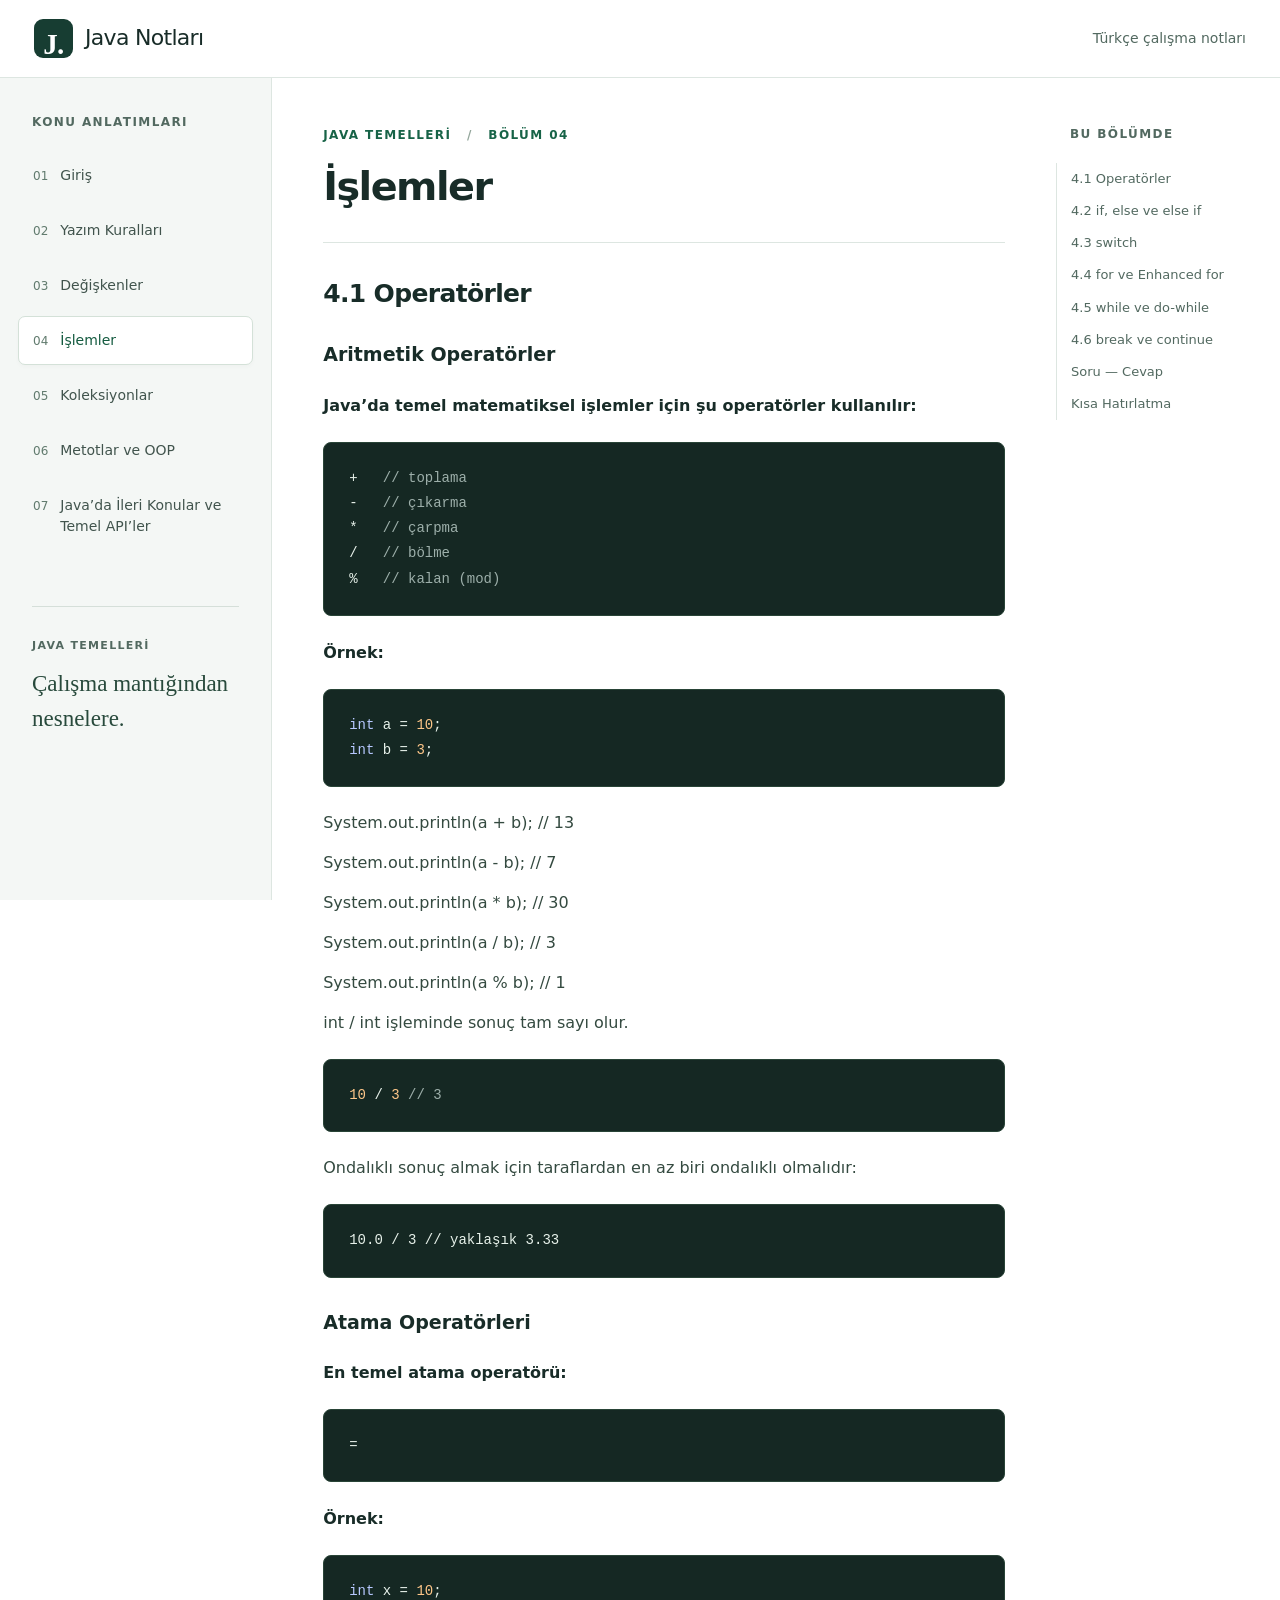
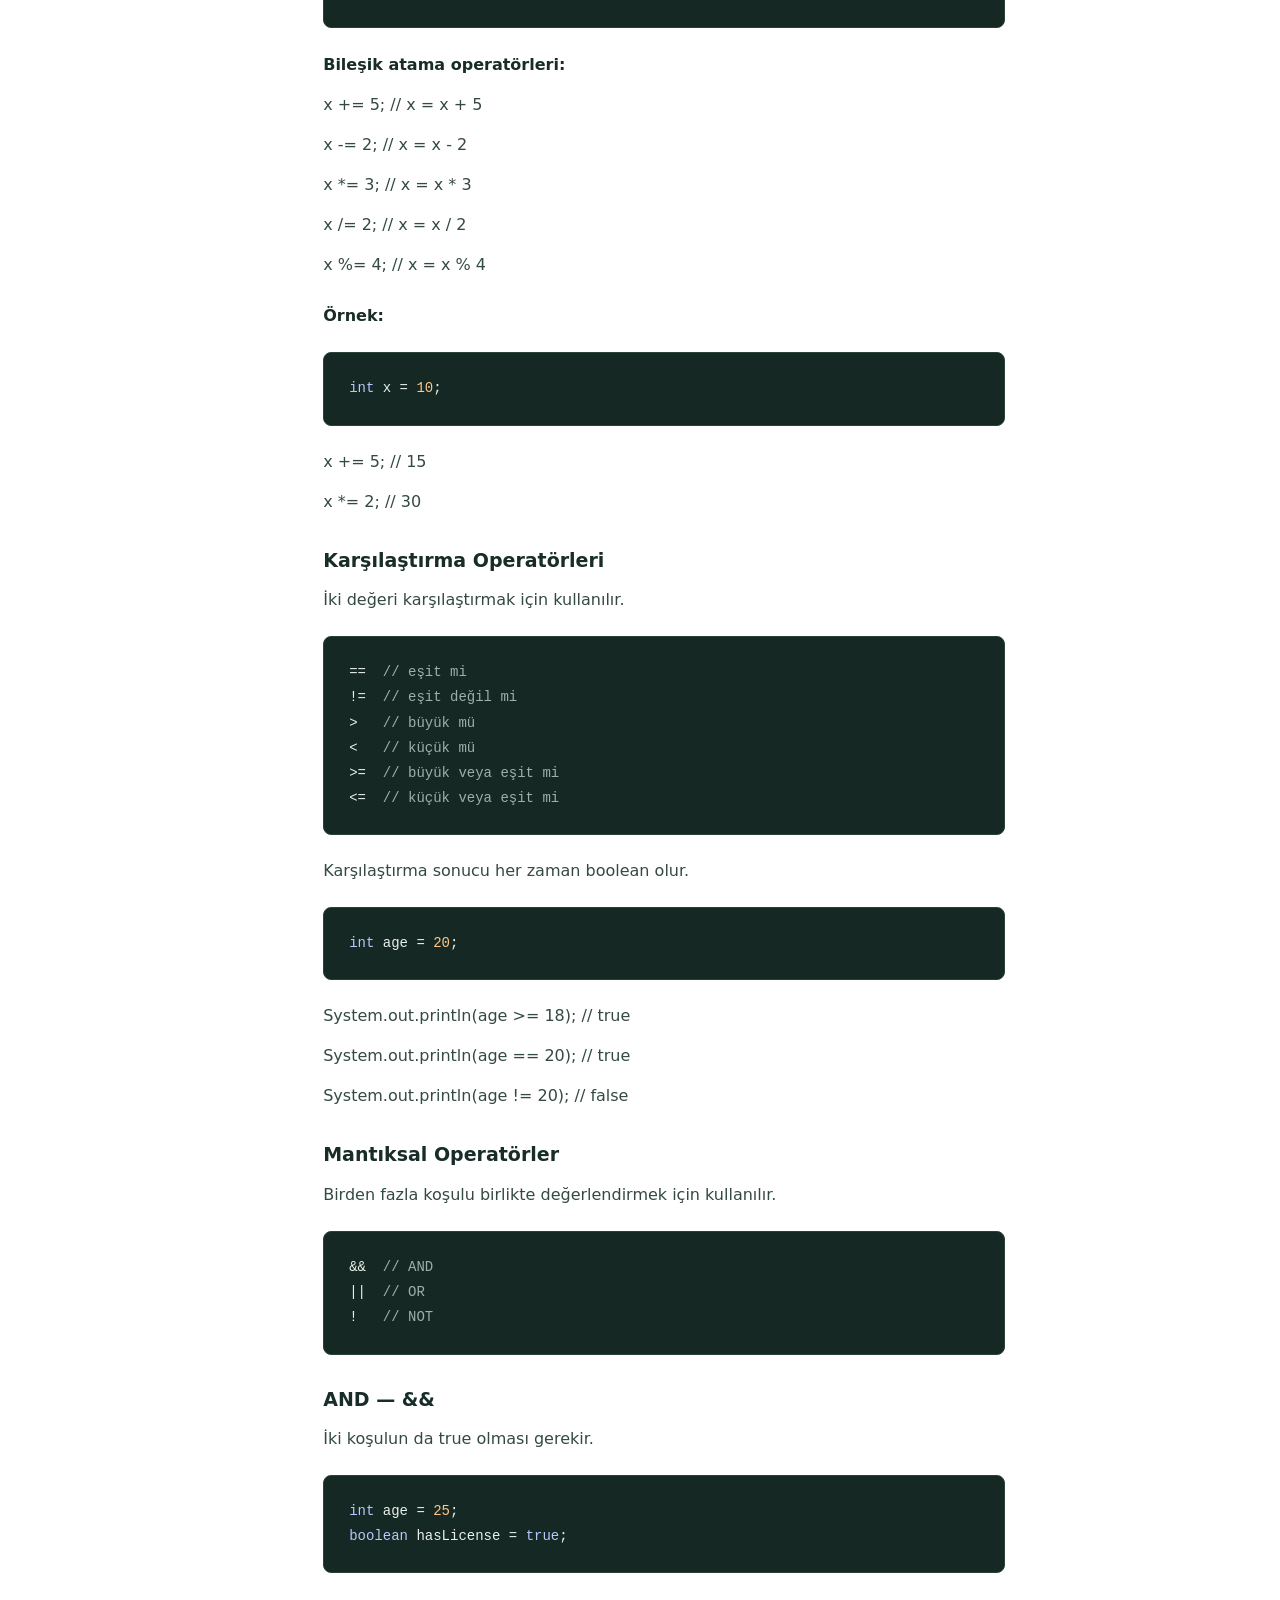
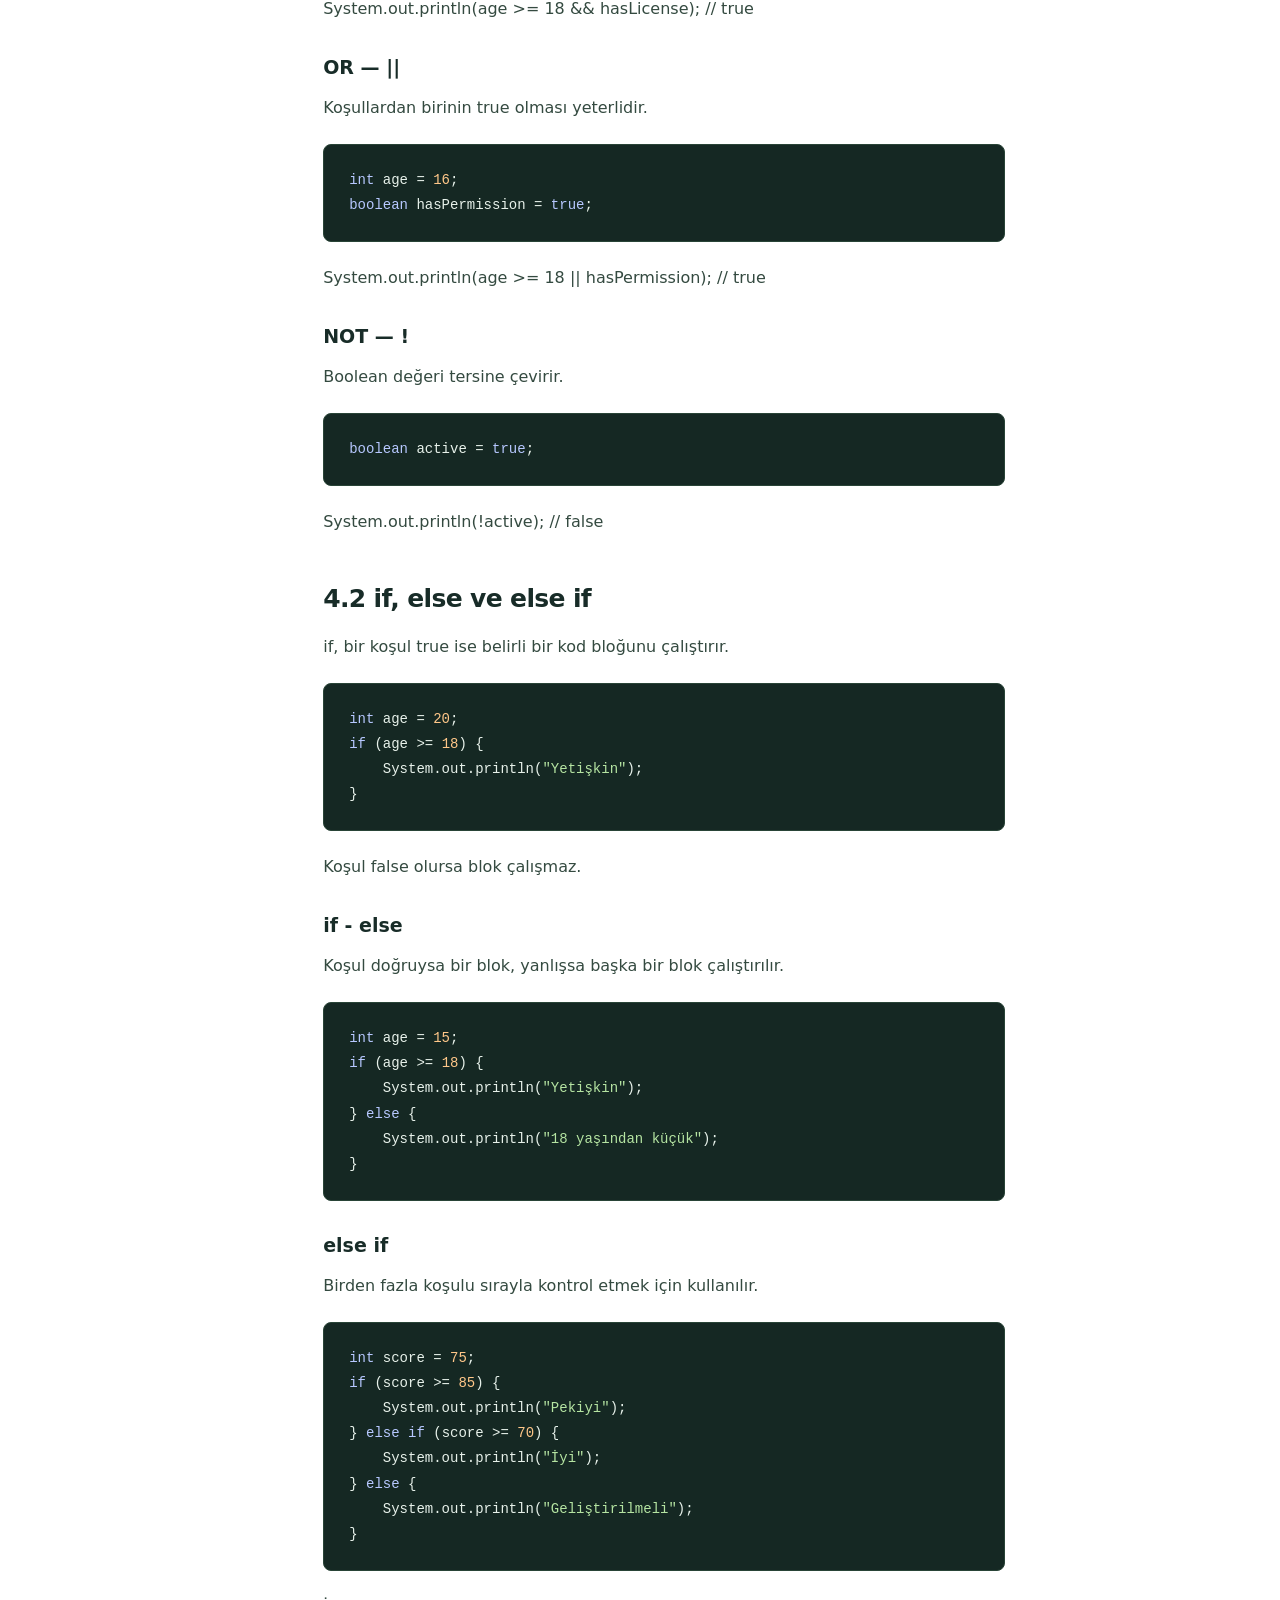
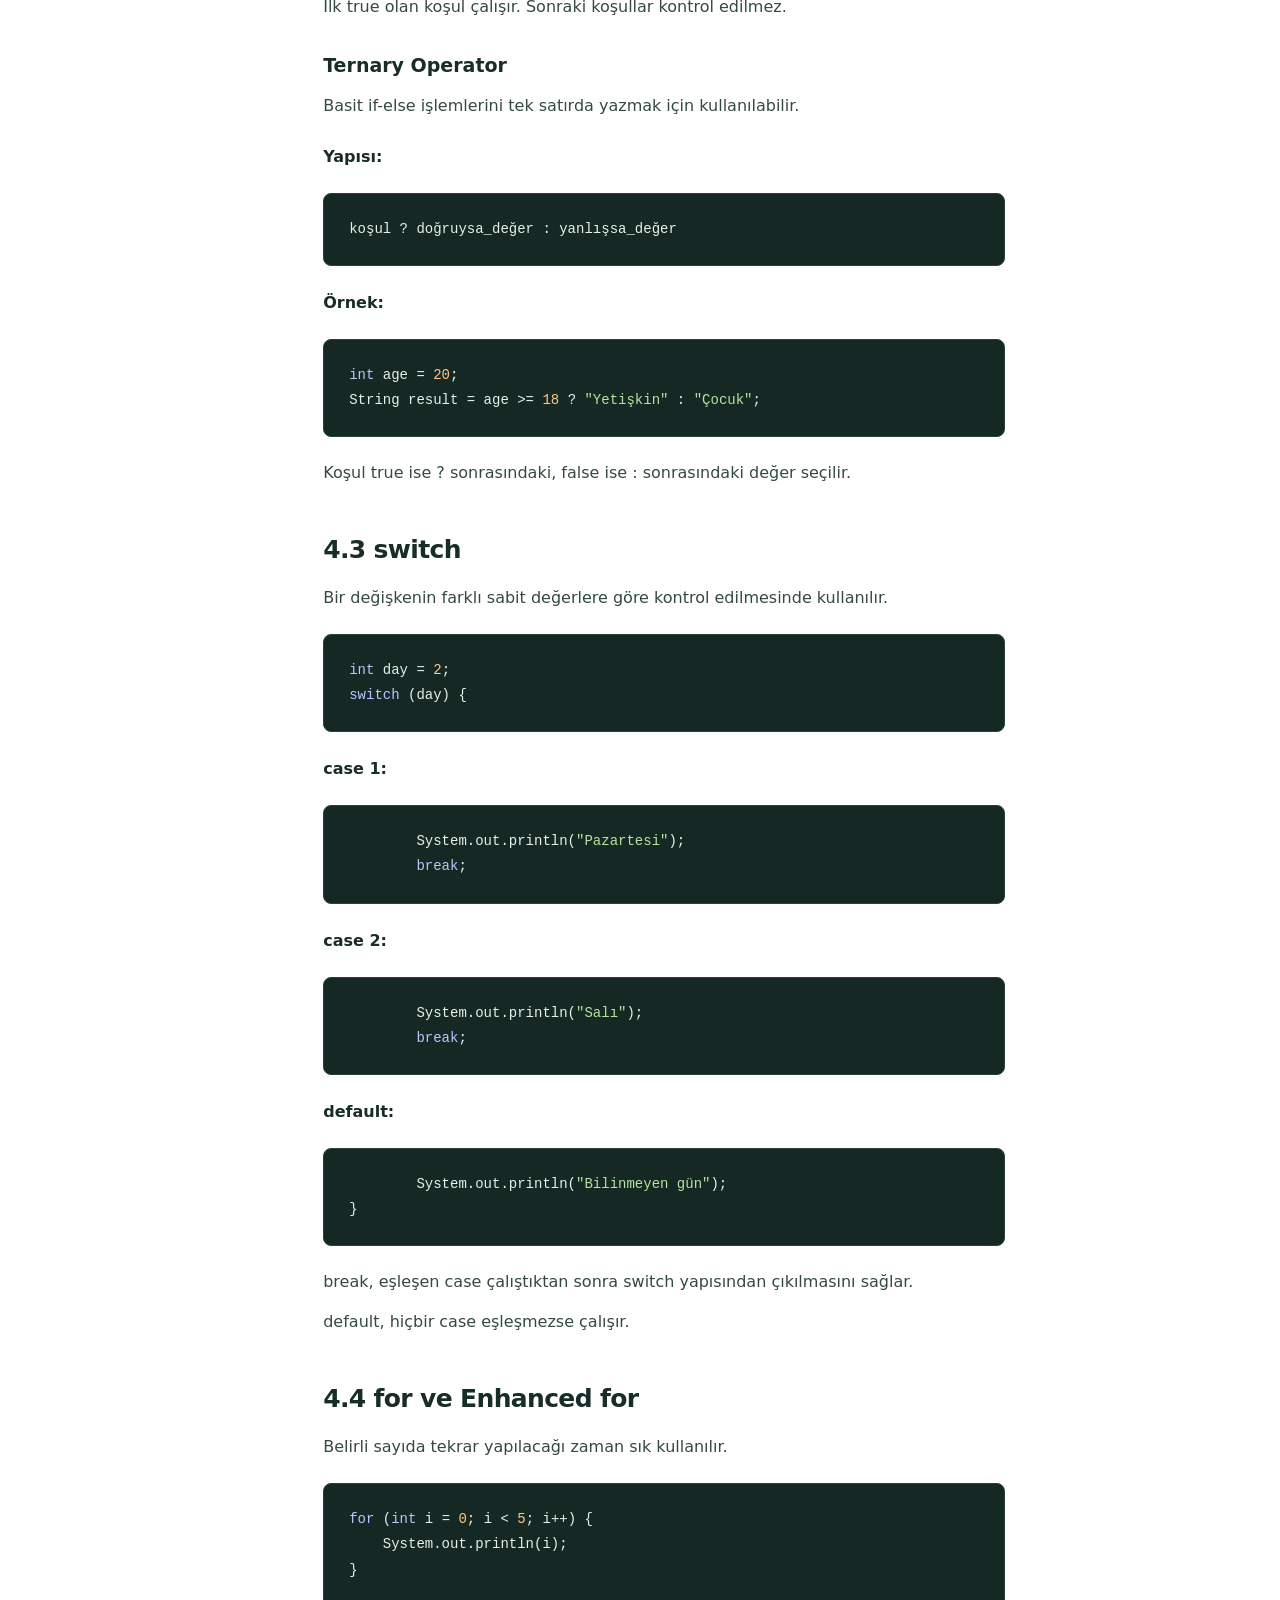
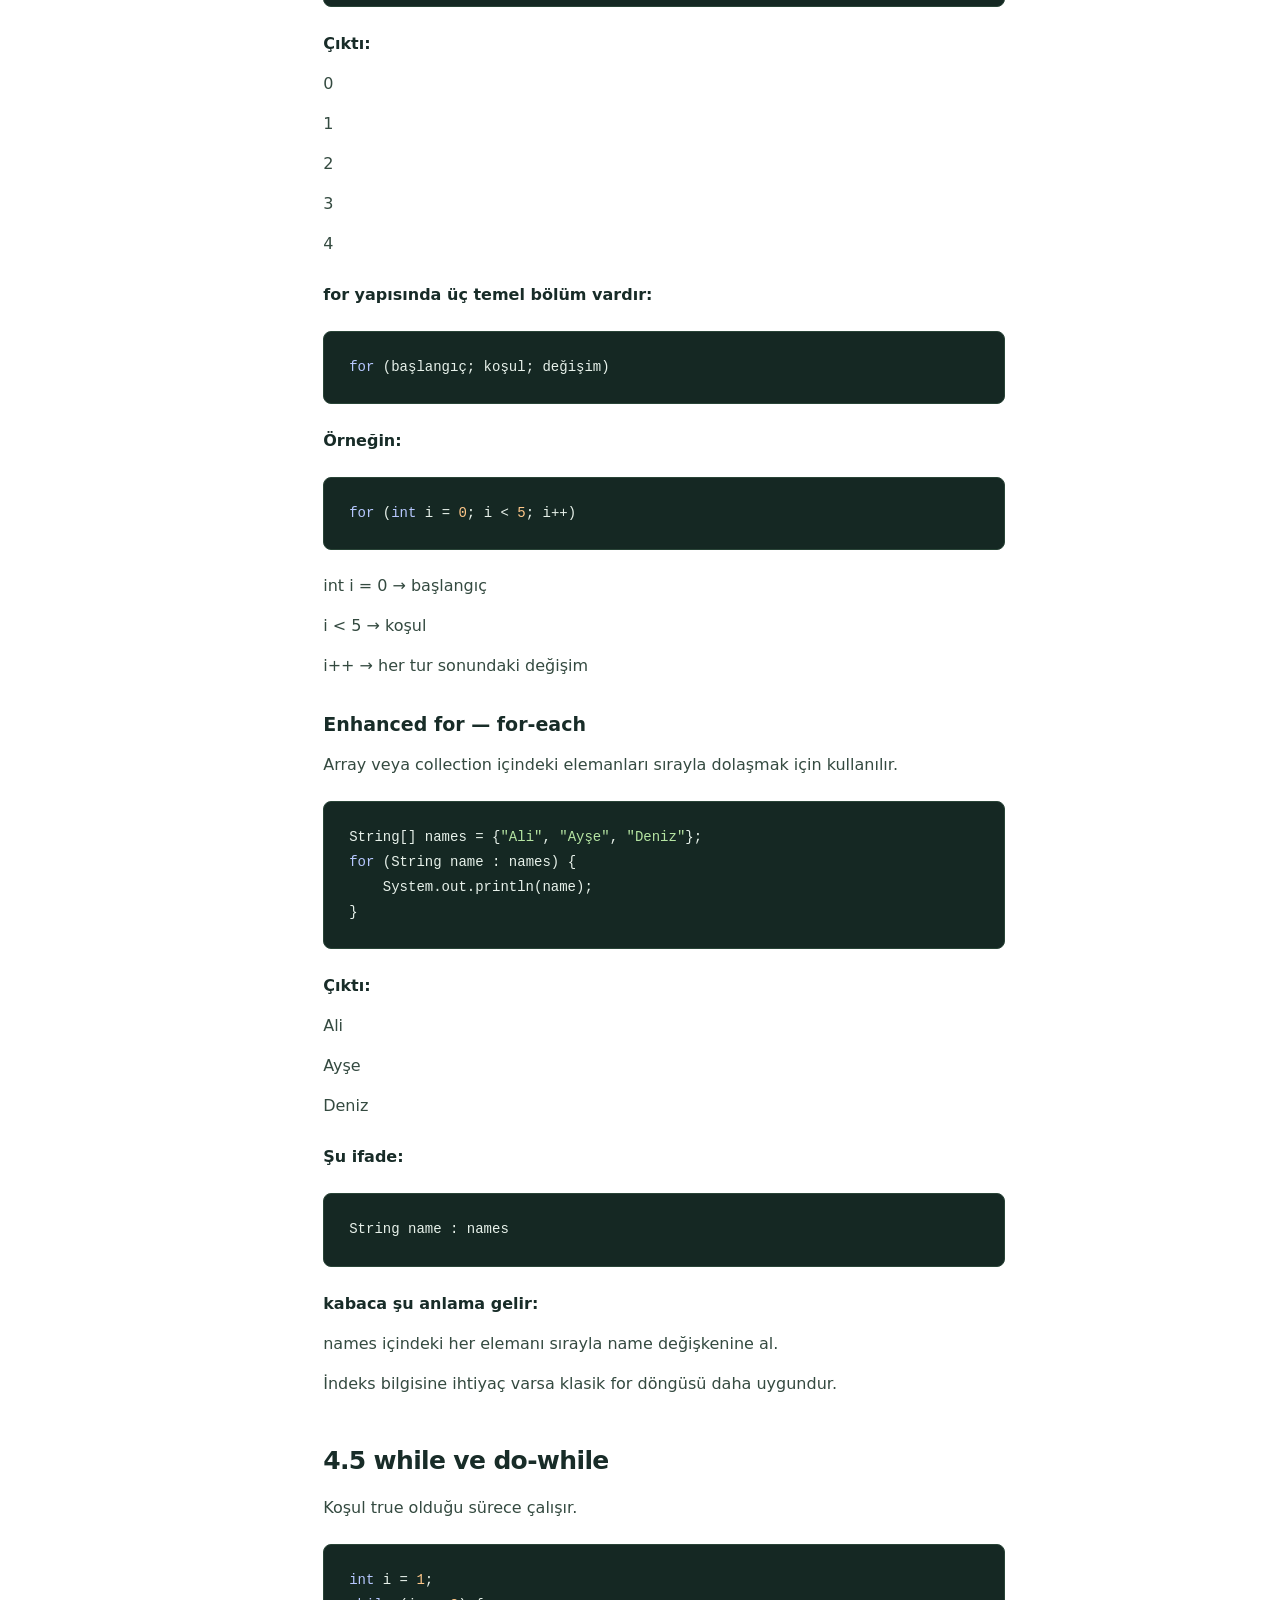
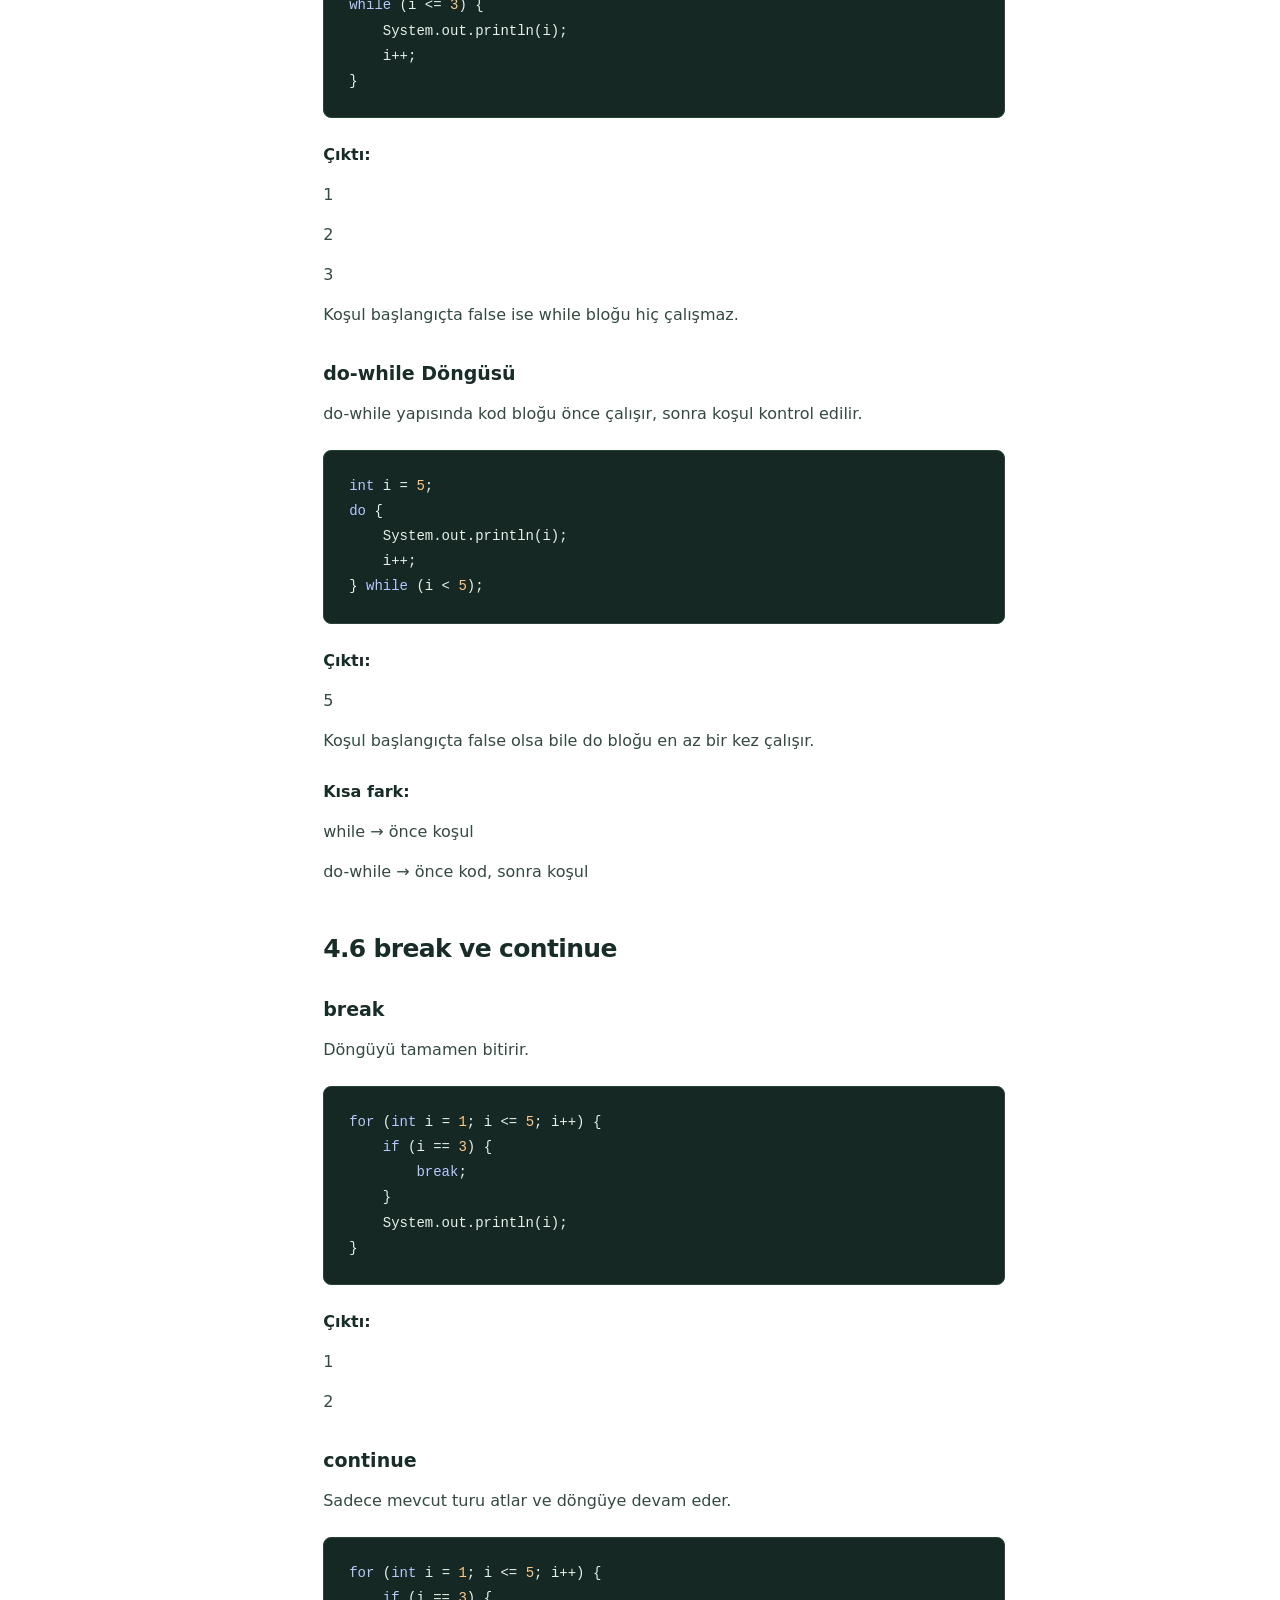
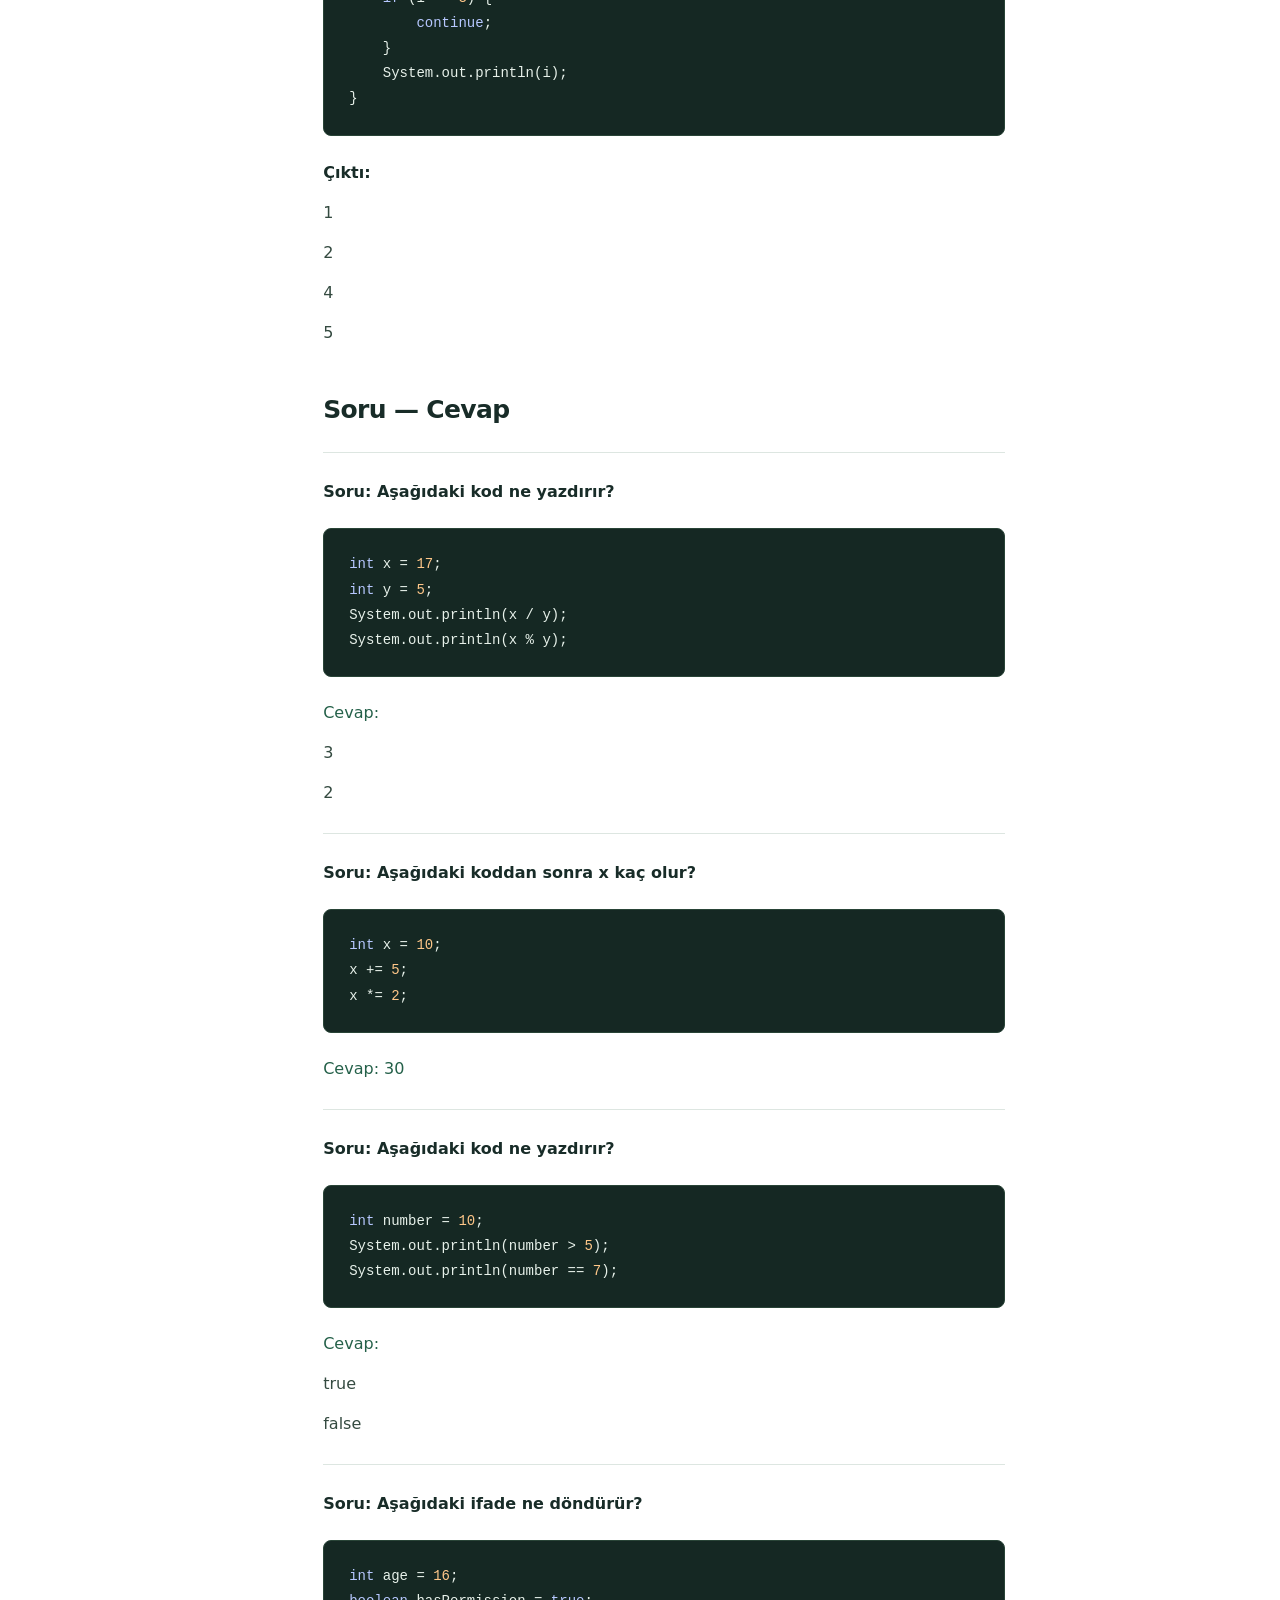
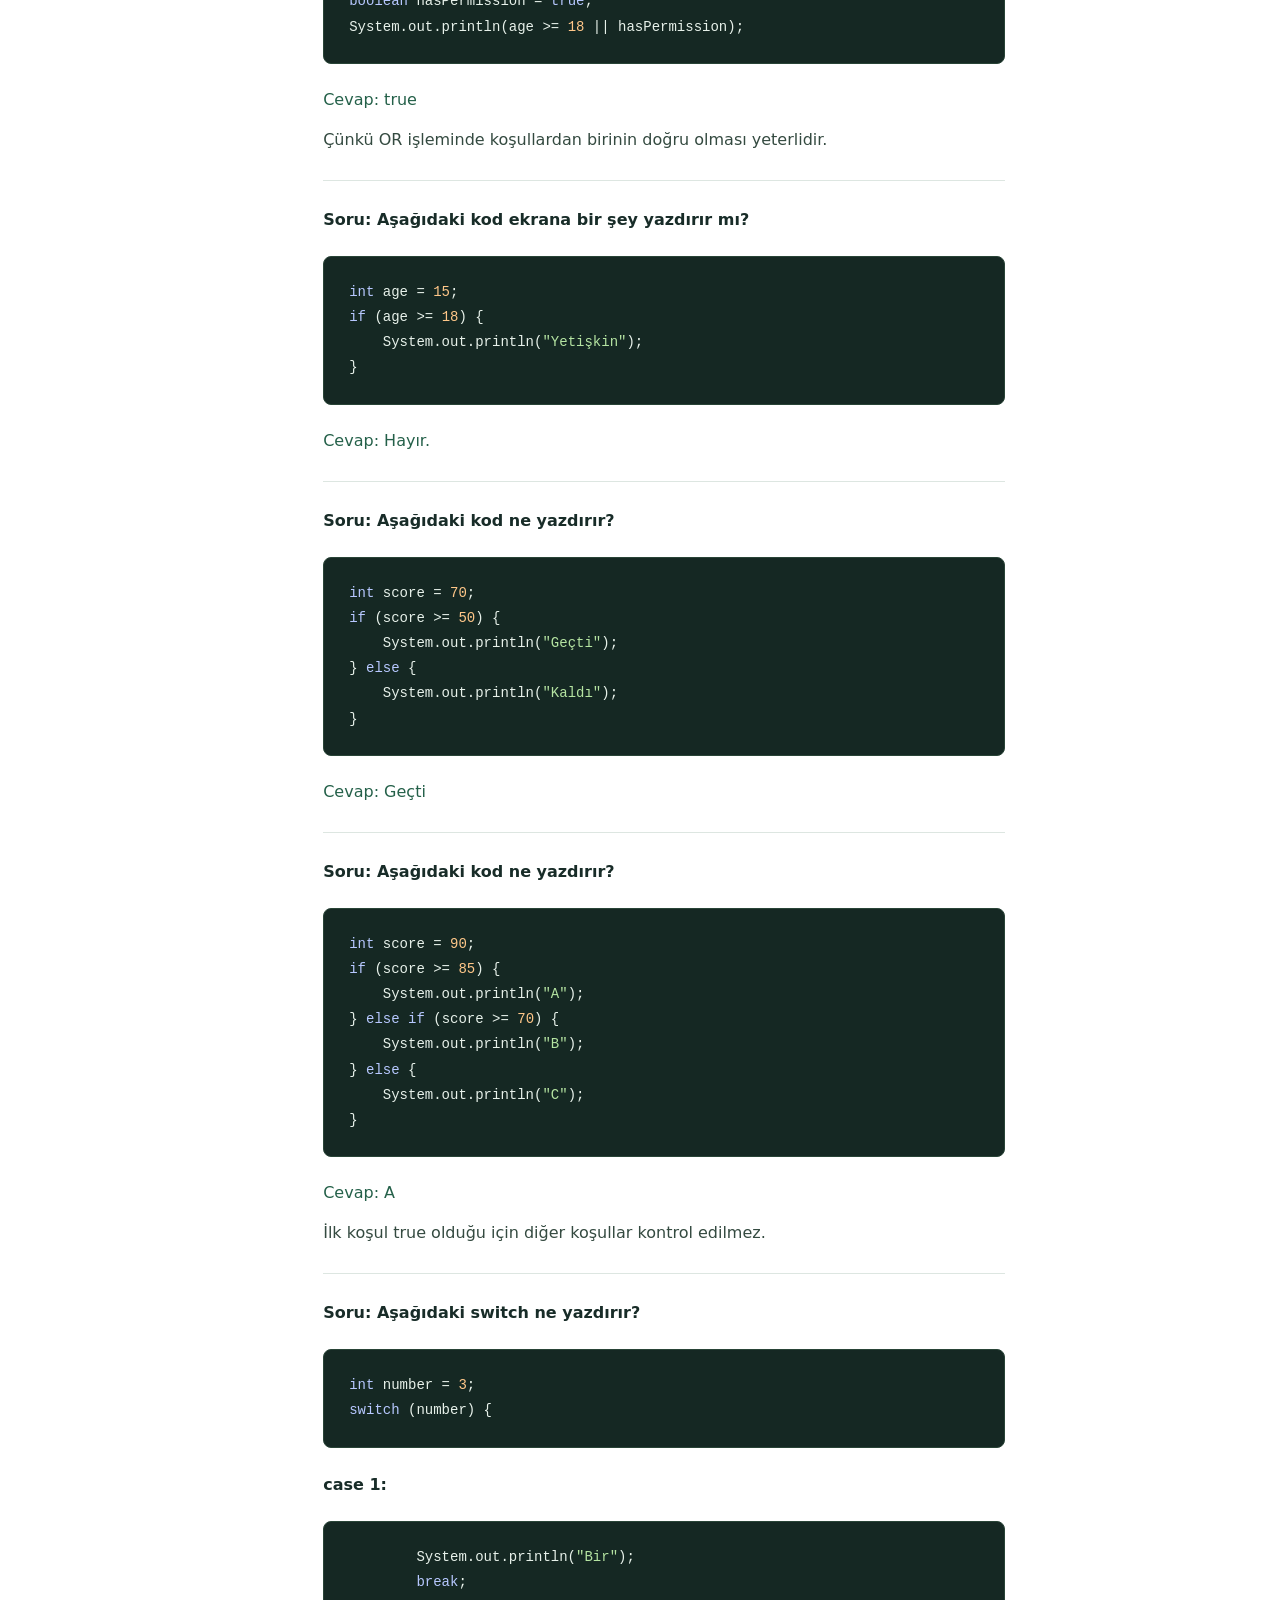
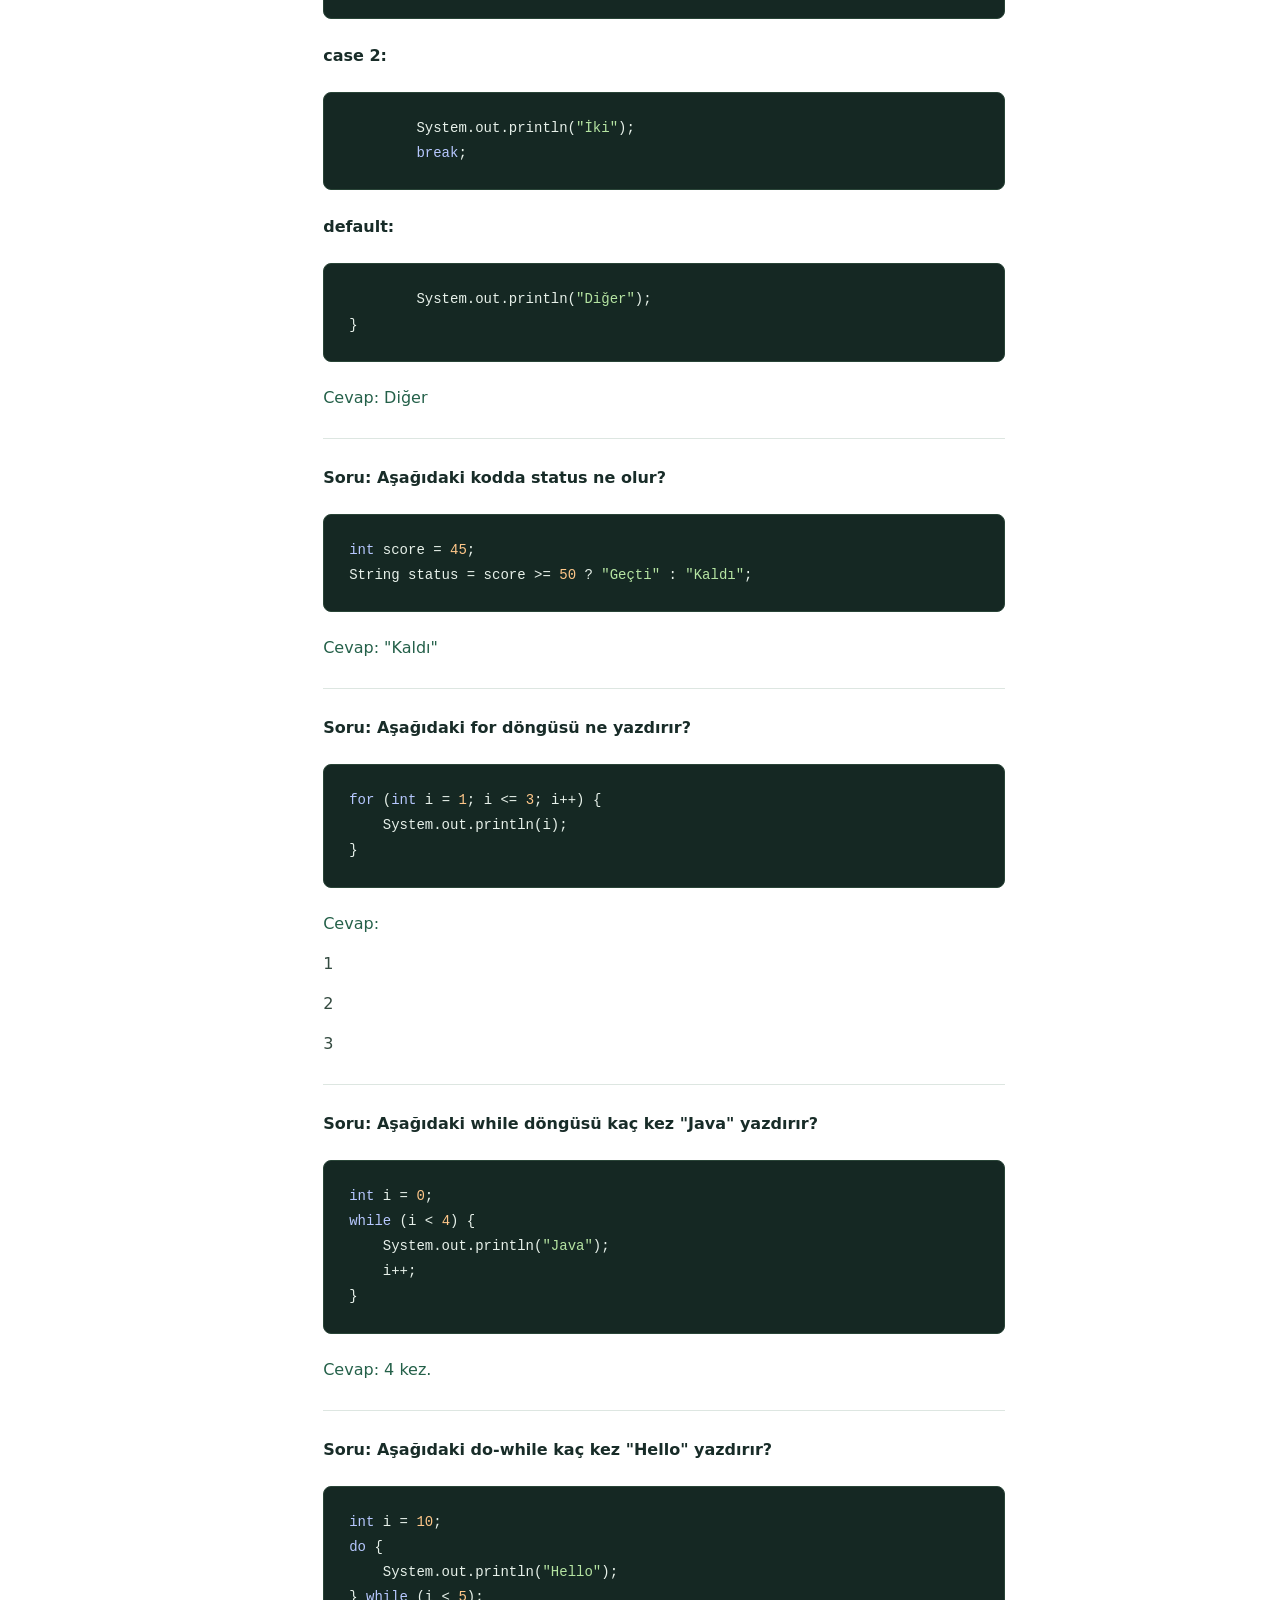
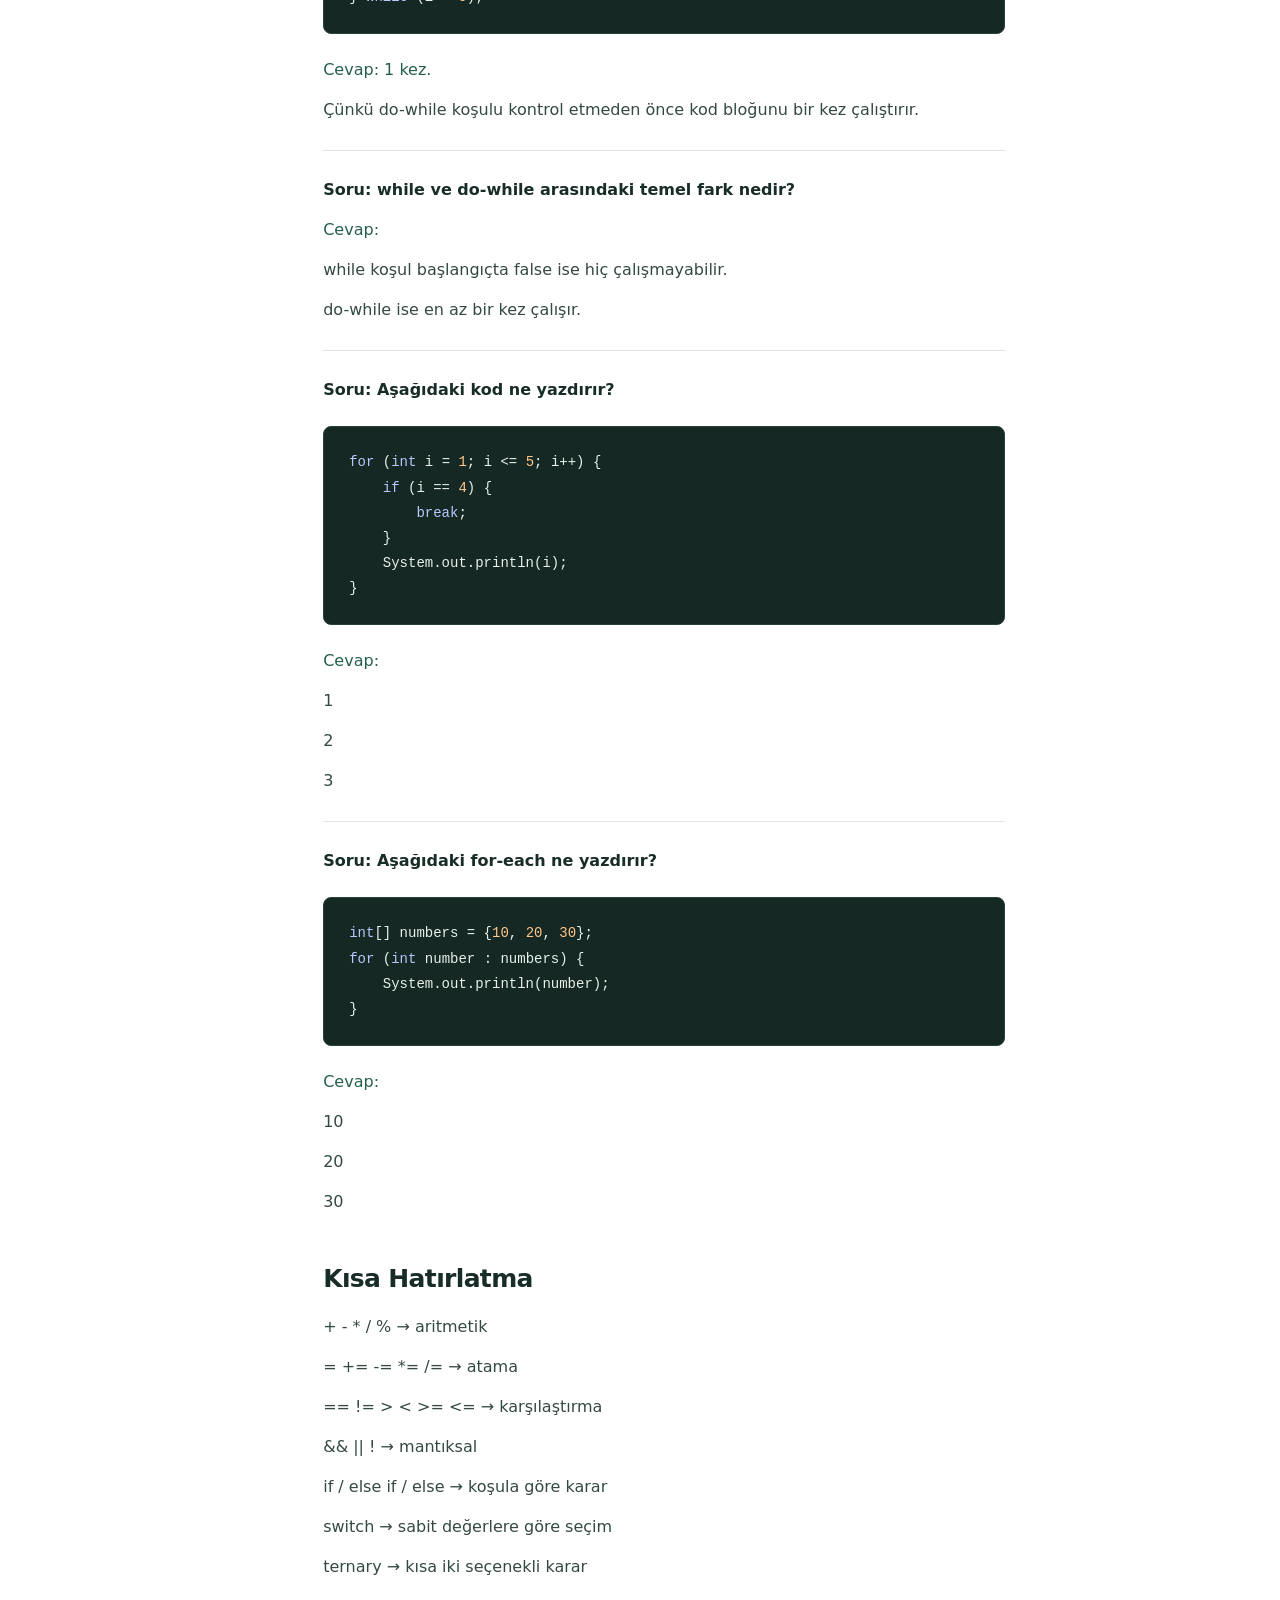
<file: operatorler-donguler.html>
<!doctype html>
<html lang="tr" class="no-js">
<head><meta charset="utf-8"><meta name="viewport" content="width=device-width, initial-scale=1">
<title>İşlemler · Java Notları</title>
<meta name="description" content="Java konu anlatımları: İşlemler. Türkçe açıklamalar, kod örnekleri ve soru cevaplar.">
<meta name="theme-color" content="#173d32"><link rel="icon" href="favicon.svg" type="image/svg+xml">
<link rel="stylesheet" href="style.css?v=3"><script src="app.js" defer></script></head>
<body id="top"><a class="skip-link" href="#icerik">İçeriğe geç</a>
<header class="topbar"><a class="brand" href="index.html"><span class="brand-mark" aria-hidden="true">J.</span><span>Java <strong>Notları</strong></span></a><span class="topbar-caption">Türkçe çalışma notları</span><button class="menu-toggle" type="button" aria-expanded="false" aria-controls="sidebar">☰ Konular</button></header>
<div class="layout"><aside class="sidebar" id="sidebar"><p class="nav-label">KONU ANLATIMLARI</p><nav aria-label="Bölümler"><a href="index.html"><span class="chapter-number">01</span><span>Giriş</span></a><a href="main-metodu.html"><span class="chapter-number">02</span><span>Yazım Kuralları</span></a><a href="degiskenler.html"><span class="chapter-number">03</span><span>Değişkenler</span></a><a href="operatorler-donguler.html" aria-current="page"><span class="chapter-number">04</span><span>İşlemler</span></a><a href="koleksiyonlar-stream.html"><span class="chapter-number">05</span><span>Koleksiyonlar</span></a><a href="metotlar-oop.html"><span class="chapter-number">06</span><span>Metotlar ve OOP</span></a><a href="ileri-konular-api.html"><span class="chapter-number">07</span><span>Java’da İleri Konular ve Temel API’ler</span></a></nav><div class="sidebar-note"><span>JAVA TEMELLERİ</span><p>Çalışma mantığından<br>nesnelere.</p></div></aside>
<main id="icerik" tabindex="-1"><div class="chapter-heading"><p class="eyebrow">JAVA TEMELLERİ <span>/</span> BÖLÜM 04</p><h1>İşlemler</h1></div>
<details class="mobile-toc"><summary>Bu bölümde</summary><nav aria-label="Bölüm içi bağlantılar"><a href="#konu-1">4.1 Operatörler</a><a href="#konu-6">4.2 if, else ve else if</a><a href="#konu-9">4.3 switch</a><a href="#konu-11">4.4 for ve Enhanced for</a><a href="#konu-12">4.5 while ve do-while</a><a href="#konu-14">4.6 break ve continue</a><a href="#konu-16">Soru — Cevap</a><a href="#konu-17">Kısa Hatırlatma</a></nav></details>
<article><h2 id="konu-1">4.1 Operatörler</h2><h3>Aritmetik Operatörler</h3><p class="label">Java’da temel matematiksel işlemler için şu operatörler kullanılır:</p><pre class="code" tabindex="0" aria-label="Java kod örneği"><code>+   <span class="comment">// toplama</span>
-   <span class="comment">// çıkarma</span>
*   <span class="comment">// çarpma</span>
/   <span class="comment">// bölme</span>
%   <span class="comment">// kalan (mod)</span></code></pre><p class="label">Örnek:</p><pre class="code" tabindex="0" aria-label="Java kod örneği"><code><span class="keyword">int</span> a = <span class="number">10</span>;
<span class="keyword">int</span> b = <span class="number">3</span>;</code></pre><p class="">System.out.println(a + b); // 13</p><p class="">System.out.println(a - b); // 7</p><p class="">System.out.println(a * b); // 30</p><p class="">System.out.println(a / b); // 3</p><p class="">System.out.println(a % b); // 1</p><p class="">int / int işleminde sonuç tam sayı olur.</p><pre class="code" tabindex="0" aria-label="Java kod örneği"><code><span class="number">10</span> / <span class="number">3</span> <span class="comment">// 3</span></code></pre><p class="">Ondalıklı sonuç almak için taraflardan en az biri ondalıklı olmalıdır:</p><pre id="konu-2" class="code" tabindex="0" aria-label="Java kod örneği">10.0 / 3 // yaklaşık 3.33</pre><h3 id="konu-3">Atama Operatörleri</h3><p class="label">En temel atama operatörü:</p><pre class="code" tabindex="0" aria-label="Java kod örneği"><code>=</code></pre><p class="label">Örnek:</p><pre class="code" tabindex="0" aria-label="Java kod örneği"><code><span class="keyword">int</span> x = <span class="number">10</span>;</code></pre><p class="label">Bileşik atama operatörleri:</p><p class="">x += 5;  // x = x + 5</p><p class="">x -= 2;  // x = x - 2</p><p class="">x *= 3;  // x = x * 3</p><p class="">x /= 2;  // x = x / 2</p><p class="">x %= 4;  // x = x % 4</p><p class="label">Örnek:</p><pre class="code" tabindex="0" aria-label="Java kod örneği"><code><span class="keyword">int</span> x = <span class="number">10</span>;</code></pre><p class="">x += 5; // 15</p><p class="">x *= 2; // 30</p><h3 id="konu-4">Karşılaştırma Operatörleri</h3><p class="">İki değeri karşılaştırmak için kullanılır.</p><pre class="code" tabindex="0" aria-label="Java kod örneği"><code>==  <span class="comment">// eşit mi</span>
!=  <span class="comment">// eşit değil mi</span>
&gt;   <span class="comment">// büyük mü</span>
&lt;   <span class="comment">// küçük mü</span>
&gt;=  <span class="comment">// büyük veya eşit mi</span>
&lt;=  <span class="comment">// küçük veya eşit mi</span></code></pre><p class="">Karşılaştırma sonucu her zaman boolean olur.</p><pre class="code" tabindex="0" aria-label="Java kod örneği"><code><span class="keyword">int</span> age = <span class="number">20</span>;</code></pre><p class="">System.out.println(age &gt;= 18); // true</p><p class="">System.out.println(age == 20); // true</p><p class="">System.out.println(age != 20); // false</p><h3 id="konu-5">Mantıksal Operatörler</h3><p class="">Birden fazla koşulu birlikte değerlendirmek için kullanılır.</p><pre class="code" tabindex="0" aria-label="Java kod örneği"><code>&amp;&amp;  <span class="comment">// AND</span>
||  <span class="comment">// OR</span>
!   <span class="comment">// NOT</span></code></pre><h3>AND — &amp;&amp;</h3><p class="">İki koşulun da true olması gerekir.</p><pre class="code" tabindex="0" aria-label="Java kod örneği"><code><span class="keyword">int</span> age = <span class="number">25</span>;
<span class="keyword">boolean</span> hasLicense = <span class="keyword">true</span>;</code></pre><p class="">System.out.println(age &gt;= 18 &amp;&amp; hasLicense); // true</p><h3>OR — ||</h3><p class="">Koşullardan birinin true olması yeterlidir.</p><pre class="code" tabindex="0" aria-label="Java kod örneği"><code><span class="keyword">int</span> age = <span class="number">16</span>;
<span class="keyword">boolean</span> hasPermission = <span class="keyword">true</span>;</code></pre><p class="">System.out.println(age &gt;= 18 || hasPermission); // true</p><h3>NOT — !</h3><p class="">Boolean değeri tersine çevirir.</p><pre class="code" tabindex="0" aria-label="Java kod örneği"><code><span class="keyword">boolean</span> active = <span class="keyword">true</span>;</code></pre><p class="">System.out.println(!active); // false</p><h2 id="konu-6">4.2 if, else ve else if</h2><p class="">if, bir koşul true ise belirli bir kod bloğunu çalıştırır.</p><pre class="code" tabindex="0" aria-label="Java kod örneği"><code><span class="keyword">int</span> age = <span class="number">20</span>;
<span class="keyword">if</span> (age &gt;= <span class="number">18</span>) {
    System.out.println(<span class="string">"Yetişkin"</span>);
}</code></pre><p class="">Koşul false olursa blok çalışmaz.</p><h3 id="konu-7">if - else</h3><p class="">Koşul doğruysa bir blok, yanlışsa başka bir blok çalıştırılır.</p><pre class="code" tabindex="0" aria-label="Java kod örneği"><code><span class="keyword">int</span> age = <span class="number">15</span>;
<span class="keyword">if</span> (age &gt;= <span class="number">18</span>) {
    System.out.println(<span class="string">"Yetişkin"</span>);
} <span class="keyword">else</span> {
    System.out.println(<span class="string">"18 yaşından küçük"</span>);
}</code></pre><h3 id="konu-8">else if</h3><p class="">Birden fazla koşulu sırayla kontrol etmek için kullanılır.</p><pre class="code" tabindex="0" aria-label="Java kod örneği"><code><span class="keyword">int</span> score = <span class="number">75</span>;
<span class="keyword">if</span> (score &gt;= <span class="number">85</span>) {
    System.out.println(<span class="string">"Pekiyi"</span>);
} <span class="keyword">else</span> <span class="keyword">if</span> (score &gt;= <span class="number">70</span>) {
    System.out.println(<span class="string">"İyi"</span>);
} <span class="keyword">else</span> {
    System.out.println(<span class="string">"Geliştirilmeli"</span>);
}</code></pre><p class="">İlk true olan koşul çalışır. Sonraki koşullar kontrol edilmez.</p><h3 id="konu-10">Ternary Operator</h3><p class="">Basit if-else işlemlerini tek satırda yazmak için kullanılabilir.</p><p class="label">Yapısı:</p><pre class="code" tabindex="0" aria-label="Java kod örneği"><code>koşul ? doğruysa_değer : yanlışsa_değer</code></pre><p class="label">Örnek:</p><pre class="code" tabindex="0" aria-label="Java kod örneği"><code><span class="keyword">int</span> age = <span class="number">20</span>;
String result = age &gt;= <span class="number">18</span> ? <span class="string">"Yetişkin"</span> : <span class="string">"Çocuk"</span>;</code></pre><p class="">Koşul true ise ? sonrasındaki, false ise : sonrasındaki değer seçilir.</p><h2 id="konu-9">4.3 switch</h2><p class="">Bir değişkenin farklı sabit değerlere göre kontrol edilmesinde kullanılır.</p><pre class="code" tabindex="0" aria-label="Java kod örneği"><code><span class="keyword">int</span> day = <span class="number">2</span>;
<span class="keyword">switch</span> (day) {</code></pre><p class="label">    case 1:</p><pre class="code" tabindex="0" aria-label="Java kod örneği"><code>        System.out.println(<span class="string">"Pazartesi"</span>);
        <span class="keyword">break</span>;</code></pre><p class="label">    case 2:</p><pre class="code" tabindex="0" aria-label="Java kod örneği"><code>        System.out.println(<span class="string">"Salı"</span>);
        <span class="keyword">break</span>;</code></pre><p class="label">    default:</p><pre class="code" tabindex="0" aria-label="Java kod örneği"><code>        System.out.println(<span class="string">"Bilinmeyen gün"</span>);
}</code></pre><p class="">break, eşleşen case çalıştıktan sonra switch yapısından çıkılmasını sağlar.</p><p class="">default, hiçbir case eşleşmezse çalışır.</p><h2 id="konu-11">4.4 for ve Enhanced for</h2><p class="">Belirli sayıda tekrar yapılacağı zaman sık kullanılır.</p><pre class="code" tabindex="0" aria-label="Java kod örneği"><code><span class="keyword">for</span> (<span class="keyword">int</span> i = <span class="number">0</span>; i &lt; <span class="number">5</span>; i++) {
    System.out.println(i);
}</code></pre><p class="label">Çıktı:</p><p class="">0</p><p class="">1</p><p class="">2</p><p class="">3</p><p class="">4</p><p class="label">for yapısında üç temel bölüm vardır:</p><pre class="code" tabindex="0" aria-label="Java kod örneği"><code><span class="keyword">for</span> (başlangıç; koşul; değişim)</code></pre><p class="label">Örneğin:</p><pre class="code" tabindex="0" aria-label="Java kod örneği"><code><span class="keyword">for</span> (<span class="keyword">int</span> i = <span class="number">0</span>; i &lt; <span class="number">5</span>; i++)</code></pre><p class="">int i = 0 → başlangıç</p><p class="">i &lt; 5 → koşul</p><p class="">i++ → her tur sonundaki değişim</p><h3 id="konu-15">Enhanced for — for-each</h3><p class="">Array veya collection içindeki elemanları sırayla dolaşmak için kullanılır.</p><pre class="code" tabindex="0" aria-label="Java kod örneği"><code>String[] names = {<span class="string">"Ali"</span>, <span class="string">"Ayşe"</span>, <span class="string">"Deniz"</span>};
<span class="keyword">for</span> (String name : names) {
    System.out.println(name);
}</code></pre><p class="label">Çıktı:</p><p class="">Ali</p><p class="">Ayşe</p><p class="">Deniz</p><p class="label">Şu ifade:</p><pre class="code" tabindex="0" aria-label="Java kod örneği"><code>String name : names</code></pre><p class="label">kabaca şu anlama gelir:</p><p class="">names içindeki her elemanı sırayla name değişkenine al.</p><p class="">İndeks bilgisine ihtiyaç varsa klasik for döngüsü daha uygundur.</p><h2 id="konu-12">4.5 while ve do-while</h2><p class="">Koşul true olduğu sürece çalışır.</p><pre class="code" tabindex="0" aria-label="Java kod örneği"><code><span class="keyword">int</span> i = <span class="number">1</span>;
<span class="keyword">while</span> (i &lt;= <span class="number">3</span>) {
    System.out.println(i);
    i++;
}</code></pre><p class="label">Çıktı:</p><p class="">1</p><p class="">2</p><p class="">3</p><p class="">Koşul başlangıçta false ise while bloğu hiç çalışmaz.</p><h3 id="konu-13">do-while Döngüsü</h3><p class="">do-while yapısında kod bloğu önce çalışır, sonra koşul kontrol edilir.</p><pre class="code" tabindex="0" aria-label="Java kod örneği"><code><span class="keyword">int</span> i = <span class="number">5</span>;
<span class="keyword">do</span> {
    System.out.println(i);
    i++;
} <span class="keyword">while</span> (i &lt; <span class="number">5</span>);</code></pre><p class="label">Çıktı:</p><p class="">5</p><p class="">Koşul başlangıçta false olsa bile do bloğu en az bir kez çalışır.</p><p class="label">Kısa fark:</p><p class="">while → önce koşul</p><p class="">do-while → önce kod, sonra koşul</p><h2 id="konu-14">4.6 break ve continue</h2><h3>break</h3><p class="">Döngüyü tamamen bitirir.</p><pre class="code" tabindex="0" aria-label="Java kod örneği"><code><span class="keyword">for</span> (<span class="keyword">int</span> i = <span class="number">1</span>; i &lt;= <span class="number">5</span>; i++) {
    <span class="keyword">if</span> (i == <span class="number">3</span>) {
        <span class="keyword">break</span>;
    }
    System.out.println(i);
}</code></pre><p class="label">Çıktı:</p><p class="">1</p><p class="">2</p><h3>continue</h3><p class="">Sadece mevcut turu atlar ve döngüye devam eder.</p><pre class="code" tabindex="0" aria-label="Java kod örneği"><code><span class="keyword">for</span> (<span class="keyword">int</span> i = <span class="number">1</span>; i &lt;= <span class="number">5</span>; i++) {
    <span class="keyword">if</span> (i == <span class="number">3</span>) {
        <span class="keyword">continue</span>;
    }
    System.out.println(i);
}</code></pre><p class="label">Çıktı:</p><p class="">1</p><p class="">2</p><p class="">4</p><p class="">5</p><h2 id="konu-16">Soru — Cevap</h2><p class="question">Soru: Aşağıdaki kod ne yazdırır?</p><pre class="code" tabindex="0" aria-label="Java kod örneği"><code><span class="keyword">int</span> x = <span class="number">17</span>;
<span class="keyword">int</span> y = <span class="number">5</span>;
System.out.println(x / y);
System.out.println(x % y);</code></pre><p class="answer">Cevap:</p><p class="">3</p><p class="">2</p><p class="question">Soru: Aşağıdaki koddan sonra x kaç olur?</p><pre class="code" tabindex="0" aria-label="Java kod örneği"><code><span class="keyword">int</span> x = <span class="number">10</span>;
x += <span class="number">5</span>;
x *= <span class="number">2</span>;</code></pre><p class="answer">Cevap: 30</p><p class="question">Soru: Aşağıdaki kod ne yazdırır?</p><pre class="code" tabindex="0" aria-label="Java kod örneği"><code><span class="keyword">int</span> number = <span class="number">10</span>;
System.out.println(number &gt; <span class="number">5</span>);
System.out.println(number == <span class="number">7</span>);</code></pre><p class="answer">Cevap:</p><p class="">true</p><p class="">false</p><p class="question">Soru: Aşağıdaki ifade ne döndürür?</p><pre class="code" tabindex="0" aria-label="Java kod örneği"><code><span class="keyword">int</span> age = <span class="number">16</span>;
<span class="keyword">boolean</span> hasPermission = <span class="keyword">true</span>;
System.out.println(age &gt;= <span class="number">18</span> || hasPermission);</code></pre><p class="answer">Cevap: true</p><p class="">Çünkü OR işleminde koşullardan birinin doğru olması yeterlidir.</p><p class="question">Soru: Aşağıdaki kod ekrana bir şey yazdırır mı?</p><pre class="code" tabindex="0" aria-label="Java kod örneği"><code><span class="keyword">int</span> age = <span class="number">15</span>;
<span class="keyword">if</span> (age &gt;= <span class="number">18</span>) {
    System.out.println(<span class="string">"Yetişkin"</span>);
}</code></pre><p class="answer">Cevap: Hayır.</p><p class="question">Soru: Aşağıdaki kod ne yazdırır?</p><pre class="code" tabindex="0" aria-label="Java kod örneği"><code><span class="keyword">int</span> score = <span class="number">70</span>;
<span class="keyword">if</span> (score &gt;= <span class="number">50</span>) {
    System.out.println(<span class="string">"Geçti"</span>);
} <span class="keyword">else</span> {
    System.out.println(<span class="string">"Kaldı"</span>);
}</code></pre><p class="answer">Cevap: Geçti</p><p class="question">Soru: Aşağıdaki kod ne yazdırır?</p><pre class="code" tabindex="0" aria-label="Java kod örneği"><code><span class="keyword">int</span> score = <span class="number">90</span>;
<span class="keyword">if</span> (score &gt;= <span class="number">85</span>) {
    System.out.println(<span class="string">"A"</span>);
} <span class="keyword">else</span> <span class="keyword">if</span> (score &gt;= <span class="number">70</span>) {
    System.out.println(<span class="string">"B"</span>);
} <span class="keyword">else</span> {
    System.out.println(<span class="string">"C"</span>);
}</code></pre><p class="answer">Cevap: A</p><p class="">İlk koşul true olduğu için diğer koşullar kontrol edilmez.</p><p class="question">Soru: Aşağıdaki switch ne yazdırır?</p><pre class="code" tabindex="0" aria-label="Java kod örneği"><code><span class="keyword">int</span> number = <span class="number">3</span>;
<span class="keyword">switch</span> (number) {</code></pre><p class="label">    case 1:</p><pre class="code" tabindex="0" aria-label="Java kod örneği"><code>        System.out.println(<span class="string">"Bir"</span>);
        <span class="keyword">break</span>;</code></pre><p class="label">    case 2:</p><pre class="code" tabindex="0" aria-label="Java kod örneği"><code>        System.out.println(<span class="string">"İki"</span>);
        <span class="keyword">break</span>;</code></pre><p class="label">    default:</p><pre class="code" tabindex="0" aria-label="Java kod örneği"><code>        System.out.println(<span class="string">"Diğer"</span>);
}</code></pre><p class="answer">Cevap: Diğer</p><p class="question">Soru: Aşağıdaki kodda status ne olur?</p><pre class="code" tabindex="0" aria-label="Java kod örneği"><code><span class="keyword">int</span> score = <span class="number">45</span>;
String status = score &gt;= <span class="number">50</span> ? <span class="string">"Geçti"</span> : <span class="string">"Kaldı"</span>;</code></pre><p class="answer">Cevap: "Kaldı"</p><p class="question">Soru: Aşağıdaki for döngüsü ne yazdırır?</p><pre class="code" tabindex="0" aria-label="Java kod örneği"><code><span class="keyword">for</span> (<span class="keyword">int</span> i = <span class="number">1</span>; i &lt;= <span class="number">3</span>; i++) {
    System.out.println(i);
}</code></pre><p class="answer">Cevap:</p><p class="">1</p><p class="">2</p><p class="">3</p><p class="question">Soru: Aşağıdaki while döngüsü kaç kez "Java" yazdırır?</p><pre class="code" tabindex="0" aria-label="Java kod örneği"><code><span class="keyword">int</span> i = <span class="number">0</span>;
<span class="keyword">while</span> (i &lt; <span class="number">4</span>) {
    System.out.println(<span class="string">"Java"</span>);
    i++;
}</code></pre><p class="answer">Cevap: 4 kez.</p><p class="question">Soru: Aşağıdaki do-while kaç kez "Hello" yazdırır?</p><pre class="code" tabindex="0" aria-label="Java kod örneği"><code><span class="keyword">int</span> i = <span class="number">10</span>;
<span class="keyword">do</span> {
    System.out.println(<span class="string">"Hello"</span>);
} <span class="keyword">while</span> (i &lt; <span class="number">5</span>);</code></pre><p class="answer">Cevap: 1 kez.</p><p class="">Çünkü do-while koşulu kontrol etmeden önce kod bloğunu bir kez çalıştırır.</p><p class="question">Soru: while ve do-while arasındaki temel fark nedir?</p><p class="answer">Cevap:</p><p class="">while koşul başlangıçta false ise hiç çalışmayabilir.</p><p class="">do-while ise en az bir kez çalışır.</p><p class="question">Soru: Aşağıdaki kod ne yazdırır?</p><pre class="code" tabindex="0" aria-label="Java kod örneği"><code><span class="keyword">for</span> (<span class="keyword">int</span> i = <span class="number">1</span>; i &lt;= <span class="number">5</span>; i++) {
    <span class="keyword">if</span> (i == <span class="number">4</span>) {
        <span class="keyword">break</span>;
    }
    System.out.println(i);
}</code></pre><p class="answer">Cevap:</p><p class="">1</p><p class="">2</p><p class="">3</p><p class="question">Soru: Aşağıdaki for-each ne yazdırır?</p><pre class="code" tabindex="0" aria-label="Java kod örneği"><code><span class="keyword">int</span>[] numbers = {<span class="number">10</span>, <span class="number">20</span>, <span class="number">30</span>};
<span class="keyword">for</span> (<span class="keyword">int</span> number : numbers) {
    System.out.println(number);
}</code></pre><p class="answer">Cevap:</p><p class="">10</p><p class="">20</p><p class="">30</p><h2 id="konu-17">Kısa Hatırlatma</h2><p class="">+ - * / %        → aritmetik</p><p class="">= += -= *= /=    → atama</p><p class="">== != &gt; &lt; &gt;= &lt;=  → karşılaştırma</p><p class="">&amp;&amp; || !          → mantıksal</p><p class="">if / else if / else → koşula göre karar</p><p class="">switch              → sabit değerlere göre seçim</p><p class="">ternary             → kısa iki seçenekli karar</p><p class="">for       → belirli tekrarlar</p><p class="">while     → koşul doğru olduğu sürece</p><p class="">do-while  → en az bir kez çalışır</p><p class="">break     → döngüyü bitirir</p><p class="">continue  → mevcut turu atlar</p><p class="">for-each  → elemanları sırayla dolaşır</p></article><nav class="pagination" aria-label="Bölümler arası geçiş"><a href="degiskenler.html"><small>Önceki bölüm</small>Değişkenler</a><a href="koleksiyonlar-stream.html"><small>Sonraki bölüm</small>Koleksiyonlar</a></nav><footer>Java Notları <span>·</span> 4 / 7</footer></main>
<aside class="toc"><p class="nav-label">BU BÖLÜMDE</p><nav aria-label="Sayfa içindekiler"><a href="#konu-1">4.1 Operatörler</a><a href="#konu-6">4.2 if, else ve else if</a><a href="#konu-9">4.3 switch</a><a href="#konu-11">4.4 for ve Enhanced for</a><a href="#konu-12">4.5 while ve do-while</a><a href="#konu-14">4.6 break ve continue</a><a href="#konu-16">Soru — Cevap</a><a href="#konu-17">Kısa Hatırlatma</a></nav></aside></div></body></html>
</file>
<file: style.css>
:root{--ink:#182c28;--muted:#526960;--green:#176347;--line:#dde6e1;--nav:#f4f7f5;--code:#152823;font-family:system-ui,-apple-system,"Segoe UI",sans-serif;color:var(--ink);background:#fff;font-synthesis:none;color-scheme:light}
*{box-sizing:border-box}html{scroll-padding-top:100px}body{margin:0;font-size:16px;line-height:1.75}a{color:inherit;text-decoration:none}button{font:inherit}a:focus-visible,button:focus-visible,summary:focus-visible,pre:focus-visible{outline:3px solid #c77913;outline-offset:4px}::selection{background:#ceeadd}.skip-link{position:fixed;top:-100px;left:20px;background:var(--ink);color:#fff;padding:10px 20px;z-index:10}.skip-link:focus{top:12px}.topbar{height:78px;position:sticky;top:0;z-index:5;display:flex;align-items:center;justify-content:space-between;padding:0 34px;border-bottom:1px solid var(--line);background:#fff}.brand{display:flex;align-items:center;gap:12px;font-size:22px;letter-spacing:-.7px}.brand strong{font-weight:450}.brand-mark{display:grid;place-items:center;width:39px;height:39px;background:#173d32;color:white;border-radius:9px;font-family:Georgia,serif;font-size:29px;font-weight:bold}.topbar-caption{font-size:14px;color:var(--muted)}.menu-toggle{display:none}.layout{display:grid;grid-template-columns:272px minmax(0,1fr) 224px;max-width:1600px;margin:auto}.sidebar{position:sticky;top:78px;height:calc(100dvh - 78px);overflow:auto;background:var(--nav);border-right:1px solid var(--line);padding:34px 18px;display:flex;flex-direction:column}.nav-label{font-size:12px;font-weight:750;letter-spacing:1.4px;color:var(--muted);margin:0 14px 18px}.sidebar nav{display:grid;gap:6px}.sidebar nav a{display:flex;align-items:baseline;gap:12px;padding:13px 14px;border-radius:7px;font-size:14px;font-weight:400;line-height:1.5;color:#41544d;border:1px solid transparent}.sidebar nav a:hover{background:#e7efe9}.sidebar nav a[aria-current]{font-size:14px;font-weight:400;line-height:1.5;background:#fff;border-color:#d4e1d8;color:#155b40;box-shadow:0 2px 4px #173d3206}.chapter-number{font-variant-numeric:tabular-nums;font-size:12px;color:#617b6e}.sidebar-note{margin:55px 14px 0;border-top:1px solid #d5dfd9;padding-top:23px}.sidebar-note span{font-size:11px;letter-spacing:1.3px;color:var(--muted);font-weight:700}.sidebar-note p{font-family:Georgia,serif;font-size:23px;line-height:1.5;margin:9px 0;color:#284a3c}main{min-width:0;padding:47px clamp(24px,4vw,65px) 20px;max-width:940px;width:100%;margin:0 auto}.eyebrow{font-size:12px;font-weight:700;color:var(--green);letter-spacing:1.4px;margin:0 0 17px}.eyebrow span{margin:0 10px;color:#93a69b}h1{font-size:clamp(30px,3.1vw,43px);font-weight:720;line-height:1.2;letter-spacing:-1.5px;margin:0;max-width:720px}.chapter-heading{border-bottom:1px solid var(--line);padding-bottom:31px;margin-bottom:34px}h2{font-size:25px;line-height:1.35;letter-spacing:-.65px;margin:46px 0 17px;font-weight:680;scroll-margin-top:100px}article>h2:first-child{margin-top:0}h3{font-size:19px;line-height:1.5;margin:30px 0 12px}p{margin:12px 0;overflow-wrap:anywhere}article p{color:#344a40}.label{font-weight:650;margin-top:23px;color:var(--ink)}.question{border-top:1px solid var(--line);padding-top:25px;margin-top:26px;font-weight:650;color:var(--ink)}.answer{color:#246049;white-space:normal}pre{max-width:100%;overflow:auto;tab-size:4;border-radius:8px;padding:23px 25px;line-height:1.8;font-size:14px;margin:22px 0;font-family:Consolas,"Cascadia Code",monospace}.code{background:var(--code);color:#e7f1ea;border:1px solid #294437}.code code{font:inherit}.keyword{color:#b7c8ff}.string{color:#b5e4a2}.number{color:#ffc789}.comment{color:#9dafaa}.flow{background:#f2f6f3;border:1px solid var(--line);color:#254b38}.toc{position:sticky;top:78px;height:calc(100dvh - 78px);overflow:auto;padding:46px 20px 30px 0}.toc .nav-label{margin-left:14px}.toc nav{border-left:1px solid var(--line);display:grid}.toc a{padding:6px 14px;font-size:13px;line-height:1.55;color:var(--muted);overflow-wrap:anywhere}.toc a:hover{color:var(--green);background:#f4f7f5}.pagination{display:flex;justify-content:space-between;gap:20px;margin-top:52px;padding-top:23px;border-top:1px solid var(--line)}.pagination a{max-width:48%;font-weight:650;color:var(--green);line-height:1.5}.pagination a:last-child{text-align:right}.pagination small{display:block;font-size:12px;letter-spacing:.2px;color:var(--muted);font-weight:400;margin-bottom:5px}footer{color:var(--muted);font-size:12px;margin-top:50px;padding-top:18px;border-top:1px solid var(--line)}footer span{padding:0 8px}.mobile-toc{display:none}
@media(min-width:1600px){.layout{border-left:1px solid var(--line);border-right:1px solid var(--line)}}
@media(max-width:1150px){.layout{grid-template-columns:248px minmax(0,1fr)}.toc{display:none}.mobile-toc{display:block;margin-bottom:30px;border-bottom:1px solid var(--line);padding-bottom:18px}.mobile-toc summary{cursor:pointer;color:var(--green);font-size:14px;font-weight:600}.mobile-toc nav{display:grid;gap:9px;margin:18px 0;font-size:14px}.mobile-toc a{color:var(--muted)}main{padding:36px 35px}}
@media(max-width:760px){.topbar{height:66px;padding:0 19px;gap:12px}.brand{font-size:20px}.brand-mark{height:34px;width:34px;font-size:25px}.topbar-caption{display:none}.menu-toggle{display:block;background:#f4f7f5;color:#173d32;border:1px solid #d6e1d9;border-radius:6px;padding:7px 12px;font-size:14px;cursor:pointer}.layout{display:block}.sidebar{position:static;display:none;height:auto;max-height:calc(100dvh - 66px);padding:22px 18px;border-bottom:1px solid var(--line);border-right:0}.sidebar.is-open{display:block}.sidebar-note{display:none}main{padding:31px 21px 24px}.eyebrow{font-size:11px;letter-spacing:1px}h1{font-size:32px;letter-spacing:-1px}.chapter-heading{padding-bottom:26px;margin-bottom:22px}h2{font-size:24px;margin-top:38px}pre{padding:18px 16px;font-size:13px;border-radius:7px}.pagination{font-size:14px;gap:15px}body{font-size:16px}.no-js .sidebar{display:block}.no-js .menu-toggle{display:none}}
article a{color:var(--green);text-decoration:underline;text-underline-offset:3px}article a:hover{text-decoration-thickness:2px}article p code,article li code{font-family:Consolas,"Cascadia Code",monospace;font-size:.9em;background:#edf3ef;padding:2px 5px;border-radius:4px;overflow-wrap:anywhere}.intro-list{padding-left:23px;color:#344a40}.intro-list li{padding-left:4px;margin:12px 0;overflow-wrap:anywhere}
@media print{.topbar,.sidebar,.toc,.mobile-toc,.pagination,footer{display:none}.layout{display:block}main{max-width:none;padding:0}.code{background:#f3f3f3;color:#111;white-space:pre-wrap;break-inside:avoid}.keyword,.string,.number,.comment{color:#111}h2,h3{break-after:avoid}}

/* Keep menu typography identical in every selection state. */
.sidebar nav a span{font-weight:400}.sidebar nav a .chapter-number{flex-shrink:0}
</file>
